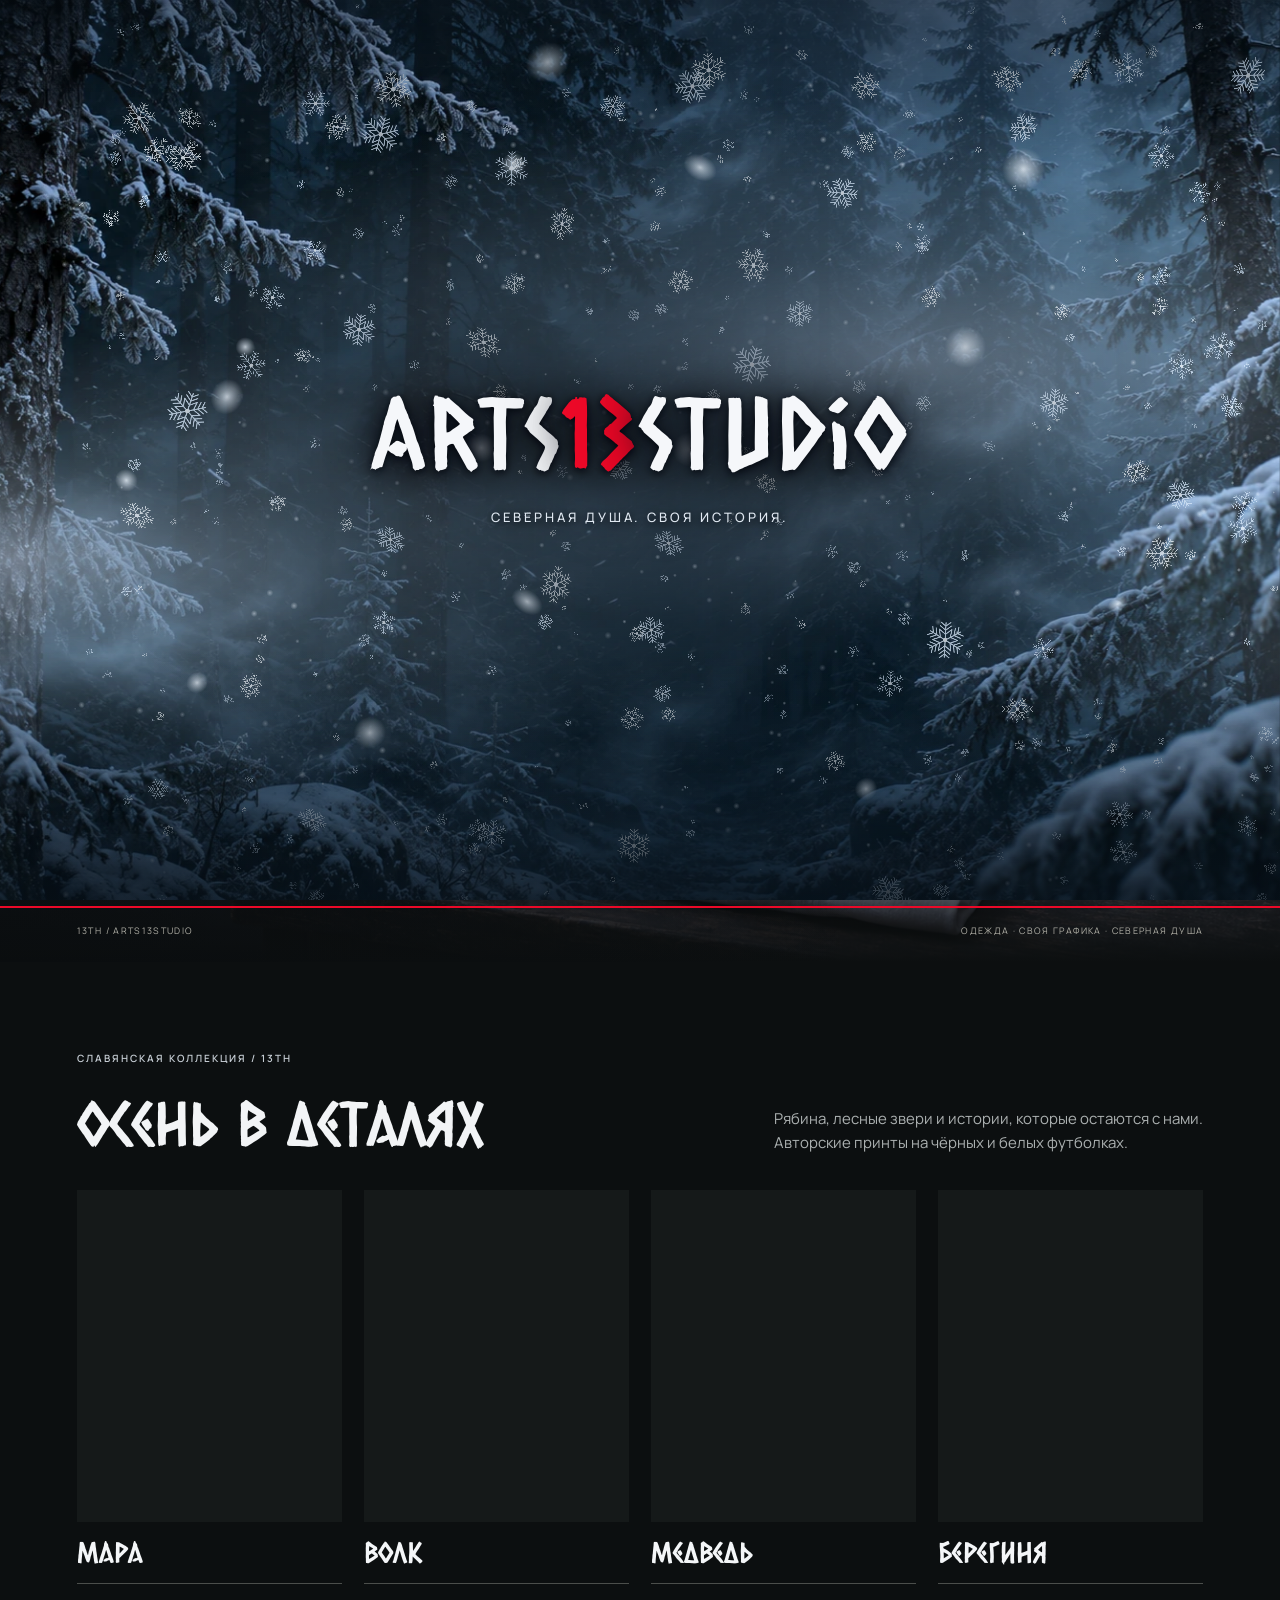
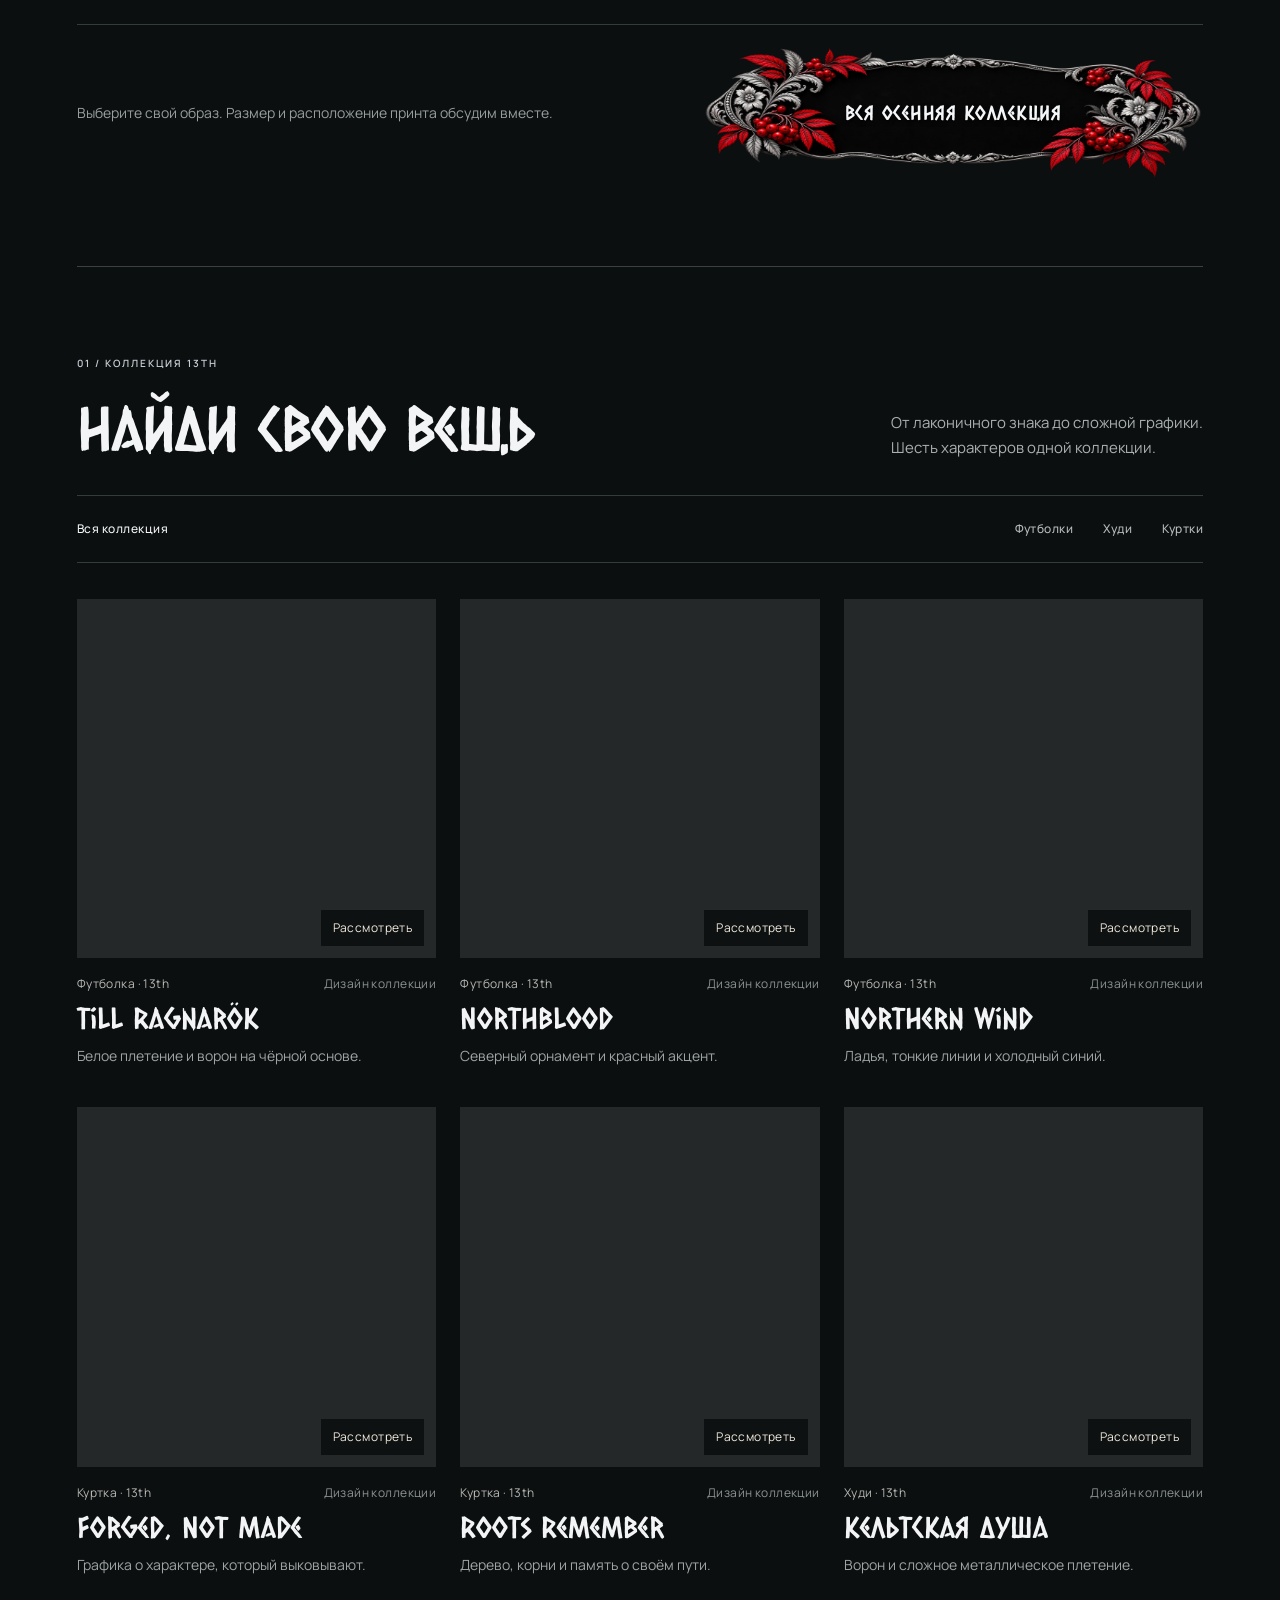
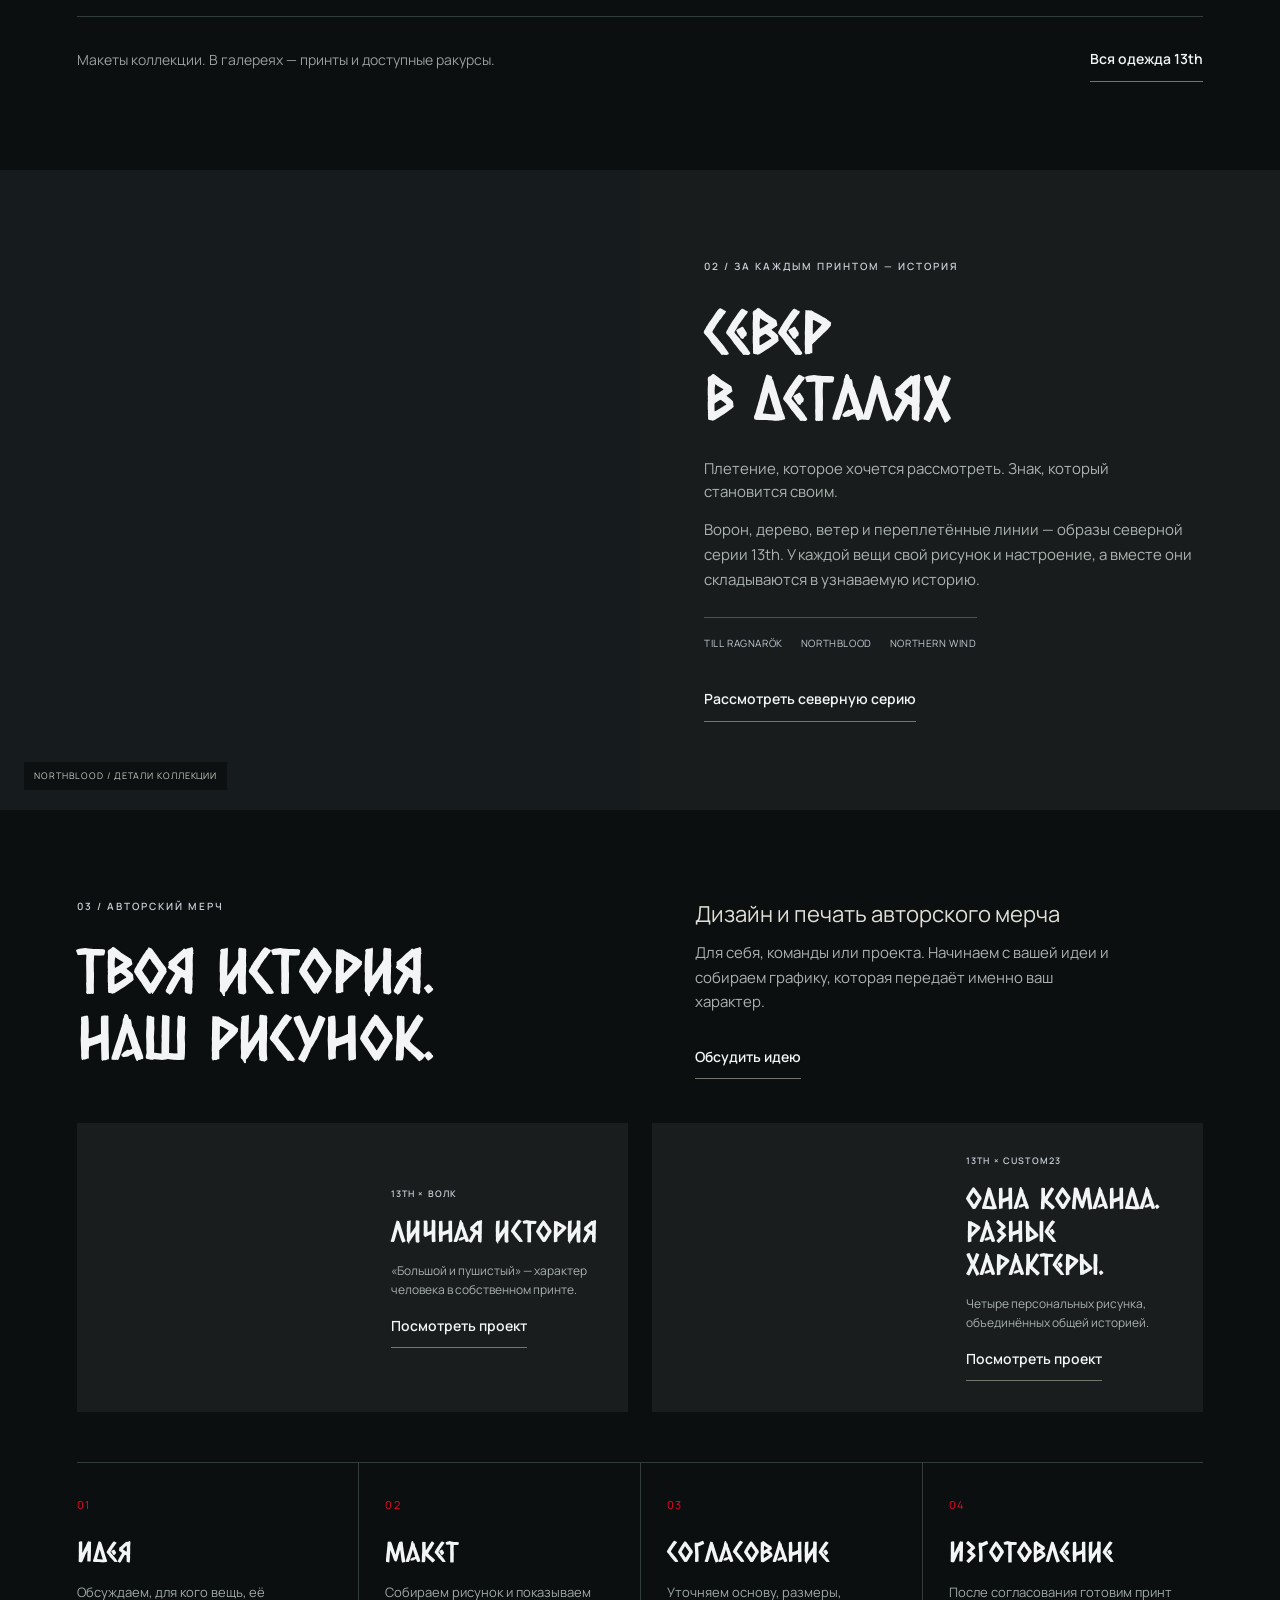
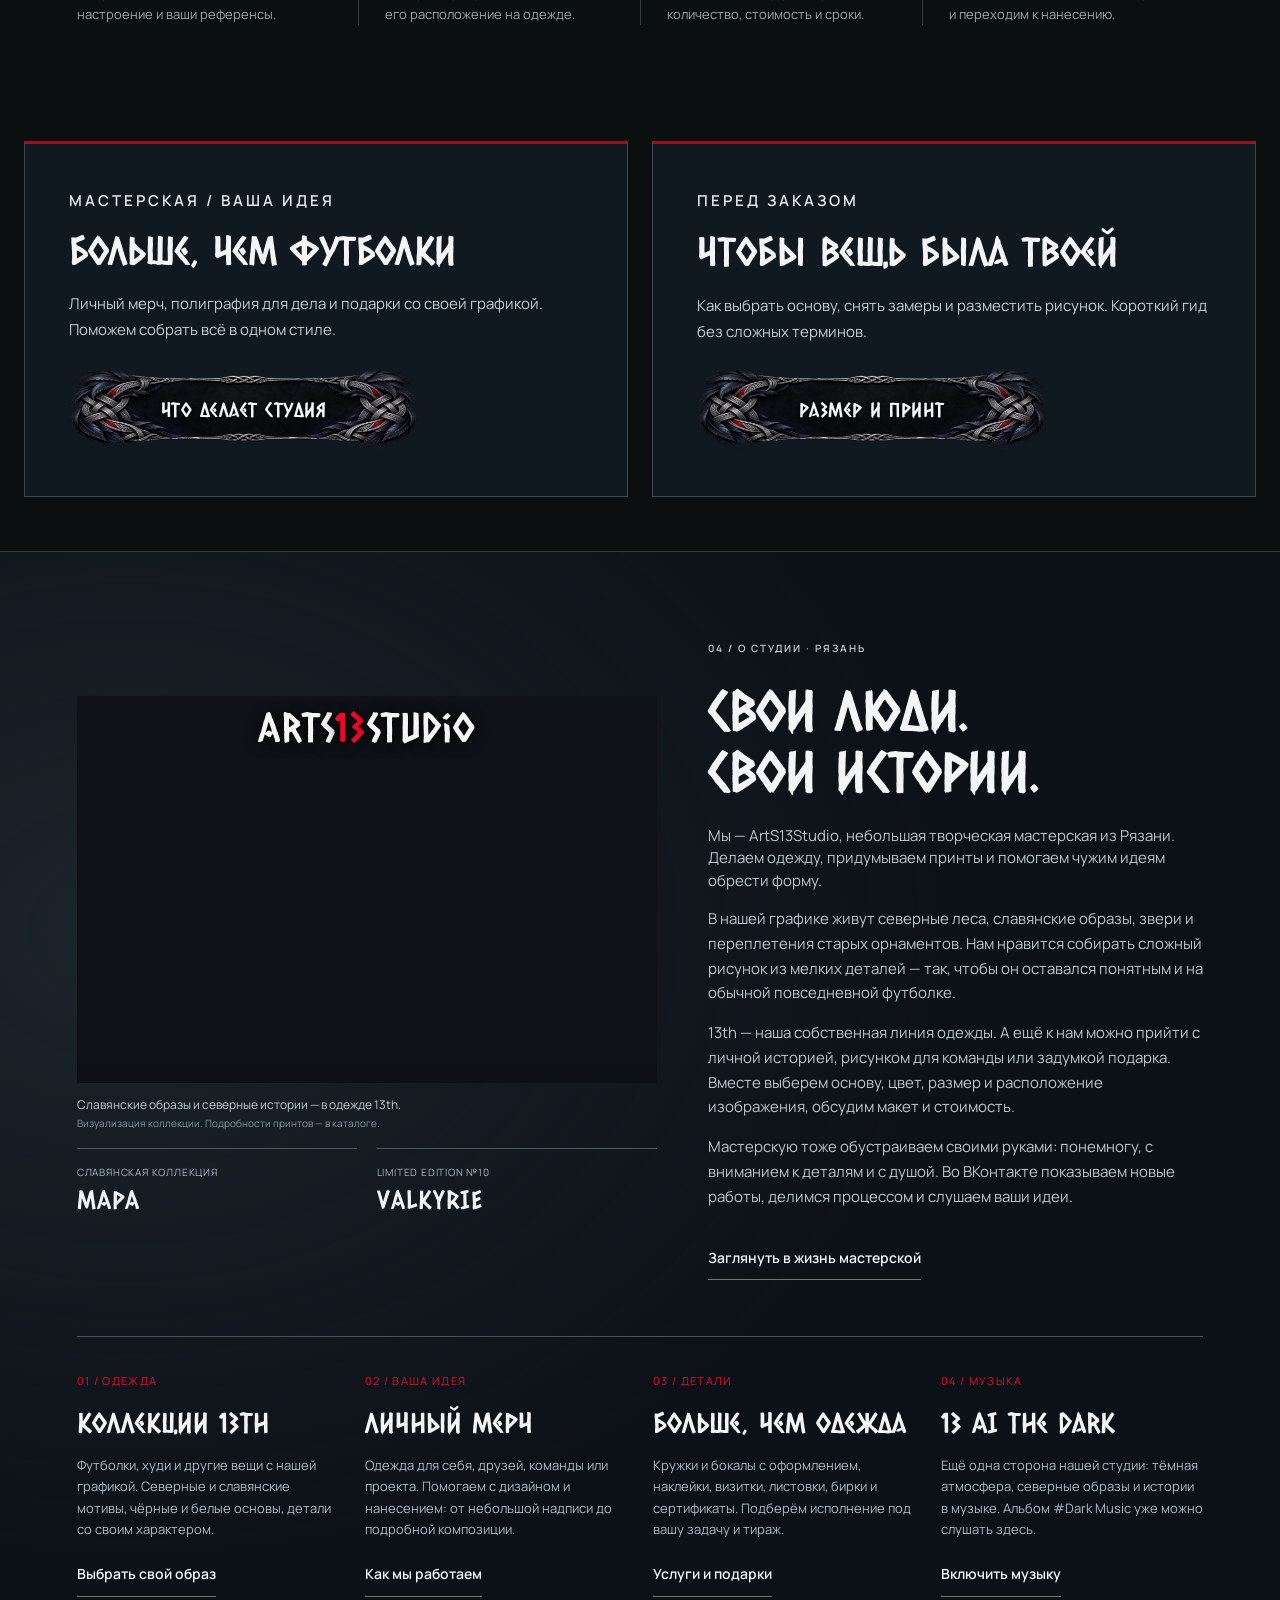
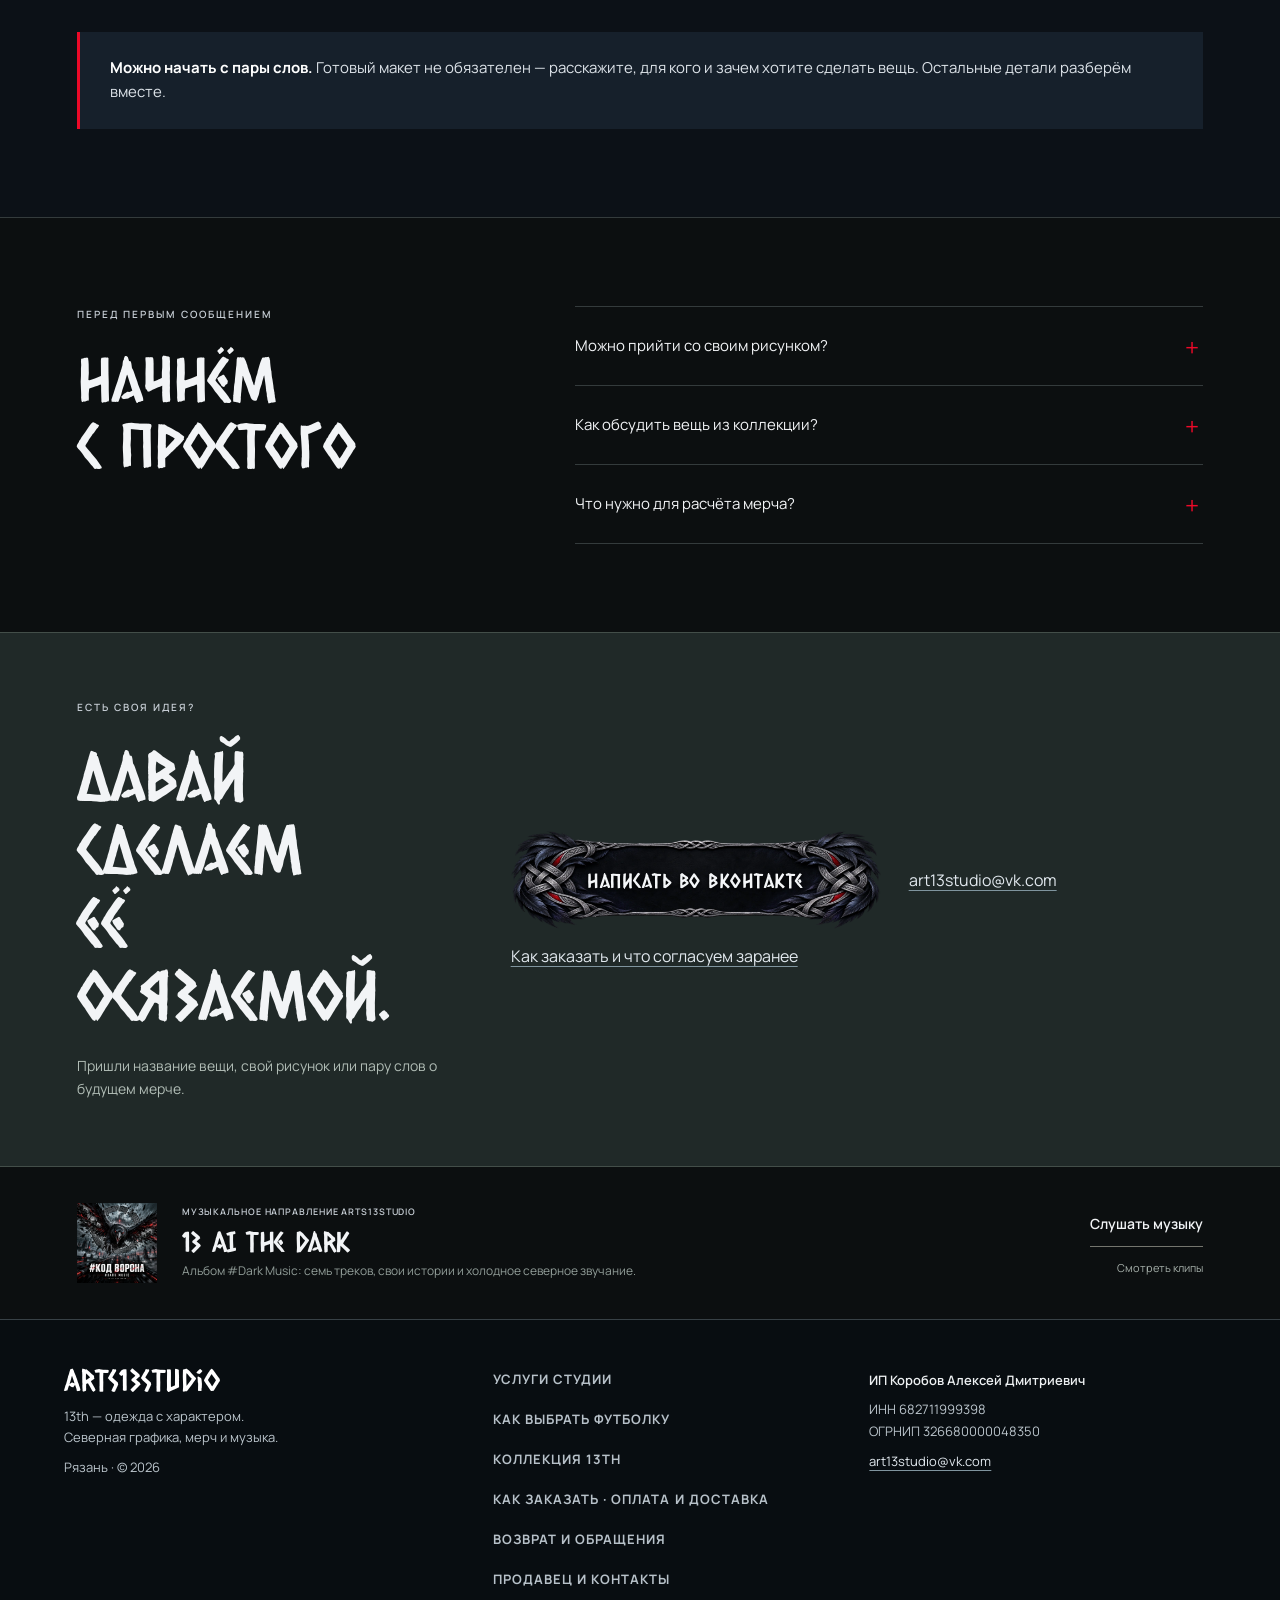
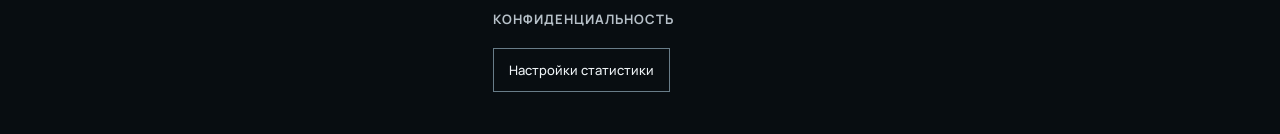
<file: index.html>
<!doctype html>
<html lang="ru">
  <head>
    <meta charset="utf-8" />
    <meta name="viewport" content="width=device-width, initial-scale=1" />
    <title>13th — авторская одежда и мерч | ArtS13Studio</title>
    <meta name="description" content="13th — бренд авторской одежды ArtS13Studio. Футболки, худи, куртки с собственной графикой. Дизайн и печать мерча для людей, команд и проектов. Рязань." />
    <meta name="robots" content="index, follow, max-image-preview:large" />
    <meta name="theme-color" content="#07090b" />
    <link rel="canonical" href="https://arts13studio.github.io/" />
    <link rel="alternate" hreflang="ru" href="https://arts13studio.github.io/" />
    <meta property="og:type" content="website" />
    <meta property="og:locale" content="ru_RU" />
    <meta property="og:site_name" content="ArtS13Studio" />
    <meta property="og:title" content="13th — одежда с характером | ArtS13Studio" />
    <meta property="og:description" content="Авторская одежда 13th, северная графика и совместные истории. Дизайн и печать своего мерча в ArtS13Studio." />
    <meta property="og:url" content="https://arts13studio.github.io/" />
    <meta property="og:image" content="https://arts13studio.github.io/assets/clothing/lookbook/hero-atelier-autumn.webp?v=20261110-info1" />
    <meta property="og:image:alt" content="Одежда и северные детали мастерской ArtS13Studio" />
    <meta name="twitter:card" content="summary_large_image" />
    <meta name="twitter:title" content="13th — авторская одежда и мерч | ArtS13Studio" />
    <meta name="twitter:description" content="Одежда с собственной графикой, дизайн и печать авторского мерча в Рязани." />
    <meta name="twitter:image" content="https://arts13studio.github.io/assets/clothing/lookbook/hero-atelier-autumn.webp?v=20261110-info1" />
    <link rel="icon" href="assets/favicon.svg" />
    <link rel="preload" href="assets/fonts/CaesarDressingCyrillic.woff2" as="font" type="font/woff2" crossorigin />
    <link rel="stylesheet" href="assets/styles.css?v=20261115-2" />
    <link rel="stylesheet" href="assets/studio-navigation.css?v=20261111-nav1" />
    <link rel="stylesheet" href="assets/home-brand.css?v=20261119-polish2" />
    <script src="assets/studio-navigation.js?v=20261115-4" defer></script>
    <script type="application/ld+json">
      {
        "@context": "https://schema.org",
        "@graph": [
          {
            "@type": "Organization",
            "@id": "https://arts13studio.github.io/#organization",
            "name": "ArtS13Studio",
            "legalName": "ИП Коробов Алексей Дмитриевич",
            "taxID": "682711999398",
            "email": "art13studio@vk.com",
            "url": "https://arts13studio.github.io/",
            "logo": "https://arts13studio.github.io/assets/brand/arts13-approved.webp",
            "description": "ArtS13Studio — авторская студия из Рязани. Бренд одежды 13th, дизайн и печать мерча, коллаборации и музыкальный проект 13 AI the Dark.",
            "address": { "@type": "PostalAddress", "addressLocality": "Рязань", "addressCountry": "RU" },
            "sameAs": ["https://vk.ru/arts13studio", "https://www.youtube.com/@13AitheDark"]
          },
          {
            "@type": "WebSite",
            "@id": "https://arts13studio.github.io/#website",
            "url": "https://arts13studio.github.io/",
            "name": "ArtS13Studio",
            "inLanguage": "ru-RU",
            "publisher": { "@id": "https://arts13studio.github.io/#organization" }
          }
        ]
      }
    </script>
    <link rel="stylesheet" href="assets/studio-finish.css?v=20261119-polish2" />
    <link rel="stylesheet" href="./assets/studio-service.css?v=20261111-nav1" />
  <script src="assets/studio-analytics.js?v=20261115-4" defer></script><link rel="stylesheet" href="assets/studio-refinement.css?v=20261119-polish2" /><link rel="stylesheet" href="assets/northern-entry.css?v=20261119-6" />
    <link rel="stylesheet" href="assets/studio-atmosphere.css?v=20261115-2" />
    <script src="assets/snowfall.js?v=20261115-4"></script>
    <script src="assets/northern-entry.js?v=20261119-6"></script>
  <link rel="stylesheet" href="assets/player-dock.css?v=20261119-mobile1" />
    <script src="assets/player-navigation.js?v=20261115-4" defer></script>
    <script src="assets/player.js?v=20261119-mobile1" defer></script>
</head>
  <body class="brand-home">
    <a class="studio-skip-link" href="#main-content">К содержимому</a>
    <header class="studio-header">
        <a class="studio-logo" href="./" aria-label="ArtS13Studio — на главную"><img src="assets/raven-brand-mark.png" width="42" height="42" alt="" /><span><strong>ArtS<span>13</span>Studio</strong><small>Авторская студия · Рязань</small></span></a>
        <nav class="studio-desktop-nav" aria-label="Основная навигация">
          <a href="clothing/">Коллекция 13th</a>
          <a href="services/">Услуги</a>
          <a href="collaborations/">Коллаборации</a>
          <a href="#about">О студии</a>
        </nav>
        <a class="studio-music-link" href="music/">Музыка</a>
        <a class="studio-contact-link" href="#contacts">Обсудить идею</a>
        <details class="studio-mobile-menu">
          <summary>Меню <span aria-hidden="true">＋</span></summary>
          <nav aria-label="Мобильная навигация">
            <a href="clothing/">Коллекция 13th</a>
          <a href="services/">Услуги</a>
          <a href="collaborations/">Коллаборации</a>
          <a href="#about">О студии</a>
            <a href="#contacts">Обсудить идею</a>
            <a href="music/">Музыка 13 AI the Dark</a>
            <a href="video/">Клипы</a>
          <a href="./guide/">Как выбрать футболку</a><a href="./order/">Как заказать</a><a href="./contacts/">Контакты и реквизиты</a></nav>
        </details>
      </header>
    <main id="main-content">
      <section class="brand-hero" id="top" aria-labelledby="brand-title">
        <img class="brand-hero-image" src="assets/clothing/lookbook/hero-atelier-autumn.webp?v=20261110-info1" width="1672" height="941" alt="Чёрные и белые футболки, рисунки и ветви рябины в мастерской" fetchpriority="high" />
        <div class="brand-hero-copy">
          <p class="brand-eyebrow">Авторская одежда ArtS13Studio</p>
          <h1 id="brand-title"><span class="brand-wordmark">13<span>th</span></span><span class="brand-hero-title">Одежда<br />с характером</span></h1>
          <p class="brand-hero-description">Своя графика. Северные образы.<br />Вещи, в которых узнаёшь себя.</p>
          <div class="brand-actions"><a class="brand-button brand-button-light" href="clothing/?type=autumn#collection"><span class="autumn-button-label">Осенняя коллекция</span></a><a class="brand-text-link" href="#merch">Обсудить свой мерч</a></div>
        </div>
        <div class="brand-hero-caption"><span>13th / ArtS13Studio</span><span>Одежда · Своя графика · Северная душа</span></div>
      </section>

      <section class="brand-section autumn-home" id="autumn" aria-labelledby="autumn-title"><div class="brand-section-heading"><div><p class="brand-eyebrow">Славянская коллекция / 13th</p><h2 id="autumn-title">Осень в деталях</h2></div><p>Рябина, лесные звери и истории, которые остаются с нами.<br />Авторские принты на чёрных и белых футболках.</p></div><div class="autumn-picks"><a class="autumn-pick" href="clothing/?type=autumn#autumn-mara"><img src="assets/clothing/autumn/mara-front.webp" width="1200" height="1500" alt="Футболка «Мара» с принтом на груди" loading="lazy" decoding="async" /><h3>Мара</h3></a><a class="autumn-pick" href="clothing/?type=autumn#autumn-volk"><img src="assets/clothing/autumn/volk-front.webp" width="1200" height="1500" alt="Футболка «Волк» с принтом на груди" loading="lazy" decoding="async" /><h3>Волк</h3></a><a class="autumn-pick" href="clothing/?type=autumn#autumn-medved"><img src="assets/clothing/autumn/medved-front.webp" width="1200" height="1500" alt="Футболка «Медведь» с принтом на груди" loading="lazy" decoding="async" /><h3>Медведь</h3></a><a class="autumn-pick" href="clothing/?type=autumn#autumn-bereginya"><img src="assets/clothing/autumn/bereginya-front.webp" width="1200" height="1500" alt="Футболка «Берегиня» с принтом на груди" loading="lazy" decoding="async" /><h3>Берегиня</h3></a></div><div class="brand-section-bottom"><p>Выберите свой образ. Размер и расположение принта обсудим вместе.</p><a class="brand-button" href="clothing/?type=autumn#collection"><span class="autumn-button-label">Вся осенняя коллекция</span></a></div></section>
      <section class="brand-section brand-selection" id="clothing" aria-labelledby="selection-title">
        <div class="brand-section-heading"><div><p class="brand-eyebrow">01 / Коллекция 13th</p><h2 id="selection-title">Найди свою вещь</h2></div><p>От лаконичного знака до сложной графики.<br />Шесть характеров одной коллекции.</p></div>
        <nav class="brand-categories" aria-label="Категории одежды"><a href="clothing/#collection">Вся коллекция</a><a href="clothing/?type=tshirts#collection">Футболки</a><a href="clothing/?type=hoodies#collection">Худи</a><a href="clothing/?type=jackets#collection">Куртки</a></nav>
        <div class="wear-picks"><article class="wear-pick">
            <a href="clothing/#item-06" aria-label="Рассмотреть Till Ragnarök">
              <div class="wear-pick-image"><img src="assets/clothing/lookbook/till-original.webp" width="1000" height="1000" alt="Футболка 13th Till Ragnarök, макет спереди и сзади" loading="lazy" decoding="async" /><span class="wear-pick-open" aria-hidden="true">Рассмотреть</span></div>
              <div class="wear-pick-label"><span>Футболка · 13th</span><span>Дизайн коллекции</span></div>
              <h3>Till Ragnarök</h3><p>Белое плетение и ворон на чёрной основе.</p>
            </a>
          </article>
          <article class="wear-pick">
            <a href="clothing/#item-07" aria-label="Рассмотреть Northblood">
              <div class="wear-pick-image"><img src="assets/clothing/lookbook/northblood-original.webp" width="1000" height="1000" alt="Футболка 13th Northblood, макет спереди и сзади" loading="lazy" decoding="async" /><span class="wear-pick-open" aria-hidden="true">Рассмотреть</span></div>
              <div class="wear-pick-label"><span>Футболка · 13th</span><span>Дизайн коллекции</span></div>
              <h3>Northblood</h3><p>Северный орнамент и красный акцент.</p>
            </a>
          </article>
          <article class="wear-pick">
            <a href="clothing/#item-08" aria-label="Рассмотреть Northern Wind">
              <div class="wear-pick-image"><img src="assets/clothing/lookbook/northern-wind-original.webp" width="1000" height="1000" alt="Футболка 13th Northern Wind, макет спереди и сзади" loading="lazy" decoding="async" /><span class="wear-pick-open" aria-hidden="true">Рассмотреть</span></div>
              <div class="wear-pick-label"><span>Футболка · 13th</span><span>Дизайн коллекции</span></div>
              <h3>Northern Wind</h3><p>Ладья, тонкие линии и холодный синий.</p>
            </a>
          </article>
          <article class="wear-pick">
            <a href="clothing/#item-11" aria-label="Рассмотреть Forged, Not Made">
              <div class="wear-pick-image"><img src="assets/clothing/limited-11.webp" width="1000" height="1000" alt="Куртка 13th Forged, Not Made, макет спереди и сзади" loading="lazy" decoding="async" /><span class="wear-pick-open" aria-hidden="true">Рассмотреть</span></div>
              <div class="wear-pick-label"><span>Куртка · 13th</span><span>Дизайн коллекции</span></div>
              <h3>Forged, Not Made</h3><p>Графика о характере, который выковывают.</p>
            </a>
          </article>
          <article class="wear-pick">
            <a href="clothing/#item-12" aria-label="Рассмотреть Roots Remember">
              <div class="wear-pick-image"><img src="assets/clothing/limited-12.webp" width="1000" height="1000" alt="Куртка 13th Roots Remember, макет спереди и сзади" loading="lazy" decoding="async" /><span class="wear-pick-open" aria-hidden="true">Рассмотреть</span></div>
              <div class="wear-pick-label"><span>Куртка · 13th</span><span>Дизайн коллекции</span></div>
              <h3>Roots Remember</h3><p>Дерево, корни и память о своём пути.</p>
            </a>
          </article>
          <article class="wear-pick">
            <a href="clothing/#item-13" aria-label="Рассмотреть Кельтская душа">
              <div class="wear-pick-image"><img src="assets/clothing/limited-13.webp" width="1000" height="1000" alt="Худи 13th Кельтская душа, макет спереди и сзади" loading="lazy" decoding="async" /><span class="wear-pick-open" aria-hidden="true">Рассмотреть</span></div>
              <div class="wear-pick-label"><span>Худи · 13th</span><span>Дизайн коллекции</span></div>
              <h3>Кельтская душа</h3><p>Ворон и сложное металлическое плетение.</p>
            </a>
          </article></div>
        <div class="brand-section-bottom"><p>Макеты коллекции. В галереях — принты и доступные ракурсы.</p><a class="brand-text-link" href="clothing/">Вся одежда 13th</a></div>
      </section>

      <section class="brand-story" aria-labelledby="north-title">
        <figure class="brand-story-image"><img src="assets/clothing/limited-07.webp" width="1254" height="1254" alt="Northblood: исходный макет футболки спереди и сзади" loading="lazy" decoding="async" /><figcaption>Northblood / детали коллекции</figcaption></figure>
        <div class="brand-story-copy"><p class="brand-eyebrow">02 / За каждым принтом — история</p><h2 id="north-title">Север<br />в деталях</h2><p class="brand-lead">Плетение, которое хочется рассмотреть. Знак, который становится своим.</p><p>Ворон, дерево, ветер и переплетённые линии — образы северной серии 13th. У каждой вещи свой рисунок и настроение, а вместе они складываются в узнаваемую историю.</p><div class="brand-story-names"><span>Till Ragnarök</span><span>Northblood</span><span>Northern Wind</span></div><a class="brand-text-link" href="clothing/#story-north">Рассмотреть северную серию</a></div>
      </section>

      <section class="brand-section brand-merch" id="merch" aria-labelledby="merch-title">
        <div class="brand-section-heading"><div><p class="brand-eyebrow">03 / Авторский мерч</p><h2 id="merch-title">Твоя история.<br />Наш рисунок.</h2></div><div><p class="brand-lead">Дизайн и печать авторского мерча</p><p>Для себя, команды или проекта. Начинаем с вашей идеи и собираем графику, которая передаёт именно ваш характер.</p><a class="brand-text-link" href="#contacts">Обсудить идею</a></div></div>
        <div class="brand-collabs">
          <a class="brand-collab" href="collaborations/#wolf"><img src="assets/collaborations/wolf-big-and-fluffy.webp" width="1800" height="1800" alt="Макет личной футболки Волка «Большой и пушистый», две стороны" loading="lazy" decoding="async" /><div><p class="brand-eyebrow">13th × Волк</p><h3>Личная история</h3><p>«Большой и пушистый» — характер человека в собственном принте.</p><span class="brand-text-link">Посмотреть проект</span></div></a>
          <a class="brand-collab" href="collaborations/#custom23"><img src="assets/collaborations/custom23-shirt-01.webp" width="1800" height="1800" alt="Макет футболки Custom23 с автомобильной графикой, две стороны" loading="lazy" decoding="async" /><div><p class="brand-eyebrow">13th × Custom23</p><h3>Одна команда.<br />Разные характеры.</h3><p>Четыре персональных рисунка, объединённых общей историей.</p><span class="brand-text-link">Посмотреть проект</span></div></a>
        </div>
        <ol class="brand-process" aria-label="Как создаётся мерч"><li><span>01</span><h3>Идея</h3><p>Обсуждаем, для кого вещь, её настроение и ваши референсы.</p></li><li><span>02</span><h3>Макет</h3><p>Собираем рисунок и показываем его расположение на одежде.</p></li><li><span>03</span><h3>Согласование</h3><p>Уточняем основу, размеры, количество, стоимость и сроки.</p></li><li><span>04</span><h3>Изготовление</h3><p>После согласования готовим принт и переходим к нанесению.</p></li></ol>
      </section>

      <section class="studio-gateway brand-section" aria-labelledby="gateway-title">
 <div><p class="brand-eyebrow">Мастерская / Ваша идея</p><h2 id="gateway-title">Больше, чем футболки</h2><p>Личный мерч, полиграфия для дела и подарки со своей графикой. Поможем собрать всё в одном стиле.</p><a class="brand-button" href="services/">Что делает студия</a></div>
 <div class="gateway-guide"><p class="brand-eyebrow">Перед заказом</p><h3>Чтобы вещь была твоей</h3><p>Как выбрать основу, снять замеры и разместить рисунок. Короткий гид без сложных терминов.</p><a class="brand-button" href="guide/">Размер и принт</a></div>
</section>
<section class="brand-studio" id="about" aria-labelledby="studio-title">
        <div class="studio-story-grid">
          <figure class="studio-campaign">
            <div class="studio-campaign-visual">
              <picture><source media="(max-width: 700px)" srcset="assets/atmosphere/studio-mara-valkyrie-small.webp" /><img src="assets/atmosphere/studio-mara-valkyrie.webp" width="1536" height="1024" alt="Два образа 13th в мастерской: футболка «Мара» спереди и Limited Edition №10 с Валькирией на спине" loading="lazy" decoding="async" /></picture>
              <div class="studio-campaign-wordmark" aria-label="ArtS13Studio">ArtS<span>13</span>Studio</div>
            </div>
            <figcaption>Славянские образы и северные истории — в одежде 13th.<small>Визуализация коллекции. Подробности принтов — в каталоге.</small></figcaption>
            <nav class="studio-campaign-links" aria-label="Образы на фото">
              <a href="clothing/#autumn-mara"><small>Славянская коллекция</small><strong>Мара</strong></a>
              <a href="clothing/#item-10"><small>Limited Edition №10</small><strong>Valkyrie</strong></a>
            </nav>
          </figure>
          <div class="brand-studio-copy">
            <p class="brand-eyebrow">04 / О студии · Рязань</p>
            <h2 id="studio-title">Свои люди.<br />Свои истории.</h2>
            <p class="brand-lead">Мы — ArtS13Studio, небольшая творческая мастерская из Рязани. Делаем одежду, придумываем принты и помогаем чужим идеям обрести форму.</p>
            <p>В нашей графике живут северные леса, славянские образы, звери и переплетения старых орнаментов. Нам нравится собирать сложный рисунок из мелких деталей — так, чтобы он оставался понятным и на обычной повседневной футболке.</p>
            <p>13th — наша собственная линия одежды. А ещё к нам можно прийти с личной историей, рисунком для команды или задумкой подарка. Вместе выберем основу, цвет, размер и расположение изображения, обсудим макет и стоимость.</p>
            <p>Мастерскую тоже обустраиваем своими руками: понемногу, с вниманием к деталям и с душой. Во ВКонтакте показываем новые работы, делимся процессом и слушаем ваши идеи.</p>
            <a class="brand-text-link" href="https://vk.ru/arts13studio" target="_blank" rel="noreferrer">Заглянуть в жизнь мастерской</a>
          </div>
        </div>
        <div class="studio-directions">
          <article><span>01 / ОДЕЖДА</span><h3>Коллекции 13th</h3><p>Футболки, худи и другие вещи с нашей графикой. Северные и славянские мотивы, чёрные и белые основы, детали со своим характером.</p><a class="brand-text-link" href="clothing/">Выбрать свой образ</a></article>
          <article><span>02 / ВАША ИДЕЯ</span><h3>Личный мерч</h3><p>Одежда для себя, друзей, команды или проекта. Помогаем с дизайном и нанесением: от небольшой надписи до подробной композиции.</p><a class="brand-text-link" href="#merch">Как мы работаем</a></article>
          <article><span>03 / ДЕТАЛИ</span><h3>Больше, чем одежда</h3><p>Кружки и бокалы с оформлением, наклейки, визитки, листовки, бирки и сертификаты. Подберём исполнение под вашу задачу и тираж.</p><a class="brand-text-link" href="services/">Услуги и подарки</a></article>
          <article><span>04 / МУЗЫКА</span><h3>13 AI the Dark</h3><p>Ещё одна сторона нашей студии: тёмная атмосфера, северные образы и истории в музыке. Альбом #Dark Music уже можно слушать здесь.</p><a class="brand-text-link" href="music/#album-dark-music">Включить музыку</a></article>
        </div>
        <p class="studio-note"><strong>Можно начать с пары слов.</strong> Готовый макет не обязателен — расскажите, для кого и зачем хотите сделать вещь. Остальные детали разберём вместе.</p>
      </section>

      <section class="brand-section brand-questions" aria-labelledby="questions-title"><div><p class="brand-eyebrow">Перед первым сообщением</p><h2 id="questions-title">Начнём<br />с простого</h2></div><div class="brand-faq">
        <details><summary>Можно прийти со своим рисунком?<span aria-hidden="true">＋</span></summary><p>Да. Пришлите рисунок или референсы и расскажите, на какой вещи хотите его видеть. Посмотрим, что потребуется для подготовки макета к печати.</p></details>
        <details><summary>Как обсудить вещь из коллекции?<span aria-hidden="true">＋</span></summary><p>Откройте понравившуюся модель и напишите нам её название. Уточним возможность изготовления, основу, размер и расположение принта. Изображения в каталоге показывают дизайн; наличие и параметры обсуждаем отдельно.</p></details>
        <details><summary>Что нужно для расчёта мерча?<span aria-hidden="true">＋</span></summary><p>Расскажите о типе одежды, количестве вещей, рисунке и желаемом сроке. Если пока есть только идея, начнём с неё. Стоимость и сроки согласуем по конкретному проекту.</p></details>
      </div></section>

      <section class="brand-contact" id="contacts" aria-labelledby="contact-title"><div><p class="brand-eyebrow">Есть своя идея?</p><h2 id="contact-title">Давай сделаем<br />её осязаемой.</h2><p>Пришли название вещи, свой рисунок или пару слов о будущем мерче.</p></div><div class="service-contact-links"><a class="brand-button brand-button-light" href="https://vk.ru/arts13studio" target="_blank" rel="noreferrer">Написать во ВКонтакте</a><a class="service-inline-link" href="mailto:art13studio@vk.com">art13studio@vk.com</a><a class="service-inline-link" href="order/">Как заказать и что согласуем заранее</a></div></section>

      <section class="brand-sound" id="music" aria-labelledby="sound-title"><img src="assets/music/kod-vorona-cover.webp?v=20261110-info1" width="96" height="96" alt="Обложка «Кода ворона», 13 AI the Dark" loading="lazy" /><div><p class="brand-eyebrow">Музыкальное направление ArtS13Studio</p><h2 id="sound-title">13 AI the Dark</h2><p>Альбом #Dark Music: семь треков, свои истории и холодное северное звучание.</p></div><div class="brand-sound-links"><a class="brand-text-link" href="music/">Слушать музыку</a><a href="video/">Смотреть клипы</a></div></section>
    </main>
    <footer class="studio-footer">
      <div><a class="footer-wordmark" href="./">ArtS13Studio</a><p>13th — одежда с характером.<br />Северная графика, мерч и музыка.</p><p>Рязань · © 2026</p></div>
      <nav aria-label="Информация для посетителей"><a href="services/">Услуги студии</a><a href="guide/">Как выбрать футболку</a><a href="./clothing/">Коллекция 13th</a><a href="./order/">Как заказать · оплата и доставка</a><a href="./order/#returns">Возврат и обращения</a><a href="./contacts/">Продавец и контакты</a><a href="./privacy/">Конфиденциальность</a><button type="button" class="analytics-settings" data-analytics-settings hidden>Настройки статистики</button></nav>
      <div class="footer-legal"><p><strong>ИП Коробов Алексей Дмитриевич</strong></p><p>ИНН 682711999398<br />ОГРНИП 326680000048350</p><a class="service-inline-link" href="mailto:art13studio@vk.com">art13studio@vk.com</a></div>
    </footer>
  </body>
</html>
</file>
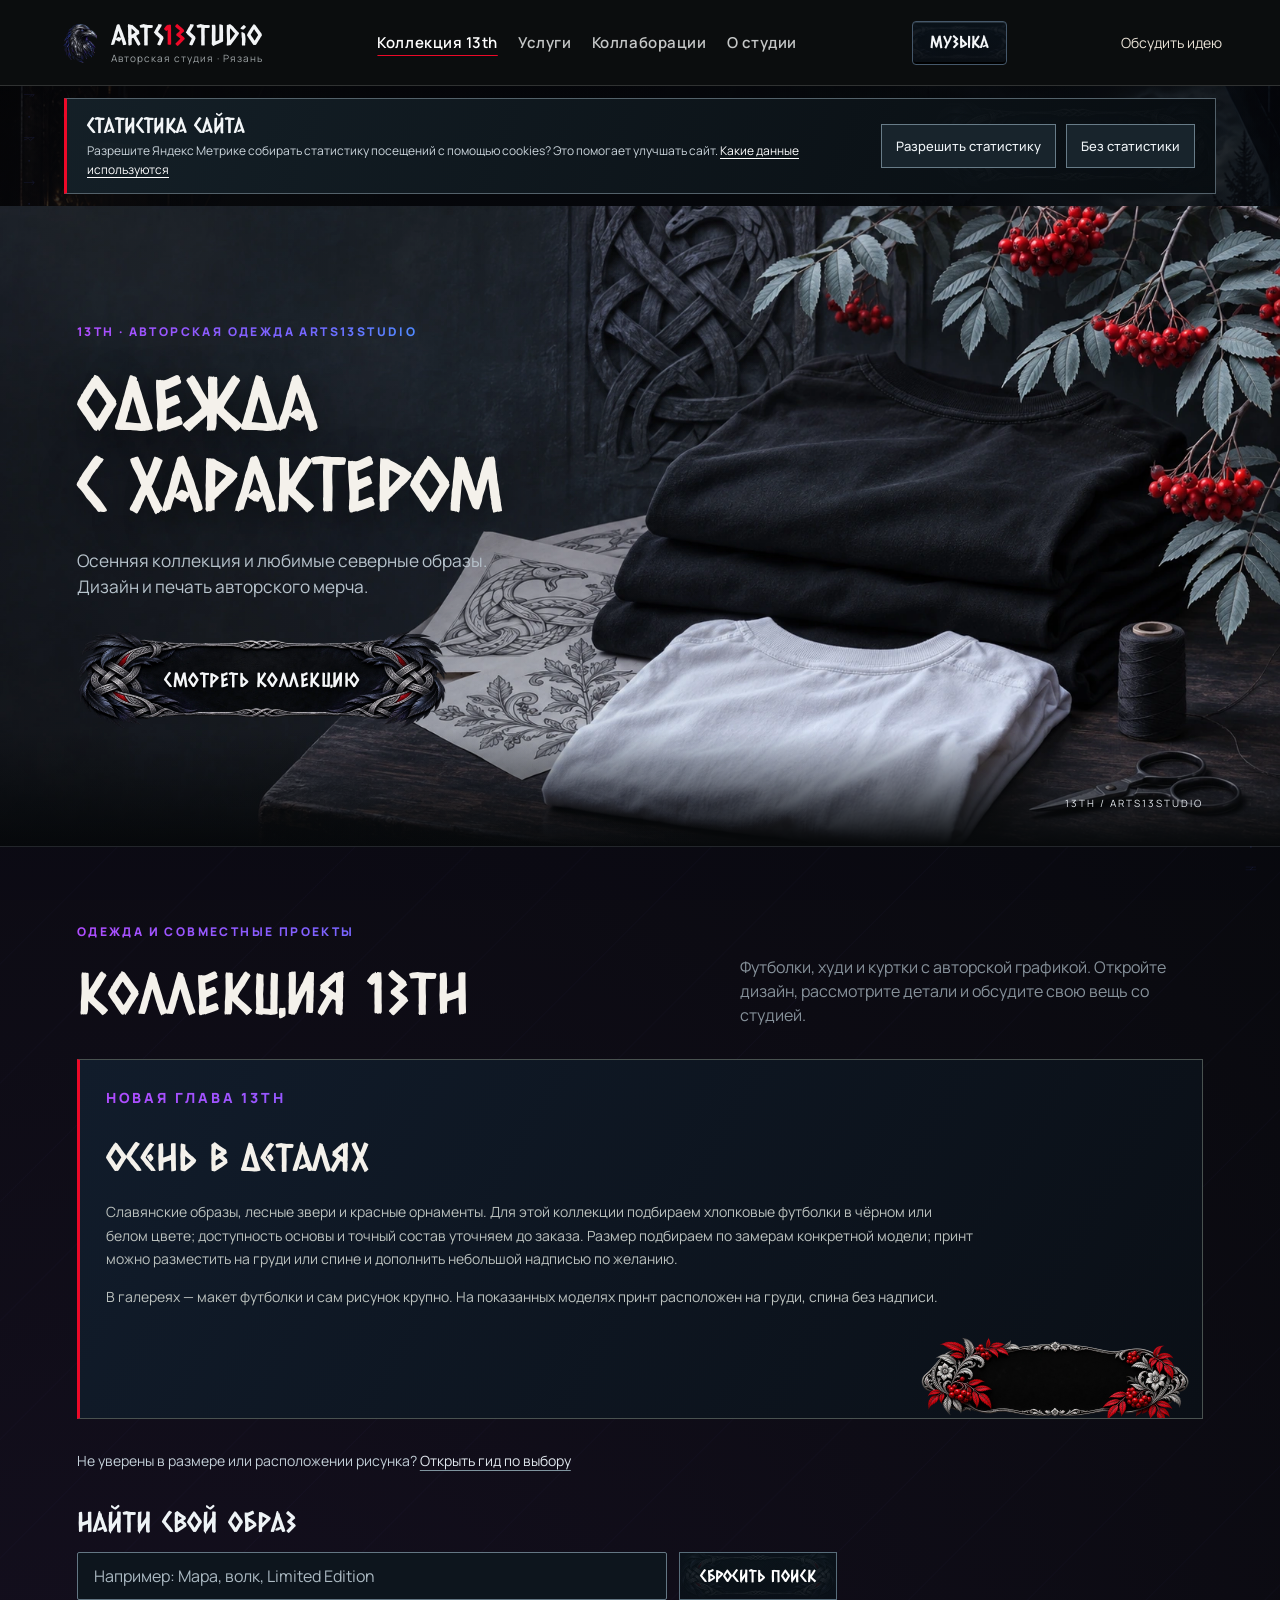
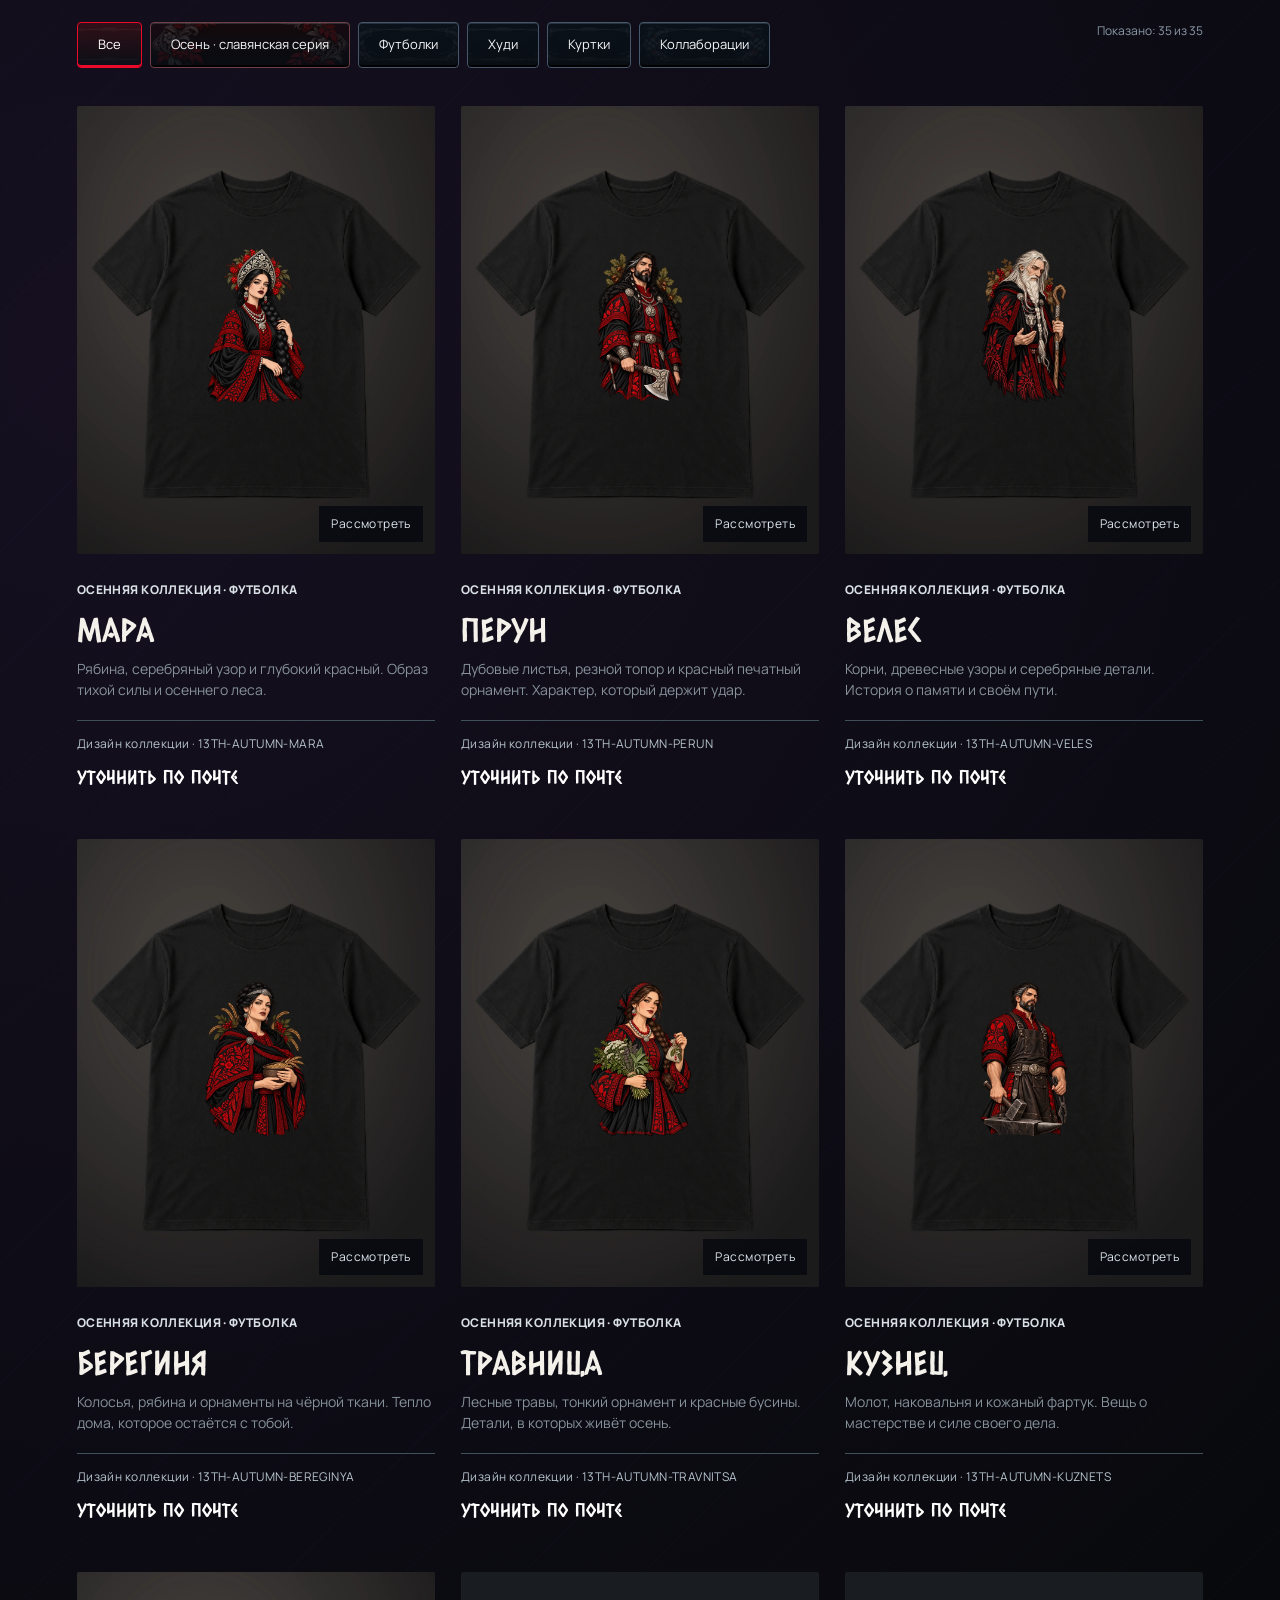
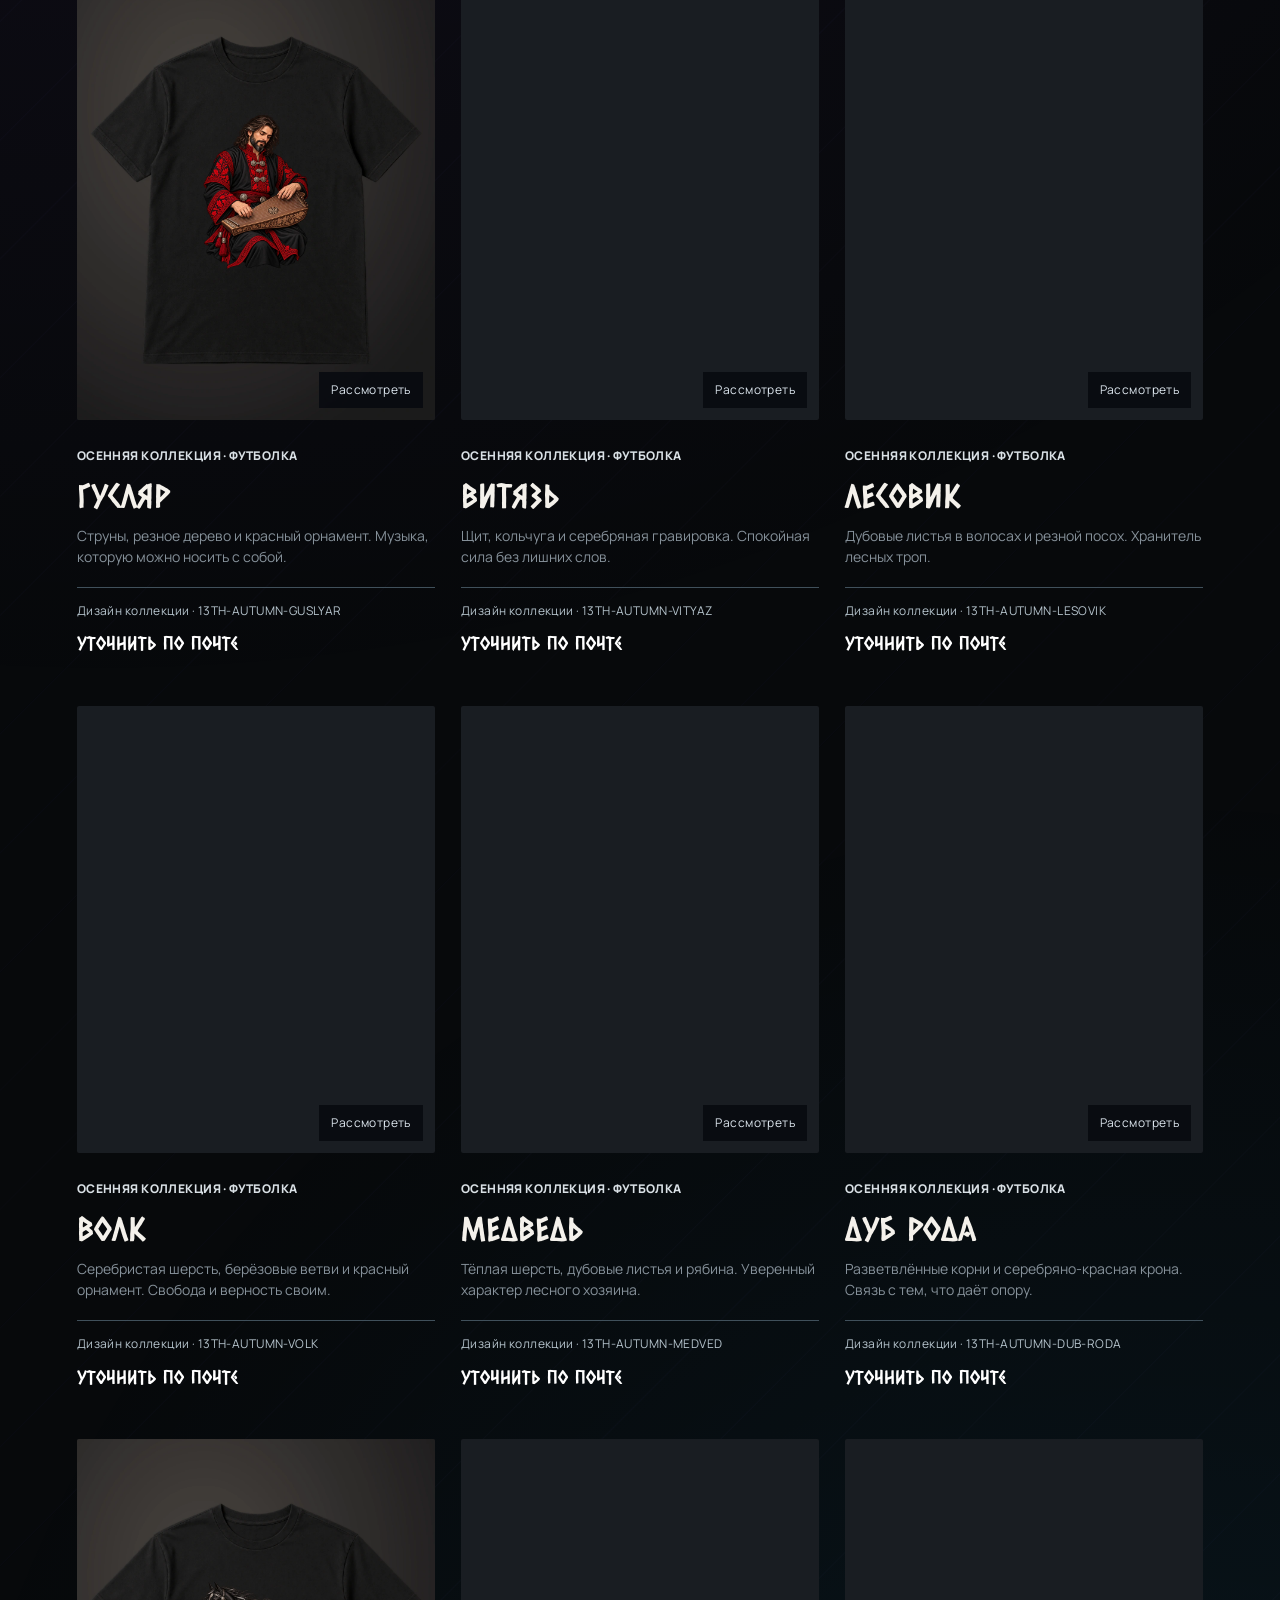
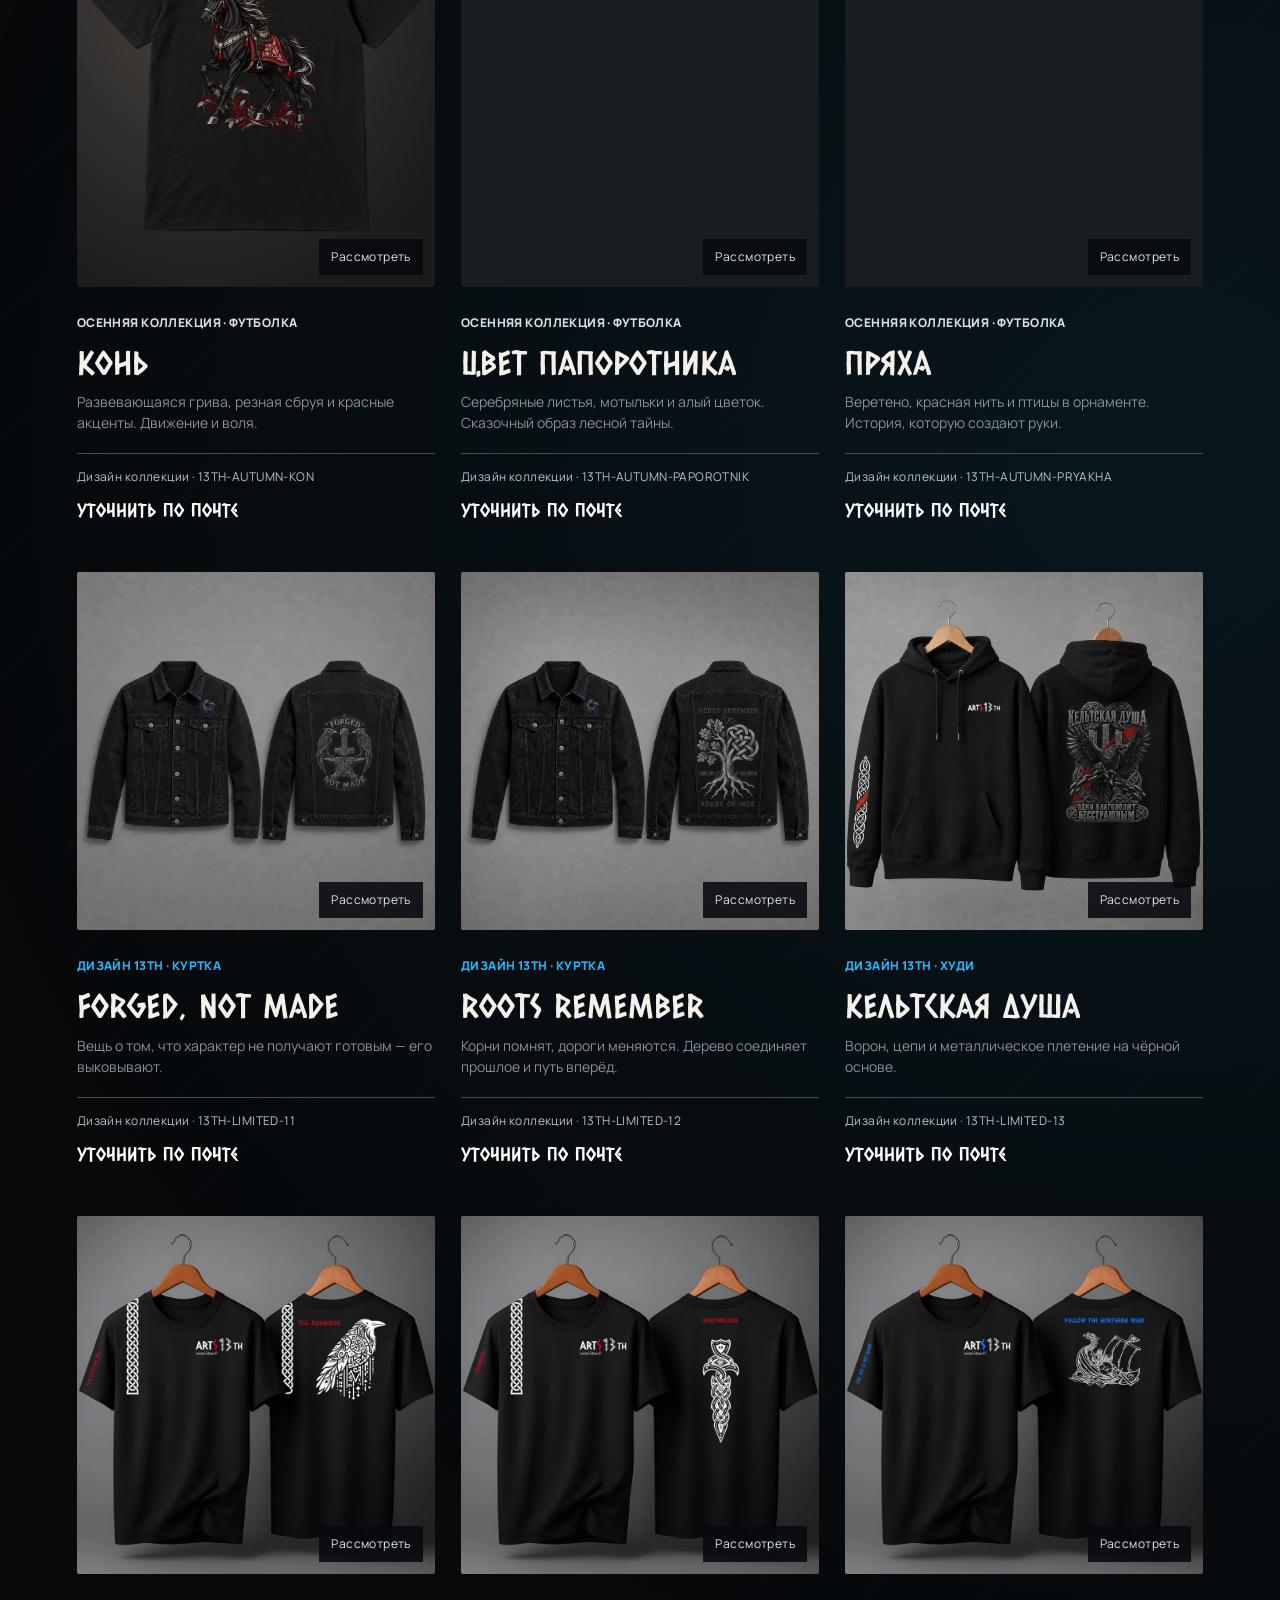
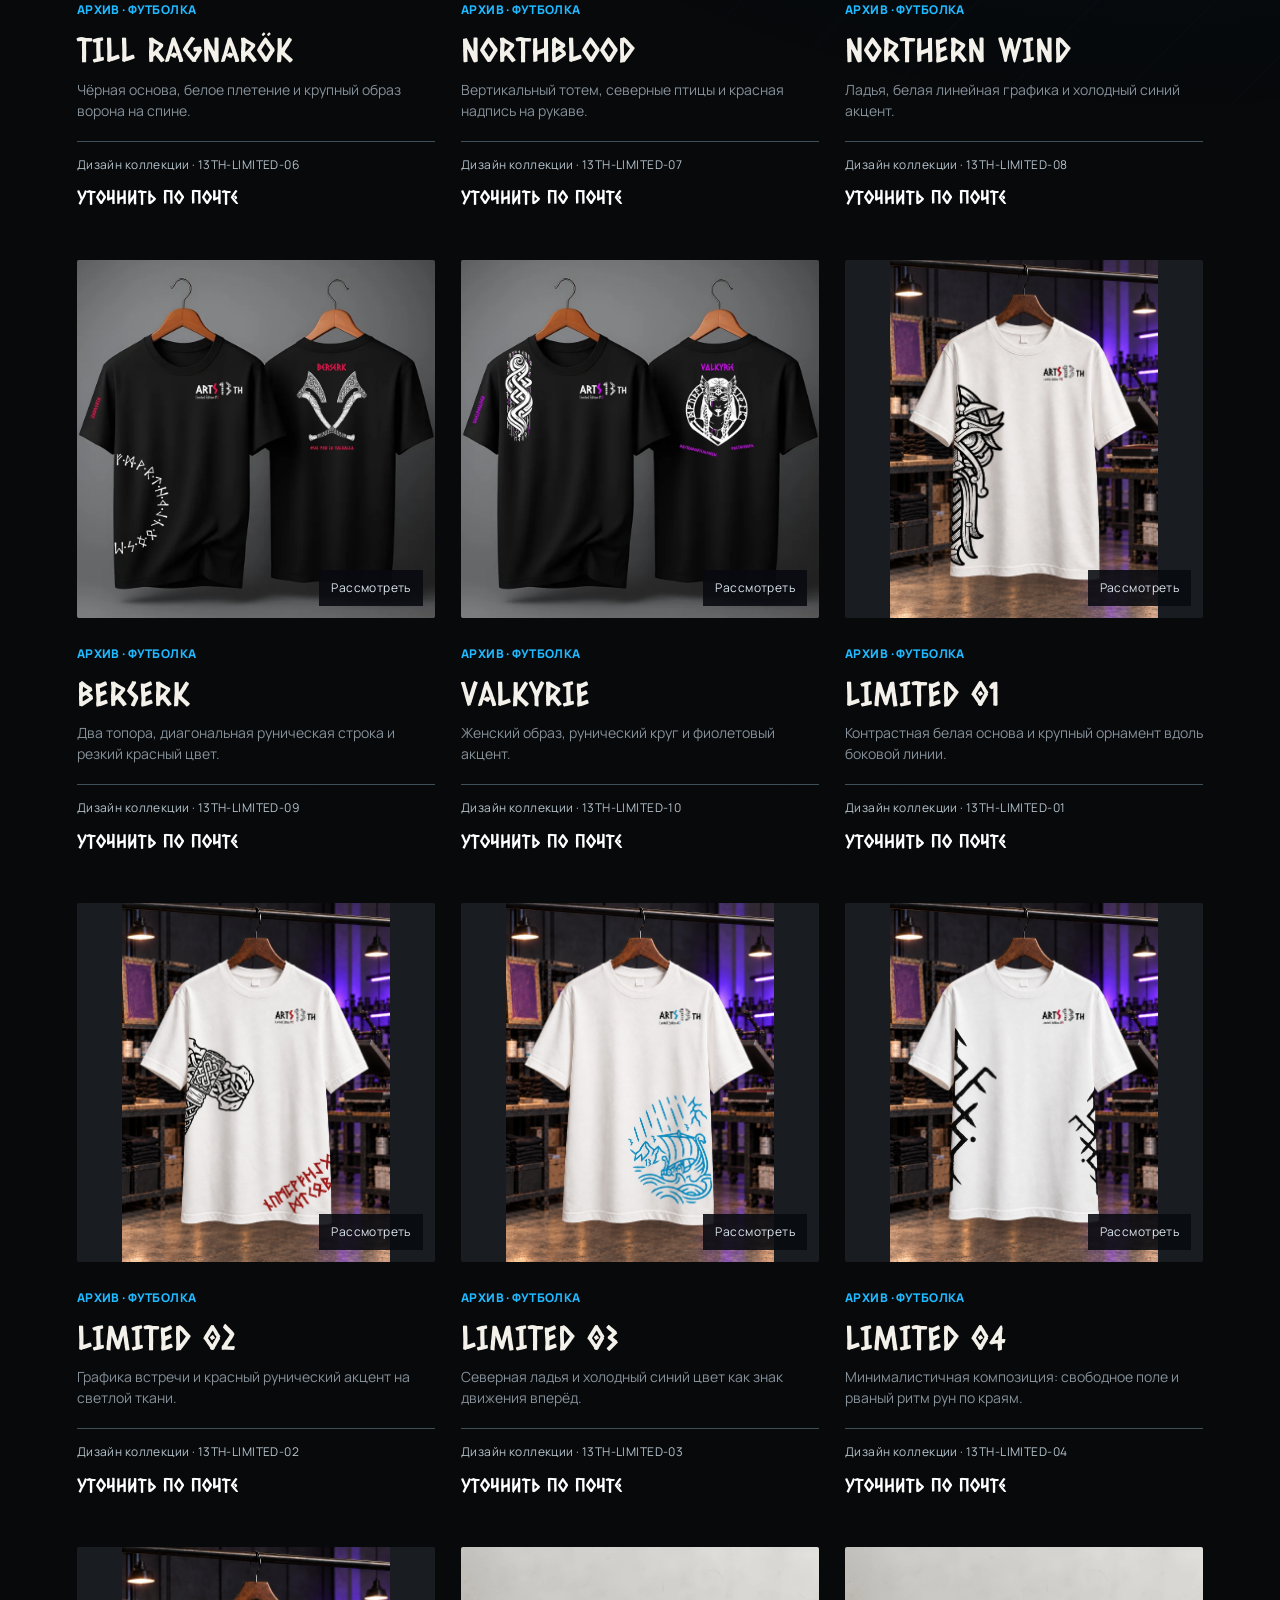
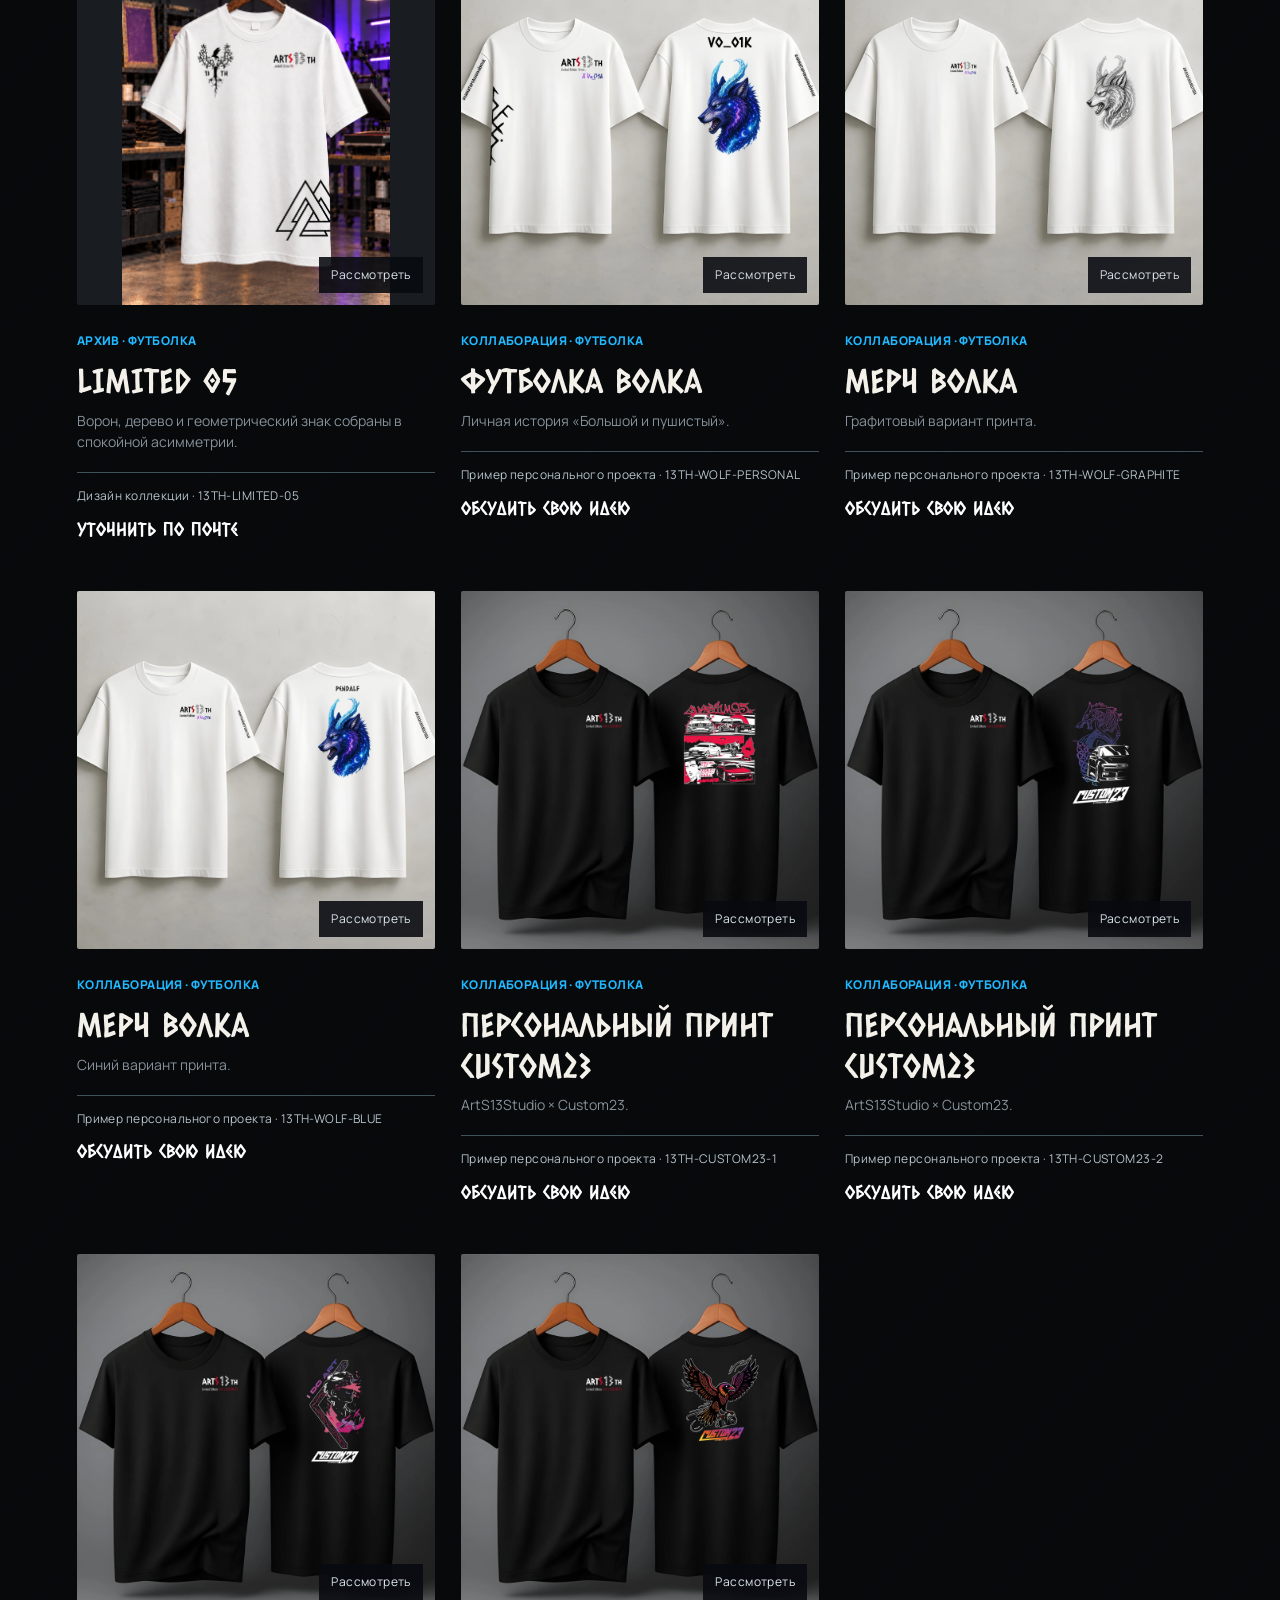
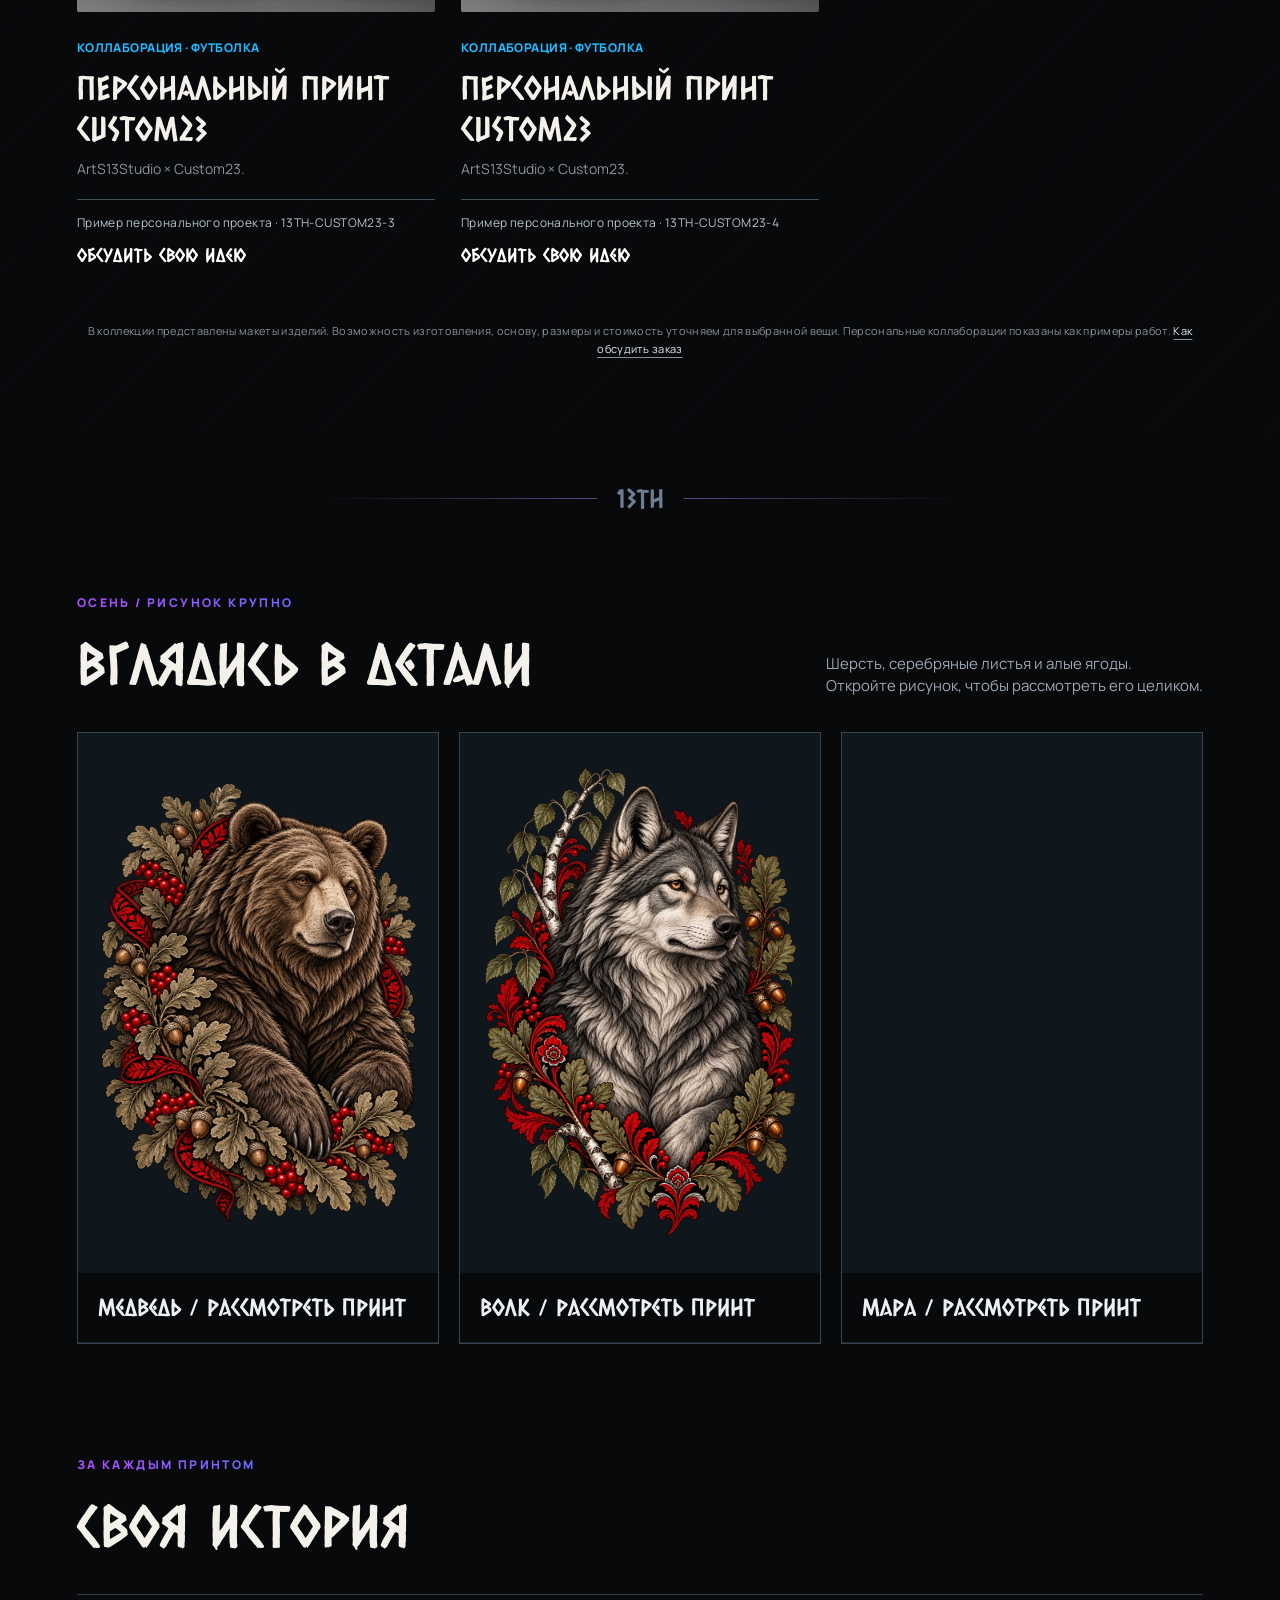
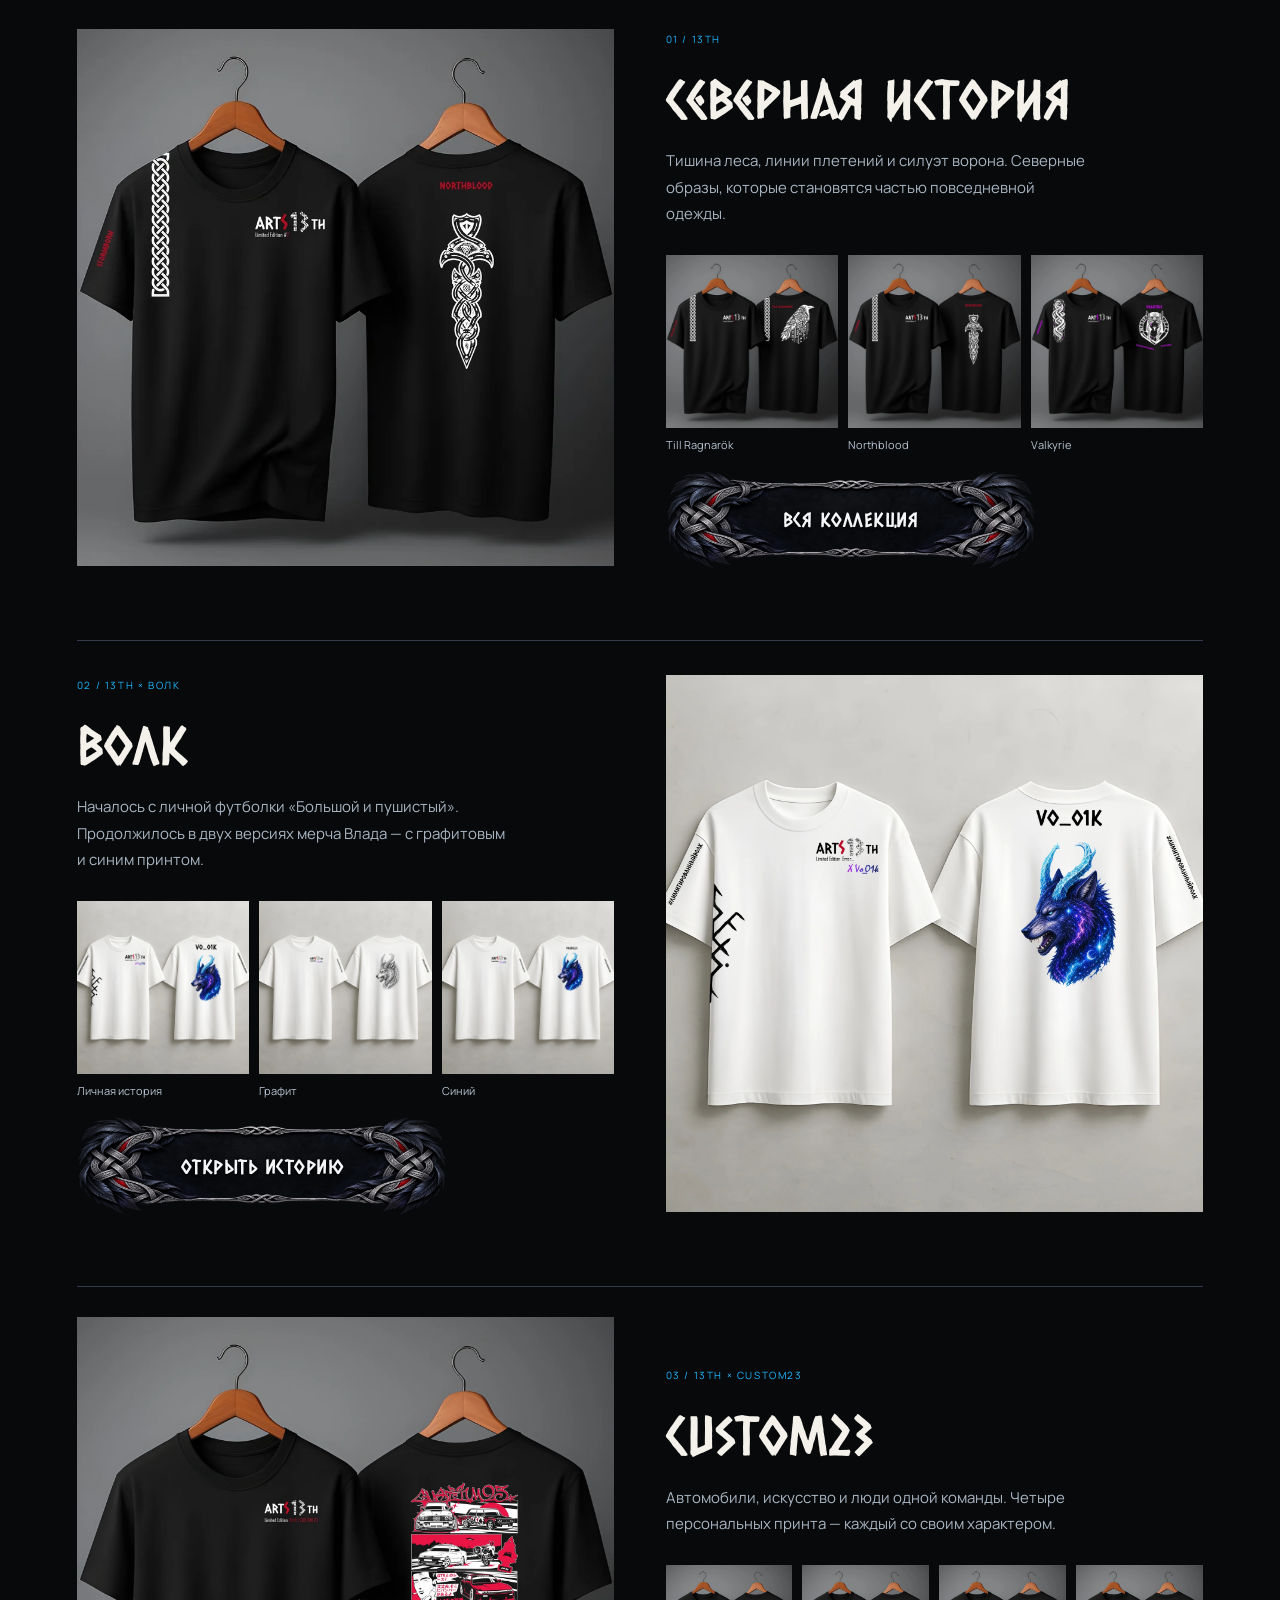
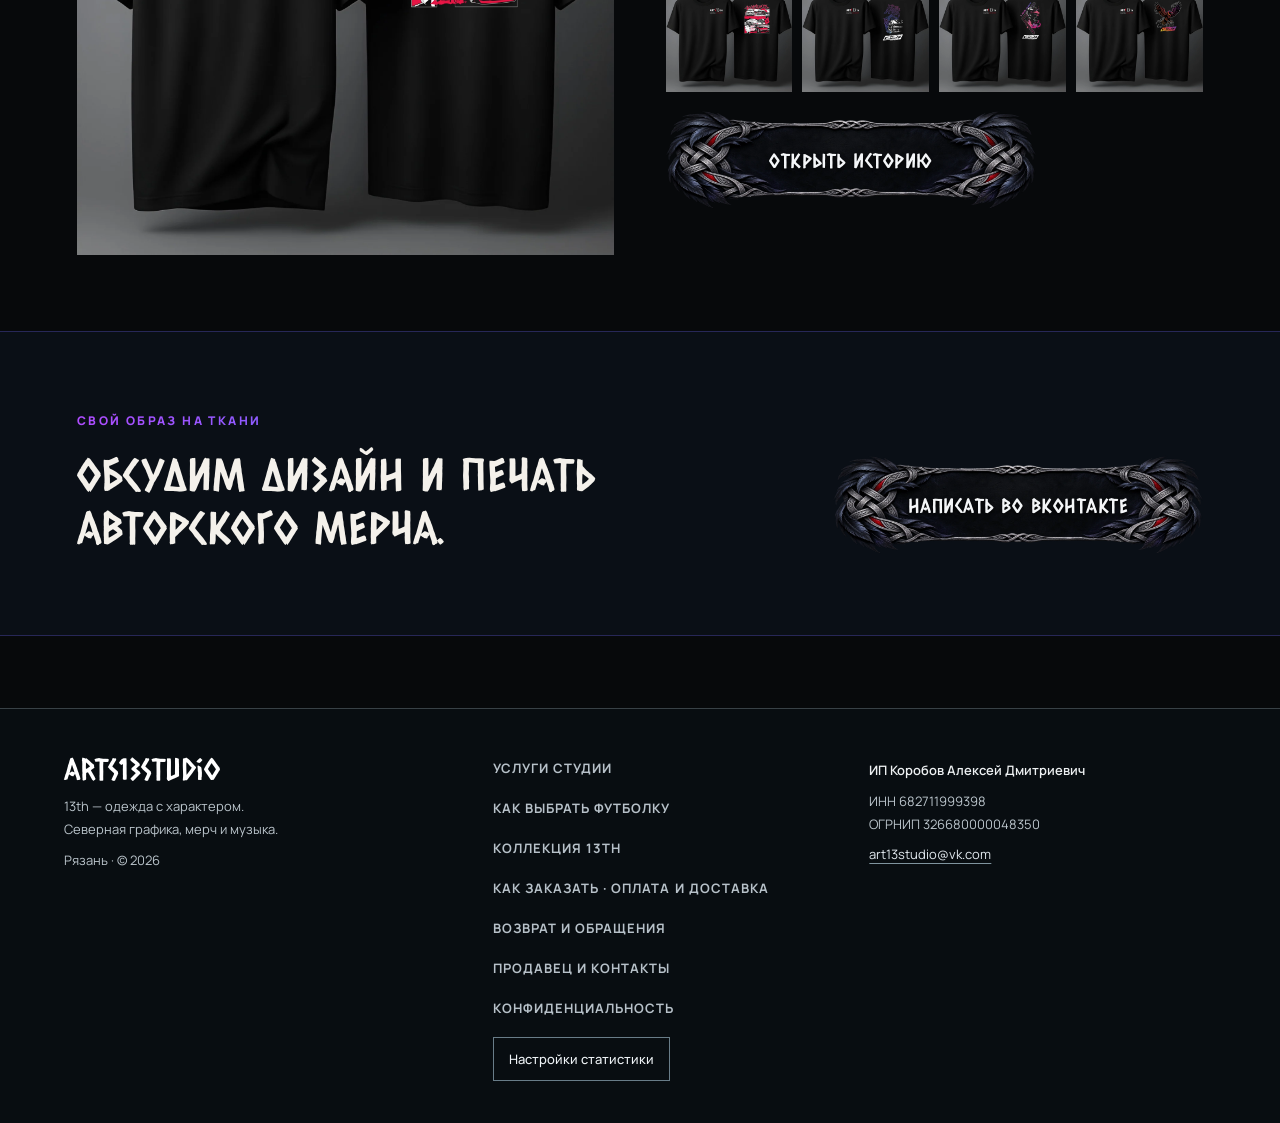
<file: clothing/index.html>
<!doctype html>
<html lang="ru">
  <head>
    <meta charset="utf-8" />
    <meta name="viewport" content="width=device-width, initial-scale=1" />
    <title>13th — бренд одежды студии ArtS13Studio</title>
    <meta name="description" content="Бренд одежды 13th: лимитированные футболки, куртки и худи с собственной графикой, дизайн и печать авторского мерча ArtS13Studio." />
    <meta name="robots" content="index, follow, max-image-preview:large" />
    <meta name="theme-color" content="#07090b" />
    <link rel="canonical" href="https://arts13studio.github.io/clothing/" />
    <link rel="alternate" hreflang="ru" href="https://arts13studio.github.io/clothing/" />
    <meta property="og:type" content="website" />
    <meta property="og:locale" content="ru_RU" />
    <meta property="og:site_name" content="ArtS13Studio" />
    <meta property="og:title" content="13th — бренд одежды студии ArtS13Studio" />
    <meta property="og:description" content="Лимитированная одежда с собственной графикой, коллекции и авторский мерч." />
    <meta property="og:url" content="https://arts13studio.github.io/clothing/" />
    <meta property="og:image" content="https://arts13studio.github.io/assets/clothing/lookbook/hero-atelier-autumn.webp" />
    <meta property="og:image:alt" content="Алексей и Виктория в футболках 13th в тёплой студии ArtS13Studio" />
    <meta name="twitter:card" content="summary_large_image" />
    <meta name="twitter:title" content="13th — бренд одежды ArtS13Studio" />
    <meta name="twitter:description" content="Лукбук, лимитированные вещи и дизайн авторского мерча." />
    <meta name="twitter:image" content="https://arts13studio.github.io/assets/clothing/lookbook/hero-atelier-autumn.webp" />
    <link rel="icon" href="../assets/favicon.svg" />
    <link rel="preload" href="../assets/fonts/CaesarDressingCyrillic.woff2" as="font" type="font/woff2" crossorigin />
    <link rel="stylesheet" href="../assets/styles.css?v=20261115-2" />
    <link rel="stylesheet" href="../assets/clothing-lookbook.css?v=20261110-info1" />
    <script defer src="../assets/clothing-gallery.js?v=20261115-1"></script>
    <link rel="stylesheet" href="../assets/studio-navigation.css?v=20261111-nav1" />
    <script src="../assets/studio-navigation.js?v=20261115-4" defer></script>
    <script type="application/ld+json">{
  "@context": "https://schema.org",
  "@type": "CollectionPage",
  "name": "Лимитированная одежда 13th",
  "description": "Архив лимитированной одежды бренда 13th от ArtS13Studio.",
  "url": "https://arts13studio.github.io/clothing/",
  "isPartOf": {
    "@type": "WebSite",
    "name": "ArtS13Studio",
    "url": "https://arts13studio.github.io/"
  },
  "mainEntity": {
    "@type": "ItemList",
    "numberOfItems": 35,
    "itemListElement": [
      {
        "@type": "ListItem",
        "position": 1,
        "name": "Мара"
      },
      {
        "@type": "ListItem",
        "position": 2,
        "name": "Перун"
      },
      {
        "@type": "ListItem",
        "position": 3,
        "name": "Велес"
      },
      {
        "@type": "ListItem",
        "position": 4,
        "name": "Берегиня"
      },
      {
        "@type": "ListItem",
        "position": 5,
        "name": "Травница"
      },
      {
        "@type": "ListItem",
        "position": 6,
        "name": "Кузнец"
      },
      {
        "@type": "ListItem",
        "position": 7,
        "name": "Гусляр"
      },
      {
        "@type": "ListItem",
        "position": 8,
        "name": "Витязь"
      },
      {
        "@type": "ListItem",
        "position": 9,
        "name": "Лесовик"
      },
      {
        "@type": "ListItem",
        "position": 10,
        "name": "Волк"
      },
      {
        "@type": "ListItem",
        "position": 11,
        "name": "Медведь"
      },
      {
        "@type": "ListItem",
        "position": 12,
        "name": "Дуб рода"
      },
      {
        "@type": "ListItem",
        "position": 13,
        "name": "Конь"
      },
      {
        "@type": "ListItem",
        "position": 14,
        "name": "Цвет папоротника"
      },
      {
        "@type": "ListItem",
        "position": 15,
        "name": "Пряха"
      },
      {
        "@type": "ListItem",
        "position": 16,
        "name": "Forged, Not Made"
      },
      {
        "@type": "ListItem",
        "position": 17,
        "name": "Roots Remember"
      },
      {
        "@type": "ListItem",
        "position": 18,
        "name": "Кельтская душа"
      },
      {
        "@type": "ListItem",
        "position": 19,
        "name": "Till Ragnarök"
      },
      {
        "@type": "ListItem",
        "position": 20,
        "name": "Northblood"
      },
      {
        "@type": "ListItem",
        "position": 21,
        "name": "Northern Wind"
      },
      {
        "@type": "ListItem",
        "position": 22,
        "name": "Berserk"
      },
      {
        "@type": "ListItem",
        "position": 23,
        "name": "Valkyrie"
      },
      {
        "@type": "ListItem",
        "position": 24,
        "name": "Limited 01"
      },
      {
        "@type": "ListItem",
        "position": 25,
        "name": "Limited 02"
      },
      {
        "@type": "ListItem",
        "position": 26,
        "name": "Limited 03"
      },
      {
        "@type": "ListItem",
        "position": 27,
        "name": "Limited 04"
      },
      {
        "@type": "ListItem",
        "position": 28,
        "name": "Limited 05"
      },
      {
        "@type": "ListItem",
        "position": 29,
        "name": "Футболка Волка"
      },
      {
        "@type": "ListItem",
        "position": 30,
        "name": "Мерч Волка"
      },
      {
        "@type": "ListItem",
        "position": 31,
        "name": "Мерч Волка"
      },
      {
        "@type": "ListItem",
        "position": 32,
        "name": "Персональный принт Custom23"
      },
      {
        "@type": "ListItem",
        "position": 33,
        "name": "Персональный принт Custom23"
      },
      {
        "@type": "ListItem",
        "position": 34,
        "name": "Персональный принт Custom23"
      },
      {
        "@type": "ListItem",
        "position": 35,
        "name": "Персональный принт Custom23"
      }
    ]
  }
}</script>
    <link rel="stylesheet" href="../assets/studio-finish.css?v=20261119-polish2" />
    <link rel="stylesheet" href="../assets/studio-service.css?v=20261111-nav1" />
  <script src="../assets/studio-analytics.js?v=20261115-4" defer></script><link rel="stylesheet" href="../assets/studio-refinement.css?v=20261119-polish2" /><link rel="stylesheet" href="../assets/northern-entry.css?v=20261119-6" />
    <link rel="stylesheet" href="../assets/studio-atmosphere.css?v=20261115-2" />
    <script src="../assets/snowfall.js?v=20261115-4"></script>
    <script src="../assets/northern-entry.js?v=20261119-6"></script>
  <link rel="stylesheet" href="../assets/player-dock.css?v=20261119-mobile1" />
    <script src="../assets/player-navigation.js?v=20261115-4" defer></script>
    <script src="../assets/player.js?v=20261119-mobile1" defer></script>
</head>
  <body>
    <a class="studio-skip-link" href="#main-content">К содержимому</a>
    <main id="main-content" class="clothing-page">
      <div class="clothing-rune-rails" aria-hidden="true"><span>ᚨ · ᚱ · ᛏ · ᛊ · ᛏ · ᚺ</span><span>ᚺ · ᛏ · ᛊ · ᛏ · ᚱ · ᚨ</span></div>
      <!-- Шапка раздела одежды. -->
      <header class="studio-header">
        <a class="studio-logo" href="../" aria-label="ArtS13Studio — на главную"><img src="../assets/raven-brand-mark.png" width="42" height="42" alt="" /><span><strong>ArtS<span>13</span>Studio</strong><small>Авторская студия · Рязань</small></span></a>
        <nav class="studio-desktop-nav" aria-label="Основная навигация">
          <a href="../clothing/" aria-current="page">Коллекция 13th</a>
          <a href="../services/">Услуги</a>
          <a href="../collaborations/">Коллаборации</a>
          <a href="../#about">О студии</a>
        </nav>
        <a class="studio-music-link" href="../music/">Музыка</a>
        <a class="studio-contact-link" href="../#contacts">Обсудить идею</a>
        <details class="studio-mobile-menu">
          <summary>Меню <span aria-hidden="true">＋</span></summary>
          <nav aria-label="Мобильная навигация">
            <a href="../clothing/" aria-current="page">Коллекция 13th</a>
          <a href="../services/">Услуги</a>
          <a href="../collaborations/">Коллаборации</a>
          <a href="../#about">О студии</a>
            <a href="../#contacts">Обсудить идею</a>
            <a href="../music/">Музыка 13 AI the Dark</a>
            <a href="../video/">Клипы</a>
          <a href="../guide/">Как выбрать футболку</a><a href="../order/">Как заказать</a><a href="../contacts/">Контакты и реквизиты</a></nav>
        </details>
      </header>

      <!-- Большой лукбук: отдельный picture сохраняет лица и футболки на телефоне. -->
      <section class="clothing-hero clothing-hero--lookbook" aria-labelledby="clothing-title">
        <picture class="clothing-hero-image">
          <img src="../assets/clothing/lookbook/hero-atelier-autumn.webp" width="1672" height="941" alt="Футболки и авторская графика в мастерской ArtS13Studio" fetchpriority="high" />
        </picture>
        <div class="clothing-hero-copy">
          <p class="eyebrow">13th · авторская одежда ArtS13Studio</p>
          <h1 id="clothing-title">Одежда<br /> с характером</h1>
          <p class="clothing-hero-intro">Осенняя коллекция и любимые северные образы.<br />Дизайн и печать авторского мерча.</p>
          <a class="lookbook-link" href="#collection">Смотреть коллекцию </a>
        </div>
        <span class="clothing-hero-caption">13th / ArtS13Studio</span>
      </section>

      <!-- Без JavaScript видны все вещи, ссылки открывают оригинальные изображения. -->
      <section class="limited-collection" id="collection" aria-labelledby="limited-title">
        <div class="limited-collection-heading">
          <div><p class="eyebrow">Одежда и совместные проекты</p><h2 id="limited-title">Коллекция 13th</h2></div>
          <p>Футболки, худи и куртки с авторской графикой. Откройте дизайн, рассмотрите детали и обсудите свою вещь со студией.</p>
        </div>

        <div class="autumn-intro"><p class="eyebrow">Новая глава 13th</p><h3>Осень в деталях</h3><p>Славянские образы, лесные звери и красные орнаменты. Для этой коллекции подбираем хлопковые футболки в чёрном или белом цвете; доступность основы и точный состав уточняем до заказа. Размер подбираем по замерам конкретной модели; принт можно разместить на груди или спине и дополнить небольшой надписью по желанию.</p><p class="autumn-note">В галереях — макет футболки и сам рисунок крупно. На показанных моделях принт расположен на груди, спина без надписи.</p></div>
<p class="catalog-guide">Не уверены в размере или расположении рисунка? <a class="service-inline-link" href="../guide/">Открыть гид по выбору</a></p>
<div class="catalog-search" hidden><label for="catalog-query">Найти свой образ</label><div><input id="catalog-query" type="search" maxlength="100" placeholder="Например: Мара, волк, Limited Edition" autocomplete="off" aria-controls="catalog-items" /><button type="button" class="catalog-clear">Сбросить поиск</button></div></div>
<div class="clothing-filter-bar" hidden>
          <div class="clothing-filters" role="group" aria-label="Тип одежды">
            <button type="button" data-filter="all" aria-pressed="true">Все</button>
            <button type="button" data-filter="autumn" aria-pressed="false">Осень · славянская серия</button>
            <button type="button" data-filter="tshirts" aria-pressed="false">Футболки</button>
            <button type="button" data-filter="hoodies" aria-pressed="false">Худи</button>
            <button type="button" data-filter="jackets" aria-pressed="false">Куртки</button>
            <button type="button" data-filter="collaborations" aria-pressed="false">Коллаборации</button>
          </div>
          <p class="clothing-results" role="status" aria-live="polite"></p>
        </div>
        <div class="catalog-empty" hidden><h3>Такой образ пока не найден</h3><p>Попробуйте другое название или посмотрите всю коллекцию.</p><button type="button" class="catalog-reset">Показать всё</button></div><div class="limited-grid" id="catalog-items">
<article class="limited-card autumn-card" id="autumn-mara" data-category="tshirts autumn" data-gallery="autumn-mara" data-reference="13TH-AUTUMN-MARA" data-personal="false" data-art="../assets/clothing/autumn/mara-art.webp"><a class="limited-card-media" href="../assets/clothing/autumn/mara-front.webp" data-open-gallery="autumn-mara"><img src="../assets/clothing/autumn/mara-front.webp" width="1200" height="1500" alt="Футболка 13th «Мара» — принт на груди" loading="lazy" decoding="async" /><span class="clothing-card-open" aria-hidden="true">Рассмотреть</span></a><div class="limited-card-copy"><span>Осенняя коллекция · футболка</span><h2>Мара</h2><p>Рябина, серебряный узор и глубокий красный. Образ тихой силы и осеннего леса.</p><div class="catalog-card-actions"><span class="catalog-reference">Дизайн коллекции · 13TH-AUTUMN-MARA</span><a class="catalog-discuss" href="mailto:art13studio@vk.com?subject=%D0%94%D0%B8%D0%B7%D0%B0%D0%B9%D0%BD%20%D0%9C%D0%B0%D1%80%D0%B0%20%E2%80%94%2013TH-AUTUMN-MARA&amp;body=%D0%97%D0%B4%D1%80%D0%B0%D0%B2%D1%81%D1%82%D0%B2%D1%83%D0%B9%D1%82%D0%B5%21%20%D0%98%D0%BD%D1%82%D0%B5%D1%80%D0%B5%D1%81%D1%83%D0%B5%D1%82%20%D0%B4%D0%B8%D0%B7%D0%B0%D0%B9%D0%BD%20%C2%AB%D0%9C%D0%B0%D1%80%D0%B0%C2%BB%20%2813TH-AUTUMN-MARA%29.%0A%D0%A1%D1%81%D1%8B%D0%BB%D0%BA%D0%B0%3A%20https%3A%2F%2Farts13studio.github.io%2Fclothing%2F%23autumn-mara%0A%D0%9F%D0%BE%D0%B4%D1%81%D0%BA%D0%B0%D0%B6%D0%B8%D1%82%D0%B5%20%D0%B2%D0%BE%D0%B7%D0%BC%D0%BE%D0%B6%D0%BD%D0%BE%D1%81%D1%82%D1%8C%20%D0%B8%D0%B7%D0%B3%D0%BE%D1%82%D0%BE%D0%B2%D0%BB%D0%B5%D0%BD%D0%B8%D1%8F%2C%20%D0%B4%D0%BE%D1%81%D1%82%D1%83%D0%BF%D0%BD%D1%8B%D0%B5%20%D0%BE%D1%81%D0%BD%D0%BE%D0%B2%D1%8B%2C%20%D1%80%D0%B0%D0%B7%D0%BC%D0%B5%D1%80%D1%8B%2C%20%D1%81%D1%82%D0%BE%D0%B8%D0%BC%D0%BE%D1%81%D1%82%D1%8C%20%D0%B8%20%D1%81%D1%80%D0%BE%D0%BA%D0%B8." aria-label="Уточнить по почте: Мара">Уточнить по почте</a></div></div></article>
<article class="limited-card autumn-card" id="autumn-perun" data-category="tshirts autumn" data-gallery="autumn-perun" data-reference="13TH-AUTUMN-PERUN" data-personal="false" data-art="../assets/clothing/autumn/perun-art.webp"><a class="limited-card-media" href="../assets/clothing/autumn/perun-front.webp" data-open-gallery="autumn-perun"><img src="../assets/clothing/autumn/perun-front.webp" width="1200" height="1500" alt="Футболка 13th «Перун» — принт на груди" loading="lazy" decoding="async" /><span class="clothing-card-open" aria-hidden="true">Рассмотреть</span></a><div class="limited-card-copy"><span>Осенняя коллекция · футболка</span><h2>Перун</h2><p>Дубовые листья, резной топор и красный печатный орнамент. Характер, который держит удар.</p><div class="catalog-card-actions"><span class="catalog-reference">Дизайн коллекции · 13TH-AUTUMN-PERUN</span><a class="catalog-discuss" href="mailto:art13studio@vk.com?subject=%D0%94%D0%B8%D0%B7%D0%B0%D0%B9%D0%BD%20%D0%9F%D0%B5%D1%80%D1%83%D0%BD%20%E2%80%94%2013TH-AUTUMN-PERUN&amp;body=%D0%97%D0%B4%D1%80%D0%B0%D0%B2%D1%81%D1%82%D0%B2%D1%83%D0%B9%D1%82%D0%B5%21%20%D0%98%D0%BD%D1%82%D0%B5%D1%80%D0%B5%D1%81%D1%83%D0%B5%D1%82%20%D0%B4%D0%B8%D0%B7%D0%B0%D0%B9%D0%BD%20%C2%AB%D0%9F%D0%B5%D1%80%D1%83%D0%BD%C2%BB%20%2813TH-AUTUMN-PERUN%29.%0A%D0%A1%D1%81%D1%8B%D0%BB%D0%BA%D0%B0%3A%20https%3A%2F%2Farts13studio.github.io%2Fclothing%2F%23autumn-perun%0A%D0%9F%D0%BE%D0%B4%D1%81%D0%BA%D0%B0%D0%B6%D0%B8%D1%82%D0%B5%20%D0%B2%D0%BE%D0%B7%D0%BC%D0%BE%D0%B6%D0%BD%D0%BE%D1%81%D1%82%D1%8C%20%D0%B8%D0%B7%D0%B3%D0%BE%D1%82%D0%BE%D0%B2%D0%BB%D0%B5%D0%BD%D0%B8%D1%8F%2C%20%D0%B4%D0%BE%D1%81%D1%82%D1%83%D0%BF%D0%BD%D1%8B%D0%B5%20%D0%BE%D1%81%D0%BD%D0%BE%D0%B2%D1%8B%2C%20%D1%80%D0%B0%D0%B7%D0%BC%D0%B5%D1%80%D1%8B%2C%20%D1%81%D1%82%D0%BE%D0%B8%D0%BC%D0%BE%D1%81%D1%82%D1%8C%20%D0%B8%20%D1%81%D1%80%D0%BE%D0%BA%D0%B8." aria-label="Уточнить по почте: Перун">Уточнить по почте</a></div></div></article>
<article class="limited-card autumn-card" id="autumn-veles" data-category="tshirts autumn" data-gallery="autumn-veles" data-reference="13TH-AUTUMN-VELES" data-personal="false" data-art="../assets/clothing/autumn/veles-art.webp"><a class="limited-card-media" href="../assets/clothing/autumn/veles-front.webp" data-open-gallery="autumn-veles"><img src="../assets/clothing/autumn/veles-front.webp" width="1200" height="1500" alt="Футболка 13th «Велес» — принт на груди" loading="lazy" decoding="async" /><span class="clothing-card-open" aria-hidden="true">Рассмотреть</span></a><div class="limited-card-copy"><span>Осенняя коллекция · футболка</span><h2>Велес</h2><p>Корни, древесные узоры и серебряные детали. История о памяти и своём пути.</p><div class="catalog-card-actions"><span class="catalog-reference">Дизайн коллекции · 13TH-AUTUMN-VELES</span><a class="catalog-discuss" href="mailto:art13studio@vk.com?subject=%D0%94%D0%B8%D0%B7%D0%B0%D0%B9%D0%BD%20%D0%92%D0%B5%D0%BB%D0%B5%D1%81%20%E2%80%94%2013TH-AUTUMN-VELES&amp;body=%D0%97%D0%B4%D1%80%D0%B0%D0%B2%D1%81%D1%82%D0%B2%D1%83%D0%B9%D1%82%D0%B5%21%20%D0%98%D0%BD%D1%82%D0%B5%D1%80%D0%B5%D1%81%D1%83%D0%B5%D1%82%20%D0%B4%D0%B8%D0%B7%D0%B0%D0%B9%D0%BD%20%C2%AB%D0%92%D0%B5%D0%BB%D0%B5%D1%81%C2%BB%20%2813TH-AUTUMN-VELES%29.%0A%D0%A1%D1%81%D1%8B%D0%BB%D0%BA%D0%B0%3A%20https%3A%2F%2Farts13studio.github.io%2Fclothing%2F%23autumn-veles%0A%D0%9F%D0%BE%D0%B4%D1%81%D0%BA%D0%B0%D0%B6%D0%B8%D1%82%D0%B5%20%D0%B2%D0%BE%D0%B7%D0%BC%D0%BE%D0%B6%D0%BD%D0%BE%D1%81%D1%82%D1%8C%20%D0%B8%D0%B7%D0%B3%D0%BE%D1%82%D0%BE%D0%B2%D0%BB%D0%B5%D0%BD%D0%B8%D1%8F%2C%20%D0%B4%D0%BE%D1%81%D1%82%D1%83%D0%BF%D0%BD%D1%8B%D0%B5%20%D0%BE%D1%81%D0%BD%D0%BE%D0%B2%D1%8B%2C%20%D1%80%D0%B0%D0%B7%D0%BC%D0%B5%D1%80%D1%8B%2C%20%D1%81%D1%82%D0%BE%D0%B8%D0%BC%D0%BE%D1%81%D1%82%D1%8C%20%D0%B8%20%D1%81%D1%80%D0%BE%D0%BA%D0%B8." aria-label="Уточнить по почте: Велес">Уточнить по почте</a></div></div></article>
<article class="limited-card autumn-card" id="autumn-bereginya" data-category="tshirts autumn" data-gallery="autumn-bereginya" data-reference="13TH-AUTUMN-BEREGINYA" data-personal="false" data-art="../assets/clothing/autumn/bereginya-art.webp"><a class="limited-card-media" href="../assets/clothing/autumn/bereginya-front.webp" data-open-gallery="autumn-bereginya"><img src="../assets/clothing/autumn/bereginya-front.webp" width="1200" height="1500" alt="Футболка 13th «Берегиня» — принт на груди" loading="lazy" decoding="async" /><span class="clothing-card-open" aria-hidden="true">Рассмотреть</span></a><div class="limited-card-copy"><span>Осенняя коллекция · футболка</span><h2>Берегиня</h2><p>Колосья, рябина и орнаменты на чёрной ткани. Тепло дома, которое остаётся с тобой.</p><div class="catalog-card-actions"><span class="catalog-reference">Дизайн коллекции · 13TH-AUTUMN-BEREGINYA</span><a class="catalog-discuss" href="mailto:art13studio@vk.com?subject=%D0%94%D0%B8%D0%B7%D0%B0%D0%B9%D0%BD%20%D0%91%D0%B5%D1%80%D0%B5%D0%B3%D0%B8%D0%BD%D1%8F%20%E2%80%94%2013TH-AUTUMN-BEREGINYA&amp;body=%D0%97%D0%B4%D1%80%D0%B0%D0%B2%D1%81%D1%82%D0%B2%D1%83%D0%B9%D1%82%D0%B5%21%20%D0%98%D0%BD%D1%82%D0%B5%D1%80%D0%B5%D1%81%D1%83%D0%B5%D1%82%20%D0%B4%D0%B8%D0%B7%D0%B0%D0%B9%D0%BD%20%C2%AB%D0%91%D0%B5%D1%80%D0%B5%D0%B3%D0%B8%D0%BD%D1%8F%C2%BB%20%2813TH-AUTUMN-BEREGINYA%29.%0A%D0%A1%D1%81%D1%8B%D0%BB%D0%BA%D0%B0%3A%20https%3A%2F%2Farts13studio.github.io%2Fclothing%2F%23autumn-bereginya%0A%D0%9F%D0%BE%D0%B4%D1%81%D0%BA%D0%B0%D0%B6%D0%B8%D1%82%D0%B5%20%D0%B2%D0%BE%D0%B7%D0%BC%D0%BE%D0%B6%D0%BD%D0%BE%D1%81%D1%82%D1%8C%20%D0%B8%D0%B7%D0%B3%D0%BE%D1%82%D0%BE%D0%B2%D0%BB%D0%B5%D0%BD%D0%B8%D1%8F%2C%20%D0%B4%D0%BE%D1%81%D1%82%D1%83%D0%BF%D0%BD%D1%8B%D0%B5%20%D0%BE%D1%81%D0%BD%D0%BE%D0%B2%D1%8B%2C%20%D1%80%D0%B0%D0%B7%D0%BC%D0%B5%D1%80%D1%8B%2C%20%D1%81%D1%82%D0%BE%D0%B8%D0%BC%D0%BE%D1%81%D1%82%D1%8C%20%D0%B8%20%D1%81%D1%80%D0%BE%D0%BA%D0%B8." aria-label="Уточнить по почте: Берегиня">Уточнить по почте</a></div></div></article>
<article class="limited-card autumn-card" id="autumn-travnitsa" data-category="tshirts autumn" data-gallery="autumn-travnitsa" data-reference="13TH-AUTUMN-TRAVNITSA" data-personal="false" data-art="../assets/clothing/autumn/travnitsa-art.webp"><a class="limited-card-media" href="../assets/clothing/autumn/travnitsa-front.webp" data-open-gallery="autumn-travnitsa"><img src="../assets/clothing/autumn/travnitsa-front.webp" width="1200" height="1500" alt="Футболка 13th «Травница» — принт на груди" loading="lazy" decoding="async" /><span class="clothing-card-open" aria-hidden="true">Рассмотреть</span></a><div class="limited-card-copy"><span>Осенняя коллекция · футболка</span><h2>Травница</h2><p>Лесные травы, тонкий орнамент и красные бусины. Детали, в которых живёт осень.</p><div class="catalog-card-actions"><span class="catalog-reference">Дизайн коллекции · 13TH-AUTUMN-TRAVNITSA</span><a class="catalog-discuss" href="mailto:art13studio@vk.com?subject=%D0%94%D0%B8%D0%B7%D0%B0%D0%B9%D0%BD%20%D0%A2%D1%80%D0%B0%D0%B2%D0%BD%D0%B8%D1%86%D0%B0%20%E2%80%94%2013TH-AUTUMN-TRAVNITSA&amp;body=%D0%97%D0%B4%D1%80%D0%B0%D0%B2%D1%81%D1%82%D0%B2%D1%83%D0%B9%D1%82%D0%B5%21%20%D0%98%D0%BD%D1%82%D0%B5%D1%80%D0%B5%D1%81%D1%83%D0%B5%D1%82%20%D0%B4%D0%B8%D0%B7%D0%B0%D0%B9%D0%BD%20%C2%AB%D0%A2%D1%80%D0%B0%D0%B2%D0%BD%D0%B8%D1%86%D0%B0%C2%BB%20%2813TH-AUTUMN-TRAVNITSA%29.%0A%D0%A1%D1%81%D1%8B%D0%BB%D0%BA%D0%B0%3A%20https%3A%2F%2Farts13studio.github.io%2Fclothing%2F%23autumn-travnitsa%0A%D0%9F%D0%BE%D0%B4%D1%81%D0%BA%D0%B0%D0%B6%D0%B8%D1%82%D0%B5%20%D0%B2%D0%BE%D0%B7%D0%BC%D0%BE%D0%B6%D0%BD%D0%BE%D1%81%D1%82%D1%8C%20%D0%B8%D0%B7%D0%B3%D0%BE%D1%82%D0%BE%D0%B2%D0%BB%D0%B5%D0%BD%D0%B8%D1%8F%2C%20%D0%B4%D0%BE%D1%81%D1%82%D1%83%D0%BF%D0%BD%D1%8B%D0%B5%20%D0%BE%D1%81%D0%BD%D0%BE%D0%B2%D1%8B%2C%20%D1%80%D0%B0%D0%B7%D0%BC%D0%B5%D1%80%D1%8B%2C%20%D1%81%D1%82%D0%BE%D0%B8%D0%BC%D0%BE%D1%81%D1%82%D1%8C%20%D0%B8%20%D1%81%D1%80%D0%BE%D0%BA%D0%B8." aria-label="Уточнить по почте: Травница">Уточнить по почте</a></div></div></article>
<article class="limited-card autumn-card" id="autumn-kuznets" data-category="tshirts autumn" data-gallery="autumn-kuznets" data-reference="13TH-AUTUMN-KUZNETS" data-personal="false" data-art="../assets/clothing/autumn/kuznets-art.webp"><a class="limited-card-media" href="../assets/clothing/autumn/kuznets-front.webp" data-open-gallery="autumn-kuznets"><img src="../assets/clothing/autumn/kuznets-front.webp" width="1200" height="1500" alt="Футболка 13th «Кузнец» — принт на груди" loading="lazy" decoding="async" /><span class="clothing-card-open" aria-hidden="true">Рассмотреть</span></a><div class="limited-card-copy"><span>Осенняя коллекция · футболка</span><h2>Кузнец</h2><p>Молот, наковальня и кожаный фартук. Вещь о мастерстве и силе своего дела.</p><div class="catalog-card-actions"><span class="catalog-reference">Дизайн коллекции · 13TH-AUTUMN-KUZNETS</span><a class="catalog-discuss" href="mailto:art13studio@vk.com?subject=%D0%94%D0%B8%D0%B7%D0%B0%D0%B9%D0%BD%20%D0%9A%D1%83%D0%B7%D0%BD%D0%B5%D1%86%20%E2%80%94%2013TH-AUTUMN-KUZNETS&amp;body=%D0%97%D0%B4%D1%80%D0%B0%D0%B2%D1%81%D1%82%D0%B2%D1%83%D0%B9%D1%82%D0%B5%21%20%D0%98%D0%BD%D1%82%D0%B5%D1%80%D0%B5%D1%81%D1%83%D0%B5%D1%82%20%D0%B4%D0%B8%D0%B7%D0%B0%D0%B9%D0%BD%20%C2%AB%D0%9A%D1%83%D0%B7%D0%BD%D0%B5%D1%86%C2%BB%20%2813TH-AUTUMN-KUZNETS%29.%0A%D0%A1%D1%81%D1%8B%D0%BB%D0%BA%D0%B0%3A%20https%3A%2F%2Farts13studio.github.io%2Fclothing%2F%23autumn-kuznets%0A%D0%9F%D0%BE%D0%B4%D1%81%D0%BA%D0%B0%D0%B6%D0%B8%D1%82%D0%B5%20%D0%B2%D0%BE%D0%B7%D0%BC%D0%BE%D0%B6%D0%BD%D0%BE%D1%81%D1%82%D1%8C%20%D0%B8%D0%B7%D0%B3%D0%BE%D1%82%D0%BE%D0%B2%D0%BB%D0%B5%D0%BD%D0%B8%D1%8F%2C%20%D0%B4%D0%BE%D1%81%D1%82%D1%83%D0%BF%D0%BD%D1%8B%D0%B5%20%D0%BE%D1%81%D0%BD%D0%BE%D0%B2%D1%8B%2C%20%D1%80%D0%B0%D0%B7%D0%BC%D0%B5%D1%80%D1%8B%2C%20%D1%81%D1%82%D0%BE%D0%B8%D0%BC%D0%BE%D1%81%D1%82%D1%8C%20%D0%B8%20%D1%81%D1%80%D0%BE%D0%BA%D0%B8." aria-label="Уточнить по почте: Кузнец">Уточнить по почте</a></div></div></article>
<article class="limited-card autumn-card" id="autumn-guslyar" data-category="tshirts autumn" data-gallery="autumn-guslyar" data-reference="13TH-AUTUMN-GUSLYAR" data-personal="false" data-art="../assets/clothing/autumn/guslyar-art.webp"><a class="limited-card-media" href="../assets/clothing/autumn/guslyar-front.webp" data-open-gallery="autumn-guslyar"><img src="../assets/clothing/autumn/guslyar-front.webp" width="1200" height="1500" alt="Футболка 13th «Гусляр» — принт на груди" loading="lazy" decoding="async" /><span class="clothing-card-open" aria-hidden="true">Рассмотреть</span></a><div class="limited-card-copy"><span>Осенняя коллекция · футболка</span><h2>Гусляр</h2><p>Струны, резное дерево и красный орнамент. Музыка, которую можно носить с собой.</p><div class="catalog-card-actions"><span class="catalog-reference">Дизайн коллекции · 13TH-AUTUMN-GUSLYAR</span><a class="catalog-discuss" href="mailto:art13studio@vk.com?subject=%D0%94%D0%B8%D0%B7%D0%B0%D0%B9%D0%BD%20%D0%93%D1%83%D1%81%D0%BB%D1%8F%D1%80%20%E2%80%94%2013TH-AUTUMN-GUSLYAR&amp;body=%D0%97%D0%B4%D1%80%D0%B0%D0%B2%D1%81%D1%82%D0%B2%D1%83%D0%B9%D1%82%D0%B5%21%20%D0%98%D0%BD%D1%82%D0%B5%D1%80%D0%B5%D1%81%D1%83%D0%B5%D1%82%20%D0%B4%D0%B8%D0%B7%D0%B0%D0%B9%D0%BD%20%C2%AB%D0%93%D1%83%D1%81%D0%BB%D1%8F%D1%80%C2%BB%20%2813TH-AUTUMN-GUSLYAR%29.%0A%D0%A1%D1%81%D1%8B%D0%BB%D0%BA%D0%B0%3A%20https%3A%2F%2Farts13studio.github.io%2Fclothing%2F%23autumn-guslyar%0A%D0%9F%D0%BE%D0%B4%D1%81%D0%BA%D0%B0%D0%B6%D0%B8%D1%82%D0%B5%20%D0%B2%D0%BE%D0%B7%D0%BC%D0%BE%D0%B6%D0%BD%D0%BE%D1%81%D1%82%D1%8C%20%D0%B8%D0%B7%D0%B3%D0%BE%D1%82%D0%BE%D0%B2%D0%BB%D0%B5%D0%BD%D0%B8%D1%8F%2C%20%D0%B4%D0%BE%D1%81%D1%82%D1%83%D0%BF%D0%BD%D1%8B%D0%B5%20%D0%BE%D1%81%D0%BD%D0%BE%D0%B2%D1%8B%2C%20%D1%80%D0%B0%D0%B7%D0%BC%D0%B5%D1%80%D1%8B%2C%20%D1%81%D1%82%D0%BE%D0%B8%D0%BC%D0%BE%D1%81%D1%82%D1%8C%20%D0%B8%20%D1%81%D1%80%D0%BE%D0%BA%D0%B8." aria-label="Уточнить по почте: Гусляр">Уточнить по почте</a></div></div></article>
<article class="limited-card autumn-card" id="autumn-vityaz" data-category="tshirts autumn" data-gallery="autumn-vityaz" data-reference="13TH-AUTUMN-VITYAZ" data-personal="false" data-art="../assets/clothing/autumn/vityaz-art.webp"><a class="limited-card-media" href="../assets/clothing/autumn/vityaz-front.webp" data-open-gallery="autumn-vityaz"><img src="../assets/clothing/autumn/vityaz-front.webp" width="1200" height="1500" alt="Футболка 13th «Витязь» — принт на груди" loading="lazy" decoding="async" /><span class="clothing-card-open" aria-hidden="true">Рассмотреть</span></a><div class="limited-card-copy"><span>Осенняя коллекция · футболка</span><h2>Витязь</h2><p>Щит, кольчуга и серебряная гравировка. Спокойная сила без лишних слов.</p><div class="catalog-card-actions"><span class="catalog-reference">Дизайн коллекции · 13TH-AUTUMN-VITYAZ</span><a class="catalog-discuss" href="mailto:art13studio@vk.com?subject=%D0%94%D0%B8%D0%B7%D0%B0%D0%B9%D0%BD%20%D0%92%D0%B8%D1%82%D1%8F%D0%B7%D1%8C%20%E2%80%94%2013TH-AUTUMN-VITYAZ&amp;body=%D0%97%D0%B4%D1%80%D0%B0%D0%B2%D1%81%D1%82%D0%B2%D1%83%D0%B9%D1%82%D0%B5%21%20%D0%98%D0%BD%D1%82%D0%B5%D1%80%D0%B5%D1%81%D1%83%D0%B5%D1%82%20%D0%B4%D0%B8%D0%B7%D0%B0%D0%B9%D0%BD%20%C2%AB%D0%92%D0%B8%D1%82%D1%8F%D0%B7%D1%8C%C2%BB%20%2813TH-AUTUMN-VITYAZ%29.%0A%D0%A1%D1%81%D1%8B%D0%BB%D0%BA%D0%B0%3A%20https%3A%2F%2Farts13studio.github.io%2Fclothing%2F%23autumn-vityaz%0A%D0%9F%D0%BE%D0%B4%D1%81%D0%BA%D0%B0%D0%B6%D0%B8%D1%82%D0%B5%20%D0%B2%D0%BE%D0%B7%D0%BC%D0%BE%D0%B6%D0%BD%D0%BE%D1%81%D1%82%D1%8C%20%D0%B8%D0%B7%D0%B3%D0%BE%D1%82%D0%BE%D0%B2%D0%BB%D0%B5%D0%BD%D0%B8%D1%8F%2C%20%D0%B4%D0%BE%D1%81%D1%82%D1%83%D0%BF%D0%BD%D1%8B%D0%B5%20%D0%BE%D1%81%D0%BD%D0%BE%D0%B2%D1%8B%2C%20%D1%80%D0%B0%D0%B7%D0%BC%D0%B5%D1%80%D1%8B%2C%20%D1%81%D1%82%D0%BE%D0%B8%D0%BC%D0%BE%D1%81%D1%82%D1%8C%20%D0%B8%20%D1%81%D1%80%D0%BE%D0%BA%D0%B8." aria-label="Уточнить по почте: Витязь">Уточнить по почте</a></div></div></article>
<article class="limited-card autumn-card" id="autumn-lesovik" data-category="tshirts autumn" data-gallery="autumn-lesovik" data-reference="13TH-AUTUMN-LESOVIK" data-personal="false" data-art="../assets/clothing/autumn/lesovik-art.webp"><a class="limited-card-media" href="../assets/clothing/autumn/lesovik-front.webp" data-open-gallery="autumn-lesovik"><img src="../assets/clothing/autumn/lesovik-front.webp" width="1200" height="1500" alt="Футболка 13th «Лесовик» — принт на груди" loading="lazy" decoding="async" /><span class="clothing-card-open" aria-hidden="true">Рассмотреть</span></a><div class="limited-card-copy"><span>Осенняя коллекция · футболка</span><h2>Лесовик</h2><p>Дубовые листья в волосах и резной посох. Хранитель лесных троп.</p><div class="catalog-card-actions"><span class="catalog-reference">Дизайн коллекции · 13TH-AUTUMN-LESOVIK</span><a class="catalog-discuss" href="mailto:art13studio@vk.com?subject=%D0%94%D0%B8%D0%B7%D0%B0%D0%B9%D0%BD%20%D0%9B%D0%B5%D1%81%D0%BE%D0%B2%D0%B8%D0%BA%20%E2%80%94%2013TH-AUTUMN-LESOVIK&amp;body=%D0%97%D0%B4%D1%80%D0%B0%D0%B2%D1%81%D1%82%D0%B2%D1%83%D0%B9%D1%82%D0%B5%21%20%D0%98%D0%BD%D1%82%D0%B5%D1%80%D0%B5%D1%81%D1%83%D0%B5%D1%82%20%D0%B4%D0%B8%D0%B7%D0%B0%D0%B9%D0%BD%20%C2%AB%D0%9B%D0%B5%D1%81%D0%BE%D0%B2%D0%B8%D0%BA%C2%BB%20%2813TH-AUTUMN-LESOVIK%29.%0A%D0%A1%D1%81%D1%8B%D0%BB%D0%BA%D0%B0%3A%20https%3A%2F%2Farts13studio.github.io%2Fclothing%2F%23autumn-lesovik%0A%D0%9F%D0%BE%D0%B4%D1%81%D0%BA%D0%B0%D0%B6%D0%B8%D1%82%D0%B5%20%D0%B2%D0%BE%D0%B7%D0%BC%D0%BE%D0%B6%D0%BD%D0%BE%D1%81%D1%82%D1%8C%20%D0%B8%D0%B7%D0%B3%D0%BE%D1%82%D0%BE%D0%B2%D0%BB%D0%B5%D0%BD%D0%B8%D1%8F%2C%20%D0%B4%D0%BE%D1%81%D1%82%D1%83%D0%BF%D0%BD%D1%8B%D0%B5%20%D0%BE%D1%81%D0%BD%D0%BE%D0%B2%D1%8B%2C%20%D1%80%D0%B0%D0%B7%D0%BC%D0%B5%D1%80%D1%8B%2C%20%D1%81%D1%82%D0%BE%D0%B8%D0%BC%D0%BE%D1%81%D1%82%D1%8C%20%D0%B8%20%D1%81%D1%80%D0%BE%D0%BA%D0%B8." aria-label="Уточнить по почте: Лесовик">Уточнить по почте</a></div></div></article>
<article class="limited-card autumn-card" id="autumn-volk" data-category="tshirts autumn" data-gallery="autumn-volk" data-reference="13TH-AUTUMN-VOLK" data-personal="false" data-art="../assets/clothing/autumn/volk-art.webp"><a class="limited-card-media" href="../assets/clothing/autumn/volk-front.webp" data-open-gallery="autumn-volk"><img src="../assets/clothing/autumn/volk-front.webp" width="1200" height="1500" alt="Футболка 13th «Волк» — принт на груди" loading="lazy" decoding="async" /><span class="clothing-card-open" aria-hidden="true">Рассмотреть</span></a><div class="limited-card-copy"><span>Осенняя коллекция · футболка</span><h2>Волк</h2><p>Серебристая шерсть, берёзовые ветви и красный орнамент. Свобода и верность своим.</p><div class="catalog-card-actions"><span class="catalog-reference">Дизайн коллекции · 13TH-AUTUMN-VOLK</span><a class="catalog-discuss" href="mailto:art13studio@vk.com?subject=%D0%94%D0%B8%D0%B7%D0%B0%D0%B9%D0%BD%20%D0%92%D0%BE%D0%BB%D0%BA%20%E2%80%94%2013TH-AUTUMN-VOLK&amp;body=%D0%97%D0%B4%D1%80%D0%B0%D0%B2%D1%81%D1%82%D0%B2%D1%83%D0%B9%D1%82%D0%B5%21%20%D0%98%D0%BD%D1%82%D0%B5%D1%80%D0%B5%D1%81%D1%83%D0%B5%D1%82%20%D0%B4%D0%B8%D0%B7%D0%B0%D0%B9%D0%BD%20%C2%AB%D0%92%D0%BE%D0%BB%D0%BA%C2%BB%20%2813TH-AUTUMN-VOLK%29.%0A%D0%A1%D1%81%D1%8B%D0%BB%D0%BA%D0%B0%3A%20https%3A%2F%2Farts13studio.github.io%2Fclothing%2F%23autumn-volk%0A%D0%9F%D0%BE%D0%B4%D1%81%D0%BA%D0%B0%D0%B6%D0%B8%D1%82%D0%B5%20%D0%B2%D0%BE%D0%B7%D0%BC%D0%BE%D0%B6%D0%BD%D0%BE%D1%81%D1%82%D1%8C%20%D0%B8%D0%B7%D0%B3%D0%BE%D1%82%D0%BE%D0%B2%D0%BB%D0%B5%D0%BD%D0%B8%D1%8F%2C%20%D0%B4%D0%BE%D1%81%D1%82%D1%83%D0%BF%D0%BD%D1%8B%D0%B5%20%D0%BE%D1%81%D0%BD%D0%BE%D0%B2%D1%8B%2C%20%D1%80%D0%B0%D0%B7%D0%BC%D0%B5%D1%80%D1%8B%2C%20%D1%81%D1%82%D0%BE%D0%B8%D0%BC%D0%BE%D1%81%D1%82%D1%8C%20%D0%B8%20%D1%81%D1%80%D0%BE%D0%BA%D0%B8." aria-label="Уточнить по почте: Волк">Уточнить по почте</a></div></div></article>
<article class="limited-card autumn-card" id="autumn-medved" data-category="tshirts autumn" data-gallery="autumn-medved" data-reference="13TH-AUTUMN-MEDVED" data-personal="false" data-art="../assets/clothing/autumn/medved-art.webp"><a class="limited-card-media" href="../assets/clothing/autumn/medved-front.webp" data-open-gallery="autumn-medved"><img src="../assets/clothing/autumn/medved-front.webp" width="1200" height="1500" alt="Футболка 13th «Медведь» — принт на груди" loading="lazy" decoding="async" /><span class="clothing-card-open" aria-hidden="true">Рассмотреть</span></a><div class="limited-card-copy"><span>Осенняя коллекция · футболка</span><h2>Медведь</h2><p>Тёплая шерсть, дубовые листья и рябина. Уверенный характер лесного хозяина.</p><div class="catalog-card-actions"><span class="catalog-reference">Дизайн коллекции · 13TH-AUTUMN-MEDVED</span><a class="catalog-discuss" href="mailto:art13studio@vk.com?subject=%D0%94%D0%B8%D0%B7%D0%B0%D0%B9%D0%BD%20%D0%9C%D0%B5%D0%B4%D0%B2%D0%B5%D0%B4%D1%8C%20%E2%80%94%2013TH-AUTUMN-MEDVED&amp;body=%D0%97%D0%B4%D1%80%D0%B0%D0%B2%D1%81%D1%82%D0%B2%D1%83%D0%B9%D1%82%D0%B5%21%20%D0%98%D0%BD%D1%82%D0%B5%D1%80%D0%B5%D1%81%D1%83%D0%B5%D1%82%20%D0%B4%D0%B8%D0%B7%D0%B0%D0%B9%D0%BD%20%C2%AB%D0%9C%D0%B5%D0%B4%D0%B2%D0%B5%D0%B4%D1%8C%C2%BB%20%2813TH-AUTUMN-MEDVED%29.%0A%D0%A1%D1%81%D1%8B%D0%BB%D0%BA%D0%B0%3A%20https%3A%2F%2Farts13studio.github.io%2Fclothing%2F%23autumn-medved%0A%D0%9F%D0%BE%D0%B4%D1%81%D0%BA%D0%B0%D0%B6%D0%B8%D1%82%D0%B5%20%D0%B2%D0%BE%D0%B7%D0%BC%D0%BE%D0%B6%D0%BD%D0%BE%D1%81%D1%82%D1%8C%20%D0%B8%D0%B7%D0%B3%D0%BE%D1%82%D0%BE%D0%B2%D0%BB%D0%B5%D0%BD%D0%B8%D1%8F%2C%20%D0%B4%D0%BE%D1%81%D1%82%D1%83%D0%BF%D0%BD%D1%8B%D0%B5%20%D0%BE%D1%81%D0%BD%D0%BE%D0%B2%D1%8B%2C%20%D1%80%D0%B0%D0%B7%D0%BC%D0%B5%D1%80%D1%8B%2C%20%D1%81%D1%82%D0%BE%D0%B8%D0%BC%D0%BE%D1%81%D1%82%D1%8C%20%D0%B8%20%D1%81%D1%80%D0%BE%D0%BA%D0%B8." aria-label="Уточнить по почте: Медведь">Уточнить по почте</a></div></div></article>
<article class="limited-card autumn-card" id="autumn-dub-roda" data-category="tshirts autumn" data-gallery="autumn-dub-roda" data-reference="13TH-AUTUMN-DUB-RODA" data-personal="false" data-art="../assets/clothing/autumn/dub-roda-art.webp"><a class="limited-card-media" href="../assets/clothing/autumn/dub-roda-front.webp" data-open-gallery="autumn-dub-roda"><img src="../assets/clothing/autumn/dub-roda-front.webp" width="1200" height="1500" alt="Футболка 13th «Дуб рода» — принт на груди" loading="lazy" decoding="async" /><span class="clothing-card-open" aria-hidden="true">Рассмотреть</span></a><div class="limited-card-copy"><span>Осенняя коллекция · футболка</span><h2>Дуб рода</h2><p>Разветвлённые корни и серебряно-красная крона. Связь с тем, что даёт опору.</p><div class="catalog-card-actions"><span class="catalog-reference">Дизайн коллекции · 13TH-AUTUMN-DUB-RODA</span><a class="catalog-discuss" href="mailto:art13studio@vk.com?subject=%D0%94%D0%B8%D0%B7%D0%B0%D0%B9%D0%BD%20%D0%94%D1%83%D0%B1%20%D1%80%D0%BE%D0%B4%D0%B0%20%E2%80%94%2013TH-AUTUMN-DUB-RODA&amp;body=%D0%97%D0%B4%D1%80%D0%B0%D0%B2%D1%81%D1%82%D0%B2%D1%83%D0%B9%D1%82%D0%B5%21%20%D0%98%D0%BD%D1%82%D0%B5%D1%80%D0%B5%D1%81%D1%83%D0%B5%D1%82%20%D0%B4%D0%B8%D0%B7%D0%B0%D0%B9%D0%BD%20%C2%AB%D0%94%D1%83%D0%B1%20%D1%80%D0%BE%D0%B4%D0%B0%C2%BB%20%2813TH-AUTUMN-DUB-RODA%29.%0A%D0%A1%D1%81%D1%8B%D0%BB%D0%BA%D0%B0%3A%20https%3A%2F%2Farts13studio.github.io%2Fclothing%2F%23autumn-dub-roda%0A%D0%9F%D0%BE%D0%B4%D1%81%D0%BA%D0%B0%D0%B6%D0%B8%D1%82%D0%B5%20%D0%B2%D0%BE%D0%B7%D0%BC%D0%BE%D0%B6%D0%BD%D0%BE%D1%81%D1%82%D1%8C%20%D0%B8%D0%B7%D0%B3%D0%BE%D1%82%D0%BE%D0%B2%D0%BB%D0%B5%D0%BD%D0%B8%D1%8F%2C%20%D0%B4%D0%BE%D1%81%D1%82%D1%83%D0%BF%D0%BD%D1%8B%D0%B5%20%D0%BE%D1%81%D0%BD%D0%BE%D0%B2%D1%8B%2C%20%D1%80%D0%B0%D0%B7%D0%BC%D0%B5%D1%80%D1%8B%2C%20%D1%81%D1%82%D0%BE%D0%B8%D0%BC%D0%BE%D1%81%D1%82%D1%8C%20%D0%B8%20%D1%81%D1%80%D0%BE%D0%BA%D0%B8." aria-label="Уточнить по почте: Дуб рода">Уточнить по почте</a></div></div></article>
<article class="limited-card autumn-card" id="autumn-kon" data-category="tshirts autumn" data-gallery="autumn-kon" data-reference="13TH-AUTUMN-KON" data-personal="false" data-art="../assets/clothing/autumn/kon-art.webp"><a class="limited-card-media" href="../assets/clothing/autumn/kon-front.webp" data-open-gallery="autumn-kon"><img src="../assets/clothing/autumn/kon-front.webp" width="1200" height="1500" alt="Футболка 13th «Конь» — принт на груди" loading="lazy" decoding="async" /><span class="clothing-card-open" aria-hidden="true">Рассмотреть</span></a><div class="limited-card-copy"><span>Осенняя коллекция · футболка</span><h2>Конь</h2><p>Развевающаяся грива, резная сбруя и красные акценты. Движение и воля.</p><div class="catalog-card-actions"><span class="catalog-reference">Дизайн коллекции · 13TH-AUTUMN-KON</span><a class="catalog-discuss" href="mailto:art13studio@vk.com?subject=%D0%94%D0%B8%D0%B7%D0%B0%D0%B9%D0%BD%20%D0%9A%D0%BE%D0%BD%D1%8C%20%E2%80%94%2013TH-AUTUMN-KON&amp;body=%D0%97%D0%B4%D1%80%D0%B0%D0%B2%D1%81%D1%82%D0%B2%D1%83%D0%B9%D1%82%D0%B5%21%20%D0%98%D0%BD%D1%82%D0%B5%D1%80%D0%B5%D1%81%D1%83%D0%B5%D1%82%20%D0%B4%D0%B8%D0%B7%D0%B0%D0%B9%D0%BD%20%C2%AB%D0%9A%D0%BE%D0%BD%D1%8C%C2%BB%20%2813TH-AUTUMN-KON%29.%0A%D0%A1%D1%81%D1%8B%D0%BB%D0%BA%D0%B0%3A%20https%3A%2F%2Farts13studio.github.io%2Fclothing%2F%23autumn-kon%0A%D0%9F%D0%BE%D0%B4%D1%81%D0%BA%D0%B0%D0%B6%D0%B8%D1%82%D0%B5%20%D0%B2%D0%BE%D0%B7%D0%BC%D0%BE%D0%B6%D0%BD%D0%BE%D1%81%D1%82%D1%8C%20%D0%B8%D0%B7%D0%B3%D0%BE%D1%82%D0%BE%D0%B2%D0%BB%D0%B5%D0%BD%D0%B8%D1%8F%2C%20%D0%B4%D0%BE%D1%81%D1%82%D1%83%D0%BF%D0%BD%D1%8B%D0%B5%20%D0%BE%D1%81%D0%BD%D0%BE%D0%B2%D1%8B%2C%20%D1%80%D0%B0%D0%B7%D0%BC%D0%B5%D1%80%D1%8B%2C%20%D1%81%D1%82%D0%BE%D0%B8%D0%BC%D0%BE%D1%81%D1%82%D1%8C%20%D0%B8%20%D1%81%D1%80%D0%BE%D0%BA%D0%B8." aria-label="Уточнить по почте: Конь">Уточнить по почте</a></div></div></article>
<article class="limited-card autumn-card" id="autumn-paporotnik" data-category="tshirts autumn" data-gallery="autumn-paporotnik" data-reference="13TH-AUTUMN-PAPOROTNIK" data-personal="false" data-art="../assets/clothing/autumn/paporotnik-art.webp"><a class="limited-card-media" href="../assets/clothing/autumn/paporotnik-front.webp" data-open-gallery="autumn-paporotnik"><img src="../assets/clothing/autumn/paporotnik-front.webp" width="1200" height="1500" alt="Футболка 13th «Цвет папоротника» — принт на груди" loading="lazy" decoding="async" /><span class="clothing-card-open" aria-hidden="true">Рассмотреть</span></a><div class="limited-card-copy"><span>Осенняя коллекция · футболка</span><h2>Цвет папоротника</h2><p>Серебряные листья, мотыльки и алый цветок. Сказочный образ лесной тайны.</p><div class="catalog-card-actions"><span class="catalog-reference">Дизайн коллекции · 13TH-AUTUMN-PAPOROTNIK</span><a class="catalog-discuss" href="mailto:art13studio@vk.com?subject=%D0%94%D0%B8%D0%B7%D0%B0%D0%B9%D0%BD%20%D0%A6%D0%B2%D0%B5%D1%82%20%D0%BF%D0%B0%D0%BF%D0%BE%D1%80%D0%BE%D1%82%D0%BD%D0%B8%D0%BA%D0%B0%20%E2%80%94%2013TH-AUTUMN-PAPOROTNIK&amp;body=%D0%97%D0%B4%D1%80%D0%B0%D0%B2%D1%81%D1%82%D0%B2%D1%83%D0%B9%D1%82%D0%B5%21%20%D0%98%D0%BD%D1%82%D0%B5%D1%80%D0%B5%D1%81%D1%83%D0%B5%D1%82%20%D0%B4%D0%B8%D0%B7%D0%B0%D0%B9%D0%BD%20%C2%AB%D0%A6%D0%B2%D0%B5%D1%82%20%D0%BF%D0%B0%D0%BF%D0%BE%D1%80%D0%BE%D1%82%D0%BD%D0%B8%D0%BA%D0%B0%C2%BB%20%2813TH-AUTUMN-PAPOROTNIK%29.%0A%D0%A1%D1%81%D1%8B%D0%BB%D0%BA%D0%B0%3A%20https%3A%2F%2Farts13studio.github.io%2Fclothing%2F%23autumn-paporotnik%0A%D0%9F%D0%BE%D0%B4%D1%81%D0%BA%D0%B0%D0%B6%D0%B8%D1%82%D0%B5%20%D0%B2%D0%BE%D0%B7%D0%BC%D0%BE%D0%B6%D0%BD%D0%BE%D1%81%D1%82%D1%8C%20%D0%B8%D0%B7%D0%B3%D0%BE%D1%82%D0%BE%D0%B2%D0%BB%D0%B5%D0%BD%D0%B8%D1%8F%2C%20%D0%B4%D0%BE%D1%81%D1%82%D1%83%D0%BF%D0%BD%D1%8B%D0%B5%20%D0%BE%D1%81%D0%BD%D0%BE%D0%B2%D1%8B%2C%20%D1%80%D0%B0%D0%B7%D0%BC%D0%B5%D1%80%D1%8B%2C%20%D1%81%D1%82%D0%BE%D0%B8%D0%BC%D0%BE%D1%81%D1%82%D1%8C%20%D0%B8%20%D1%81%D1%80%D0%BE%D0%BA%D0%B8." aria-label="Уточнить по почте: Цвет папоротника">Уточнить по почте</a></div></div></article>
<article class="limited-card autumn-card" id="autumn-pryakha" data-category="tshirts autumn" data-gallery="autumn-pryakha" data-reference="13TH-AUTUMN-PRYAKHA" data-personal="false" data-art="../assets/clothing/autumn/pryakha-art.webp"><a class="limited-card-media" href="../assets/clothing/autumn/pryakha-front.webp" data-open-gallery="autumn-pryakha"><img src="../assets/clothing/autumn/pryakha-front.webp" width="1200" height="1500" alt="Футболка 13th «Пряха» — принт на груди" loading="lazy" decoding="async" /><span class="clothing-card-open" aria-hidden="true">Рассмотреть</span></a><div class="limited-card-copy"><span>Осенняя коллекция · футболка</span><h2>Пряха</h2><p>Веретено, красная нить и птицы в орнаменте. История, которую создают руки.</p><div class="catalog-card-actions"><span class="catalog-reference">Дизайн коллекции · 13TH-AUTUMN-PRYAKHA</span><a class="catalog-discuss" href="mailto:art13studio@vk.com?subject=%D0%94%D0%B8%D0%B7%D0%B0%D0%B9%D0%BD%20%D0%9F%D1%80%D1%8F%D1%85%D0%B0%20%E2%80%94%2013TH-AUTUMN-PRYAKHA&amp;body=%D0%97%D0%B4%D1%80%D0%B0%D0%B2%D1%81%D1%82%D0%B2%D1%83%D0%B9%D1%82%D0%B5%21%20%D0%98%D0%BD%D1%82%D0%B5%D1%80%D0%B5%D1%81%D1%83%D0%B5%D1%82%20%D0%B4%D0%B8%D0%B7%D0%B0%D0%B9%D0%BD%20%C2%AB%D0%9F%D1%80%D1%8F%D1%85%D0%B0%C2%BB%20%2813TH-AUTUMN-PRYAKHA%29.%0A%D0%A1%D1%81%D1%8B%D0%BB%D0%BA%D0%B0%3A%20https%3A%2F%2Farts13studio.github.io%2Fclothing%2F%23autumn-pryakha%0A%D0%9F%D0%BE%D0%B4%D1%81%D0%BA%D0%B0%D0%B6%D0%B8%D1%82%D0%B5%20%D0%B2%D0%BE%D0%B7%D0%BC%D0%BE%D0%B6%D0%BD%D0%BE%D1%81%D1%82%D1%8C%20%D0%B8%D0%B7%D0%B3%D0%BE%D1%82%D0%BE%D0%B2%D0%BB%D0%B5%D0%BD%D0%B8%D1%8F%2C%20%D0%B4%D0%BE%D1%81%D1%82%D1%83%D0%BF%D0%BD%D1%8B%D0%B5%20%D0%BE%D1%81%D0%BD%D0%BE%D0%B2%D1%8B%2C%20%D1%80%D0%B0%D0%B7%D0%BC%D0%B5%D1%80%D1%8B%2C%20%D1%81%D1%82%D0%BE%D0%B8%D0%BC%D0%BE%D1%81%D1%82%D1%8C%20%D0%B8%20%D1%81%D1%80%D0%BE%D0%BA%D0%B8." aria-label="Уточнить по почте: Пряха">Уточнить по почте</a></div></div></article>
          <article class="limited-card limited-card--new" id="item-11" data-category="jackets" data-gallery="limited-11" data-reference="13TH-LIMITED-11" data-personal="false"><a class="limited-card-media" href="../assets/clothing/limited-11.webp" data-open-gallery="limited-11" aria-label="Рассмотреть вещь 11"><img src="../assets/clothing/limited-11.webp" width="1000" height="1000" alt="Чёрная куртка 13th Limited Edition 11 Forged, Not Made" loading="lazy" /><span class="clothing-card-open" aria-hidden="true">Рассмотреть</span></a><div class="limited-card-copy"><span>Дизайн 13th · куртка</span><h2>Forged, Not Made</h2><p>Вещь о том, что характер не получают готовым — его выковывают.</p><div class="catalog-card-actions"><span class="catalog-reference">Дизайн коллекции · 13TH-LIMITED-11</span><a class="catalog-discuss" href="mailto:art13studio@vk.com?subject=%D0%94%D0%B8%D0%B7%D0%B0%D0%B9%D0%BD%20Forged%2C%20Not%20Made%20%E2%80%94%2013TH-LIMITED-11&amp;body=%D0%97%D0%B4%D1%80%D0%B0%D0%B2%D1%81%D1%82%D0%B2%D1%83%D0%B9%D1%82%D0%B5%21%20%D0%98%D0%BD%D1%82%D0%B5%D1%80%D0%B5%D1%81%D1%83%D0%B5%D1%82%20%D0%B4%D0%B8%D0%B7%D0%B0%D0%B9%D0%BD%20%C2%ABForged%2C%20Not%20Made%C2%BB%20%2813TH-LIMITED-11%29.%0A%D0%A1%D1%81%D1%8B%D0%BB%D0%BA%D0%B0%3A%20https%3A%2F%2Farts13studio.github.io%2Fclothing%2F%23item-11%0A%D0%9F%D0%BE%D0%B4%D1%81%D0%BA%D0%B0%D0%B6%D0%B8%D1%82%D0%B5%20%D0%B2%D0%BE%D0%B7%D0%BC%D0%BE%D0%B6%D0%BD%D0%BE%D1%81%D1%82%D1%8C%20%D0%B8%D0%B7%D0%B3%D0%BE%D1%82%D0%BE%D0%B2%D0%BB%D0%B5%D0%BD%D0%B8%D1%8F%2C%20%D0%B4%D0%BE%D1%81%D1%82%D1%83%D0%BF%D0%BD%D1%8B%D0%B5%20%D0%BE%D1%81%D0%BD%D0%BE%D0%B2%D1%8B%2C%20%D1%80%D0%B0%D0%B7%D0%BC%D0%B5%D1%80%D1%8B%2C%20%D1%81%D1%82%D0%BE%D0%B8%D0%BC%D0%BE%D1%81%D1%82%D1%8C%20%D0%B8%20%D1%81%D1%80%D0%BE%D0%BA%D0%B8." aria-label="Уточнить по почте: Forged, Not Made">Уточнить по почте</a></div></div></article>
          <article class="limited-card limited-card--new" id="item-12" data-category="jackets" data-gallery="limited-12" data-reference="13TH-LIMITED-12" data-personal="false"><a class="limited-card-media" href="../assets/clothing/limited-12.webp" data-open-gallery="limited-12" aria-label="Рассмотреть вещь 12"><img src="../assets/clothing/limited-12.webp" width="1000" height="1000" alt="Чёрная куртка 13th Limited Edition 12 Roots Remember" loading="lazy" /><span class="clothing-card-open" aria-hidden="true">Рассмотреть</span></a><div class="limited-card-copy"><span>Дизайн 13th · куртка</span><h2>Roots Remember</h2><p>Корни помнят, дороги меняются. Дерево соединяет прошлое и путь вперёд.</p><div class="catalog-card-actions"><span class="catalog-reference">Дизайн коллекции · 13TH-LIMITED-12</span><a class="catalog-discuss" href="mailto:art13studio@vk.com?subject=%D0%94%D0%B8%D0%B7%D0%B0%D0%B9%D0%BD%20Roots%20Remember%20%E2%80%94%2013TH-LIMITED-12&amp;body=%D0%97%D0%B4%D1%80%D0%B0%D0%B2%D1%81%D1%82%D0%B2%D1%83%D0%B9%D1%82%D0%B5%21%20%D0%98%D0%BD%D1%82%D0%B5%D1%80%D0%B5%D1%81%D1%83%D0%B5%D1%82%20%D0%B4%D0%B8%D0%B7%D0%B0%D0%B9%D0%BD%20%C2%ABRoots%20Remember%C2%BB%20%2813TH-LIMITED-12%29.%0A%D0%A1%D1%81%D1%8B%D0%BB%D0%BA%D0%B0%3A%20https%3A%2F%2Farts13studio.github.io%2Fclothing%2F%23item-12%0A%D0%9F%D0%BE%D0%B4%D1%81%D0%BA%D0%B0%D0%B6%D0%B8%D1%82%D0%B5%20%D0%B2%D0%BE%D0%B7%D0%BC%D0%BE%D0%B6%D0%BD%D0%BE%D1%81%D1%82%D1%8C%20%D0%B8%D0%B7%D0%B3%D0%BE%D1%82%D0%BE%D0%B2%D0%BB%D0%B5%D0%BD%D0%B8%D1%8F%2C%20%D0%B4%D0%BE%D1%81%D1%82%D1%83%D0%BF%D0%BD%D1%8B%D0%B5%20%D0%BE%D1%81%D0%BD%D0%BE%D0%B2%D1%8B%2C%20%D1%80%D0%B0%D0%B7%D0%BC%D0%B5%D1%80%D1%8B%2C%20%D1%81%D1%82%D0%BE%D0%B8%D0%BC%D0%BE%D1%81%D1%82%D1%8C%20%D0%B8%20%D1%81%D1%80%D0%BE%D0%BA%D0%B8." aria-label="Уточнить по почте: Roots Remember">Уточнить по почте</a></div></div></article>
          <article class="limited-card limited-card--new" id="item-13" data-category="hoodies" data-gallery="limited-13" data-reference="13TH-LIMITED-13" data-personal="false"><a class="limited-card-media" href="../assets/clothing/limited-13.webp" data-open-gallery="limited-13" aria-label="Рассмотреть вещь 13"><img src="../assets/clothing/limited-13.webp" width="1000" height="1000" alt="Чёрное худи 13th Limited Edition 13 Кельтская душа" loading="lazy" /><span class="clothing-card-open" aria-hidden="true">Рассмотреть</span></a><div class="limited-card-copy"><span>Дизайн 13th · худи</span><h2>Кельтская душа</h2><p>Ворон, цепи и металлическое плетение на чёрной основе.</p><div class="catalog-card-actions"><span class="catalog-reference">Дизайн коллекции · 13TH-LIMITED-13</span><a class="catalog-discuss" href="mailto:art13studio@vk.com?subject=%D0%94%D0%B8%D0%B7%D0%B0%D0%B9%D0%BD%20%D0%9A%D0%B5%D0%BB%D1%8C%D1%82%D1%81%D0%BA%D0%B0%D1%8F%20%D0%B4%D1%83%D1%88%D0%B0%20%E2%80%94%2013TH-LIMITED-13&amp;body=%D0%97%D0%B4%D1%80%D0%B0%D0%B2%D1%81%D1%82%D0%B2%D1%83%D0%B9%D1%82%D0%B5%21%20%D0%98%D0%BD%D1%82%D0%B5%D1%80%D0%B5%D1%81%D1%83%D0%B5%D1%82%20%D0%B4%D0%B8%D0%B7%D0%B0%D0%B9%D0%BD%20%C2%AB%D0%9A%D0%B5%D0%BB%D1%8C%D1%82%D1%81%D0%BA%D0%B0%D1%8F%20%D0%B4%D1%83%D1%88%D0%B0%C2%BB%20%2813TH-LIMITED-13%29.%0A%D0%A1%D1%81%D1%8B%D0%BB%D0%BA%D0%B0%3A%20https%3A%2F%2Farts13studio.github.io%2Fclothing%2F%23item-13%0A%D0%9F%D0%BE%D0%B4%D1%81%D0%BA%D0%B0%D0%B6%D0%B8%D1%82%D0%B5%20%D0%B2%D0%BE%D0%B7%D0%BC%D0%BE%D0%B6%D0%BD%D0%BE%D1%81%D1%82%D1%8C%20%D0%B8%D0%B7%D0%B3%D0%BE%D1%82%D0%BE%D0%B2%D0%BB%D0%B5%D0%BD%D0%B8%D1%8F%2C%20%D0%B4%D0%BE%D1%81%D1%82%D1%83%D0%BF%D0%BD%D1%8B%D0%B5%20%D0%BE%D1%81%D0%BD%D0%BE%D0%B2%D1%8B%2C%20%D1%80%D0%B0%D0%B7%D0%BC%D0%B5%D1%80%D1%8B%2C%20%D1%81%D1%82%D0%BE%D0%B8%D0%BC%D0%BE%D1%81%D1%82%D1%8C%20%D0%B8%20%D1%81%D1%80%D0%BE%D0%BA%D0%B8." aria-label="Уточнить по почте: Кельтская душа">Уточнить по почте</a></div></div></article>
          <article class="limited-card" id="item-06" data-category="tshirts" data-gallery="limited-06" data-reference="13TH-LIMITED-06" data-personal="false"><a class="limited-card-media" href="../assets/clothing/limited-06.webp" data-open-gallery="limited-06" aria-label="Рассмотреть вещь 06"><img src="../assets/clothing/limited-06.webp" width="900" height="900" alt="Чёрная футболка 13th Limited Edition 06 Till Ragnarök" loading="lazy" /><span class="clothing-card-open" aria-hidden="true">Рассмотреть</span></a><div class="limited-card-copy"><span>Архив · футболка</span><h2>Till Ragnarök</h2><p>Чёрная основа, белое плетение и крупный образ ворона на спине.</p><div class="catalog-card-actions"><span class="catalog-reference">Дизайн коллекции · 13TH-LIMITED-06</span><a class="catalog-discuss" href="mailto:art13studio@vk.com?subject=%D0%94%D0%B8%D0%B7%D0%B0%D0%B9%D0%BD%20Till%20Ragnar%C3%B6k%20%E2%80%94%2013TH-LIMITED-06&amp;body=%D0%97%D0%B4%D1%80%D0%B0%D0%B2%D1%81%D1%82%D0%B2%D1%83%D0%B9%D1%82%D0%B5%21%20%D0%98%D0%BD%D1%82%D0%B5%D1%80%D0%B5%D1%81%D1%83%D0%B5%D1%82%20%D0%B4%D0%B8%D0%B7%D0%B0%D0%B9%D0%BD%20%C2%ABTill%20Ragnar%C3%B6k%C2%BB%20%2813TH-LIMITED-06%29.%0A%D0%A1%D1%81%D1%8B%D0%BB%D0%BA%D0%B0%3A%20https%3A%2F%2Farts13studio.github.io%2Fclothing%2F%23item-06%0A%D0%9F%D0%BE%D0%B4%D1%81%D0%BA%D0%B0%D0%B6%D0%B8%D1%82%D0%B5%20%D0%B2%D0%BE%D0%B7%D0%BC%D0%BE%D0%B6%D0%BD%D0%BE%D1%81%D1%82%D1%8C%20%D0%B8%D0%B7%D0%B3%D0%BE%D1%82%D0%BE%D0%B2%D0%BB%D0%B5%D0%BD%D0%B8%D1%8F%2C%20%D0%B4%D0%BE%D1%81%D1%82%D1%83%D0%BF%D0%BD%D1%8B%D0%B5%20%D0%BE%D1%81%D0%BD%D0%BE%D0%B2%D1%8B%2C%20%D1%80%D0%B0%D0%B7%D0%BC%D0%B5%D1%80%D1%8B%2C%20%D1%81%D1%82%D0%BE%D0%B8%D0%BC%D0%BE%D1%81%D1%82%D1%8C%20%D0%B8%20%D1%81%D1%80%D0%BE%D0%BA%D0%B8." aria-label="Уточнить по почте: Till Ragnarök">Уточнить по почте</a></div></div></article>
          <article class="limited-card" id="item-07" data-category="tshirts" data-gallery="limited-07" data-reference="13TH-LIMITED-07" data-personal="false"><a class="limited-card-media" href="../assets/clothing/limited-07.webp" data-open-gallery="limited-07" aria-label="Рассмотреть вещь 07"><img src="../assets/clothing/limited-07.webp" width="900" height="900" alt="Чёрная футболка 13th Limited Edition 07 Northblood" loading="lazy" /><span class="clothing-card-open" aria-hidden="true">Рассмотреть</span></a><div class="limited-card-copy"><span>Архив · футболка</span><h2>Northblood</h2><p>Вертикальный тотем, северные птицы и красная надпись на рукаве.</p><div class="catalog-card-actions"><span class="catalog-reference">Дизайн коллекции · 13TH-LIMITED-07</span><a class="catalog-discuss" href="mailto:art13studio@vk.com?subject=%D0%94%D0%B8%D0%B7%D0%B0%D0%B9%D0%BD%20Northblood%20%E2%80%94%2013TH-LIMITED-07&amp;body=%D0%97%D0%B4%D1%80%D0%B0%D0%B2%D1%81%D1%82%D0%B2%D1%83%D0%B9%D1%82%D0%B5%21%20%D0%98%D0%BD%D1%82%D0%B5%D1%80%D0%B5%D1%81%D1%83%D0%B5%D1%82%20%D0%B4%D0%B8%D0%B7%D0%B0%D0%B9%D0%BD%20%C2%ABNorthblood%C2%BB%20%2813TH-LIMITED-07%29.%0A%D0%A1%D1%81%D1%8B%D0%BB%D0%BA%D0%B0%3A%20https%3A%2F%2Farts13studio.github.io%2Fclothing%2F%23item-07%0A%D0%9F%D0%BE%D0%B4%D1%81%D0%BA%D0%B0%D0%B6%D0%B8%D1%82%D0%B5%20%D0%B2%D0%BE%D0%B7%D0%BC%D0%BE%D0%B6%D0%BD%D0%BE%D1%81%D1%82%D1%8C%20%D0%B8%D0%B7%D0%B3%D0%BE%D1%82%D0%BE%D0%B2%D0%BB%D0%B5%D0%BD%D0%B8%D1%8F%2C%20%D0%B4%D0%BE%D1%81%D1%82%D1%83%D0%BF%D0%BD%D1%8B%D0%B5%20%D0%BE%D1%81%D0%BD%D0%BE%D0%B2%D1%8B%2C%20%D1%80%D0%B0%D0%B7%D0%BC%D0%B5%D1%80%D1%8B%2C%20%D1%81%D1%82%D0%BE%D0%B8%D0%BC%D0%BE%D1%81%D1%82%D1%8C%20%D0%B8%20%D1%81%D1%80%D0%BE%D0%BA%D0%B8." aria-label="Уточнить по почте: Northblood">Уточнить по почте</a></div></div></article>
          <article class="limited-card" id="item-08" data-category="tshirts" data-gallery="limited-08" data-reference="13TH-LIMITED-08" data-personal="false"><a class="limited-card-media" href="../assets/clothing/limited-08.webp" data-open-gallery="limited-08" aria-label="Рассмотреть вещь 08"><img src="../assets/clothing/limited-08.webp" width="900" height="900" alt="Чёрная футболка 13th Limited Edition 08 Northern Wind" loading="lazy" /><span class="clothing-card-open" aria-hidden="true">Рассмотреть</span></a><div class="limited-card-copy"><span>Архив · футболка</span><h2>Northern Wind</h2><p>Ладья, белая линейная графика и холодный синий акцент.</p><div class="catalog-card-actions"><span class="catalog-reference">Дизайн коллекции · 13TH-LIMITED-08</span><a class="catalog-discuss" href="mailto:art13studio@vk.com?subject=%D0%94%D0%B8%D0%B7%D0%B0%D0%B9%D0%BD%20Northern%20Wind%20%E2%80%94%2013TH-LIMITED-08&amp;body=%D0%97%D0%B4%D1%80%D0%B0%D0%B2%D1%81%D1%82%D0%B2%D1%83%D0%B9%D1%82%D0%B5%21%20%D0%98%D0%BD%D1%82%D0%B5%D1%80%D0%B5%D1%81%D1%83%D0%B5%D1%82%20%D0%B4%D0%B8%D0%B7%D0%B0%D0%B9%D0%BD%20%C2%ABNorthern%20Wind%C2%BB%20%2813TH-LIMITED-08%29.%0A%D0%A1%D1%81%D1%8B%D0%BB%D0%BA%D0%B0%3A%20https%3A%2F%2Farts13studio.github.io%2Fclothing%2F%23item-08%0A%D0%9F%D0%BE%D0%B4%D1%81%D0%BA%D0%B0%D0%B6%D0%B8%D1%82%D0%B5%20%D0%B2%D0%BE%D0%B7%D0%BC%D0%BE%D0%B6%D0%BD%D0%BE%D1%81%D1%82%D1%8C%20%D0%B8%D0%B7%D0%B3%D0%BE%D1%82%D0%BE%D0%B2%D0%BB%D0%B5%D0%BD%D0%B8%D1%8F%2C%20%D0%B4%D0%BE%D1%81%D1%82%D1%83%D0%BF%D0%BD%D1%8B%D0%B5%20%D0%BE%D1%81%D0%BD%D0%BE%D0%B2%D1%8B%2C%20%D1%80%D0%B0%D0%B7%D0%BC%D0%B5%D1%80%D1%8B%2C%20%D1%81%D1%82%D0%BE%D0%B8%D0%BC%D0%BE%D1%81%D1%82%D1%8C%20%D0%B8%20%D1%81%D1%80%D0%BE%D0%BA%D0%B8." aria-label="Уточнить по почте: Northern Wind">Уточнить по почте</a></div></div></article>
          <article class="limited-card" id="item-09" data-category="tshirts" data-gallery="limited-09" data-reference="13TH-LIMITED-09" data-personal="false"><a class="limited-card-media" href="../assets/clothing/limited-09.webp" data-open-gallery="limited-09" aria-label="Рассмотреть вещь 09"><img src="../assets/clothing/limited-09.webp" width="900" height="900" alt="Чёрная футболка 13th Limited Edition 09 Berserk" loading="lazy" /><span class="clothing-card-open" aria-hidden="true">Рассмотреть</span></a><div class="limited-card-copy"><span>Архив · футболка</span><h2>Berserk</h2><p>Два топора, диагональная руническая строка и резкий красный цвет.</p><div class="catalog-card-actions"><span class="catalog-reference">Дизайн коллекции · 13TH-LIMITED-09</span><a class="catalog-discuss" href="mailto:art13studio@vk.com?subject=%D0%94%D0%B8%D0%B7%D0%B0%D0%B9%D0%BD%20Berserk%20%E2%80%94%2013TH-LIMITED-09&amp;body=%D0%97%D0%B4%D1%80%D0%B0%D0%B2%D1%81%D1%82%D0%B2%D1%83%D0%B9%D1%82%D0%B5%21%20%D0%98%D0%BD%D1%82%D0%B5%D1%80%D0%B5%D1%81%D1%83%D0%B5%D1%82%20%D0%B4%D0%B8%D0%B7%D0%B0%D0%B9%D0%BD%20%C2%ABBerserk%C2%BB%20%2813TH-LIMITED-09%29.%0A%D0%A1%D1%81%D1%8B%D0%BB%D0%BA%D0%B0%3A%20https%3A%2F%2Farts13studio.github.io%2Fclothing%2F%23item-09%0A%D0%9F%D0%BE%D0%B4%D1%81%D0%BA%D0%B0%D0%B6%D0%B8%D1%82%D0%B5%20%D0%B2%D0%BE%D0%B7%D0%BC%D0%BE%D0%B6%D0%BD%D0%BE%D1%81%D1%82%D1%8C%20%D0%B8%D0%B7%D0%B3%D0%BE%D1%82%D0%BE%D0%B2%D0%BB%D0%B5%D0%BD%D0%B8%D1%8F%2C%20%D0%B4%D0%BE%D1%81%D1%82%D1%83%D0%BF%D0%BD%D1%8B%D0%B5%20%D0%BE%D1%81%D0%BD%D0%BE%D0%B2%D1%8B%2C%20%D1%80%D0%B0%D0%B7%D0%BC%D0%B5%D1%80%D1%8B%2C%20%D1%81%D1%82%D0%BE%D0%B8%D0%BC%D0%BE%D1%81%D1%82%D1%8C%20%D0%B8%20%D1%81%D1%80%D0%BE%D0%BA%D0%B8." aria-label="Уточнить по почте: Berserk">Уточнить по почте</a></div></div></article>
          <article class="limited-card" id="item-10" data-category="tshirts" data-gallery="limited-10" data-reference="13TH-LIMITED-10" data-personal="false"><a class="limited-card-media" href="../assets/clothing/limited-10.webp" data-open-gallery="limited-10" aria-label="Рассмотреть вещь 10"><img src="../assets/clothing/limited-10.webp" width="900" height="900" alt="Чёрная футболка 13th Limited Edition 10 Valkyrie" loading="lazy" /><span class="clothing-card-open" aria-hidden="true">Рассмотреть</span></a><div class="limited-card-copy"><span>Архив · футболка</span><h2>Valkyrie</h2><p>Женский образ, рунический круг и фиолетовый акцент.</p><div class="catalog-card-actions"><span class="catalog-reference">Дизайн коллекции · 13TH-LIMITED-10</span><a class="catalog-discuss" href="mailto:art13studio@vk.com?subject=%D0%94%D0%B8%D0%B7%D0%B0%D0%B9%D0%BD%20Valkyrie%20%E2%80%94%2013TH-LIMITED-10&amp;body=%D0%97%D0%B4%D1%80%D0%B0%D0%B2%D1%81%D1%82%D0%B2%D1%83%D0%B9%D1%82%D0%B5%21%20%D0%98%D0%BD%D1%82%D0%B5%D1%80%D0%B5%D1%81%D1%83%D0%B5%D1%82%20%D0%B4%D0%B8%D0%B7%D0%B0%D0%B9%D0%BD%20%C2%ABValkyrie%C2%BB%20%2813TH-LIMITED-10%29.%0A%D0%A1%D1%81%D1%8B%D0%BB%D0%BA%D0%B0%3A%20https%3A%2F%2Farts13studio.github.io%2Fclothing%2F%23item-10%0A%D0%9F%D0%BE%D0%B4%D1%81%D0%BA%D0%B0%D0%B6%D0%B8%D1%82%D0%B5%20%D0%B2%D0%BE%D0%B7%D0%BC%D0%BE%D0%B6%D0%BD%D0%BE%D1%81%D1%82%D1%8C%20%D0%B8%D0%B7%D0%B3%D0%BE%D1%82%D0%BE%D0%B2%D0%BB%D0%B5%D0%BD%D0%B8%D1%8F%2C%20%D0%B4%D0%BE%D1%81%D1%82%D1%83%D0%BF%D0%BD%D1%8B%D0%B5%20%D0%BE%D1%81%D0%BD%D0%BE%D0%B2%D1%8B%2C%20%D1%80%D0%B0%D0%B7%D0%BC%D0%B5%D1%80%D1%8B%2C%20%D1%81%D1%82%D0%BE%D0%B8%D0%BC%D0%BE%D1%81%D1%82%D1%8C%20%D0%B8%20%D1%81%D1%80%D0%BE%D0%BA%D0%B8." aria-label="Уточнить по почте: Valkyrie">Уточнить по почте</a></div></div></article>
          <article class="limited-card" id="item-01" data-category="tshirts" data-gallery="limited-01" data-reference="13TH-LIMITED-01" data-personal="false"><a class="limited-card-media" href="../assets/clothing/limited-01-reviewed.webp" data-open-gallery="limited-01" aria-label="Рассмотреть вещь 01"><img src="../assets/clothing/limited-01-reviewed.webp" width="1500" height="2000" alt="Белая футболка 13th Limited Edition 01 с северным орнаментом" loading="lazy" /><span class="clothing-card-open" aria-hidden="true">Рассмотреть</span></a><div class="limited-card-copy"><span>Архив · футболка</span><h2>Limited 01</h2><p>Контрастная белая основа и крупный орнамент вдоль боковой линии.</p><div class="catalog-card-actions"><span class="catalog-reference">Дизайн коллекции · 13TH-LIMITED-01</span><a class="catalog-discuss" href="mailto:art13studio@vk.com?subject=%D0%94%D0%B8%D0%B7%D0%B0%D0%B9%D0%BD%20Limited%2001%20%E2%80%94%2013TH-LIMITED-01&amp;body=%D0%97%D0%B4%D1%80%D0%B0%D0%B2%D1%81%D1%82%D0%B2%D1%83%D0%B9%D1%82%D0%B5%21%20%D0%98%D0%BD%D1%82%D0%B5%D1%80%D0%B5%D1%81%D1%83%D0%B5%D1%82%20%D0%B4%D0%B8%D0%B7%D0%B0%D0%B9%D0%BD%20%C2%ABLimited%2001%C2%BB%20%2813TH-LIMITED-01%29.%0A%D0%A1%D1%81%D1%8B%D0%BB%D0%BA%D0%B0%3A%20https%3A%2F%2Farts13studio.github.io%2Fclothing%2F%23item-01%0A%D0%9F%D0%BE%D0%B4%D1%81%D0%BA%D0%B0%D0%B6%D0%B8%D1%82%D0%B5%20%D0%B2%D0%BE%D0%B7%D0%BC%D0%BE%D0%B6%D0%BD%D0%BE%D1%81%D1%82%D1%8C%20%D0%B8%D0%B7%D0%B3%D0%BE%D1%82%D0%BE%D0%B2%D0%BB%D0%B5%D0%BD%D0%B8%D1%8F%2C%20%D0%B4%D0%BE%D1%81%D1%82%D1%83%D0%BF%D0%BD%D1%8B%D0%B5%20%D0%BE%D1%81%D0%BD%D0%BE%D0%B2%D1%8B%2C%20%D1%80%D0%B0%D0%B7%D0%BC%D0%B5%D1%80%D1%8B%2C%20%D1%81%D1%82%D0%BE%D0%B8%D0%BC%D0%BE%D1%81%D1%82%D1%8C%20%D0%B8%20%D1%81%D1%80%D0%BE%D0%BA%D0%B8." aria-label="Уточнить по почте: Limited 01">Уточнить по почте</a></div></div></article>
          <article class="limited-card" id="item-02" data-category="tshirts" data-gallery="limited-02" data-reference="13TH-LIMITED-02" data-personal="false"><a class="limited-card-media" href="../assets/clothing/limited-02-reviewed.webp" data-open-gallery="limited-02" aria-label="Рассмотреть вещь 02"><img src="../assets/clothing/limited-02-reviewed.webp" width="1500" height="2000" alt="Белая футболка 13th Limited Edition 02 с графикой рукопожатия" loading="lazy" /><span class="clothing-card-open" aria-hidden="true">Рассмотреть</span></a><div class="limited-card-copy"><span>Архив · футболка</span><h2>Limited 02</h2><p>Графика встречи и красный рунический акцент на светлой ткани.</p><div class="catalog-card-actions"><span class="catalog-reference">Дизайн коллекции · 13TH-LIMITED-02</span><a class="catalog-discuss" href="mailto:art13studio@vk.com?subject=%D0%94%D0%B8%D0%B7%D0%B0%D0%B9%D0%BD%20Limited%2002%20%E2%80%94%2013TH-LIMITED-02&amp;body=%D0%97%D0%B4%D1%80%D0%B0%D0%B2%D1%81%D1%82%D0%B2%D1%83%D0%B9%D1%82%D0%B5%21%20%D0%98%D0%BD%D1%82%D0%B5%D1%80%D0%B5%D1%81%D1%83%D0%B5%D1%82%20%D0%B4%D0%B8%D0%B7%D0%B0%D0%B9%D0%BD%20%C2%ABLimited%2002%C2%BB%20%2813TH-LIMITED-02%29.%0A%D0%A1%D1%81%D1%8B%D0%BB%D0%BA%D0%B0%3A%20https%3A%2F%2Farts13studio.github.io%2Fclothing%2F%23item-02%0A%D0%9F%D0%BE%D0%B4%D1%81%D0%BA%D0%B0%D0%B6%D0%B8%D1%82%D0%B5%20%D0%B2%D0%BE%D0%B7%D0%BC%D0%BE%D0%B6%D0%BD%D0%BE%D1%81%D1%82%D1%8C%20%D0%B8%D0%B7%D0%B3%D0%BE%D1%82%D0%BE%D0%B2%D0%BB%D0%B5%D0%BD%D0%B8%D1%8F%2C%20%D0%B4%D0%BE%D1%81%D1%82%D1%83%D0%BF%D0%BD%D1%8B%D0%B5%20%D0%BE%D1%81%D0%BD%D0%BE%D0%B2%D1%8B%2C%20%D1%80%D0%B0%D0%B7%D0%BC%D0%B5%D1%80%D1%8B%2C%20%D1%81%D1%82%D0%BE%D0%B8%D0%BC%D0%BE%D1%81%D1%82%D1%8C%20%D0%B8%20%D1%81%D1%80%D0%BE%D0%BA%D0%B8." aria-label="Уточнить по почте: Limited 02">Уточнить по почте</a></div></div></article>
          <article class="limited-card" id="item-03" data-category="tshirts" data-gallery="limited-03" data-reference="13TH-LIMITED-03" data-personal="false"><a class="limited-card-media" href="../assets/clothing/limited-03-reviewed.webp" data-open-gallery="limited-03" aria-label="Рассмотреть вещь 03"><img src="../assets/clothing/limited-03-reviewed.webp" width="1500" height="2000" alt="Белая футболка 13th Limited Edition 03 с северной ладьёй" loading="lazy" /><span class="clothing-card-open" aria-hidden="true">Рассмотреть</span></a><div class="limited-card-copy"><span>Архив · футболка</span><h2>Limited 03</h2><p>Северная ладья и холодный синий цвет как знак движения вперёд.</p><div class="catalog-card-actions"><span class="catalog-reference">Дизайн коллекции · 13TH-LIMITED-03</span><a class="catalog-discuss" href="mailto:art13studio@vk.com?subject=%D0%94%D0%B8%D0%B7%D0%B0%D0%B9%D0%BD%20Limited%2003%20%E2%80%94%2013TH-LIMITED-03&amp;body=%D0%97%D0%B4%D1%80%D0%B0%D0%B2%D1%81%D1%82%D0%B2%D1%83%D0%B9%D1%82%D0%B5%21%20%D0%98%D0%BD%D1%82%D0%B5%D1%80%D0%B5%D1%81%D1%83%D0%B5%D1%82%20%D0%B4%D0%B8%D0%B7%D0%B0%D0%B9%D0%BD%20%C2%ABLimited%2003%C2%BB%20%2813TH-LIMITED-03%29.%0A%D0%A1%D1%81%D1%8B%D0%BB%D0%BA%D0%B0%3A%20https%3A%2F%2Farts13studio.github.io%2Fclothing%2F%23item-03%0A%D0%9F%D0%BE%D0%B4%D1%81%D0%BA%D0%B0%D0%B6%D0%B8%D1%82%D0%B5%20%D0%B2%D0%BE%D0%B7%D0%BC%D0%BE%D0%B6%D0%BD%D0%BE%D1%81%D1%82%D1%8C%20%D0%B8%D0%B7%D0%B3%D0%BE%D1%82%D0%BE%D0%B2%D0%BB%D0%B5%D0%BD%D0%B8%D1%8F%2C%20%D0%B4%D0%BE%D1%81%D1%82%D1%83%D0%BF%D0%BD%D1%8B%D0%B5%20%D0%BE%D1%81%D0%BD%D0%BE%D0%B2%D1%8B%2C%20%D1%80%D0%B0%D0%B7%D0%BC%D0%B5%D1%80%D1%8B%2C%20%D1%81%D1%82%D0%BE%D0%B8%D0%BC%D0%BE%D1%81%D1%82%D1%8C%20%D0%B8%20%D1%81%D1%80%D0%BE%D0%BA%D0%B8." aria-label="Уточнить по почте: Limited 03">Уточнить по почте</a></div></div></article>
          <article class="limited-card" id="item-04" data-category="tshirts" data-gallery="limited-04" data-reference="13TH-LIMITED-04" data-personal="false"><a class="limited-card-media" href="../assets/clothing/limited-04-reviewed.webp" data-open-gallery="limited-04" aria-label="Рассмотреть вещь 04"><img src="../assets/clothing/limited-04-reviewed.webp" width="1500" height="2000" alt="Белая футболка 13th Limited Edition 04 с рунами" loading="lazy" /><span class="clothing-card-open" aria-hidden="true">Рассмотреть</span></a><div class="limited-card-copy"><span>Архив · футболка</span><h2>Limited 04</h2><p>Минималистичная композиция: свободное поле и рваный ритм рун по краям.</p><div class="catalog-card-actions"><span class="catalog-reference">Дизайн коллекции · 13TH-LIMITED-04</span><a class="catalog-discuss" href="mailto:art13studio@vk.com?subject=%D0%94%D0%B8%D0%B7%D0%B0%D0%B9%D0%BD%20Limited%2004%20%E2%80%94%2013TH-LIMITED-04&amp;body=%D0%97%D0%B4%D1%80%D0%B0%D0%B2%D1%81%D1%82%D0%B2%D1%83%D0%B9%D1%82%D0%B5%21%20%D0%98%D0%BD%D1%82%D0%B5%D1%80%D0%B5%D1%81%D1%83%D0%B5%D1%82%20%D0%B4%D0%B8%D0%B7%D0%B0%D0%B9%D0%BD%20%C2%ABLimited%2004%C2%BB%20%2813TH-LIMITED-04%29.%0A%D0%A1%D1%81%D1%8B%D0%BB%D0%BA%D0%B0%3A%20https%3A%2F%2Farts13studio.github.io%2Fclothing%2F%23item-04%0A%D0%9F%D0%BE%D0%B4%D1%81%D0%BA%D0%B0%D0%B6%D0%B8%D1%82%D0%B5%20%D0%B2%D0%BE%D0%B7%D0%BC%D0%BE%D0%B6%D0%BD%D0%BE%D1%81%D1%82%D1%8C%20%D0%B8%D0%B7%D0%B3%D0%BE%D1%82%D0%BE%D0%B2%D0%BB%D0%B5%D0%BD%D0%B8%D1%8F%2C%20%D0%B4%D0%BE%D1%81%D1%82%D1%83%D0%BF%D0%BD%D1%8B%D0%B5%20%D0%BE%D1%81%D0%BD%D0%BE%D0%B2%D1%8B%2C%20%D1%80%D0%B0%D0%B7%D0%BC%D0%B5%D1%80%D1%8B%2C%20%D1%81%D1%82%D0%BE%D0%B8%D0%BC%D0%BE%D1%81%D1%82%D1%8C%20%D0%B8%20%D1%81%D1%80%D0%BE%D0%BA%D0%B8." aria-label="Уточнить по почте: Limited 04">Уточнить по почте</a></div></div></article>
          <article class="limited-card" id="item-05" data-category="tshirts" data-gallery="limited-05" data-reference="13TH-LIMITED-05" data-personal="false"><a class="limited-card-media" href="../assets/clothing/limited-05-reviewed.webp" data-open-gallery="limited-05" aria-label="Рассмотреть вещь 05"><img src="../assets/clothing/limited-05-reviewed.webp" width="1500" height="2000" alt="Белая футболка 13th Limited Edition 05 с вороном, деревом и валькнутом" loading="lazy" /><span class="clothing-card-open" aria-hidden="true">Рассмотреть</span></a><div class="limited-card-copy"><span>Архив · футболка</span><h2>Limited 05</h2><p>Ворон, дерево и геометрический знак собраны в спокойной асимметрии.</p><div class="catalog-card-actions"><span class="catalog-reference">Дизайн коллекции · 13TH-LIMITED-05</span><a class="catalog-discuss" href="mailto:art13studio@vk.com?subject=%D0%94%D0%B8%D0%B7%D0%B0%D0%B9%D0%BD%20Limited%2005%20%E2%80%94%2013TH-LIMITED-05&amp;body=%D0%97%D0%B4%D1%80%D0%B0%D0%B2%D1%81%D1%82%D0%B2%D1%83%D0%B9%D1%82%D0%B5%21%20%D0%98%D0%BD%D1%82%D0%B5%D1%80%D0%B5%D1%81%D1%83%D0%B5%D1%82%20%D0%B4%D0%B8%D0%B7%D0%B0%D0%B9%D0%BD%20%C2%ABLimited%2005%C2%BB%20%2813TH-LIMITED-05%29.%0A%D0%A1%D1%81%D1%8B%D0%BB%D0%BA%D0%B0%3A%20https%3A%2F%2Farts13studio.github.io%2Fclothing%2F%23item-05%0A%D0%9F%D0%BE%D0%B4%D1%81%D0%BA%D0%B0%D0%B6%D0%B8%D1%82%D0%B5%20%D0%B2%D0%BE%D0%B7%D0%BC%D0%BE%D0%B6%D0%BD%D0%BE%D1%81%D1%82%D1%8C%20%D0%B8%D0%B7%D0%B3%D0%BE%D1%82%D0%BE%D0%B2%D0%BB%D0%B5%D0%BD%D0%B8%D1%8F%2C%20%D0%B4%D0%BE%D1%81%D1%82%D1%83%D0%BF%D0%BD%D1%8B%D0%B5%20%D0%BE%D1%81%D0%BD%D0%BE%D0%B2%D1%8B%2C%20%D1%80%D0%B0%D0%B7%D0%BC%D0%B5%D1%80%D1%8B%2C%20%D1%81%D1%82%D0%BE%D0%B8%D0%BC%D0%BE%D1%81%D1%82%D1%8C%20%D0%B8%20%D1%81%D1%80%D0%BE%D0%BA%D0%B8." aria-label="Уточнить по почте: Limited 05">Уточнить по почте</a></div></div></article>
          <article id="wolf-personal" class="limited-card" data-category="tshirts collaborations" data-gallery="wolf-personal" data-reference="13TH-WOLF-PERSONAL" data-personal="true"><a class="limited-card-media" href="../assets/collaborations/wolf-big-and-fluffy.webp" data-open-gallery="wolf-personal" aria-label="Рассмотреть: Футболка Волка"><img src="../assets/collaborations/wolf-big-and-fluffy.webp" width="1800" height="1800" alt="Белая футболка Волка, передняя и задняя стороны" loading="lazy" /><span class="clothing-card-open" aria-hidden="true">Рассмотреть</span></a><div class="limited-card-copy"><span>Коллаборация · футболка</span><h2>Футболка Волка</h2><p>Личная история «Большой и пушистый».</p><div class="catalog-card-actions"><span class="catalog-reference">Пример персонального проекта · 13TH-WOLF-PERSONAL</span><a class="catalog-discuss" href="mailto:art13studio@vk.com?subject=%D0%A1%D0%B2%D0%BE%D1%8F%20%D0%B8%D0%B4%D0%B5%D1%8F%20%D0%B4%D0%BB%D1%8F%20%D0%BC%D0%B5%D1%80%D1%87%D0%B0%20%E2%80%94%20ArtS13Studio&amp;body=%D0%97%D0%B4%D1%80%D0%B0%D0%B2%D1%81%D1%82%D0%B2%D1%83%D0%B9%D1%82%D0%B5%21%20%D0%A5%D0%BE%D1%87%D1%83%20%D0%BE%D0%B1%D1%81%D1%83%D0%B4%D0%B8%D1%82%D1%8C%20%D1%81%D0%B2%D0%BE%D0%B9%20%D0%BC%D0%B5%D1%80%D1%87.%20%D0%97%D0%B0%D0%B8%D0%BD%D1%82%D0%B5%D1%80%D0%B5%D1%81%D0%BE%D0%B2%D0%B0%D0%BB%20%D0%BF%D0%BE%D0%B4%D1%85%D0%BE%D0%B4%20%D0%B2%20%D0%BF%D1%80%D0%BE%D0%B5%D0%BA%D1%82%D0%B5%20%C2%AB%D0%A4%D1%83%D1%82%D0%B1%D0%BE%D0%BB%D0%BA%D0%B0%20%D0%92%D0%BE%D0%BB%D0%BA%D0%B0%C2%BB%20%2813TH-WOLF-PERSONAL%29.%0A%D0%9F%D1%80%D0%B8%D0%BC%D0%B5%D1%80%3A%20https%3A%2F%2Farts13studio.github.io%2Fclothing%2F%23wolf-personal%0A%D0%9F%D0%BE%D0%B4%D1%81%D0%BA%D0%B0%D0%B6%D0%B8%D1%82%D0%B5%2C%20%D1%81%20%D1%87%D0%B5%D0%B3%D0%BE%20%D0%BD%D0%B0%D1%87%D0%B0%D1%82%D1%8C%20%D0%BE%D0%B1%D1%81%D1%83%D0%B6%D0%B4%D0%B5%D0%BD%D0%B8%D0%B5%20%D1%81%D0%B2%D0%BE%D0%B5%D0%B3%D0%BE%20%D1%80%D0%B8%D1%81%D1%83%D0%BD%D0%BA%D0%B0%2C%20%D0%BE%D1%81%D0%BD%D0%BE%D0%B2%D1%8B%2C%20%D1%81%D1%82%D0%BE%D0%B8%D0%BC%D0%BE%D1%81%D1%82%D0%B8%20%D0%B8%20%D1%81%D1%80%D0%BE%D0%BA%D0%BE%D0%B2." aria-label="Обсудить свою идею: Футболка Волка">Обсудить свою идею</a></div></div></article>
          <article id="wolf-graphite" class="limited-card" data-category="tshirts collaborations" data-gallery="wolf-graphite" data-reference="13TH-WOLF-GRAPHITE" data-personal="true"><a class="limited-card-media" href="../assets/collaborations/wolf-merch-graphite.webp" data-open-gallery="wolf-graphite" aria-label="Рассмотреть: Мерч Волка"><img src="../assets/collaborations/wolf-merch-graphite.webp" width="1800" height="1800" alt="Белая футболка мерча Волка с графитовым принтом" loading="lazy" /><span class="clothing-card-open" aria-hidden="true">Рассмотреть</span></a><div class="limited-card-copy"><span>Коллаборация · футболка</span><h2>Мерч Волка</h2><p>Графитовый вариант принта.</p><div class="catalog-card-actions"><span class="catalog-reference">Пример персонального проекта · 13TH-WOLF-GRAPHITE</span><a class="catalog-discuss" href="mailto:art13studio@vk.com?subject=%D0%A1%D0%B2%D0%BE%D1%8F%20%D0%B8%D0%B4%D0%B5%D1%8F%20%D0%B4%D0%BB%D1%8F%20%D0%BC%D0%B5%D1%80%D1%87%D0%B0%20%E2%80%94%20ArtS13Studio&amp;body=%D0%97%D0%B4%D1%80%D0%B0%D0%B2%D1%81%D1%82%D0%B2%D1%83%D0%B9%D1%82%D0%B5%21%20%D0%A5%D0%BE%D1%87%D1%83%20%D0%BE%D0%B1%D1%81%D1%83%D0%B4%D0%B8%D1%82%D1%8C%20%D1%81%D0%B2%D0%BE%D0%B9%20%D0%BC%D0%B5%D1%80%D1%87.%20%D0%97%D0%B0%D0%B8%D0%BD%D1%82%D0%B5%D1%80%D0%B5%D1%81%D0%BE%D0%B2%D0%B0%D0%BB%20%D0%BF%D0%BE%D0%B4%D1%85%D0%BE%D0%B4%20%D0%B2%20%D0%BF%D1%80%D0%BE%D0%B5%D0%BA%D1%82%D0%B5%20%C2%AB%D0%9C%D0%B5%D1%80%D1%87%20%D0%92%D0%BE%D0%BB%D0%BA%D0%B0%C2%BB%20%2813TH-WOLF-GRAPHITE%29.%0A%D0%9F%D1%80%D0%B8%D0%BC%D0%B5%D1%80%3A%20https%3A%2F%2Farts13studio.github.io%2Fclothing%2F%23wolf-graphite%0A%D0%9F%D0%BE%D0%B4%D1%81%D0%BA%D0%B0%D0%B6%D0%B8%D1%82%D0%B5%2C%20%D1%81%20%D1%87%D0%B5%D0%B3%D0%BE%20%D0%BD%D0%B0%D1%87%D0%B0%D1%82%D1%8C%20%D0%BE%D0%B1%D1%81%D1%83%D0%B6%D0%B4%D0%B5%D0%BD%D0%B8%D0%B5%20%D1%81%D0%B2%D0%BE%D0%B5%D0%B3%D0%BE%20%D1%80%D0%B8%D1%81%D1%83%D0%BD%D0%BA%D0%B0%2C%20%D0%BE%D1%81%D0%BD%D0%BE%D0%B2%D1%8B%2C%20%D1%81%D1%82%D0%BE%D0%B8%D0%BC%D0%BE%D1%81%D1%82%D0%B8%20%D0%B8%20%D1%81%D1%80%D0%BE%D0%BA%D0%BE%D0%B2." aria-label="Обсудить свою идею: Мерч Волка">Обсудить свою идею</a></div></div></article>
          <article id="wolf-blue" class="limited-card" data-category="tshirts collaborations" data-gallery="wolf-blue" data-reference="13TH-WOLF-BLUE" data-personal="true"><a class="limited-card-media" href="../assets/collaborations/wolf-merch-pendalf.webp" data-open-gallery="wolf-blue" aria-label="Рассмотреть: Мерч Волка"><img src="../assets/collaborations/wolf-merch-pendalf.webp" width="1800" height="1800" alt="Белая футболка мерча Волка с синим принтом" loading="lazy" /><span class="clothing-card-open" aria-hidden="true">Рассмотреть</span></a><div class="limited-card-copy"><span>Коллаборация · футболка</span><h2>Мерч Волка</h2><p>Синий вариант принта.</p><div class="catalog-card-actions"><span class="catalog-reference">Пример персонального проекта · 13TH-WOLF-BLUE</span><a class="catalog-discuss" href="mailto:art13studio@vk.com?subject=%D0%A1%D0%B2%D0%BE%D1%8F%20%D0%B8%D0%B4%D0%B5%D1%8F%20%D0%B4%D0%BB%D1%8F%20%D0%BC%D0%B5%D1%80%D1%87%D0%B0%20%E2%80%94%20ArtS13Studio&amp;body=%D0%97%D0%B4%D1%80%D0%B0%D0%B2%D1%81%D1%82%D0%B2%D1%83%D0%B9%D1%82%D0%B5%21%20%D0%A5%D0%BE%D1%87%D1%83%20%D0%BE%D0%B1%D1%81%D1%83%D0%B4%D0%B8%D1%82%D1%8C%20%D1%81%D0%B2%D0%BE%D0%B9%20%D0%BC%D0%B5%D1%80%D1%87.%20%D0%97%D0%B0%D0%B8%D0%BD%D1%82%D0%B5%D1%80%D0%B5%D1%81%D0%BE%D0%B2%D0%B0%D0%BB%20%D0%BF%D0%BE%D0%B4%D1%85%D0%BE%D0%B4%20%D0%B2%20%D0%BF%D1%80%D0%BE%D0%B5%D0%BA%D1%82%D0%B5%20%C2%AB%D0%9C%D0%B5%D1%80%D1%87%20%D0%92%D0%BE%D0%BB%D0%BA%D0%B0%C2%BB%20%2813TH-WOLF-BLUE%29.%0A%D0%9F%D1%80%D0%B8%D0%BC%D0%B5%D1%80%3A%20https%3A%2F%2Farts13studio.github.io%2Fclothing%2F%23wolf-blue%0A%D0%9F%D0%BE%D0%B4%D1%81%D0%BA%D0%B0%D0%B6%D0%B8%D1%82%D0%B5%2C%20%D1%81%20%D1%87%D0%B5%D0%B3%D0%BE%20%D0%BD%D0%B0%D1%87%D0%B0%D1%82%D1%8C%20%D0%BE%D0%B1%D1%81%D1%83%D0%B6%D0%B4%D0%B5%D0%BD%D0%B8%D0%B5%20%D1%81%D0%B2%D0%BE%D0%B5%D0%B3%D0%BE%20%D1%80%D0%B8%D1%81%D1%83%D0%BD%D0%BA%D0%B0%2C%20%D0%BE%D1%81%D0%BD%D0%BE%D0%B2%D1%8B%2C%20%D1%81%D1%82%D0%BE%D0%B8%D0%BC%D0%BE%D1%81%D1%82%D0%B8%20%D0%B8%20%D1%81%D1%80%D0%BE%D0%BA%D0%BE%D0%B2." aria-label="Обсудить свою идею: Мерч Волка">Обсудить свою идею</a></div></div></article>
          <article id="custom23-1" class="limited-card" data-category="tshirts collaborations" data-gallery="custom23-1" data-reference="13TH-CUSTOM23-1" data-personal="true"><a class="limited-card-media" href="../assets/collaborations/custom23-shirt-01.webp" data-open-gallery="custom23-1" aria-label="Рассмотреть: Персональный принт Custom23"><img src="../assets/collaborations/custom23-shirt-01.webp" width="1800" height="1800" alt="Футболка Custom23, персональный принт: вариант 1, спереди и сзади" loading="lazy" /><span class="clothing-card-open" aria-hidden="true">Рассмотреть</span></a><div class="limited-card-copy"><span>Коллаборация · футболка</span><h2>Персональный принт Custom23</h2><p>ArtS13Studio × Custom23.</p><div class="catalog-card-actions"><span class="catalog-reference">Пример персонального проекта · 13TH-CUSTOM23-1</span><a class="catalog-discuss" href="mailto:art13studio@vk.com?subject=%D0%A1%D0%B2%D0%BE%D1%8F%20%D0%B8%D0%B4%D0%B5%D1%8F%20%D0%B4%D0%BB%D1%8F%20%D0%BC%D0%B5%D1%80%D1%87%D0%B0%20%E2%80%94%20ArtS13Studio&amp;body=%D0%97%D0%B4%D1%80%D0%B0%D0%B2%D1%81%D1%82%D0%B2%D1%83%D0%B9%D1%82%D0%B5%21%20%D0%A5%D0%BE%D1%87%D1%83%20%D0%BE%D0%B1%D1%81%D1%83%D0%B4%D0%B8%D1%82%D1%8C%20%D1%81%D0%B2%D0%BE%D0%B9%20%D0%BC%D0%B5%D1%80%D1%87.%20%D0%97%D0%B0%D0%B8%D0%BD%D1%82%D0%B5%D1%80%D0%B5%D1%81%D0%BE%D0%B2%D0%B0%D0%BB%20%D0%BF%D0%BE%D0%B4%D1%85%D0%BE%D0%B4%20%D0%B2%20%D0%BF%D1%80%D0%BE%D0%B5%D0%BA%D1%82%D0%B5%20%C2%AB%D0%9F%D0%B5%D1%80%D1%81%D0%BE%D0%BD%D0%B0%D0%BB%D1%8C%D0%BD%D1%8B%D0%B9%20%D0%BF%D1%80%D0%B8%D0%BD%D1%82%20Custom23%C2%BB%20%2813TH-CUSTOM23-1%29.%0A%D0%9F%D1%80%D0%B8%D0%BC%D0%B5%D1%80%3A%20https%3A%2F%2Farts13studio.github.io%2Fclothing%2F%23custom23-1%0A%D0%9F%D0%BE%D0%B4%D1%81%D0%BA%D0%B0%D0%B6%D0%B8%D1%82%D0%B5%2C%20%D1%81%20%D1%87%D0%B5%D0%B3%D0%BE%20%D0%BD%D0%B0%D1%87%D0%B0%D1%82%D1%8C%20%D0%BE%D0%B1%D1%81%D1%83%D0%B6%D0%B4%D0%B5%D0%BD%D0%B8%D0%B5%20%D1%81%D0%B2%D0%BE%D0%B5%D0%B3%D0%BE%20%D1%80%D0%B8%D1%81%D1%83%D0%BD%D0%BA%D0%B0%2C%20%D0%BE%D1%81%D0%BD%D0%BE%D0%B2%D1%8B%2C%20%D1%81%D1%82%D0%BE%D0%B8%D0%BC%D0%BE%D1%81%D1%82%D0%B8%20%D0%B8%20%D1%81%D1%80%D0%BE%D0%BA%D0%BE%D0%B2." aria-label="Обсудить свою идею: Персональный принт Custom23">Обсудить свою идею</a></div></div></article>
          <article id="custom23-2" class="limited-card" data-category="tshirts collaborations" data-gallery="custom23-2" data-reference="13TH-CUSTOM23-2" data-personal="true"><a class="limited-card-media" href="../assets/collaborations/custom23-shirt-02.webp" data-open-gallery="custom23-2" aria-label="Рассмотреть: Персональный принт Custom23"><img src="../assets/collaborations/custom23-shirt-02.webp" width="1800" height="1800" alt="Футболка Custom23, персональный принт: вариант 2, спереди и сзади" loading="lazy" /><span class="clothing-card-open" aria-hidden="true">Рассмотреть</span></a><div class="limited-card-copy"><span>Коллаборация · футболка</span><h2>Персональный принт Custom23</h2><p>ArtS13Studio × Custom23.</p><div class="catalog-card-actions"><span class="catalog-reference">Пример персонального проекта · 13TH-CUSTOM23-2</span><a class="catalog-discuss" href="mailto:art13studio@vk.com?subject=%D0%A1%D0%B2%D0%BE%D1%8F%20%D0%B8%D0%B4%D0%B5%D1%8F%20%D0%B4%D0%BB%D1%8F%20%D0%BC%D0%B5%D1%80%D1%87%D0%B0%20%E2%80%94%20ArtS13Studio&amp;body=%D0%97%D0%B4%D1%80%D0%B0%D0%B2%D1%81%D1%82%D0%B2%D1%83%D0%B9%D1%82%D0%B5%21%20%D0%A5%D0%BE%D1%87%D1%83%20%D0%BE%D0%B1%D1%81%D1%83%D0%B4%D0%B8%D1%82%D1%8C%20%D1%81%D0%B2%D0%BE%D0%B9%20%D0%BC%D0%B5%D1%80%D1%87.%20%D0%97%D0%B0%D0%B8%D0%BD%D1%82%D0%B5%D1%80%D0%B5%D1%81%D0%BE%D0%B2%D0%B0%D0%BB%20%D0%BF%D0%BE%D0%B4%D1%85%D0%BE%D0%B4%20%D0%B2%20%D0%BF%D1%80%D0%BE%D0%B5%D0%BA%D1%82%D0%B5%20%C2%AB%D0%9F%D0%B5%D1%80%D1%81%D0%BE%D0%BD%D0%B0%D0%BB%D1%8C%D0%BD%D1%8B%D0%B9%20%D0%BF%D1%80%D0%B8%D0%BD%D1%82%20Custom23%C2%BB%20%2813TH-CUSTOM23-2%29.%0A%D0%9F%D1%80%D0%B8%D0%BC%D0%B5%D1%80%3A%20https%3A%2F%2Farts13studio.github.io%2Fclothing%2F%23custom23-2%0A%D0%9F%D0%BE%D0%B4%D1%81%D0%BA%D0%B0%D0%B6%D0%B8%D1%82%D0%B5%2C%20%D1%81%20%D1%87%D0%B5%D0%B3%D0%BE%20%D0%BD%D0%B0%D1%87%D0%B0%D1%82%D1%8C%20%D0%BE%D0%B1%D1%81%D1%83%D0%B6%D0%B4%D0%B5%D0%BD%D0%B8%D0%B5%20%D1%81%D0%B2%D0%BE%D0%B5%D0%B3%D0%BE%20%D1%80%D0%B8%D1%81%D1%83%D0%BD%D0%BA%D0%B0%2C%20%D0%BE%D1%81%D0%BD%D0%BE%D0%B2%D1%8B%2C%20%D1%81%D1%82%D0%BE%D0%B8%D0%BC%D0%BE%D1%81%D1%82%D0%B8%20%D0%B8%20%D1%81%D1%80%D0%BE%D0%BA%D0%BE%D0%B2." aria-label="Обсудить свою идею: Персональный принт Custom23">Обсудить свою идею</a></div></div></article>
          <article id="custom23-3" class="limited-card" data-category="tshirts collaborations" data-gallery="custom23-3" data-reference="13TH-CUSTOM23-3" data-personal="true"><a class="limited-card-media" href="../assets/collaborations/custom23-shirt-03.webp" data-open-gallery="custom23-3" aria-label="Рассмотреть: Персональный принт Custom23"><img src="../assets/collaborations/custom23-shirt-03.webp" width="1800" height="1800" alt="Футболка Custom23, персональный принт: вариант 3, спереди и сзади" loading="lazy" /><span class="clothing-card-open" aria-hidden="true">Рассмотреть</span></a><div class="limited-card-copy"><span>Коллаборация · футболка</span><h2>Персональный принт Custom23</h2><p>ArtS13Studio × Custom23.</p><div class="catalog-card-actions"><span class="catalog-reference">Пример персонального проекта · 13TH-CUSTOM23-3</span><a class="catalog-discuss" href="mailto:art13studio@vk.com?subject=%D0%A1%D0%B2%D0%BE%D1%8F%20%D0%B8%D0%B4%D0%B5%D1%8F%20%D0%B4%D0%BB%D1%8F%20%D0%BC%D0%B5%D1%80%D1%87%D0%B0%20%E2%80%94%20ArtS13Studio&amp;body=%D0%97%D0%B4%D1%80%D0%B0%D0%B2%D1%81%D1%82%D0%B2%D1%83%D0%B9%D1%82%D0%B5%21%20%D0%A5%D0%BE%D1%87%D1%83%20%D0%BE%D0%B1%D1%81%D1%83%D0%B4%D0%B8%D1%82%D1%8C%20%D1%81%D0%B2%D0%BE%D0%B9%20%D0%BC%D0%B5%D1%80%D1%87.%20%D0%97%D0%B0%D0%B8%D0%BD%D1%82%D0%B5%D1%80%D0%B5%D1%81%D0%BE%D0%B2%D0%B0%D0%BB%20%D0%BF%D0%BE%D0%B4%D1%85%D0%BE%D0%B4%20%D0%B2%20%D0%BF%D1%80%D0%BE%D0%B5%D0%BA%D1%82%D0%B5%20%C2%AB%D0%9F%D0%B5%D1%80%D1%81%D0%BE%D0%BD%D0%B0%D0%BB%D1%8C%D0%BD%D1%8B%D0%B9%20%D0%BF%D1%80%D0%B8%D0%BD%D1%82%20Custom23%C2%BB%20%2813TH-CUSTOM23-3%29.%0A%D0%9F%D1%80%D0%B8%D0%BC%D0%B5%D1%80%3A%20https%3A%2F%2Farts13studio.github.io%2Fclothing%2F%23custom23-3%0A%D0%9F%D0%BE%D0%B4%D1%81%D0%BA%D0%B0%D0%B6%D0%B8%D1%82%D0%B5%2C%20%D1%81%20%D1%87%D0%B5%D0%B3%D0%BE%20%D0%BD%D0%B0%D1%87%D0%B0%D1%82%D1%8C%20%D0%BE%D0%B1%D1%81%D1%83%D0%B6%D0%B4%D0%B5%D0%BD%D0%B8%D0%B5%20%D1%81%D0%B2%D0%BE%D0%B5%D0%B3%D0%BE%20%D1%80%D0%B8%D1%81%D1%83%D0%BD%D0%BA%D0%B0%2C%20%D0%BE%D1%81%D0%BD%D0%BE%D0%B2%D1%8B%2C%20%D1%81%D1%82%D0%BE%D0%B8%D0%BC%D0%BE%D1%81%D1%82%D0%B8%20%D0%B8%20%D1%81%D1%80%D0%BE%D0%BA%D0%BE%D0%B2." aria-label="Обсудить свою идею: Персональный принт Custom23">Обсудить свою идею</a></div></div></article>
          <article id="custom23-4" class="limited-card" data-category="tshirts collaborations" data-gallery="custom23-4" data-reference="13TH-CUSTOM23-4" data-personal="true"><a class="limited-card-media" href="../assets/collaborations/custom23-shirt-04.webp" data-open-gallery="custom23-4" aria-label="Рассмотреть: Персональный принт Custom23"><img src="../assets/collaborations/custom23-shirt-04.webp" width="1800" height="1800" alt="Футболка Custom23, персональный принт: вариант 4, спереди и сзади" loading="lazy" /><span class="clothing-card-open" aria-hidden="true">Рассмотреть</span></a><div class="limited-card-copy"><span>Коллаборация · футболка</span><h2>Персональный принт Custom23</h2><p>ArtS13Studio × Custom23.</p><div class="catalog-card-actions"><span class="catalog-reference">Пример персонального проекта · 13TH-CUSTOM23-4</span><a class="catalog-discuss" href="mailto:art13studio@vk.com?subject=%D0%A1%D0%B2%D0%BE%D1%8F%20%D0%B8%D0%B4%D0%B5%D1%8F%20%D0%B4%D0%BB%D1%8F%20%D0%BC%D0%B5%D1%80%D1%87%D0%B0%20%E2%80%94%20ArtS13Studio&amp;body=%D0%97%D0%B4%D1%80%D0%B0%D0%B2%D1%81%D1%82%D0%B2%D1%83%D0%B9%D1%82%D0%B5%21%20%D0%A5%D0%BE%D1%87%D1%83%20%D0%BE%D0%B1%D1%81%D1%83%D0%B4%D0%B8%D1%82%D1%8C%20%D1%81%D0%B2%D0%BE%D0%B9%20%D0%BC%D0%B5%D1%80%D1%87.%20%D0%97%D0%B0%D0%B8%D0%BD%D1%82%D0%B5%D1%80%D0%B5%D1%81%D0%BE%D0%B2%D0%B0%D0%BB%20%D0%BF%D0%BE%D0%B4%D1%85%D0%BE%D0%B4%20%D0%B2%20%D0%BF%D1%80%D0%BE%D0%B5%D0%BA%D1%82%D0%B5%20%C2%AB%D0%9F%D0%B5%D1%80%D1%81%D0%BE%D0%BD%D0%B0%D0%BB%D1%8C%D0%BD%D1%8B%D0%B9%20%D0%BF%D1%80%D0%B8%D0%BD%D1%82%20Custom23%C2%BB%20%2813TH-CUSTOM23-4%29.%0A%D0%9F%D1%80%D0%B8%D0%BC%D0%B5%D1%80%3A%20https%3A%2F%2Farts13studio.github.io%2Fclothing%2F%23custom23-4%0A%D0%9F%D0%BE%D0%B4%D1%81%D0%BA%D0%B0%D0%B6%D0%B8%D1%82%D0%B5%2C%20%D1%81%20%D1%87%D0%B5%D0%B3%D0%BE%20%D0%BD%D0%B0%D1%87%D0%B0%D1%82%D1%8C%20%D0%BE%D0%B1%D1%81%D1%83%D0%B6%D0%B4%D0%B5%D0%BD%D0%B8%D0%B5%20%D1%81%D0%B2%D0%BE%D0%B5%D0%B3%D0%BE%20%D1%80%D0%B8%D1%81%D1%83%D0%BD%D0%BA%D0%B0%2C%20%D0%BE%D1%81%D0%BD%D0%BE%D0%B2%D1%8B%2C%20%D1%81%D1%82%D0%BE%D0%B8%D0%BC%D0%BE%D1%81%D1%82%D0%B8%20%D0%B8%20%D1%81%D1%80%D0%BE%D0%BA%D0%BE%D0%B2." aria-label="Обсудить свою идею: Персональный принт Custom23">Обсудить свою идею</a></div></div></article>
        </div>
        <p class="limited-note">В коллекции представлены макеты изделий. Возможность изготовления, основу, размеры и стоимость уточняем для выбранной вещи. Персональные коллаборации показаны как примеры работ. <a class="service-inline-link" href="../order/">Как обсудить заказ</a></p>
      </section>

      <div class="lookbook-divider" aria-hidden="true"><i></i><b>13th</b><i></i></div>

      <!-- Чередуем персонажей проекта. Квадратные кадры не обрезаем. -->
      <section class="clothing-lookbook print-studies" aria-labelledby="lookbook-title">
 <header class="lookbook-heading"><div><p class="eyebrow">Осень / Рисунок крупно</p><h2 id="lookbook-title">Вглядись в детали</h2></div><p>Шерсть, серебряные листья и алые ягоды.<br />Откройте рисунок, чтобы рассмотреть его целиком.</p></header>
 <div class="lookbook-frames"><a href="../assets/clothing/autumn/medved-art.webp" data-open-gallery="autumn-medved" data-start="1"><img src="../assets/clothing/autumn/medved-preview.webp" width="800" height="1109" alt="Медведь — исходный рисунок славянской коллекции" loading="lazy" decoding="async" /><span>Медведь / рассмотреть принт</span></a><a href="../assets/clothing/autumn/volk-art.webp" data-open-gallery="autumn-volk" data-start="1"><img src="../assets/clothing/autumn/volk-preview.webp" width="800" height="1200" alt="Волк — исходный рисунок славянской коллекции" loading="lazy" decoding="async" /><span>Волк / рассмотреть принт</span></a><a href="../assets/clothing/autumn/mara-art.webp" data-open-gallery="autumn-mara" data-start="1"><img src="../assets/clothing/autumn/mara-preview.webp" width="800" height="1200" alt="Мара — исходный рисунок славянской коллекции" loading="lazy" decoding="async" /><span>Мара / рассмотреть принт</span></a></div></section>

      <!-- Истории ведут к существующим разделам, а не к заказу или оплате. -->
      <section class="clothing-stories" aria-labelledby="stories-title">
        <header class="lookbook-heading"><div><p class="eyebrow">За каждым принтом</p><h2 id="stories-title">Своя история</h2></div></header>
        <div class="clothing-story-grid">
          <article class="clothing-story" id="story-north" aria-labelledby="north-title">
            <a class="story-scene" href="../assets/clothing/limited-07.webp" data-open-gallery="limited-07"><img src="../assets/clothing/limited-07.webp" alt="Northblood: принт и северное плетение на исходном макете" width="1254" height="1254" loading="lazy" /></a>
            <div class="story-copy"><span>01 / 13th</span><h3 id="north-title">Северная история</h3><p>Тишина леса, линии плетений и силуэт ворона. Северные образы, которые становятся частью повседневной одежды.</p>
              <div class="story-selection" aria-label="Вещи Северной истории">
                <a href="../assets/clothing/limited-06.webp" data-open-gallery="limited-06"><img src="../assets/clothing/limited-06.webp" alt="Футболка Till Ragnarök" width="900" height="900" loading="lazy" /><span>Till Ragnarök</span></a>
                <a href="../assets/clothing/limited-07.webp" data-open-gallery="limited-07"><img src="../assets/clothing/limited-07.webp" alt="Футболка Northblood" width="900" height="900" loading="lazy" /><span>Northblood</span></a>
                <a href="../assets/clothing/limited-10.webp" data-open-gallery="limited-10"><img src="../assets/clothing/limited-10.webp" alt="Футболка Valkyrie" width="900" height="900" loading="lazy" /><span>Valkyrie</span></a>
              </div>
              <a class="lookbook-link" href="#collection">Вся коллекция </a>
            </div>
          </article>
          <article class="clothing-story clothing-story--reverse" id="story-wolf" aria-labelledby="wolf-title">
            <a class="story-scene" href="../assets/collaborations/wolf-big-and-fluffy.webp" data-open-gallery="wolf-personal"><img src="../assets/collaborations/wolf-big-and-fluffy.webp" alt="Футболка Волка: оригинальный макет спереди и сзади" width="1800" height="1800" loading="lazy" /></a>
            <div class="story-copy"><span>02 / 13th × Волк</span><h3 id="wolf-title">Волк</h3><p>Началось с личной футболки «Большой и пушистый». Продолжилось в двух версиях мерча Влада — с графитовым и синим принтом.</p>
              <div class="story-selection" aria-label="Вещи Волка">
                <a href="../assets/collaborations/wolf-big-and-fluffy.webp" data-open-gallery="wolf-personal"><img src="../assets/collaborations/wolf-big-and-fluffy.webp" alt="Личная футболка Волка" width="1800" height="1800" loading="lazy" /><span>Личная история</span></a>
                <a href="../assets/collaborations/wolf-merch-graphite.webp" data-open-gallery="wolf-graphite"><img src="../assets/collaborations/wolf-merch-graphite.webp" alt="Мерч Волка с графитовым принтом" width="1800" height="1800" loading="lazy" /><span>Графит</span></a>
                <a href="../assets/collaborations/wolf-merch-pendalf.webp" data-open-gallery="wolf-blue"><img src="../assets/collaborations/wolf-merch-pendalf.webp" alt="Мерч Волка с синим принтом" width="1800" height="1800" loading="lazy" /><span>Синий</span></a>
              </div>
              <a class="lookbook-link" href="../collaborations/#wolf">Открыть историю</a>
            </div>
          </article>
          <article class="clothing-story" id="story-custom23" aria-labelledby="custom-title">
            <a class="story-scene" href="../assets/collaborations/custom23-shirt-01.webp" data-open-gallery="custom23-1"><img src="../assets/collaborations/custom23-shirt-01.webp" alt="Персональный принт Custom23 на чёрной футболке, обе стороны" width="1800" height="1800" loading="lazy" /></a>
            <div class="story-copy"><span>03 / 13th × Custom23</span><h3 id="custom-title">Custom23</h3><p>Автомобили, искусство и люди одной команды. Четыре персональных принта — каждый со своим характером.</p>
              <div class="story-selection story-selection--four" aria-label="Персональные принты Custom23">
                <a href="../assets/collaborations/custom23-shirt-01.webp" data-open-gallery="custom23-1" aria-label="Рассмотреть персональный принт Custom23, первый вариант"><img src="../assets/collaborations/custom23-shirt-01.webp" alt="Персональный принт Custom23: автомобили" width="1800" height="1800" loading="lazy" /></a>
                <a href="../assets/collaborations/custom23-shirt-02.webp" data-open-gallery="custom23-2" aria-label="Рассмотреть персональный принт Custom23, второй вариант"><img src="../assets/collaborations/custom23-shirt-02.webp" alt="Персональный принт Custom23: автомобиль и дракон" width="1800" height="1800" loading="lazy" /></a>
                <a href="../assets/collaborations/custom23-shirt-03.webp" data-open-gallery="custom23-3" aria-label="Рассмотреть персональный принт Custom23, третий вариант"><img src="../assets/collaborations/custom23-shirt-03.webp" alt="Персональный принт Custom23: искусство" width="1800" height="1800" loading="lazy" /></a>
                <a href="../assets/collaborations/custom23-shirt-04.webp" data-open-gallery="custom23-4" aria-label="Рассмотреть персональный принт Custom23, четвёртый вариант"><img src="../assets/collaborations/custom23-shirt-04.webp" alt="Персональный принт Custom23: птица с камерой" width="1800" height="1800" loading="lazy" /></a>
              </div>
              <a class="lookbook-link" href="../collaborations/#custom23">Открыть историю</a>
            </div>
          </article>
        </div>
      </section>

      <!-- Обсуждение выбранной вещи или собственного мерча со студией. -->
      <section class="clothing-contact">
        <div><p class="eyebrow">Свой образ на ткани</p><h2>Обсудим дизайн и печать авторского мерча.</h2></div>
        <a class="button button-ghost" href="https://vk.ru/arts13studio" target="_blank" rel="noreferrer">Написать во ВКонтакте</a>
      </section>

      <footer class="studio-footer">
      <div><a class="footer-wordmark" href="../">ArtS13Studio</a><p>13th — одежда с характером.<br />Северная графика, мерч и музыка.</p><p>Рязань · © 2026</p></div>
      <nav aria-label="Информация для посетителей"><a href="../services/">Услуги студии</a><a href="../guide/">Как выбрать футболку</a><a href="../clothing/">Коллекция 13th</a><a href="../order/">Как заказать · оплата и доставка</a><a href="../order/#returns">Возврат и обращения</a><a href="../contacts/">Продавец и контакты</a><a href="../privacy/">Конфиденциальность</a><button type="button" class="analytics-settings" data-analytics-settings hidden>Настройки статистики</button></nav>
      <div class="footer-legal"><p><strong>ИП Коробов Алексей Дмитриевич</strong></p><p>ИНН 682711999398<br />ОГРНИП 326680000048350</p><a class="service-inline-link" href="mailto:art13studio@vk.com">art13studio@vk.com</a></div>
    </footer>
    </main>
    <!-- Одна доступная галерея на все карточки: закрытие, клавиатура и увеличение. -->
    <dialog class="clothing-gallery" aria-labelledby="gallery-title" aria-describedby="gallery-description">
      <div class="clothing-gallery-top"><div><p class="eyebrow">13th · детали вещи</p><h2 id="gallery-title"></h2></div><button class="gallery-close" type="button" aria-label="Закрыть галерею" autofocus>×</button></div>
      <div class="clothing-gallery-layout">
        <div class="gallery-viewer">
          <div class="gallery-stage" tabindex="0" aria-label="Изображение вещи. Стрелки влево и вправо переключают ракурсы. Enter меняет увеличение."><div class="gallery-canvas"><img class="gallery-image" alt="" /></div></div>
          <p class="gallery-image-error" role="status" hidden>Изображение не загрузилось. Можно открыть оригинал по ссылке ниже.</p>
          <div class="gallery-controls">
            <button type="button" class="gallery-prev" aria-label="Предыдущий ракурс"><span aria-hidden="true">‹</span></button>
            <span class="gallery-counter" role="status" aria-live="polite"></span>
            <button type="button" class="gallery-next" aria-label="Следующий ракурс"><span aria-hidden="true">›</span></button>
            <button type="button" class="gallery-zoom" aria-pressed="false">Увеличить</button>
          </div>
        </div>
        <aside class="gallery-details">
          <p id="gallery-description"></p>
          <dl class="gallery-garment-info"><div><dt>Вещь</dt><dd id="gallery-garment-type"></dd></div><div><dt>Проект</dt><dd id="gallery-project-type"></dd></div><div><dt>Код дизайна</dt><dd id="gallery-reference"></dd></div></dl>
          <a class="gallery-discuss" href="https://vk.ru/arts13studio" target="_blank" rel="noreferrer">Обсудить эту вещь</a>
          <p class="gallery-order-note" id="gallery-order-note"></p>
          <div class="gallery-service-actions"><a class="service-inline-link gallery-email" href="mailto:art13studio@vk.com">Уточнить по почте</a><button class="gallery-copy-link" type="button">Скопировать название и ссылку</button></div>
          <p class="gallery-copy-status" role="status" aria-live="polite"></p>
          <a class="service-inline-link" href="../order/">Размер, оплата, доставка и возврат</a>
          <p class="gallery-caption"></p>
          <div class="gallery-thumbnails" role="group" aria-label="Доступные ракурсы"></div>
          <a class="gallery-original" target="_blank" rel="noopener" href="../assets/clothing/limited-06.webp">Открыть изображение</a>
          <p class="gallery-disclaimer"></p>
        </aside>
      </div>
    </dialog>
  </body>
</html>
</file>
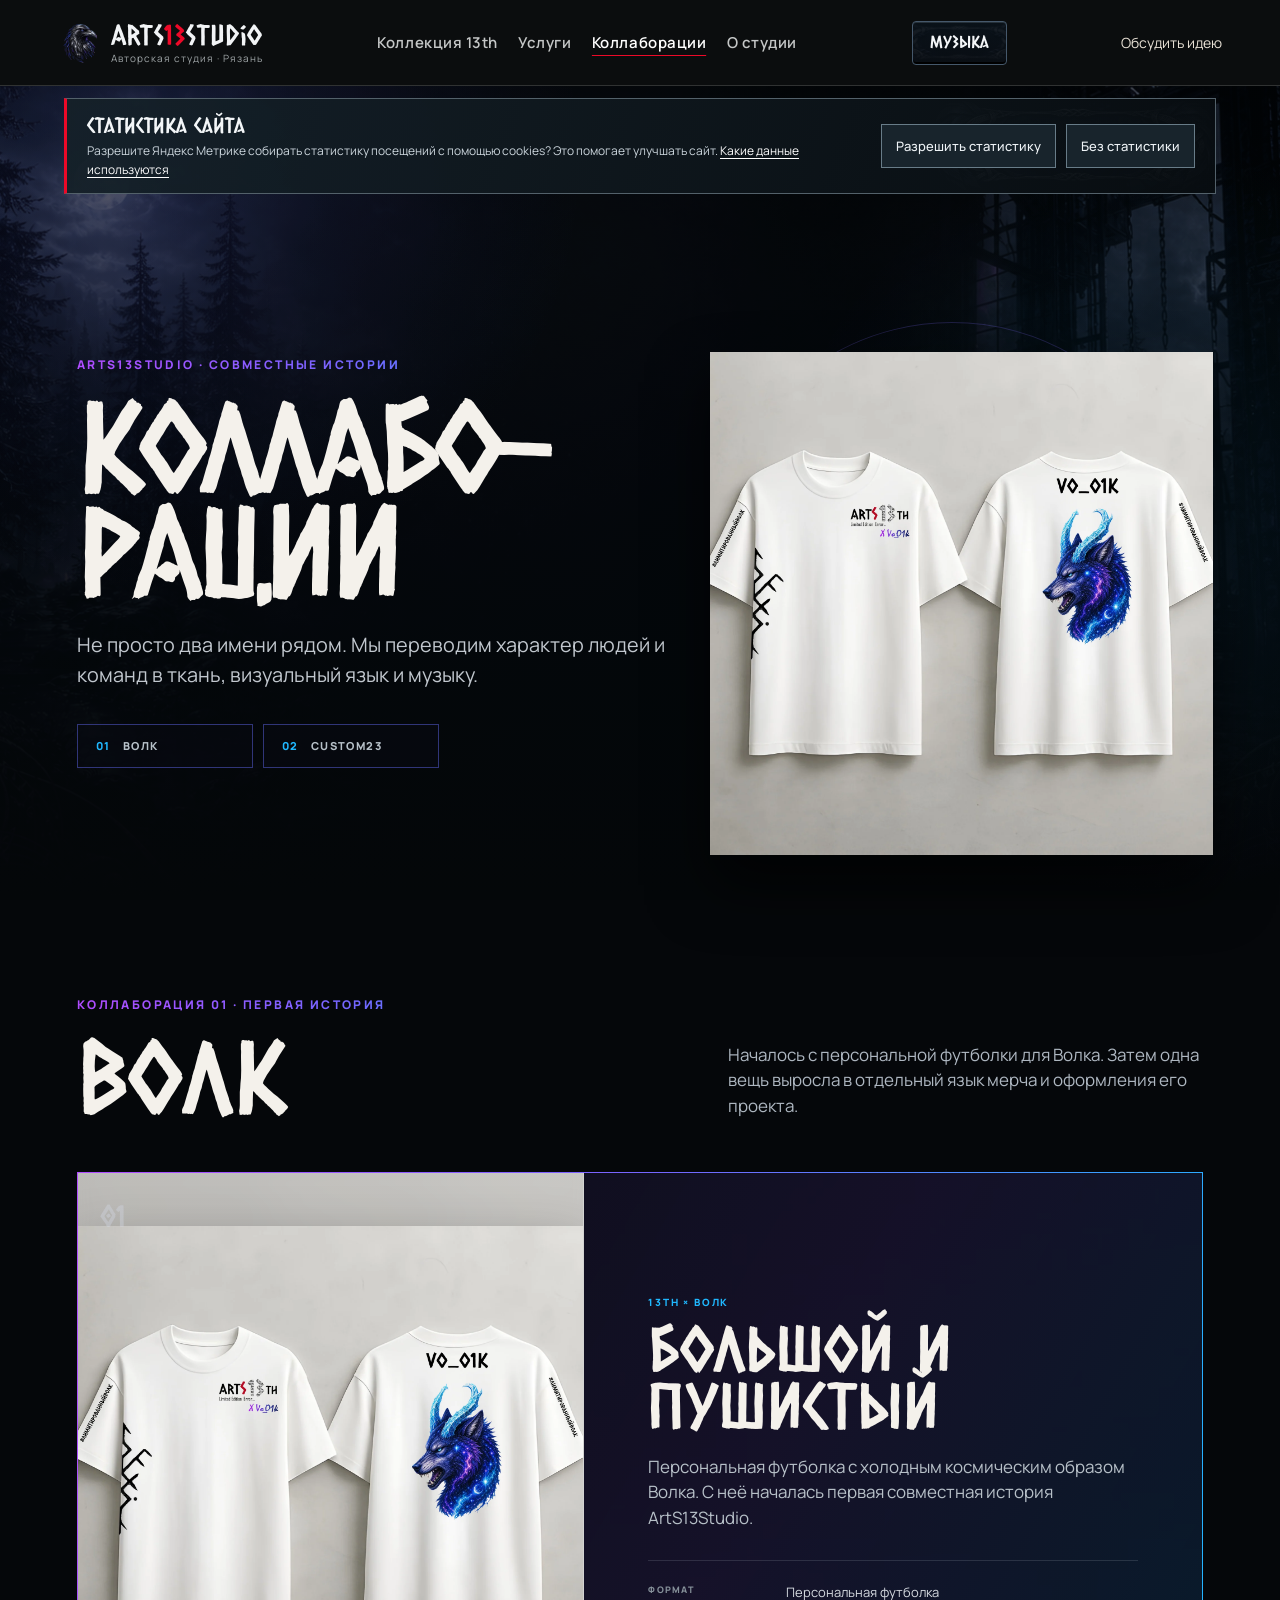
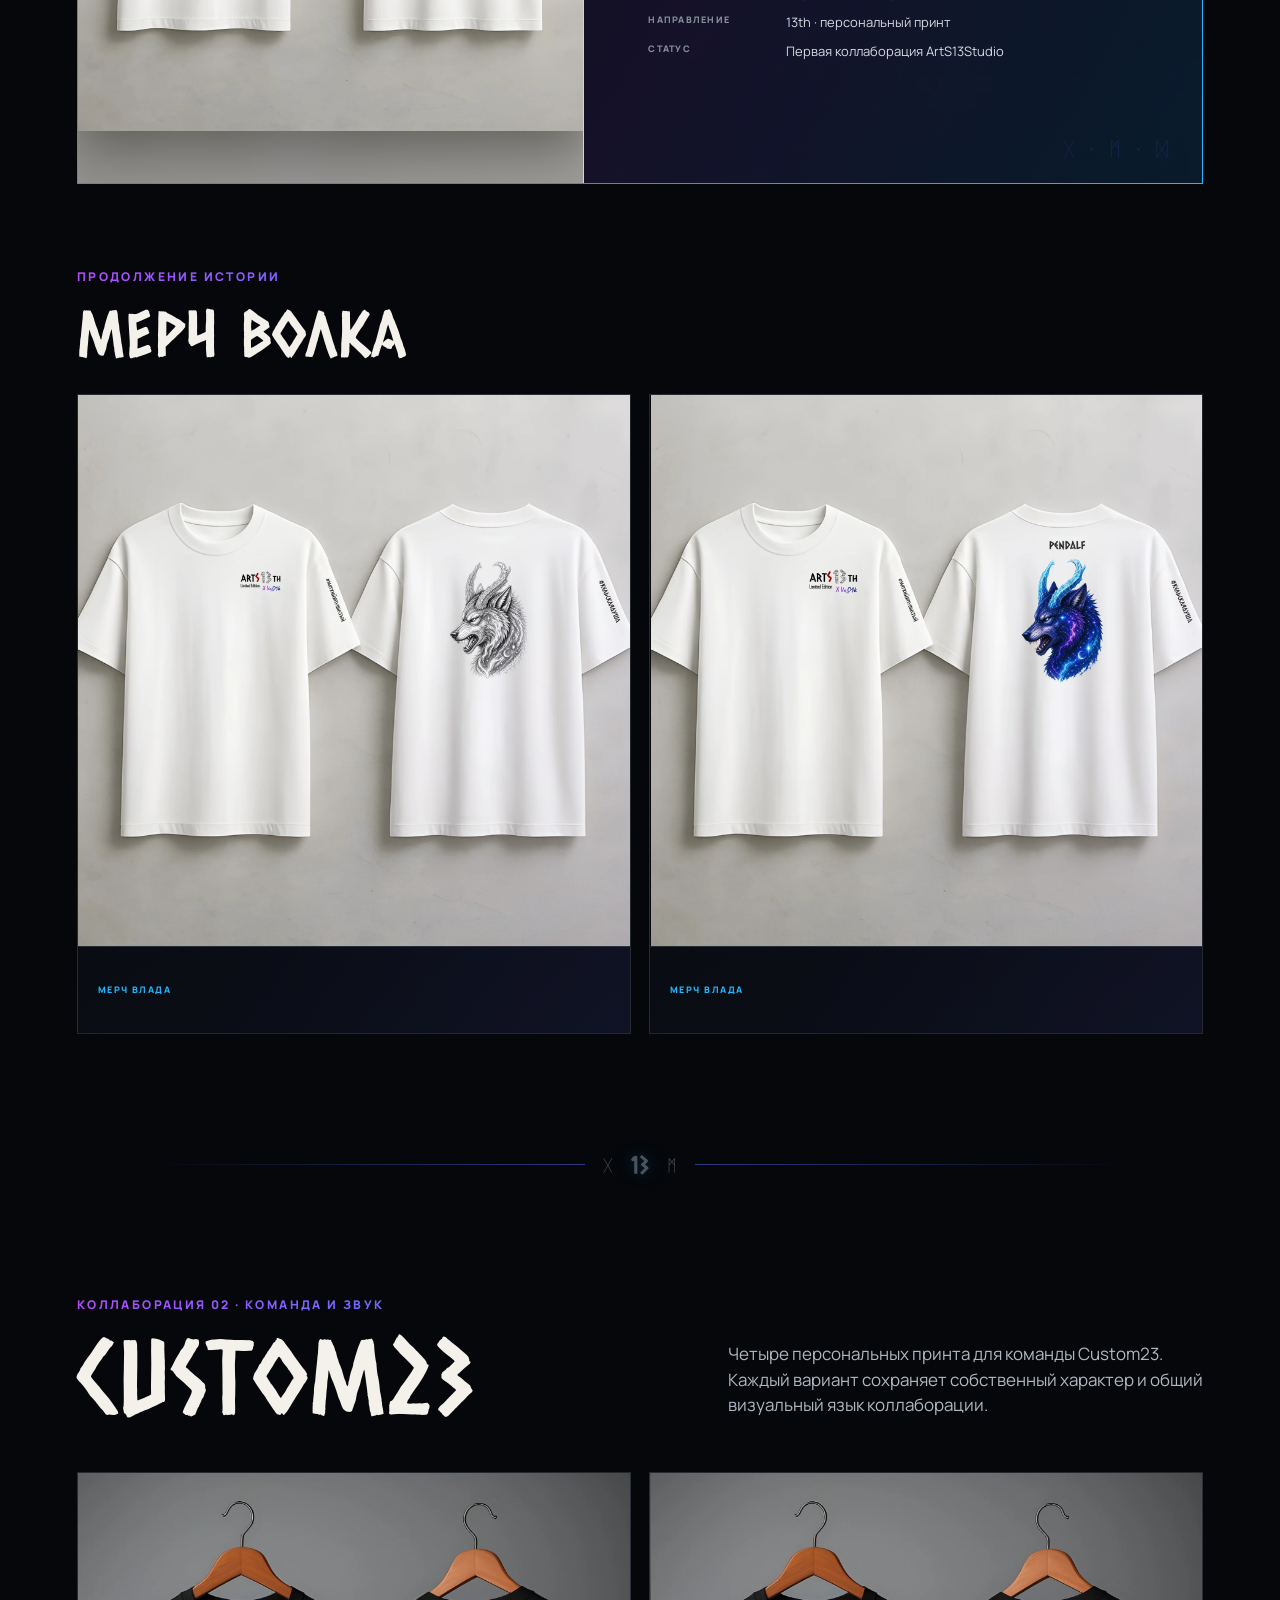
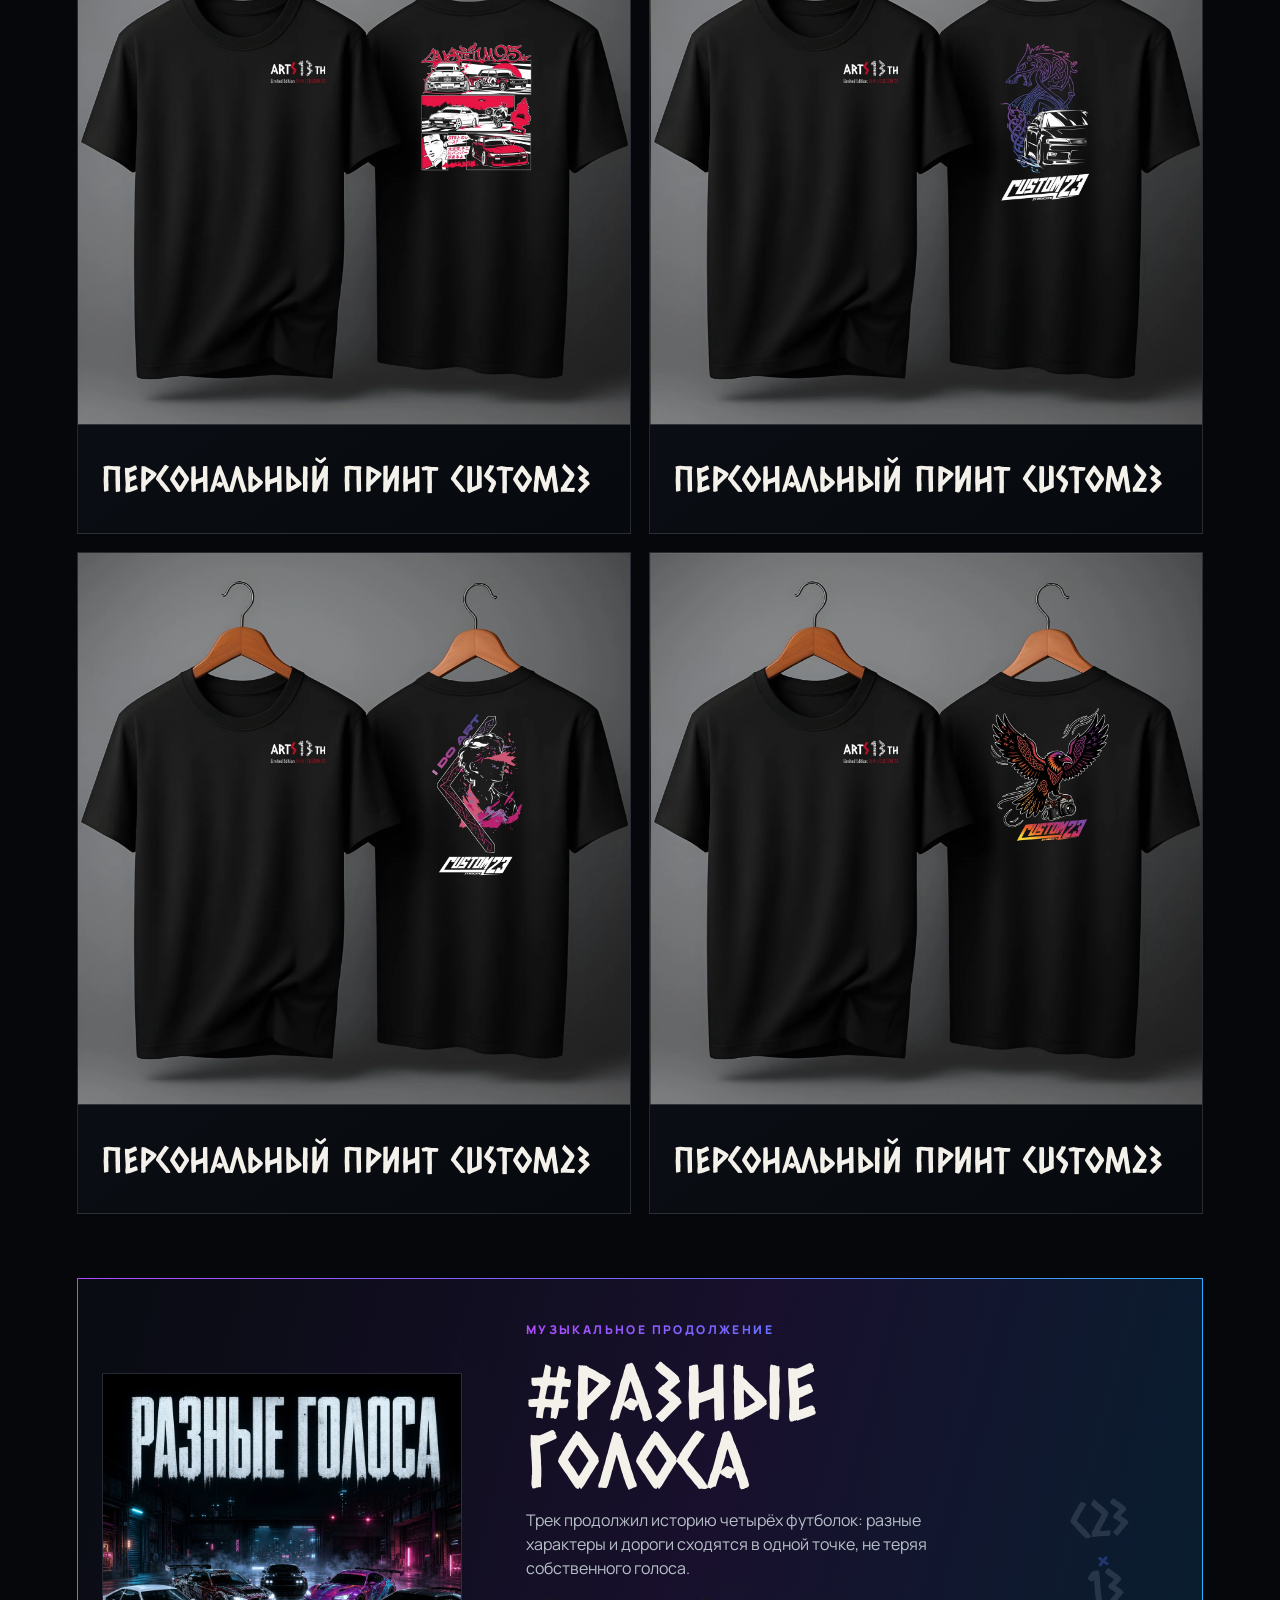
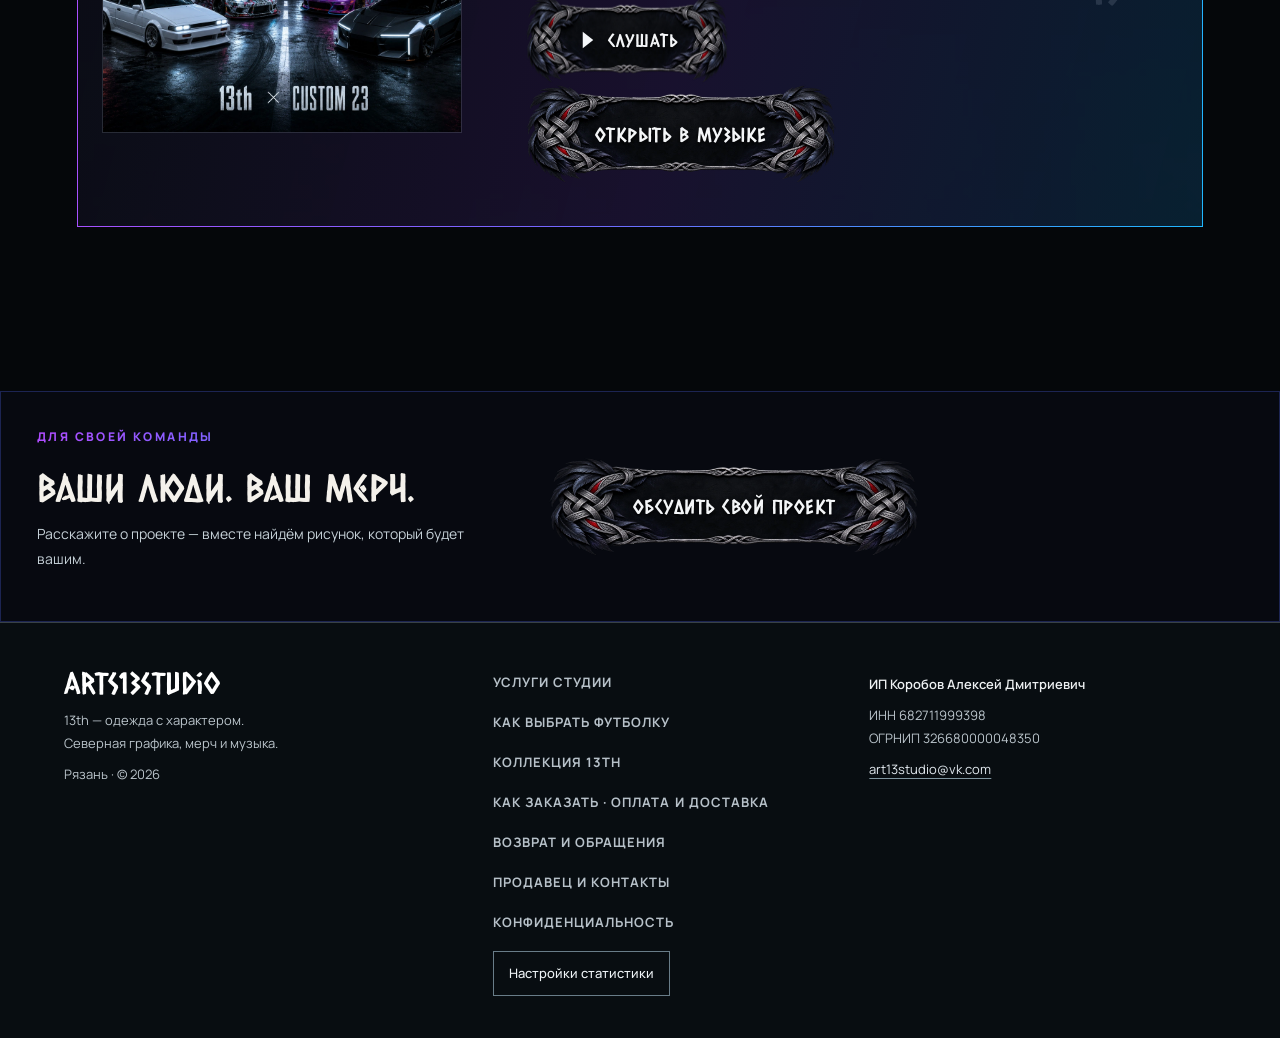
<file: collaborations/index.html>
<!doctype html>
<html lang="ru">
  <head>
    <meta charset="utf-8" />
    <meta name="viewport" content="width=device-width, initial-scale=1" />
    <title>Коллаборации ArtS13Studio — Волк и Custom23</title>
    <meta name="description" content="Совместные проекты ArtS13Studio: персональная футболка и мерч Волка, четыре эксклюзивные футболки Custom23 и трек «Разные голоса»." />
    <meta name="robots" content="index, follow, max-image-preview:large" />
    <meta name="theme-color" content="#07090b" />
    <link rel="canonical" href="https://arts13studio.github.io/collaborations/" />
    <link rel="alternate" hreflang="ru" href="https://arts13studio.github.io/collaborations/" />
    <meta property="og:type" content="website" />
    <meta property="og:locale" content="ru_RU" />
    <meta property="og:site_name" content="ArtS13Studio" />
    <meta property="og:title" content="Коллаборации ArtS13Studio" />
    <meta property="og:description" content="Волк, Custom23, одежда, визуальное оформление и музыка — совместные истории ArtS13Studio." />
    <meta property="og:url" content="https://arts13studio.github.io/collaborations/" />
    <meta property="og:image" content="https://arts13studio.github.io/assets/collaborations/custom23-shirt-01.webp" />
    <meta name="twitter:card" content="summary_large_image" />
    <meta name="twitter:title" content="Коллаборации ArtS13Studio" />
    <meta name="twitter:description" content="Совместные истории ArtS13Studio: Волк и Custom23." />
    <meta name="twitter:image" content="https://arts13studio.github.io/assets/collaborations/custom23-shirt-01.webp" />
    <link rel="icon" href="../assets/favicon.svg" />
    <link rel="preload" href="../assets/fonts/CaesarDressingCyrillic.woff2" as="font" type="font/woff2" crossorigin />
    <link rel="stylesheet" href="../assets/styles.css?v=20261115-2" />
    <link rel="stylesheet" href="../assets/studio-navigation.css?v=20261111-nav1" />
    <script src="../assets/studio-navigation.js?v=20261115-4" defer></script>
    <link rel="stylesheet" href="../assets/studio-finish.css?v=20261119-polish2" />
    <link rel="stylesheet" href="../assets/studio-service.css?v=20261111-nav1" />
  <script src="../assets/studio-analytics.js?v=20261115-4" defer></script><link rel="stylesheet" href="../assets/studio-refinement.css?v=20261119-polish2" /><link rel="stylesheet" href="../assets/northern-entry.css?v=20261119-6" />
    <link rel="stylesheet" href="../assets/studio-atmosphere.css?v=20261115-2" />
    <script src="../assets/snowfall.js?v=20261115-4"></script>
    <script src="../assets/northern-entry.js?v=20261119-6"></script>
  <link rel="stylesheet" href="../assets/player-dock.css?v=20261119-mobile1" />
    <script src="../assets/player-navigation.js?v=20261115-4" defer></script>
    <script src="../assets/player.js?v=20261119-mobile1" defer></script>
</head>
  <body>
    <a class="studio-skip-link" href="#main-content">К содержимому</a>
    <main id="main-content" class="collaborations-page">
      <!-- Шапка раздела коллабораций. -->
      <header class="studio-header">
        <a class="studio-logo" href="../" aria-label="ArtS13Studio — на главную"><img src="../assets/raven-brand-mark.png" width="42" height="42" alt="" /><span><strong>ArtS<span>13</span>Studio</strong><small>Авторская студия · Рязань</small></span></a>
        <nav class="studio-desktop-nav" aria-label="Основная навигация">
          <a href="../clothing/">Коллекция 13th</a>
          <a href="../services/">Услуги</a>
          <a href="../collaborations/" aria-current="page">Коллаборации</a>
          <a href="../#about">О студии</a>
        </nav>
        <a class="studio-music-link" href="../music/">Музыка</a>
        <a class="studio-contact-link" href="../#contacts">Обсудить идею</a>
        <details class="studio-mobile-menu">
          <summary>Меню <span aria-hidden="true">＋</span></summary>
          <nav aria-label="Мобильная навигация">
            <a href="../clothing/">Коллекция 13th</a>
          <a href="../services/">Услуги</a>
          <a href="../collaborations/" aria-current="page">Коллаборации</a>
          <a href="../#about">О студии</a>
            <a href="../#contacts">Обсудить идею</a>
            <a href="../music/">Музыка 13 AI the Dark</a>
            <a href="../video/">Клипы</a>
          <a href="../guide/">Как выбрать футболку</a><a href="../order/">Как заказать</a><a href="../contacts/">Контакты и реквизиты</a></nav>
        </details>
      </header>

      <!-- Первый экран: смысл совместных проектов и быстрый переход к историям. -->
      <section class="collaborations-hero">
        <div class="collaborations-hero-copy">
          <p class="eyebrow">ArtS13Studio · совместные истории</p>
          <h1>Коллабо&shy;рации</h1>
          <p>Не просто два имени рядом. Мы переводим характер людей и команд в ткань, визуальный язык и музыку.</p>
          <div class="collaborations-hero-links">
            <a href="#wolf"><span>01</span> Волк</a>
            <a href="#custom23"><span>02</span> Custom23</a>
          </div>
        </div>
        <div class="collaborations-hero-art" aria-hidden="true">
          <div class="collaborations-orbit"><span>ᚷ</span><span>ᛗ</span><span>ᛞ</span></div>
          <img src="../assets/collaborations/wolf-big-and-fluffy.webp" alt="" />
        </div>
      </section>

      <!-- Коллаборация 01: Волк. -->
      <section class="collab-case collab-case--wolf" id="wolf" aria-labelledby="wolf-title">
        <header class="collab-case-heading">
          <div><p class="eyebrow">Коллаборация 01 · первая история</p><h2 id="wolf-title">Волк</h2></div>
          <p>Началось с персональной футболки для Волка. Затем одна вещь выросла в отдельный язык мерча и оформления его проекта.</p>
        </header>

        <div class="wolf-shirt-feature">
          <figure class="wolf-shirt-visual" style="--shirt-image: url('../assets/collaborations/wolf-big-and-fluffy.webp')">
            <span class="collab-frame-number">01</span>
            <img src="../assets/collaborations/wolf-big-and-fluffy.webp" width="1800" height="1800" alt="Футболка Волка «Большой и пушистый», вид спереди и сзади" loading="eager" />
          </figure>
          <div class="wolf-shirt-copy">
            <p class="collab-label">13th × Волк</p>
            <h3>Большой и пушистый</h3>
            <p>Персональная футболка с холодным космическим образом Волка. С неё началась первая совместная история ArtS13Studio.</p>
            <dl class="collab-facts">
              <div><dt>Формат</dt><dd>Персональная футболка</dd></div>
              <div><dt>Направление</dt><dd>13th · персональный принт</dd></div>
              <div><dt>Статус</dt><dd>Первая коллаборация ArtS13Studio</dd></div>
            </dl>
          </div>
        </div>

        <div class="collab-subheading">
          <div><p class="eyebrow">Продолжение истории</p><h3>Мерч Волка</h3></div>
        </div>
        <div class="wolf-merch-grid">
          <figure><img src="../assets/collaborations/wolf-merch-graphite.webp" width="1800" height="1800" alt="Белая футболка мерча Влада с графитовым изображением Волка, вид спереди и сзади" loading="lazy" /><figcaption><span>Мерч Влада</span></figcaption></figure>
          <figure><img src="../assets/collaborations/wolf-merch-pendalf.webp" width="1800" height="1800" alt="Белая футболка мерча Влада с синим космическим изображением Волка, вид спереди и сзади" loading="lazy" /><figcaption><span>Мерч Влада</span></figcaption></figure>
        </div>


      </section>

      <div class="collab-divider" aria-hidden="true"><i></i><span>ᚷ</span><b>13</b><span>ᛗ</span><i></i></div>

      <!-- Коллаборация 02: четыре персональные футболки Custom23 и общий трек. -->
      <section class="collab-case collab-case--custom23" id="custom23" aria-labelledby="custom23-title">
        <header class="collab-case-heading">
          <div><p class="eyebrow">Коллаборация 02 · команда и звук</p><h2 id="custom23-title">Custom23</h2></div>
          <p>Четыре персональных принта для команды Custom23. Каждый вариант сохраняет собственный характер и общий визуальный язык коллаборации.</p>
        </header>

        <div class="custom23-shirt-grid">
          <figure><div class="custom23-shirt-visual" style="--shirt-image: url('../assets/collaborations/custom23-shirt-01.webp')"><img src="../assets/collaborations/custom23-shirt-01.webp" width="1800" height="1800" alt="Футболка Custom23 с красным автомобильным принтом, вид спереди и сзади" loading="lazy" /></div><figcaption><strong>Персональный принт Custom23</strong></figcaption></figure>
          <figure><div class="custom23-shirt-visual" style="--shirt-image: url('../assets/collaborations/custom23-shirt-02.webp')"><img src="../assets/collaborations/custom23-shirt-02.webp" width="1800" height="1800" alt="Футболка Custom23 с автомобилем и фиолетовым кельтским рисунком, вид спереди и сзади" loading="lazy" /></div><figcaption><strong>Персональный принт Custom23</strong></figcaption></figure>
          <figure><div class="custom23-shirt-visual" style="--shirt-image: url('../assets/collaborations/custom23-shirt-03.webp')"><img src="../assets/collaborations/custom23-shirt-03.webp" width="1800" height="1800" alt="Футболка Custom23 с розово-фиолетовым художественным принтом, вид спереди и сзади" loading="lazy" /></div><figcaption><strong>Персональный принт Custom23</strong></figcaption></figure>
          <figure><div class="custom23-shirt-visual" style="--shirt-image: url('../assets/collaborations/custom23-shirt-04.webp')"><img src="../assets/collaborations/custom23-shirt-04.webp" width="1800" height="1800" alt="Футболка Custom23 с неоновым вороном и камерой, вид спереди и сзади" loading="lazy" /></div><figcaption><strong>Персональный принт Custom23</strong></figcaption></figure>
        </div>

        <article class="collab-track" aria-labelledby="collab-track-title">
          <img src="../assets/music/raznye-golosa-cover.webp" alt="Обложка трека «Разные голоса»" loading="lazy" />
          <div class="collab-track-copy">
            <p class="eyebrow">Музыкальное продолжение</p>
            <h3 id="collab-track-title">#Разные голоса</h3>
            <p>Трек продолжил историю четырёх футболок: разные характеры и дороги сходятся в одной точке, не теряя собственного голоса.</p>
            <div data-track-index="10"><button class="track-play-button" type="button" data-track-play aria-label="Слушать: Разные голоса"><span>Слушать</span></button></div>
            <a class="button section-open-button" href="../music/#track-raznye-golosa"><span>Открыть в музыке</span></a>
          </div>
          <div class="collab-track-mark" aria-hidden="true">C23<br /><span>×</span><br />13</div>
        </article>


      </section>

      <section class="collab-links collab-invite" aria-labelledby="collab-invite-title">
        <div><p class="eyebrow">Для своей команды</p><h2 id="collab-invite-title">Ваши люди. Ваш мерч.</h2><p>Расскажите о проекте — вместе найдём рисунок, который будет вашим.</p></div>
        <a class="button" href="../services/#brief">Обсудить свой проект</a>
      </section>
      <footer class="studio-footer">
      <div><a class="footer-wordmark" href="../">ArtS13Studio</a><p>13th — одежда с характером.<br />Северная графика, мерч и музыка.</p><p>Рязань · © 2026</p></div>
      <nav aria-label="Информация для посетителей"><a href="../services/">Услуги студии</a><a href="../guide/">Как выбрать футболку</a><a href="../clothing/">Коллекция 13th</a><a href="../order/">Как заказать · оплата и доставка</a><a href="../order/#returns">Возврат и обращения</a><a href="../contacts/">Продавец и контакты</a><a href="../privacy/">Конфиденциальность</a><button type="button" class="analytics-settings" data-analytics-settings hidden>Настройки статистики</button></nav>
      <div class="footer-legal"><p><strong>ИП Коробов Алексей Дмитриевич</strong></p><p>ИНН 682711999398<br />ОГРНИП 326680000048350</p><a class="service-inline-link" href="mailto:art13studio@vk.com">art13studio@vk.com</a></div>
    </footer>
    </main>
  </body>
</html>
</file>
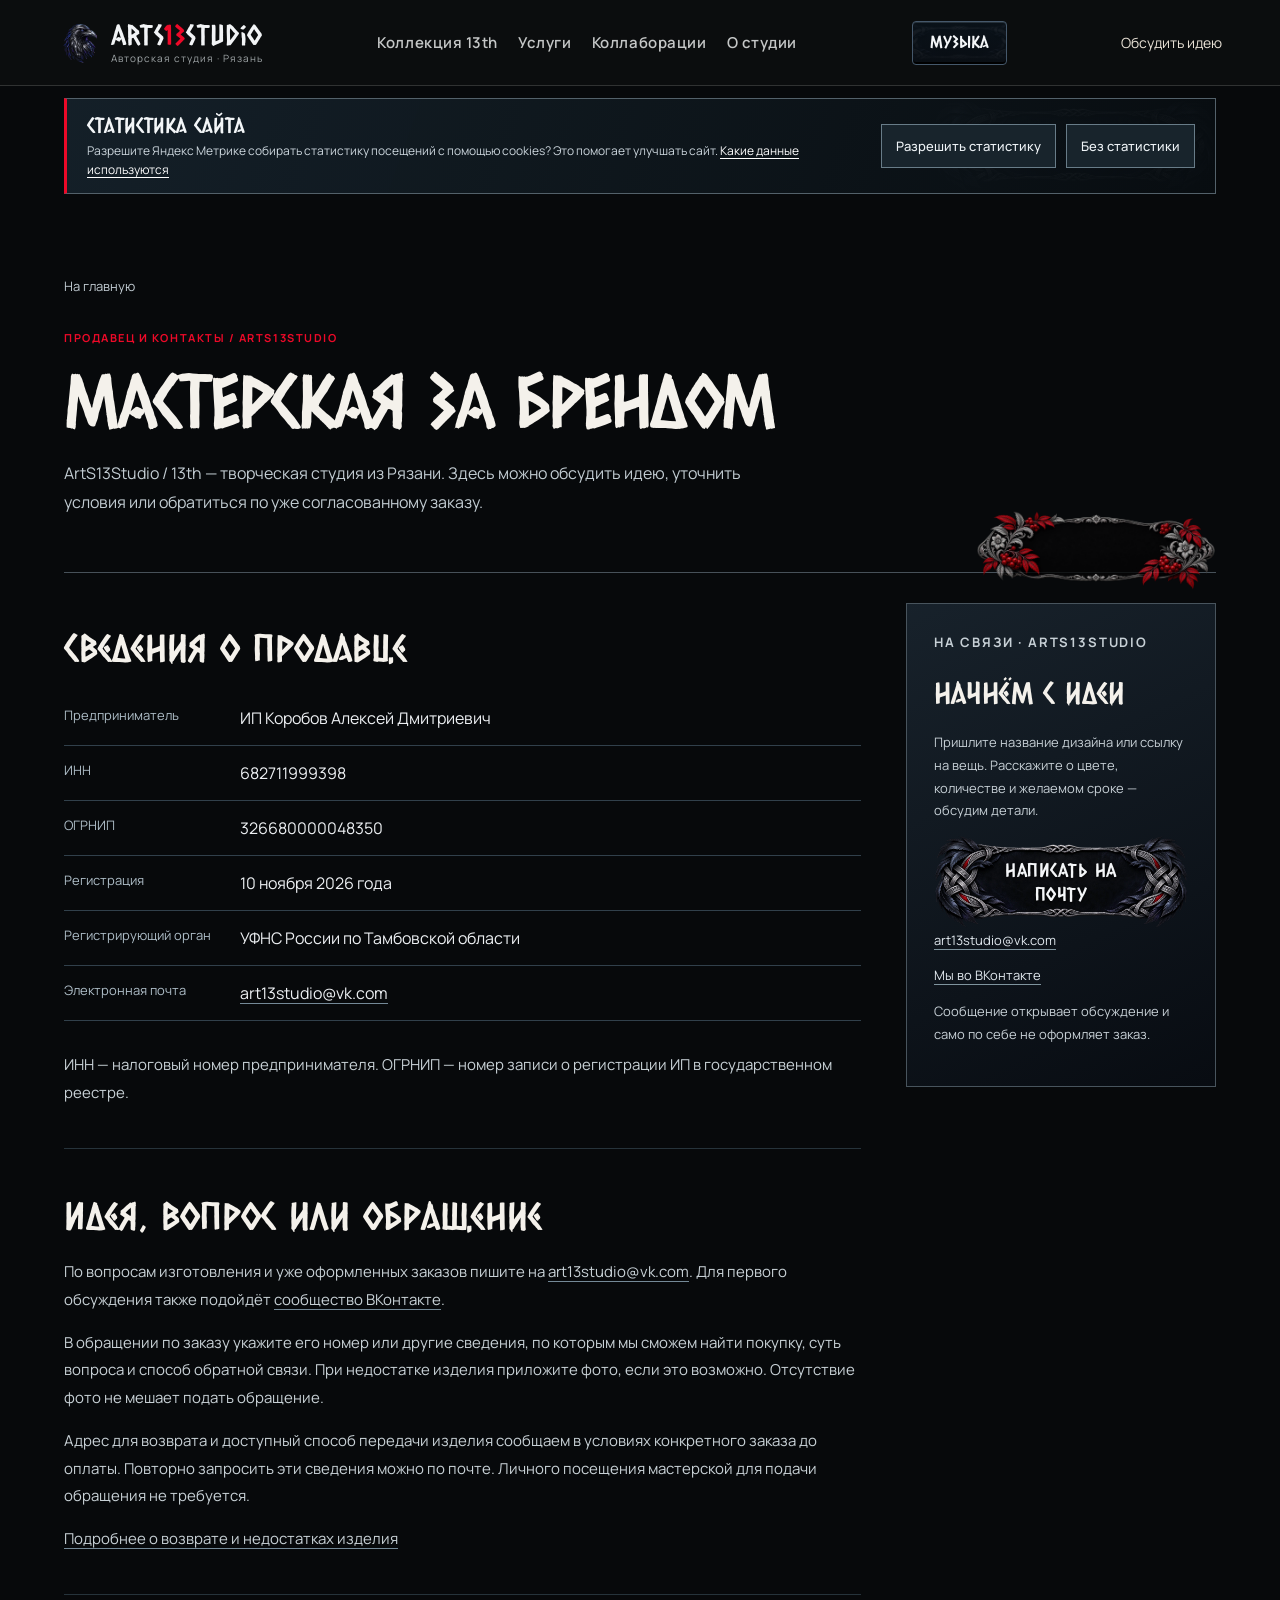
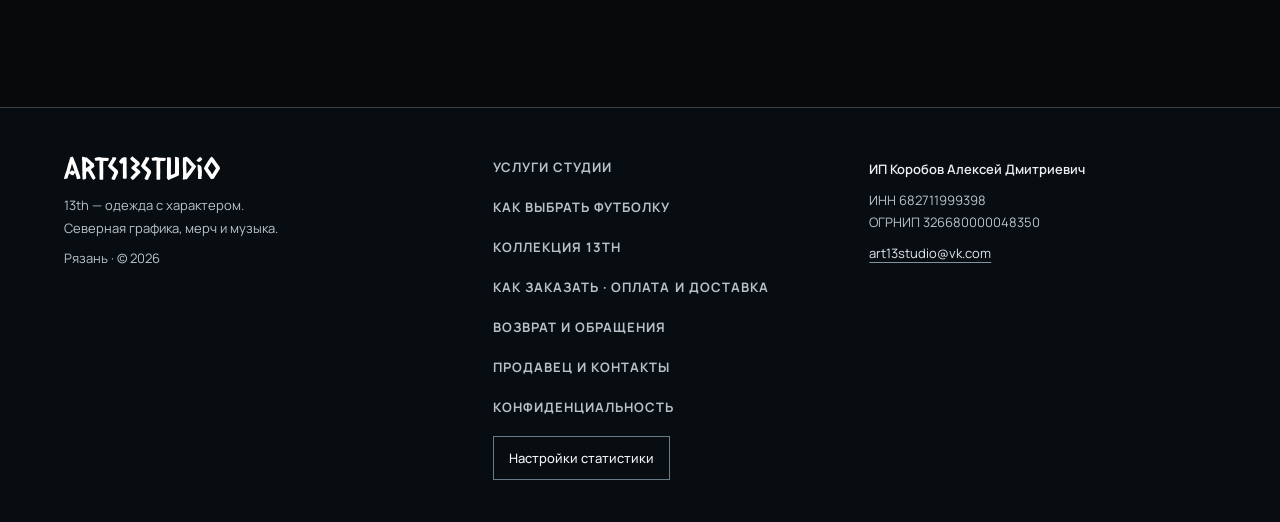
<file: contacts/index.html>
<!doctype html>
<html lang="ru"><head><meta charset="utf-8" /><meta name="viewport" content="width=device-width, initial-scale=1" />
<title>Продавец и контакты | ArtS13Studio</title><meta name="description" content="ArtS13Studio / 13th — творческая студия из Рязани. Здесь можно обсудить идею, уточнить условия или обратиться по уже согласованному заказу." /><meta name="theme-color" content="#07090b" />
<link rel="canonical" href="https://arts13studio.github.io/contacts/" />
<meta property="og:type" content="website" /><meta property="og:locale" content="ru_RU" /><meta property="og:title" content="Продавец и контакты | ArtS13Studio" /><meta property="og:description" content="ArtS13Studio / 13th — творческая студия из Рязани. Здесь можно обсудить идею, уточнить условия или обратиться по уже согласованному заказу." /><meta property="og:url" content="https://arts13studio.github.io/contacts/" />
<link rel="icon" href="../assets/favicon.svg" /><link rel="preload" href="../assets/fonts/CaesarDressingCyrillic.woff2" as="font" type="font/woff2" crossorigin />
<link rel="stylesheet" href="../assets/styles.css?v=20261115-2" /><link rel="stylesheet" href="../assets/studio-navigation.css?v=20261111-nav1" /><link rel="stylesheet" href="../assets/studio-finish.css?v=20261119-polish2" /><link rel="stylesheet" href="../assets/studio-service.css?v=20261111-nav1" />
<script src="../assets/studio-navigation.js?v=20261115-4" defer></script><script src="../assets/studio-analytics.js?v=20261115-4" defer></script><link rel="stylesheet" href="../assets/studio-refinement.css?v=20261119-polish2" /><link rel="stylesheet" href="../assets/northern-entry.css?v=20261119-6" />
    <link rel="stylesheet" href="../assets/studio-atmosphere.css?v=20261115-2" />
    <script src="../assets/snowfall.js?v=20261115-4"></script>
    <script src="../assets/northern-entry.js?v=20261119-6"></script>
  <link rel="stylesheet" href="../assets/player-dock.css?v=20261119-mobile1" />
    <script src="../assets/player-navigation.js?v=20261115-4" defer></script>
    <script src="../assets/player.js?v=20261119-mobile1" defer></script>
</head>
<body><a class="studio-skip-link" href="#main-content">К содержимому</a><header class="studio-header">
        <a class="studio-logo" href="../" aria-label="ArtS13Studio — на главную"><img src="../assets/raven-brand-mark.png" width="42" height="42" alt="" /><span><strong>ArtS<span>13</span>Studio</strong><small>Авторская студия · Рязань</small></span></a>
        <nav class="studio-desktop-nav" aria-label="Основная навигация">
          <a href="../clothing/">Коллекция 13th</a>
          <a href="../services/">Услуги</a>
          <a href="../collaborations/">Коллаборации</a>
          <a href="../#about">О студии</a>
        </nav>
        <a class="studio-music-link" href="../music/">Музыка</a>
        <a class="studio-contact-link" href="../#contacts">Обсудить идею</a>
        <details class="studio-mobile-menu">
          <summary>Меню <span aria-hidden="true">＋</span></summary>
          <nav aria-label="Мобильная навигация">
            <a href="../clothing/">Коллекция 13th</a>
          <a href="../services/">Услуги</a>
          <a href="../collaborations/">Коллаборации</a>
          <a href="../#about">О студии</a>
            <a href="../#contacts">Обсудить идею</a>
            <a href="../music/">Музыка 13 AI the Dark</a>
            <a href="../video/">Клипы</a>
          <a href="../guide/">Как выбрать футболку</a><a href="../order/">Как заказать</a><a href="../contacts/">Контакты и реквизиты</a></nav>
        </details>
      </header>
<main id="main-content" class="service-main"><a class="service-breadcrumb" href="../">На главную</a><header class="service-hero"><p class="service-kicker">Продавец и контакты / ArtS13Studio</p><h1>Мастерская за брендом</h1><p>ArtS13Studio / 13th — творческая студия из Рязани. Здесь можно обсудить идею, уточнить условия или обратиться по уже согласованному заказу.</p></header>
<div class="service-layout"><div class="service-copy">
<section id="seller"><h2>Сведения о продавце</h2><dl class="service-details">
<div><dt>Предприниматель</dt><dd>ИП Коробов Алексей Дмитриевич</dd></div>
<div><dt>ИНН</dt><dd>682711999398</dd></div>
<div><dt>ОГРНИП</dt><dd>326680000048350</dd></div>
<div><dt>Регистрация</dt><dd>10 ноября 2026 года</dd></div>
<div><dt>Регистрирующий орган</dt><dd>УФНС России по Тамбовской области</dd></div>
<div><dt>Электронная почта</dt><dd><a href="mailto:art13studio@vk.com">art13studio@vk.com</a></dd></div>
</dl><p>ИНН — налоговый номер предпринимателя. ОГРНИП — номер записи о регистрации ИП в государственном реестре.</p></section>
<section id="message"><h2>Идея, вопрос или обращение</h2><p>По вопросам изготовления и уже оформленных заказов пишите на <a href="mailto:art13studio@vk.com">art13studio@vk.com</a>. Для первого обсуждения также подойдёт <a href="https://vk.ru/arts13studio" target="_blank" rel="noreferrer">сообщество ВКонтакте</a>.</p><p>В обращении по заказу укажите его номер или другие сведения, по которым мы сможем найти покупку, суть вопроса и способ обратной связи. При недостатке изделия приложите фото, если это возможно. Отсутствие фото не мешает подать обращение.</p><p>Адрес для возврата и доступный способ передачи изделия сообщаем в условиях конкретного заказа до оплаты. Повторно запросить эти сведения можно по почте. Личного посещения мастерской для подачи обращения не требуется.</p><p><a href="../order/#returns">Подробнее о возврате и недостатках изделия</a></p></section>
</div><aside class="service-aside"><p class="service-kicker">На связи · ArtS13Studio</p><h2>Начнём с идеи</h2><p>Пришлите название дизайна или ссылку на вещь. Расскажите о цвете, количестве и желаемом сроке — обсудим детали.</p><a class="button" href="mailto:art13studio@vk.com">Написать на почту</a><p><a class="service-inline-link" href="mailto:art13studio@vk.com">art13studio@vk.com</a></p><p><a class="service-inline-link" href="https://vk.ru/arts13studio" target="_blank" rel="noreferrer">Мы во ВКонтакте</a></p><p>Сообщение открывает обсуждение и само по себе не оформляет заказ.</p></aside></div></main><footer class="studio-footer">
      <div><a class="footer-wordmark" href="../">ArtS13Studio</a><p>13th — одежда с характером.<br />Северная графика, мерч и музыка.</p><p>Рязань · © 2026</p></div>
      <nav aria-label="Информация для посетителей"><a href="../services/">Услуги студии</a><a href="../guide/">Как выбрать футболку</a><a href="../clothing/">Коллекция 13th</a><a href="../order/">Как заказать · оплата и доставка</a><a href="../order/#returns">Возврат и обращения</a><a href="../contacts/">Продавец и контакты</a><a href="../privacy/">Конфиденциальность</a><button type="button" class="analytics-settings" data-analytics-settings hidden>Настройки статистики</button></nav>
      <div class="footer-legal"><p><strong>ИП Коробов Алексей Дмитриевич</strong></p><p>ИНН 682711999398<br />ОГРНИП 326680000048350</p><a class="service-inline-link" href="mailto:art13studio@vk.com">art13studio@vk.com</a></div>
    </footer></body></html>
</file>
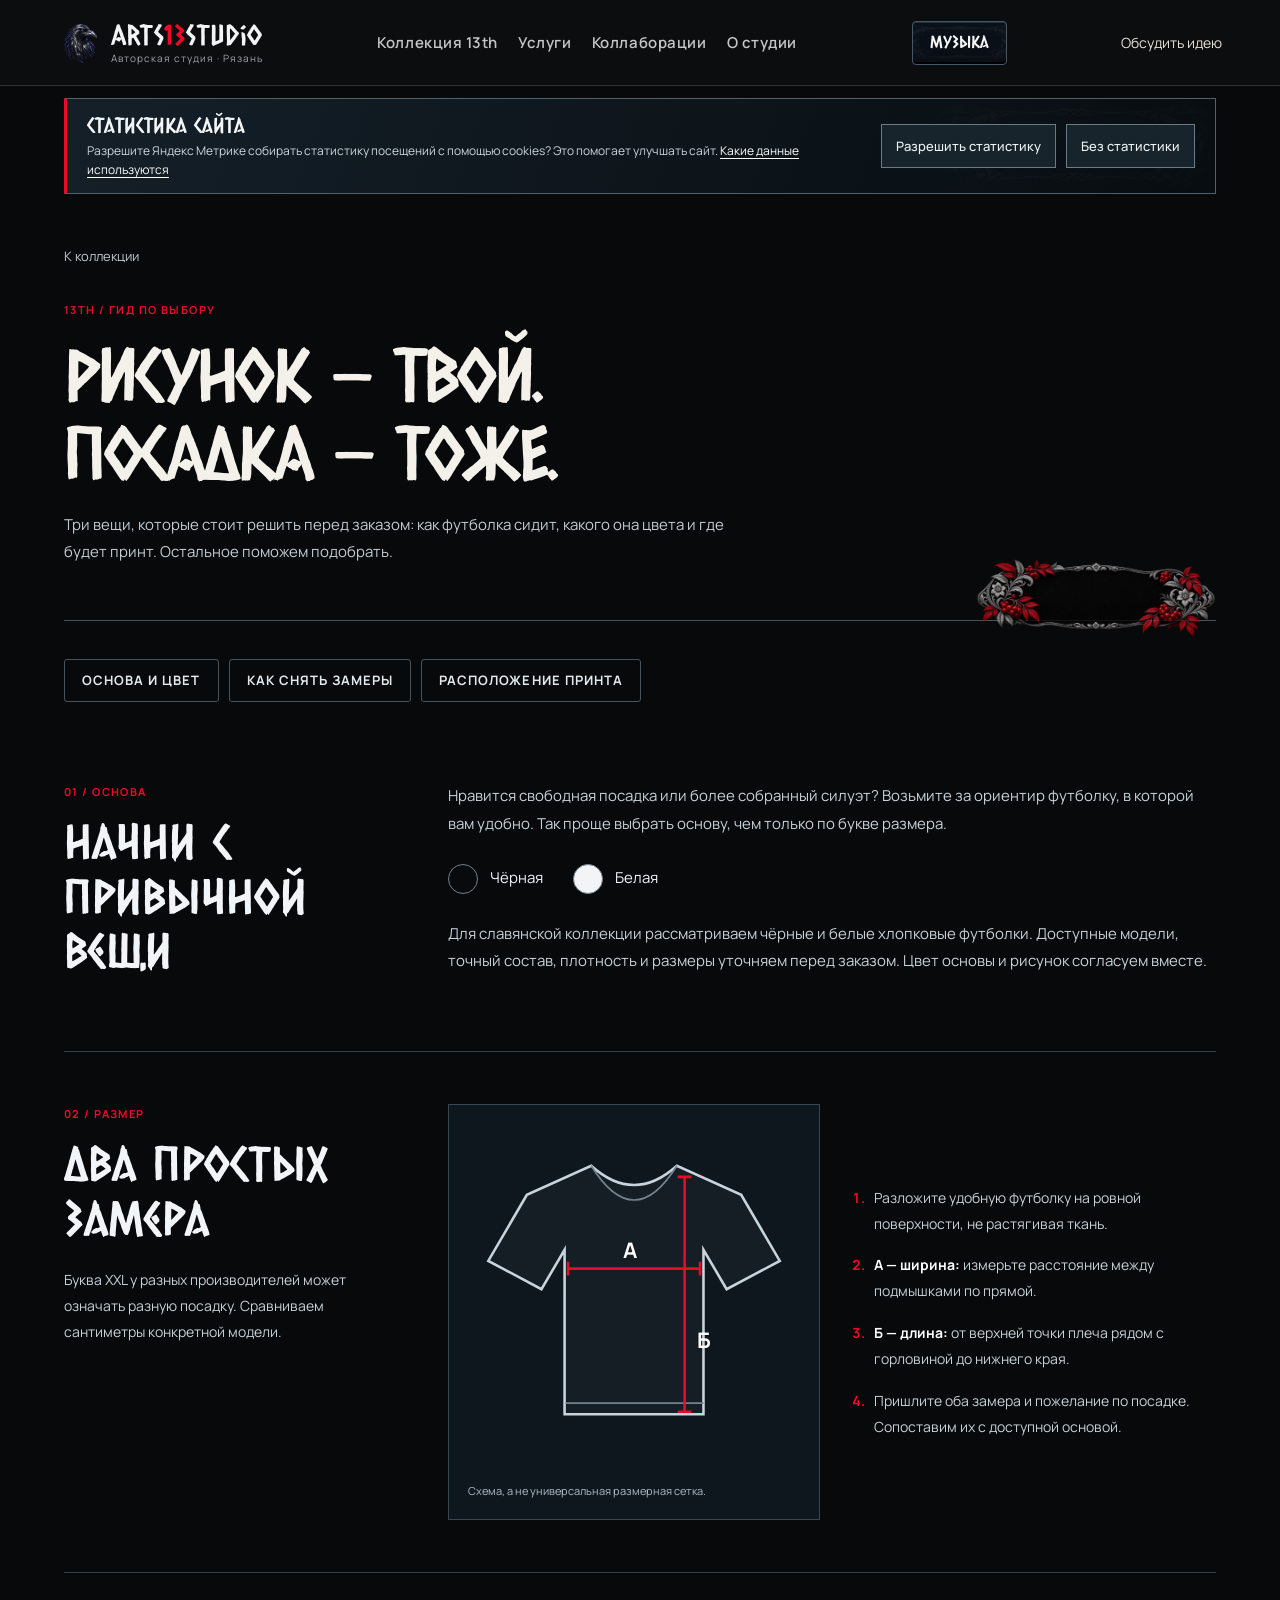
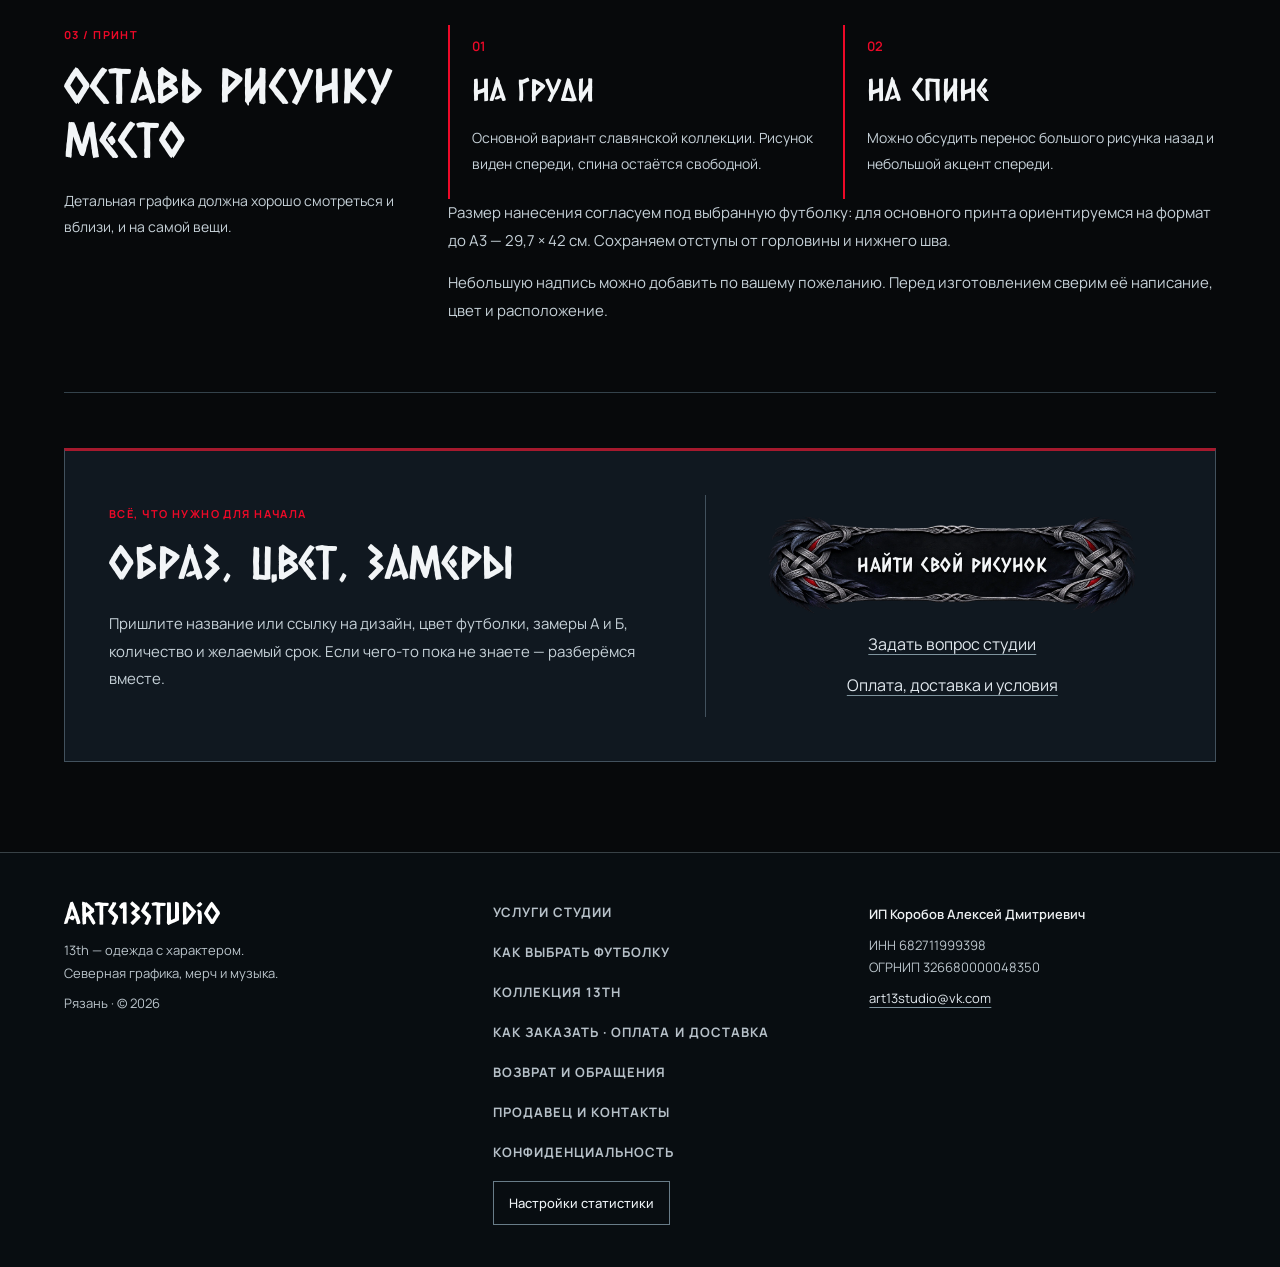
<file: guide/index.html>
<!doctype html>
<html lang="ru"><head><meta charset="utf-8" /><meta name="viewport" content="width=device-width, initial-scale=1" />
<title>Как выбрать футболку | ArtS13Studio</title><meta name="description" content="Короткий гид ArtS13Studio: основа, цвет, замеры футболки и расположение принта. Размер подбираем по конкретной модели." /><meta name="theme-color" content="#07090b" />
<link rel="canonical" href="https://arts13studio.github.io/guide/" />
<meta property="og:image" content="https://arts13studio.github.io/assets/clothing/lookbook/hero-atelier-autumn.webp" /><meta property="og:site_name" content="ArtS13Studio" /><meta name="twitter:card" content="summary_large_image" /><meta property="og:type" content="website" /><meta property="og:locale" content="ru_RU" /><meta property="og:title" content="Как выбрать футболку | ArtS13Studio" /><meta property="og:description" content="Короткий гид ArtS13Studio: основа, цвет, замеры футболки и расположение принта. Размер подбираем по конкретной модели." /><meta property="og:url" content="https://arts13studio.github.io/guide/" />
<link rel="icon" href="../assets/favicon.svg" /><link rel="preload" href="../assets/fonts/CaesarDressingCyrillic.woff2" as="font" type="font/woff2" crossorigin />
<link rel="stylesheet" href="../assets/styles.css?v=20261115-2" /><link rel="stylesheet" href="../assets/studio-navigation.css?v=20261111-nav1" /><link rel="stylesheet" href="../assets/studio-finish.css?v=20261119-polish2" /><link rel="stylesheet" href="../assets/studio-service.css?v=20261111-nav1" />
<script src="../assets/studio-navigation.js?v=20261115-4" defer></script><script src="../assets/studio-analytics.js?v=20261115-4" defer></script><link rel="stylesheet" href="../assets/studio-refinement.css?v=20261119-polish2" /><link rel="stylesheet" href="../assets/northern-entry.css?v=20261119-6" />
    <link rel="stylesheet" href="../assets/studio-atmosphere.css?v=20261115-2" />
    <script src="../assets/snowfall.js?v=20261115-4"></script>
    <script src="../assets/northern-entry.js?v=20261119-6"></script>
  <link rel="stylesheet" href="../assets/player-dock.css?v=20261119-mobile1" />
    <script src="../assets/player-navigation.js?v=20261115-4" defer></script>
    <script src="../assets/player.js?v=20261119-mobile1" defer></script>
</head>
<body><a class="studio-skip-link" href="#main-content">К содержимому</a><header class="studio-header">
        <a class="studio-logo" href="../" aria-label="ArtS13Studio — на главную"><img src="../assets/raven-brand-mark.png" width="42" height="42" alt="" /><span><strong>ArtS<span>13</span>Studio</strong><small>Авторская студия · Рязань</small></span></a>
        <nav class="studio-desktop-nav" aria-label="Основная навигация">
          <a href="../clothing/">Коллекция 13th</a>
          <a href="../services/">Услуги</a>
          <a href="../collaborations/">Коллаборации</a>
          <a href="../#about">О студии</a>
        </nav>
        <a class="studio-music-link" href="../music/">Музыка</a>
        <a class="studio-contact-link" href="../#contacts">Обсудить идею</a>
        <details class="studio-mobile-menu">
          <summary>Меню <span aria-hidden="true">＋</span></summary>
          <nav aria-label="Мобильная навигация">
            <a href="../clothing/">Коллекция 13th</a>
          <a href="../services/">Услуги</a>
          <a href="../collaborations/">Коллаборации</a>
          <a href="../#about">О студии</a>
            <a href="../#contacts">Обсудить идею</a>
            <a href="../music/">Музыка 13 AI the Dark</a>
            <a href="../video/">Клипы</a>
          <a href="../guide/" aria-current="page">Как выбрать футболку</a><a href="../order/">Как заказать</a><a href="../contacts/">Контакты и реквизиты</a></nav>
        </details>
      </header><main id="main-content" class="service-main atelier-main">
<a class="service-breadcrumb" href="../clothing/">К коллекции</a>
<header class="service-hero"><p class="service-kicker">13th / Гид по выбору</p><h1>Рисунок — твой.<br />Посадка — тоже.</h1><p>Три вещи, которые стоит решить перед заказом: как футболка сидит, какого она цвета и где будет принт. Остальное поможем подобрать.</p></header>
<nav class="service-tabs" aria-label="Разделы гида"><a href="#base">Основа и цвет</a><a href="#size">Как снять замеры</a><a href="#placement">Расположение принта</a></nav>
<section class="atelier-chapter" id="base"><div class="chapter-title"><p class="service-kicker">01 / Основа</p><h2>Начни с привычной вещи</h2></div><div class="chapter-content"><p>Нравится свободная посадка или более собранный силуэт? Возьмите за ориентир футболку, в которой вам удобно. Так проще выбрать основу, чем только по букве размера.</p><div class="base-colours"><span><i class="swatch-black" aria-hidden="true"></i>Чёрная</span><span><i class="swatch-white" aria-hidden="true"></i>Белая</span></div><p>Для славянской коллекции рассматриваем чёрные и белые хлопковые футболки. Доступные модели, точный состав, плотность и размеры уточняем перед заказом. Цвет основы и рисунок согласуем вместе.</p></div></section>
<section class="atelier-chapter" id="size"><div class="chapter-title"><p class="service-kicker">02 / Размер</p><h2>Два простых замера</h2><p>Буква XXL у разных производителей может означать разную посадку. Сравниваем сантиметры конкретной модели.</p></div><div class="chapter-content"><div class="measure-layout"><figure class="measure-diagram"><svg viewBox="0 0 420 420" role="img" aria-labelledby="measure-title measure-desc"><title id="measure-title">Схема замеров футболки</title><desc id="measure-desc">А — ширина между подмышками. Б — длина от верхней точки плеча у горловины до нижнего края.</desc><path d="M160 65 Q210 110 260 65 L335 99 L380 176 L318 209 L291 163 L291 355 L129 355 L129 163 L102 209 L40 176 L85 99Z" fill="#151e24" stroke="#c7d4dd" stroke-width="3"/><path d="M160 65 Q210 145 260 65 M130 342H291" fill="none" stroke="#73838e" stroke-width="2"/><path d="M133 185H287 M133 177V193 M287 177V193 M269 78V352 M261 78H277 M261 352H277" fill="none" stroke="#ed0928" stroke-width="3"/><g fill="#fff" font-family="Manrope,sans-serif" font-size="25" font-weight="700"><text x="197" y="173">А</text><text x="283" y="278">Б</text></g></svg><figcaption>Схема, а не универсальная размерная сетка.</figcaption></figure><ol class="measure-steps"><li>Разложите удобную футболку на ровной поверхности, не растягивая ткань.</li><li><strong>А — ширина:</strong> измерьте расстояние между подмышками по прямой.</li><li><strong>Б — длина:</strong> от верхней точки плеча рядом с горловиной до нижнего края.</li><li>Пришлите оба замера и пожелание по посадке. Сопоставим их с доступной основой.</li></ol></div></div></section>
<section class="atelier-chapter" id="placement"><div class="chapter-title"><p class="service-kicker">03 / Принт</p><h2>Оставь рисунку место</h2><p>Детальная графика должна хорошо смотреться и вблизи, и на самой вещи.</p></div><div class="chapter-content"><div class="placement-options"><article><span>01</span><h3>На груди</h3><p>Основной вариант славянской коллекции. Рисунок виден спереди, спина остаётся свободной.</p></article><article><span>02</span><h3>На спине</h3><p>Можно обсудить перенос большого рисунка назад и небольшой акцент спереди.</p></article></div><p>Размер нанесения согласуем под выбранную футболку: для основного принта ориентируемся на формат до А3 — 29,7 × 42 см. Сохраняем отступы от горловины и нижнего шва.</p><p>Небольшую надпись можно добавить по вашему пожеланию. Перед изготовлением сверим её написание, цвет и расположение.</p></div></section>
<section class="atelier-brief"><div><p class="service-kicker">Всё, что нужно для начала</p><h2>Образ, цвет, замеры</h2><p>Пришлите название или ссылку на дизайн, цвет футболки, замеры А и Б, количество и желаемый срок. Если чего-то пока не знаете — разберёмся вместе.</p></div><div class="brief-actions"><a class="button" href="../clothing/">Найти свой рисунок</a><a class="service-inline-link" href="https://vk.ru/arts13studio" target="_blank" rel="noreferrer">Задать вопрос студии</a><a class="service-inline-link" href="../order/">Оплата, доставка и условия</a></div></section></main><footer class="studio-footer">
      <div><a class="footer-wordmark" href="../">ArtS13Studio</a><p>13th — одежда с характером.<br />Северная графика, мерч и музыка.</p><p>Рязань · © 2026</p></div>
      <nav aria-label="Информация для посетителей"><a href="../services/">Услуги студии</a><a href="../guide/">Как выбрать футболку</a><a href="../clothing/">Коллекция 13th</a><a href="../order/">Как заказать · оплата и доставка</a><a href="../order/#returns">Возврат и обращения</a><a href="../contacts/">Продавец и контакты</a><a href="../privacy/">Конфиденциальность</a><button type="button" class="analytics-settings" data-analytics-settings hidden>Настройки статистики</button></nav>
      <div class="footer-legal"><p><strong>ИП Коробов Алексей Дмитриевич</strong></p><p>ИНН 682711999398<br />ОГРНИП 326680000048350</p><a class="service-inline-link" href="mailto:art13studio@vk.com">art13studio@vk.com</a></div>
    </footer></body></html>
</file>
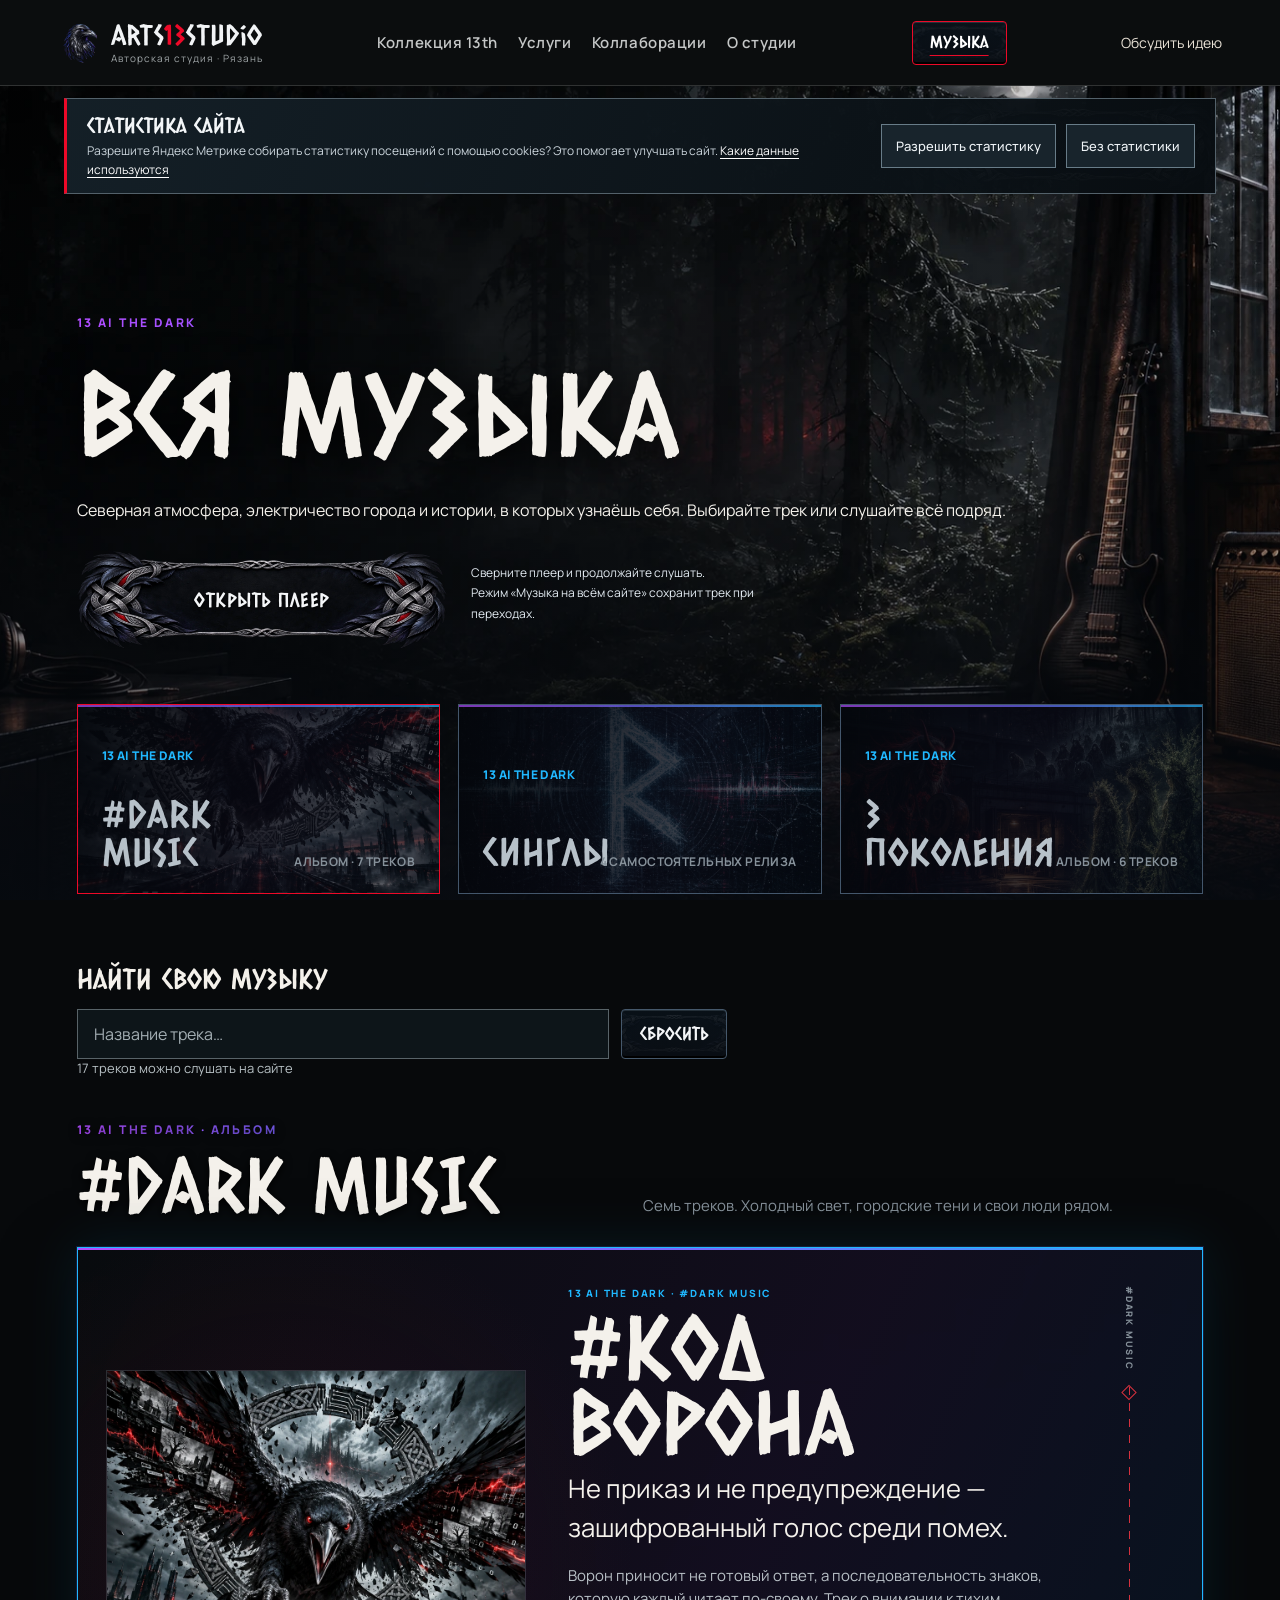
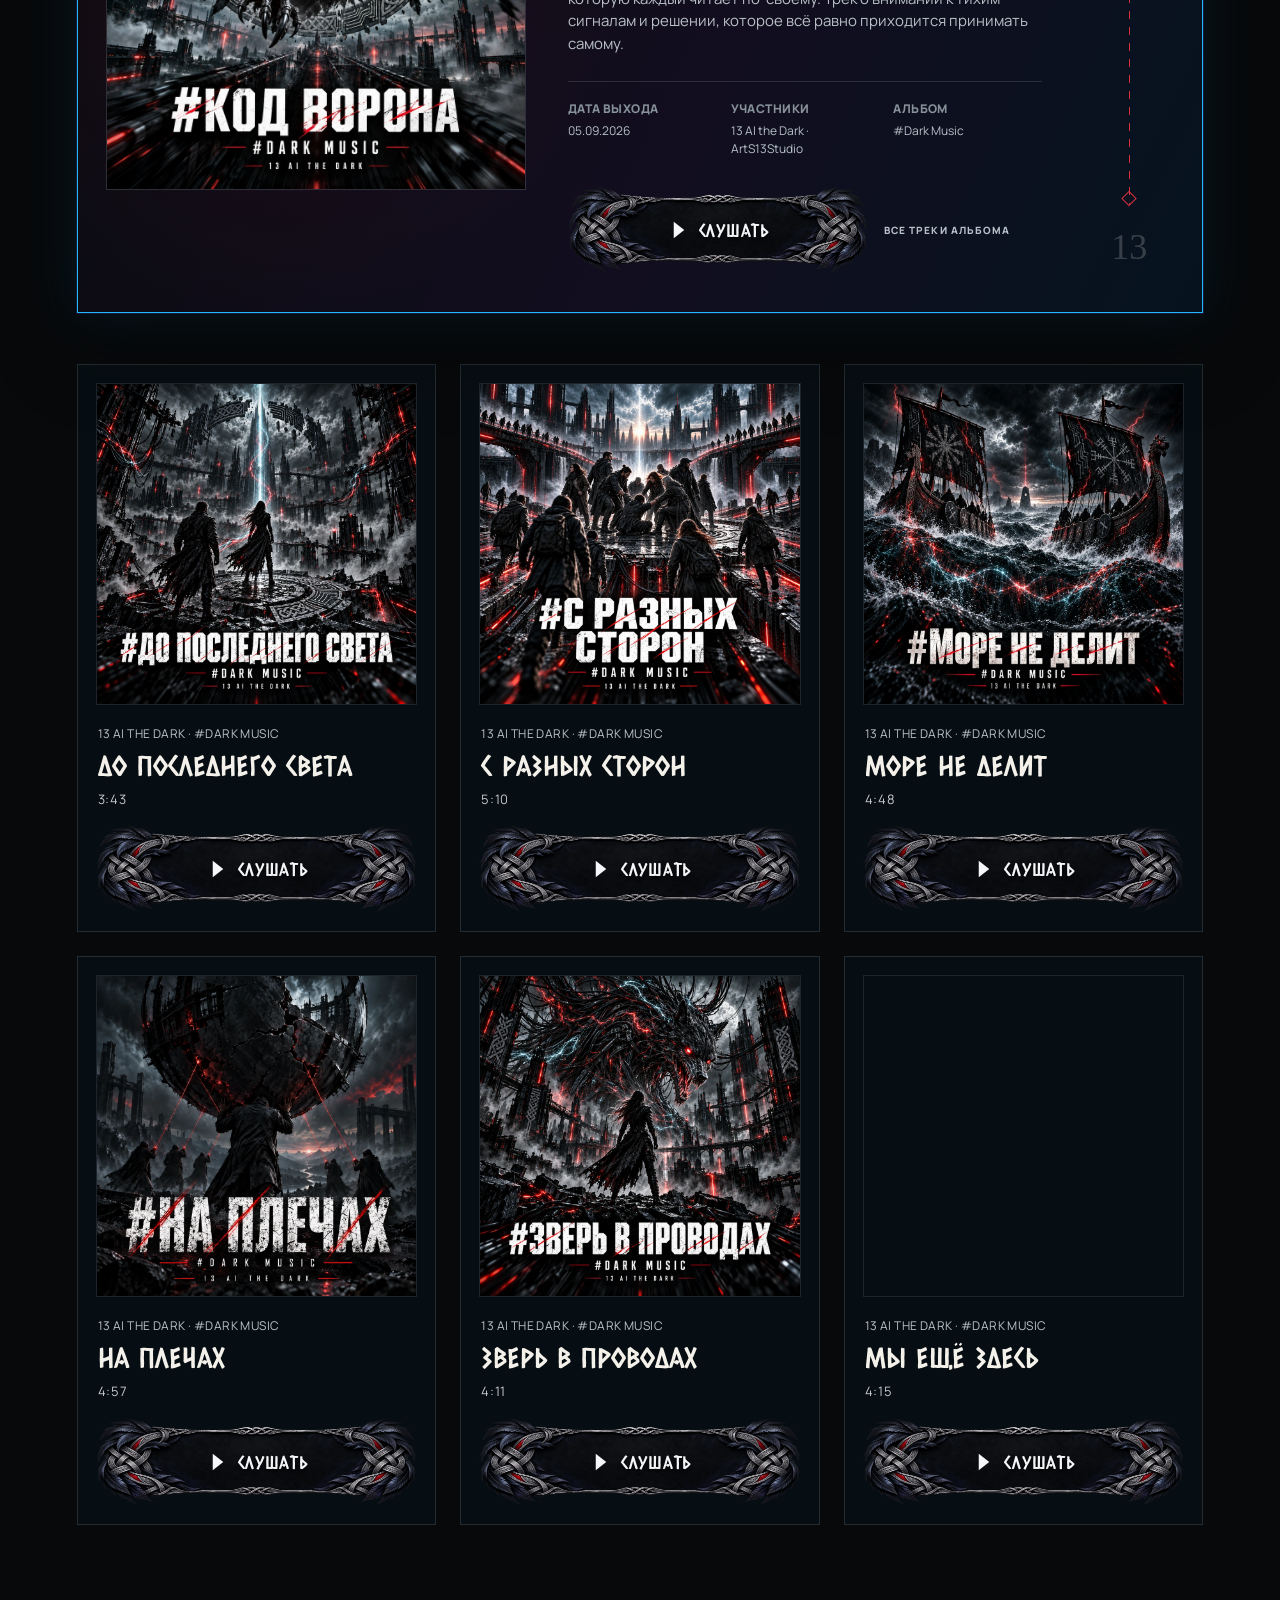
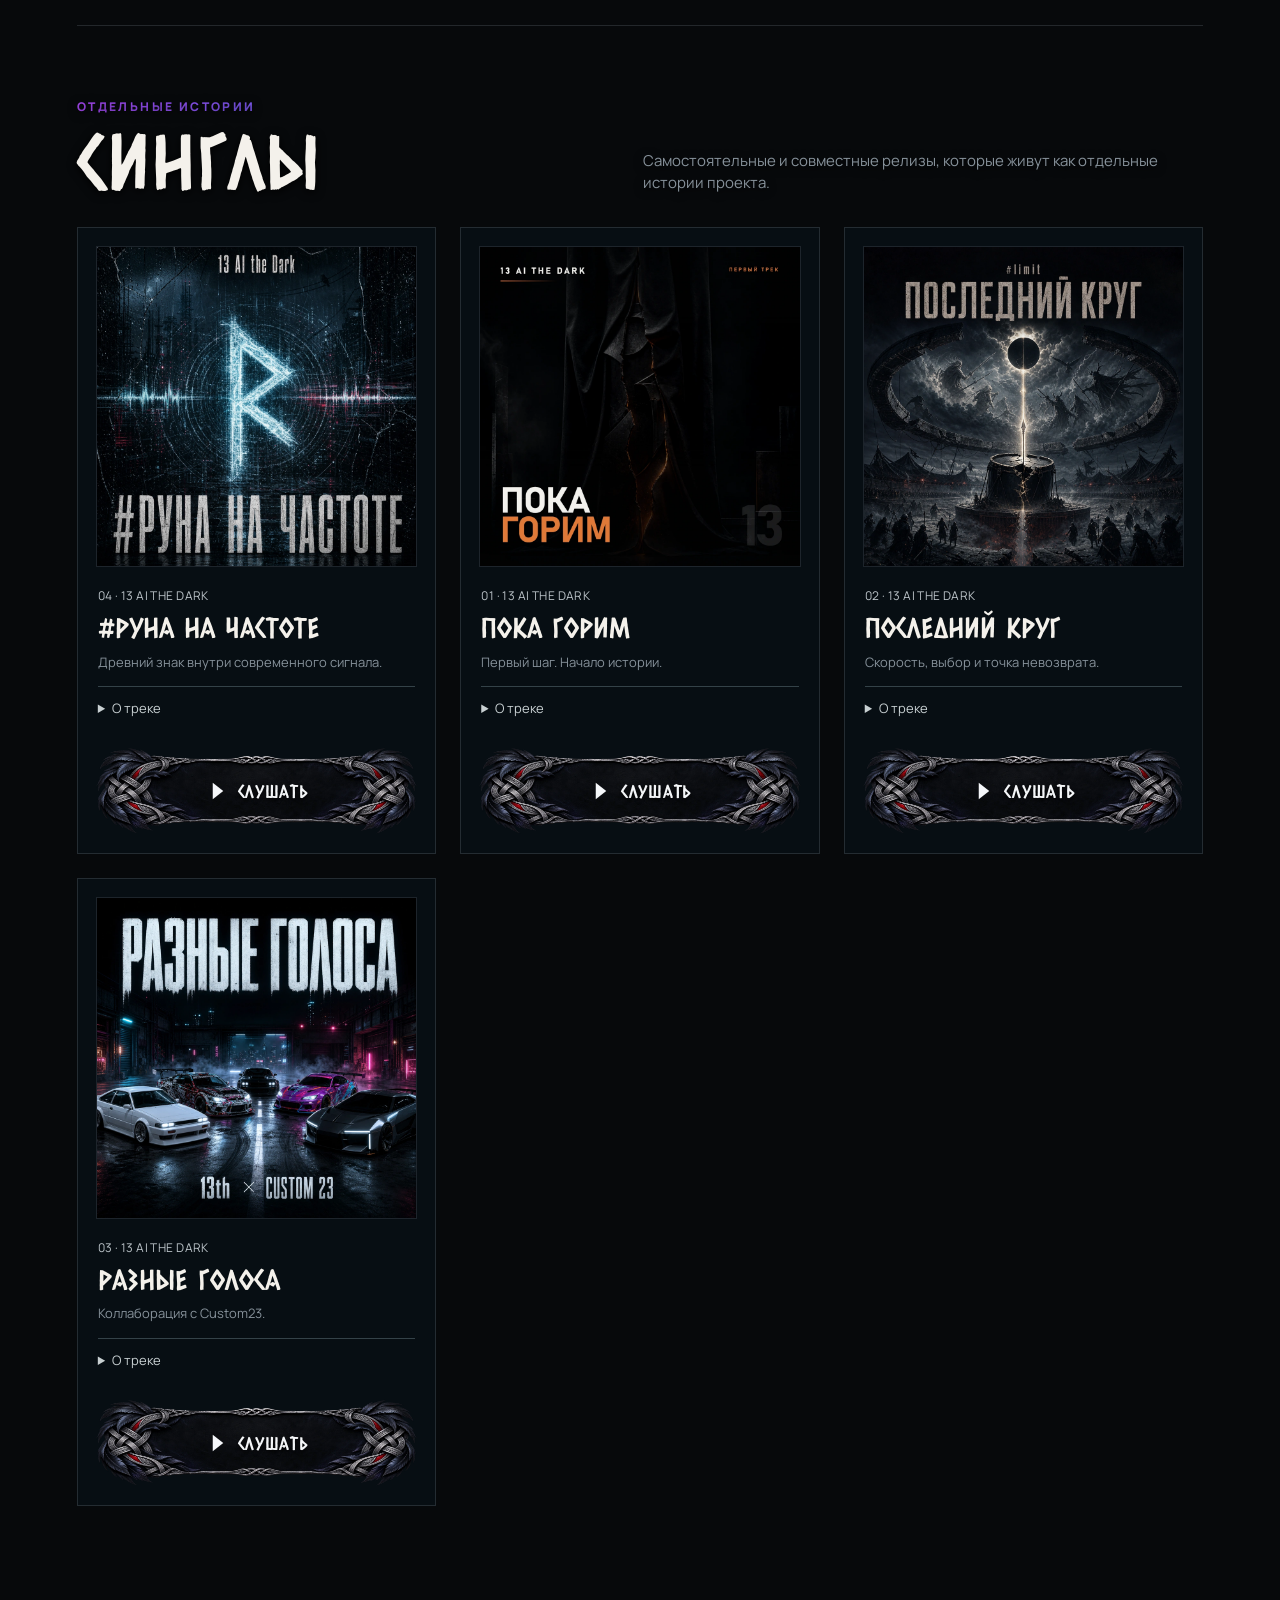
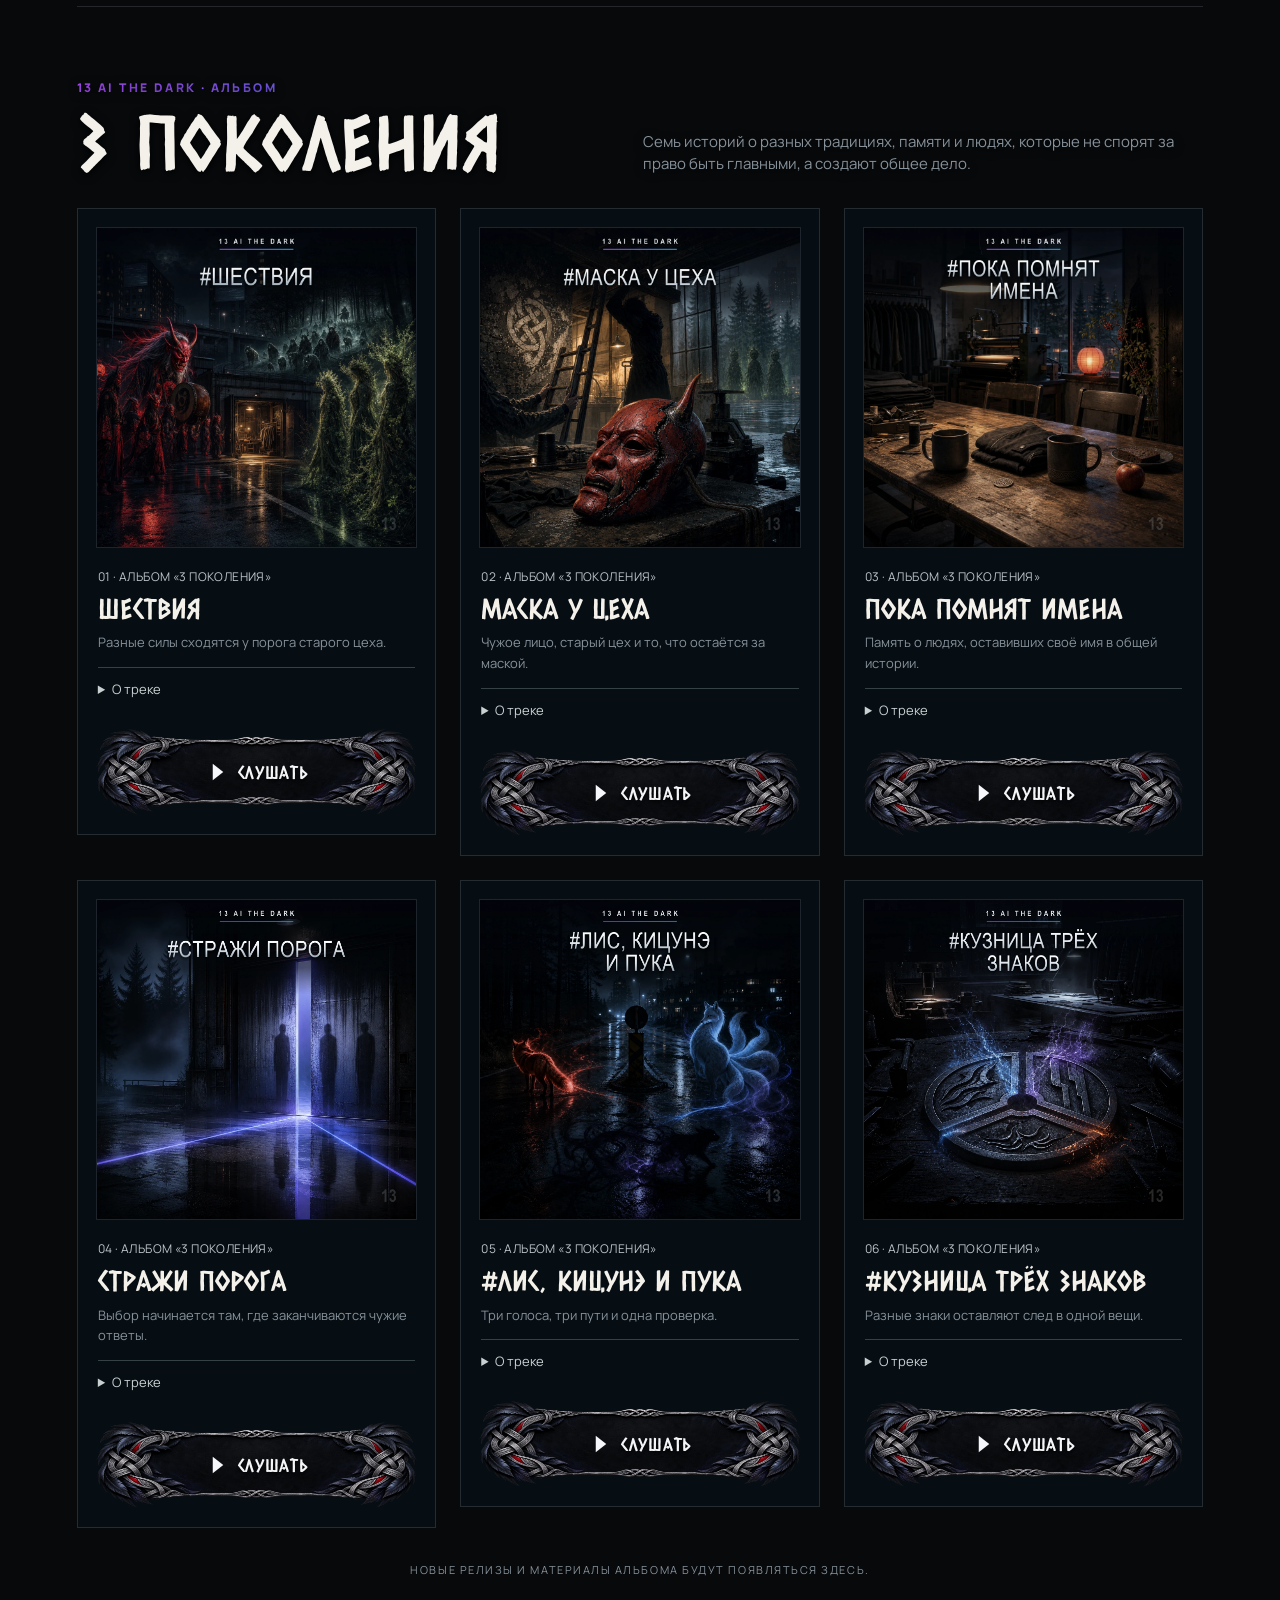
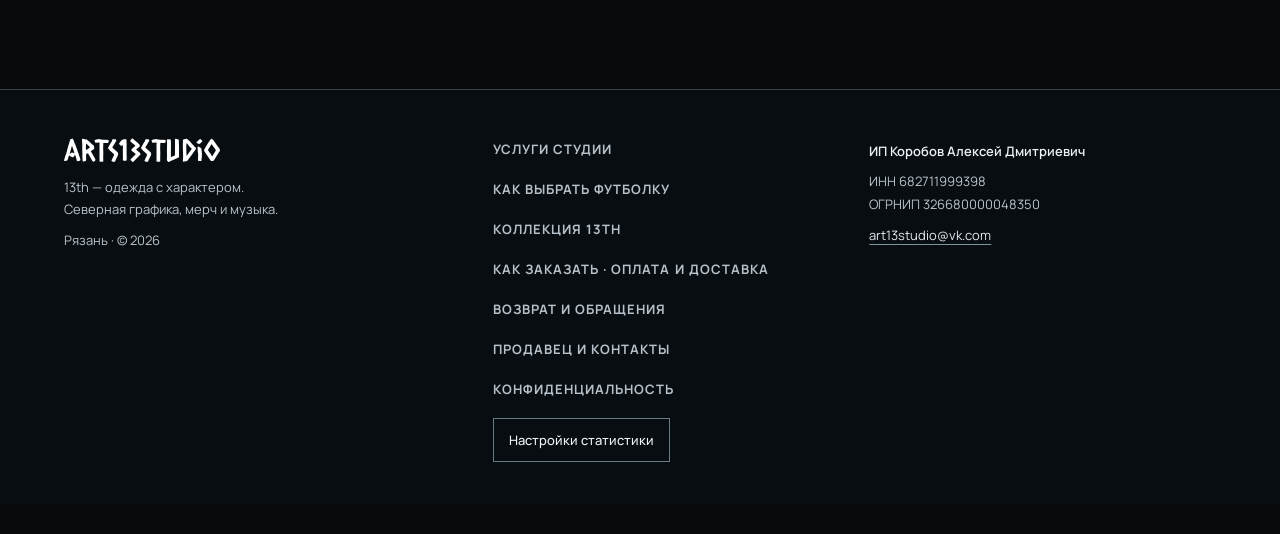
<file: music/index.html>
<!DOCTYPE html>

<html lang="ru">
<head>
<meta charset="utf-8"/>
<meta content="width=device-width, initial-scale=1" name="viewport"/>
<title>Музыка — 13 AI the Dark | ArtS13Studio</title>
<meta content="Альбомы #Dark Music и «3 поколения», синглы музыкального проекта 13 AI the Dark. Слушайте на сайте ArtS13Studio." name="description"/>
<meta content="index, follow, max-image-preview:large" name="robots"/>
<meta content="#07090b" name="theme-color"/>
<link href="https://arts13studio.github.io/music/" rel="canonical"/>
<link href="https://arts13studio.github.io/music/" hreflang="ru" rel="alternate"/>
<meta content="website" property="og:type"/>
<meta content="ru_RU" property="og:locale"/>
<meta content="ArtS13Studio" property="og:site_name"/>
<meta content="Музыка 13 AI the Dark — ArtS13Studio" property="og:title"/>
<meta content="Альбомы #Dark Music и «3 поколения», синглы музыкального проекта 13 AI the Dark. Слушайте на сайте ArtS13Studio." property="og:description"/>
<meta content="https://arts13studio.github.io/music/" property="og:url"/>
<meta content="https://arts13studio.github.io/assets/music/kod-vorona-cover.webp?v=20261110-info1" property="og:image"/>
<meta content="Обложка релиза «Код ворона» — 13 AI the Dark" property="og:image:alt"/>
<meta content="summary_large_image" name="twitter:card"/>
<meta content="Музыка 13 AI the Dark — ArtS13Studio" name="twitter:title"/>
<meta content="Альбомы #Dark Music и «3 поколения», синглы музыкального проекта 13 AI the Dark. Слушайте на сайте ArtS13Studio." name="twitter:description"/>
<meta content="https://arts13studio.github.io/assets/music/kod-vorona-cover.webp?v=20261110-info1" name="twitter:image"/>
<link href="../assets/favicon.svg" rel="icon"/>
<link as="font" crossorigin="" href="../assets/fonts/CaesarDressingCyrillic.woff2" rel="preload" type="font/woff2"/>
<link href="../assets/styles.css?v=20261115-2" rel="stylesheet"/>
<link href="../assets/studio-navigation.css?v=20261111-nav1" rel="stylesheet"/>
<script defer="" src="../assets/studio-navigation.js?v=20261115-4"></script>
<script type="application/ld+json">
      {
        "@context": "https://schema.org",
        "@type": "MusicGroup",
        "name": "13 AI the Dark",
        "url": "https://arts13studio.github.io/music/",
        "genre": ["Dark Alternative Rock", "Modern Nordic Rock"],
        "description": "Музыкальный проект ArtS13Studio с холодной северной атмосферой и современным рок-звучанием.",
        "parentOrganization": {
          "@type": "Organization",
          "name": "ArtS13Studio",
          "url": "https://arts13studio.github.io/"
        }
      }
    </script>
<link href="../assets/studio-finish.css?v=20261119-polish2" rel="stylesheet"/>
  <link rel="stylesheet" href="../assets/studio-service.css?v=20261111-nav1" />
  <script src="../assets/studio-analytics.js?v=20261115-4" defer></script><link rel="stylesheet" href="../assets/studio-refinement.css?v=20261119-polish2" /><link rel="stylesheet" href="../assets/northern-entry.css?v=20261119-6" />
    <link rel="stylesheet" href="../assets/studio-atmosphere.css?v=20261115-2" />
    <script src="../assets/snowfall.js?v=20261115-4"></script>
    <script src="../assets/northern-entry.js?v=20261119-6"></script>
  <link rel="stylesheet" href="../assets/player-dock.css?v=20261119-mobile1" />
    <script src="../assets/player-navigation.js?v=20261115-4" defer></script>
    <script src="../assets/player.js?v=20261119-mobile1" defer></script>
</head>
<body>
<a class="studio-skip-link" href="#main-content">К содержимому</a>
<main class="music-page" id="main-content">

<!-- Единая навигация сайта. -->
<header class="studio-header">
<a aria-label="ArtS13Studio — на главную" class="studio-logo" href="../"><img alt="" height="42" src="../assets/raven-brand-mark.png" width="42"/><span><strong>ArtS<span>13</span>Studio</strong><small>Авторская студия · Рязань</small></span></a>
<nav aria-label="Основная навигация" class="studio-desktop-nav">
<a href="../clothing/">Коллекция 13th</a>
<a href="../services/">Услуги</a>
<a href="../collaborations/">Коллаборации</a>
<a href="../#about">О студии</a>
</nav>
<a aria-current="page" class="studio-music-link" href="../music/">Музыка</a>
<a class="studio-contact-link" href="../#contacts">Обсудить идею</a>
<details class="studio-mobile-menu">
<summary>Меню <span aria-hidden="true">＋</span></summary>
<nav aria-label="Мобильная навигация">
<a href="../clothing/">Коллекция 13th</a>
<a href="../services/">Услуги</a>
<a href="../collaborations/">Коллаборации</a>
<a href="../#about">О студии</a>
<a href="../#contacts">Обсудить идею</a>
<a aria-current="page" href="../music/">Музыка 13 AI the Dark</a>
<a href="../video/">Клипы</a>
<a href="../guide/">Как выбрать футболку</a><a href="../order/">Как заказать</a><a href="../contacts/">Контакты и реквизиты</a></nav>
</details>
</header>
<!-- Заголовок и краткое описание музыкальной библиотеки. -->
<section class="music-library-hero">
<p class="eyebrow">13 AI the Dark</p>
<h1>Вся музыка</h1>
<p>Северная атмосфера, электричество города и истории, в которых узнаёшь себя. Выбирайте трек или слушайте всё подряд.</p>
<div class="music-player-invite"><button type="button" class="button" data-player-show>Открыть плеер</button><p>Сверните плеер и продолжайте слушать.<br>Режим «Музыка на всём сайте» сохранит трек при переходах.</p></div></section>
<!-- Быстрый переход к синглам и основному альбому. -->
<nav aria-label="Разделы музыки" class="album-index"><a class="album-index-card" href="#album-dark-music"><span>13 AI the Dark</span><strong>#Dark Music</strong><small>Альбом · 7 треков</small></a><a class="album-index-card" href="#album-singles"><span>13 AI the Dark</span><strong>Синглы</strong><small>4 самостоятельных релиза</small></a><a class="album-index-card" href="#album-three-generations"><span>13 AI the Dark</span><strong>3 поколения</strong><small>Альбом · 6 треков</small></a></nav>
<div class="music-search"><label for="track-search">Найти свою музыку</label><div><input autocomplete="off" id="track-search" placeholder="Название трека…" type="search"/><button data-search-clear="" type="button">Сбросить</button></div><p aria-live="polite" data-search-status="" role="status">17 треков можно слушать на сайте</p></div>
<!-- ВАЖНО: data-track-index у доступного трека совпадает с индексом в tracks из player.js. -->
<section aria-label="Все треки 13 AI the Dark" class="music-library">
<!-- Раздел 01: отдельные синглы. -->
<section aria-labelledby="album-dark-music-title" class="album-section" id="album-dark-music"><header class="album-section-header"><div><p class="eyebrow">13 AI the Dark · альбом</p><h2 id="album-dark-music-title">#Dark Music</h2></div><p>Семь треков. Холодный свет, городские тени и свои люди рядом.</p></header><article class="featured-release" data-track-index="0" id="release-kod-vorona">
<div class="featured-release-cover-wrap">
<img alt="Обложка трека «Код ворона»" class="featured-release-cover" decoding="async" height="1000" src="../assets/music/kod-vorona-cover.webp?v=20261110-info1" width="1000"/>

</div>
<div class="featured-release-copy">
<p class="release-kicker">13 AI the Dark · #Dark Music</p>
<h2>#Код ворона</h2>
<p class="featured-release-lead">Не приказ и не предупреждение — зашифрованный голос среди помех.</p>
<p class="featured-release-story">Ворон приносит не готовый ответ, а последовательность знаков, которую каждый читает по-своему. Трек о внимании к тихим сигналам и решении, которое всё равно приходится принимать самому.</p>
<dl class="featured-release-meta">
<div><dt>Дата выхода</dt><dd><time datetime="2026-09-05">05.09.2026</time></dd></div>
<div><dt>Участники</dt><dd>13 AI the Dark · ArtS13Studio</dd></div>
<div><dt>Альбом</dt><dd>#Dark Music</dd></div>
</dl>
<div class="featured-release-actions">
<button class="track-play-button featured-release-play" data-track-play="" type="button"><img alt="" aria-hidden="true" class="track-play-button-icon" src="../assets/controls/play.svg"/><span class="track-play-button-label">Слушать</span></button>
<a class="release-link" href="#dark-music-grid">Все треки альбома</a>
</div>
</div>
<div aria-hidden="true" class="featured-release-stitch"><span>#Dark Music</span><i></i><b>13</b></div>
</article><div class="music-library-grid" id="dark-music-grid"><article class="library-track library-track--fresh" data-track-index="1" id="release-do-poslednego-sveta"><img alt="Обложка трека «До последнего света»" class="library-cover" decoding="async" height="1000" loading="lazy" src="../assets/music/do-poslednego-sveta-cover.webp?v=20261110-info1" width="1000"/><div class="library-track-copy"><span>13 AI the Dark · #Dark Music</span><h2>До последнего света</h2><p class="track-duration">3:43</p></div><button class="track-play-button library-play-button" data-track-play="" type="button"><img alt="" aria-hidden="true" class="track-play-button-icon" src="../assets/controls/play.svg"/><span class="track-play-button-label">Слушать</span></button></article><article class="library-track library-track--fresh" data-track-index="2" id="release-s-raznykh-storon"><img alt="Обложка трека «С разных сторон»" class="library-cover" decoding="async" height="1000" loading="lazy" src="../assets/music/s-raznykh-storon-cover.webp?v=20261110-info1" width="1000"/><div class="library-track-copy"><span>13 AI the Dark · #Dark Music</span><h2>С разных сторон</h2><p class="track-duration">5:10</p></div><button class="track-play-button library-play-button" data-track-play="" type="button"><img alt="" aria-hidden="true" class="track-play-button-icon" src="../assets/controls/play.svg"/><span class="track-play-button-label">Слушать</span></button></article><article class="library-track library-track--fresh" data-track-index="3" id="release-more-ne-delit"><img alt="Обложка трека «Море не делит»" class="library-cover" decoding="async" height="1000" loading="lazy" src="../assets/music/more-ne-delit-cover.webp?v=20261110-info1" width="1000"/><div class="library-track-copy"><span>13 AI the Dark · #Dark Music</span><h2>Море не делит</h2><p class="track-duration">4:48</p></div><button class="track-play-button library-play-button" data-track-play="" type="button"><img alt="" aria-hidden="true" class="track-play-button-icon" src="../assets/controls/play.svg"/><span class="track-play-button-label">Слушать</span></button></article><article class="library-track library-track--fresh" data-track-index="4" id="release-na-plechakh"><img alt="Обложка трека «На плечах»" class="library-cover" decoding="async" height="1000" loading="lazy" src="../assets/music/na-plechakh-cover.webp?v=20261110-info1" width="1000"/><div class="library-track-copy"><span>13 AI the Dark · #Dark Music</span><h2>На плечах</h2><p class="track-duration">4:57</p></div><button class="track-play-button library-play-button" data-track-play="" type="button"><img alt="" aria-hidden="true" class="track-play-button-icon" src="../assets/controls/play.svg"/><span class="track-play-button-label">Слушать</span></button></article><article class="library-track library-track--fresh" data-track-index="5" id="release-zver-v-provodakh"><img alt="Обложка трека «Зверь в проводах»" class="library-cover" decoding="async" height="1000" loading="lazy" src="../assets/music/zver-v-provodakh-cover.webp?v=20261110-info1" width="1000"/><div class="library-track-copy"><span>13 AI the Dark · #Dark Music</span><h2>Зверь в проводах</h2><p class="track-duration">4:11</p></div><button class="track-play-button library-play-button" data-track-play="" type="button"><img alt="" aria-hidden="true" class="track-play-button-icon" src="../assets/controls/play.svg"/><span class="track-play-button-label">Слушать</span></button></article><article class="library-track library-track--fresh" data-track-index="6" id="release-my-eshche-zdes"><img alt="Обложка трека «Мы ещё здесь»" class="library-cover" decoding="async" height="1000" loading="lazy" src="../assets/music/my-eshche-zdes-cover.webp?v=20261110-info1" width="1000"/><div class="library-track-copy"><span>13 AI the Dark · #Dark Music</span><h2>Мы ещё здесь</h2><p class="track-duration">4:15</p></div><button class="track-play-button library-play-button" data-track-play="" type="button"><img alt="" aria-hidden="true" class="track-play-button-icon" src="../assets/controls/play.svg"/><span class="track-play-button-label">Слушать</span></button></article></div></section><section aria-labelledby="album-singles-title" class="album-section" id="album-singles">
<header class="album-section-header">
<div>
<p class="eyebrow">Отдельные истории</p>
<h2 id="album-singles-title">Синглы</h2>
</div>
<p>Самостоятельные и совместные релизы, которые живут как отдельные истории проекта.</p>
</header>

<div class="music-library-grid" id="singles-grid">






<article class="library-track" data-track-index="7">
<img alt="Обложка трека «Руна на частоте»" class="library-cover" decoding="async" height="1000" loading="lazy" src="../assets/music/runa-na-chastote-cover.webp" width="1000"/>
<div class="library-track-copy">
<span>04 · 13 AI the Dark</span><h2>#Руна на частоте</h2><p class="library-track-mood">Древний знак внутри современного сигнала.</p>
<details class="track-story-details"><summary>О треке</summary><p class="library-track-story">Привычный шум вдруг складывается в ясный знак. Не голос из прошлого, а частота, на которой человек наконец слышит самого себя.</p><dl class="library-track-meta"><div><dt>Дата выхода</dt><dd><time datetime="2026-08-31">31.08.2026</time></dd></div><div><dt>Участники</dt><dd>13 AI the Dark · ArtS13Studio</dd></div><div><dt>Коллаборация</dt><dd>Самостоятельный релиз</dd></div></dl></details></div>
<button class="track-play-button library-play-button" data-track-play="" type="button"><img alt="" aria-hidden="true" class="track-play-button-icon" src="../assets/controls/play.svg"/><span class="track-play-button-label">Слушать</span></button>
</article>
<article class="library-track" data-track-index="8">
<img alt="Обложка трека «Пока горим»" class="library-cover" decoding="async" height="1000" loading="lazy" src="../assets/music/poka-gorim-cover.webp" width="1000"/>
<div class="library-track-copy">
<span>01 · 13 AI the Dark</span><h2>Пока горим</h2><p class="library-track-mood">Первый шаг. Начало истории.</p>
<details class="track-story-details"><summary>О треке</summary><p class="library-track-story">Трек о людях, которые продолжают собирать своё дело после ошибок и неудач. Пока в цехе горит свет и рядом остаются свои, история продолжается.</p><dl class="library-track-meta"><div><dt>Дата выхода</dt><dd><time datetime="2026-08-02">02.08.2026</time></dd></div><div><dt>Участники</dt><dd>13 AI the Dark · ArtS13Studio</dd></div><div><dt>Коллаборация</dt><dd>Самостоятельный релиз</dd></div></dl></details></div>
<button class="track-play-button library-play-button" data-track-play="" type="button"><img alt="" aria-hidden="true" class="track-play-button-icon" src="../assets/controls/play.svg"/><span class="track-play-button-label">Слушать</span></button>
</article>
<article class="library-track" data-track-index="9">
<img alt="Обложка трека «Последний круг»" class="library-cover" decoding="async" height="1000" loading="lazy" src="../assets/music/posledniy-krug-cover.webp" width="1000"/>
<div class="library-track-copy">
<span>02 · 13 AI the Dark</span><h2>Последний круг</h2><p class="library-track-mood">Скорость, выбор и точка невозврата.</p>
<details class="track-story-details"><summary>О треке</summary><p class="library-track-story">Последний круг — момент, когда отступать уже поздно и остаётся закончить начатое. Скорость здесь становится проверкой выбора и характера.</p><dl class="library-track-meta"><div><dt>Дата выхода</dt><dd><time datetime="2026-08-03">03.08.2026</time></dd></div><div><dt>Участники</dt><dd>13 AI the Dark · ArtS13Studio</dd></div><div><dt>Коллаборация</dt><dd>Проект #limit</dd></div></dl></details></div>
<button class="track-play-button library-play-button" data-track-play="" type="button"><img alt="" aria-hidden="true" class="track-play-button-icon" src="../assets/controls/play.svg"/><span class="track-play-button-label">Слушать</span></button>
</article>
<article class="library-track" data-track-index="10" id="track-raznye-golosa">
<img alt="Обложка трека «Разные голоса»" class="library-cover" decoding="async" height="1000" loading="lazy" src="../assets/music/raznye-golosa-cover.webp" width="1000"/>
<div class="library-track-copy">
<span>03 · 13 AI the Dark</span><h2>Разные голоса</h2><p class="library-track-mood">Коллаборация с Custom23.</p>
<details class="track-story-details"><summary>О треке</summary><p class="library-track-story">Трек о людях с разными характерами и дорогами, которые сходятся в одной точке. Он продолжил коллаборацию, начатую четырьмя эксклюзивными футболками для пилотов команды.</p><dl class="library-track-meta"><div><dt>Дата выхода</dt><dd><time datetime="2026-08-09">09.08.2026</time></dd></div><div><dt>Участники</dt><dd>13 AI the Dark · ArtS13Studio · Custom23</dd></div><div><dt>Коллаборация</dt><dd>Совместный проект с Custom23</dd></div></dl></details></div>
<button class="track-play-button library-play-button" data-track-play="" type="button"><img alt="" aria-hidden="true" class="track-play-button-icon" src="../assets/controls/play.svg"/><span class="track-play-button-label">Слушать</span></button>
</article>
</div>
</section>
<!-- Раздел 02: основной альбом «3 поколения». -->
<section aria-labelledby="album-three-generations-title" class="album-section" id="album-three-generations">
<header class="album-section-header">
<div>
<p class="eyebrow">13 AI the Dark · альбом</p>
<h2 id="album-three-generations-title">3 поколения</h2>
</div>
<p>Семь историй о разных традициях, памяти и людях, которые не спорят за право быть главными, а создают общее дело.</p>
</header>
<div class="music-library-grid album-track-grid">
<article class="library-track" data-track-index="11">
<img alt="Обложка трека «Шествия»" class="library-cover" decoding="async" height="1000" loading="lazy" src="../assets/music/shestviya-cover.webp?v=20260901-album-covers1" width="1000"/>
<div class="library-track-copy">
<span>01 · альбом «3 поколения»</span><h2>Шествия</h2><p class="library-track-mood">Разные силы сходятся у порога старого цеха.</p>
<details class="track-story-details"><summary>О треке</summary><p class="library-track-story">Через современный город проходят три мифологических шествия, и каждое проверяет людей по-своему. Они пришли не ради войны, а чтобы увидеть, осталось ли в человеке что-то настоящее.</p><dl class="library-track-meta"><div><dt>Дата выхода</dt><dd><time datetime="2026-08-18">18.08.2026</time></dd></div><div><dt>Участники</dt><dd>13 AI the Dark · ArtS13Studio</dd></div><div><dt>Статус</dt><dd>Опубликован</dd></div></dl></details></div>
<button class="track-play-button library-play-button" data-track-play="" type="button"><img alt="" aria-hidden="true" class="track-play-button-icon" src="../assets/controls/play.svg"/><span class="track-play-button-label">Слушать</span></button>
</article>
<article class="library-track" data-track-index="12">
<img alt="Обложка трека «Маска у цеха»" class="library-cover" decoding="async" height="1000" loading="lazy" src="../assets/music/maska-u-tsekha-cover.webp?v=20260901-album-covers1" width="1000"/>
<div class="library-track-copy">
<span>02 · альбом «3 поколения»</span><h2>Маска у цеха</h2><p class="library-track-mood">Чужое лицо, старый цех и то, что остаётся за маской.</p>
<details class="track-story-details"><summary>О треке</summary><p class="library-track-story">У мастерской появляется незнакомец с расколотой маской. Его не расспрашивают о прошлом — принимают по тому, что он делает рядом с другими.</p><dl class="library-track-meta"><div><dt>Дата выхода</dt><dd><time datetime="2026-08-18">18.08.2026</time></dd></div><div><dt>Участники</dt><dd>13 AI the Dark · ArtS13Studio</dd></div><div><dt>Статус</dt><dd>Опубликован</dd></div></dl></details></div>
<button class="track-play-button library-play-button" data-track-play="" type="button"><img alt="" aria-hidden="true" class="track-play-button-icon" src="../assets/controls/play.svg"/><span class="track-play-button-label">Слушать</span></button>
</article>
<article class="library-track" data-track-index="13">
<img alt="Обложка трека «Пока помнят имена»" class="library-cover" decoding="async" height="1000" loading="lazy" src="../assets/music/poka-pomnyat-imena-cover.webp?v=20260901-album-covers1" width="1000"/>
<div class="library-track-copy">
<span>03 · альбом «3 поколения»</span><h2>Пока помнят имена</h2><p class="library-track-mood">Память о людях, оставивших своё имя в общей истории.</p>
<details class="track-story-details"><summary>О треке</summary><p class="library-track-story">В мастерской оставляют свободные места для тех, кто когда-то был рядом. Разные традиции говорят о памяти по-своему, но чувство остаётся одним.</p><dl class="library-track-meta"><div><dt>Дата выхода</dt><dd><time datetime="2026-08-18">18.08.2026</time></dd></div><div><dt>Участники</dt><dd>13 AI the Dark · ArtS13Studio</dd></div><div><dt>Статус</dt><dd>Опубликован</dd></div></dl></details></div>
<button class="track-play-button library-play-button" data-track-play="" type="button"><img alt="" aria-hidden="true" class="track-play-button-icon" src="../assets/controls/play.svg"/><span class="track-play-button-label">Слушать</span></button>
</article>
<article class="library-track" data-track-index="14">
<img alt="Обложка трека «Стражи порога»" class="library-cover" decoding="async" height="1000" loading="lazy" src="../assets/music/strazhi-poroga-cover.webp?v=20260901-album-covers1" width="1000"/>
<div class="library-track-copy">
<span>04 · альбом «3 поколения»</span><h2>Стражи порога</h2><p class="library-track-mood">Выбор начинается там, где заканчиваются чужие ответы.</p>
<details class="track-story-details"><summary>О треке</summary><p class="library-track-story">История о тех, кто не решает за человека, куда ему идти, но остаётся рядом в момент выбора. Порог здесь — не стена, а точка, после которой ответственность уже нельзя переложить.</p><dl class="library-track-meta"><div><dt>Дата выхода</dt><dd><time datetime="2026-09-03">03.09.2026</time></dd></div><div><dt>Участники</dt><dd>13 AI the Dark · ArtS13Studio</dd></div><div><dt>Статус</dt><dd>Опубликован</dd></div></dl></details></div>
<button class="track-play-button library-play-button" data-track-play="" type="button"><img alt="" aria-hidden="true" class="track-play-button-icon" src="../assets/controls/play.svg"/><span class="track-play-button-label">Слушать</span></button>
</article>
<article class="library-track" data-track-index="15">
<img alt="Обложка трека «Лис, кицунэ и пука»" class="library-cover" decoding="async" height="1000" loading="lazy" src="../assets/music/lis-kitsune-i-puka-cover.webp?v=20260901-album-covers1" width="1000"/>
<div class="library-track-copy">
<span>05 · альбом «3 поколения»</span><h2>#Лис, кицунэ и пука</h2><p class="library-track-mood">Три голоса, три пути и одна проверка.</p>
<details class="track-story-details"><summary>О треке</summary><p class="library-track-story">Три хитрых голоса по-разному испытывают человека: один ведёт, второй путает следы, третий смеётся над уверенностью. Это история о том, как не потерять себя среди чужих подсказок.</p><dl class="library-track-meta"><div><dt>Дата выхода</dt><dd><time datetime="2026-09-01">01.09.2026</time></dd></div><div><dt>Участники</dt><dd>13 AI the Dark · ArtS13Studio</dd></div><div><dt>Статус</dt><dd>Опубликован</dd></div></dl></details></div>
<button class="track-play-button library-play-button" data-track-play="" type="button"><img alt="" aria-hidden="true" class="track-play-button-icon" src="../assets/controls/play.svg"/><span class="track-play-button-label">Слушать</span></button>
</article>
<article class="library-track" data-track-index="16">
<img alt="Обложка трека «Кузница трёх знаков»" class="library-cover" decoding="async" height="1000" loading="lazy" src="../assets/music/kuznitsa-trekh-znakov-cover.webp?v=20260901-album-covers1" width="1000"/>
<div class="library-track-copy">
<span>06 · альбом «3 поколения»</span><h2>#Кузница трёх знаков</h2><p class="library-track-mood">Разные знаки оставляют след в одной вещи.</p>
<details class="track-story-details"><summary>О треке</summary><p class="library-track-story">Три традиции встречаются не ради спора, а ради общей работы. Каждый знак оставляет свой след в вещи, которую невозможно было бы создать в одиночку.</p><dl class="library-track-meta"><div><dt>Дата выхода</dt><dd><time datetime="2026-09-01">01.09.2026</time></dd></div><div><dt>Участники</dt><dd>13 AI the Dark · ArtS13Studio</dd></div><div><dt>Статус</dt><dd>Опубликован</dd></div></dl></details></div>
<button class="track-play-button library-play-button" data-track-play="" type="button"><img alt="" aria-hidden="true" class="track-play-button-icon" src="../assets/controls/play.svg"/><span class="track-play-button-label">Слушать</span></button>
</article>

</div>
</section>
<p class="music-library-note">Новые релизы и материалы альбома будут появляться здесь.</p>
</section>
<footer class="studio-footer">
      <div><a class="footer-wordmark" href="../">ArtS13Studio</a><p>13th — одежда с характером.<br />Северная графика, мерч и музыка.</p><p>Рязань · © 2026</p></div>
      <nav aria-label="Информация для посетителей"><a href="../services/">Услуги студии</a><a href="../guide/">Как выбрать футболку</a><a href="../clothing/">Коллекция 13th</a><a href="../order/">Как заказать · оплата и доставка</a><a href="../order/#returns">Возврат и обращения</a><a href="../contacts/">Продавец и контакты</a><a href="../privacy/">Конфиденциальность</a><button type="button" class="analytics-settings" data-analytics-settings hidden>Настройки статистики</button></nav>
      <div class="footer-legal"><p><strong>ИП Коробов Алексей Дмитриевич</strong></p><p>ИНН 682711999398<br />ОГРНИП 326680000048350</p><a class="service-inline-link" href="mailto:art13studio@vk.com">art13studio@vk.com</a></div>
    </footer>
</main>
<script defer="" src="../assets/music-library.js?v=20261110-info1"></script>
</body>
</html>
</file>
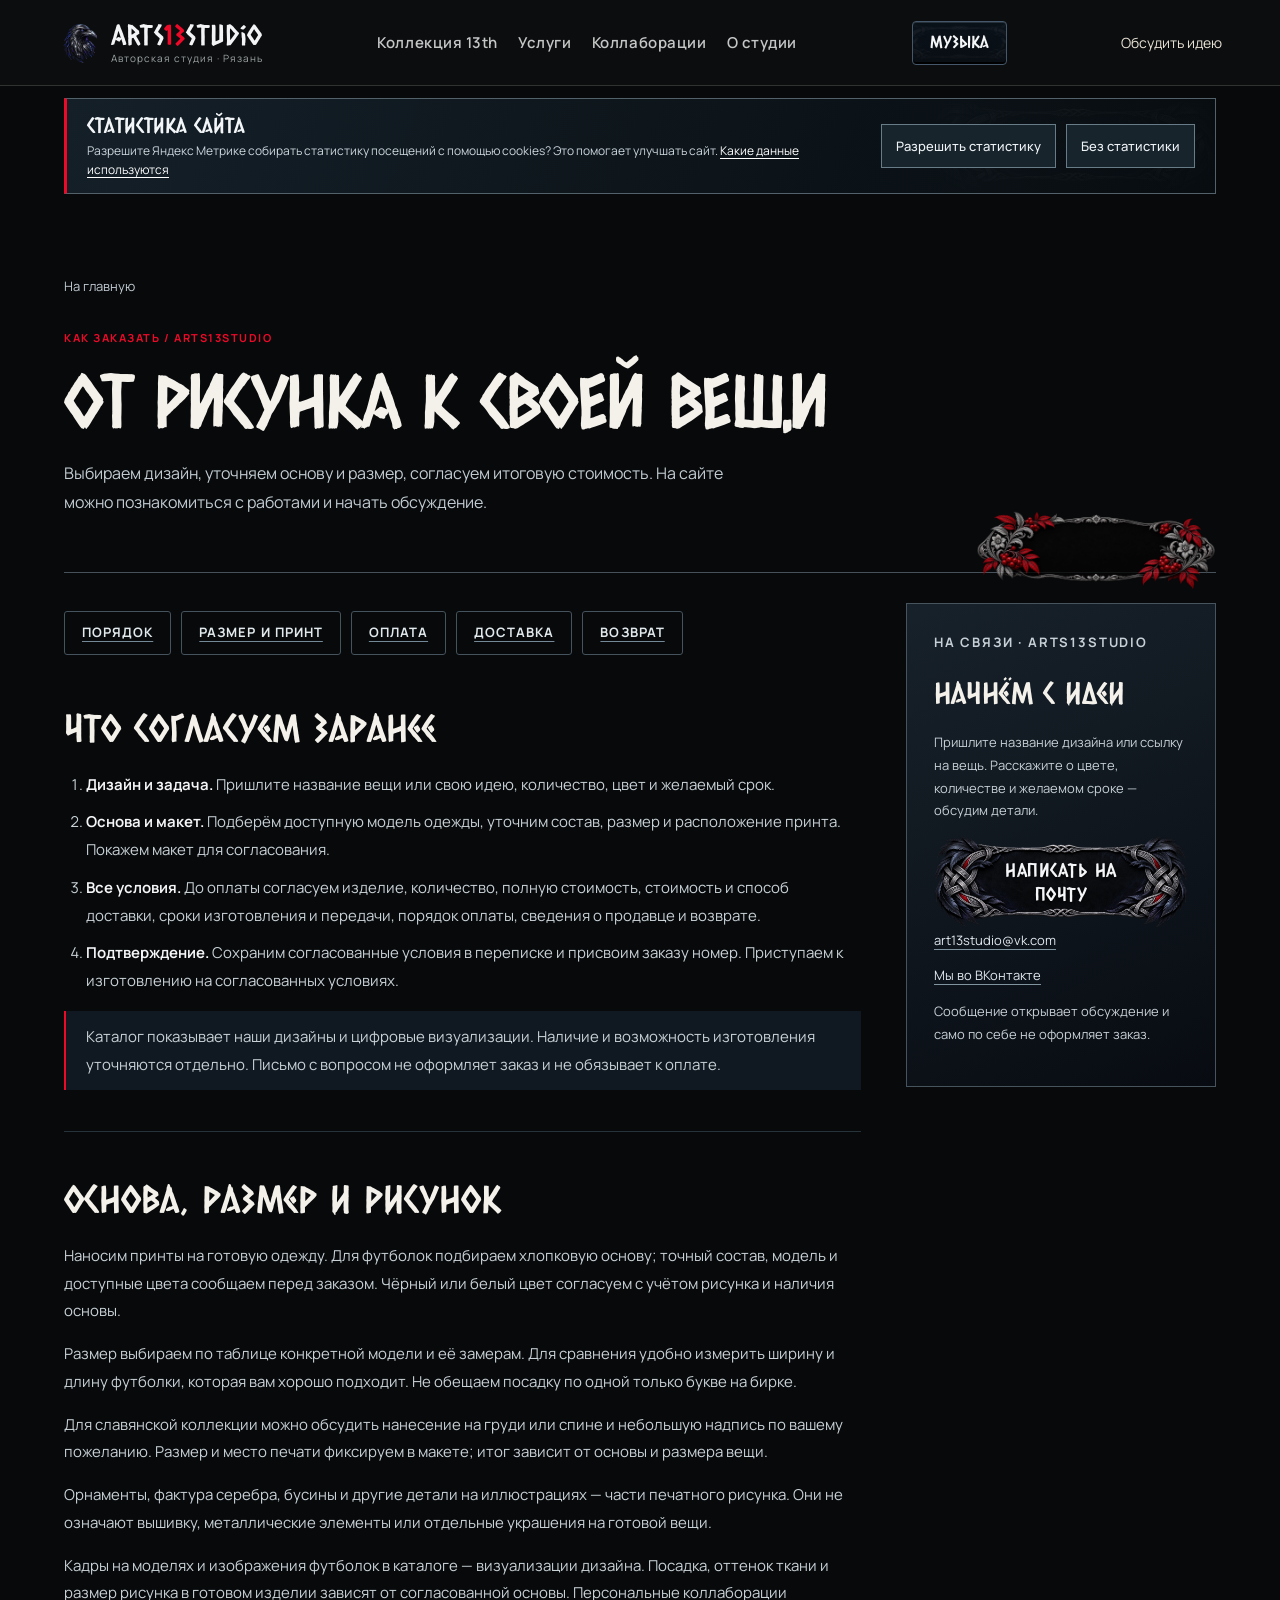
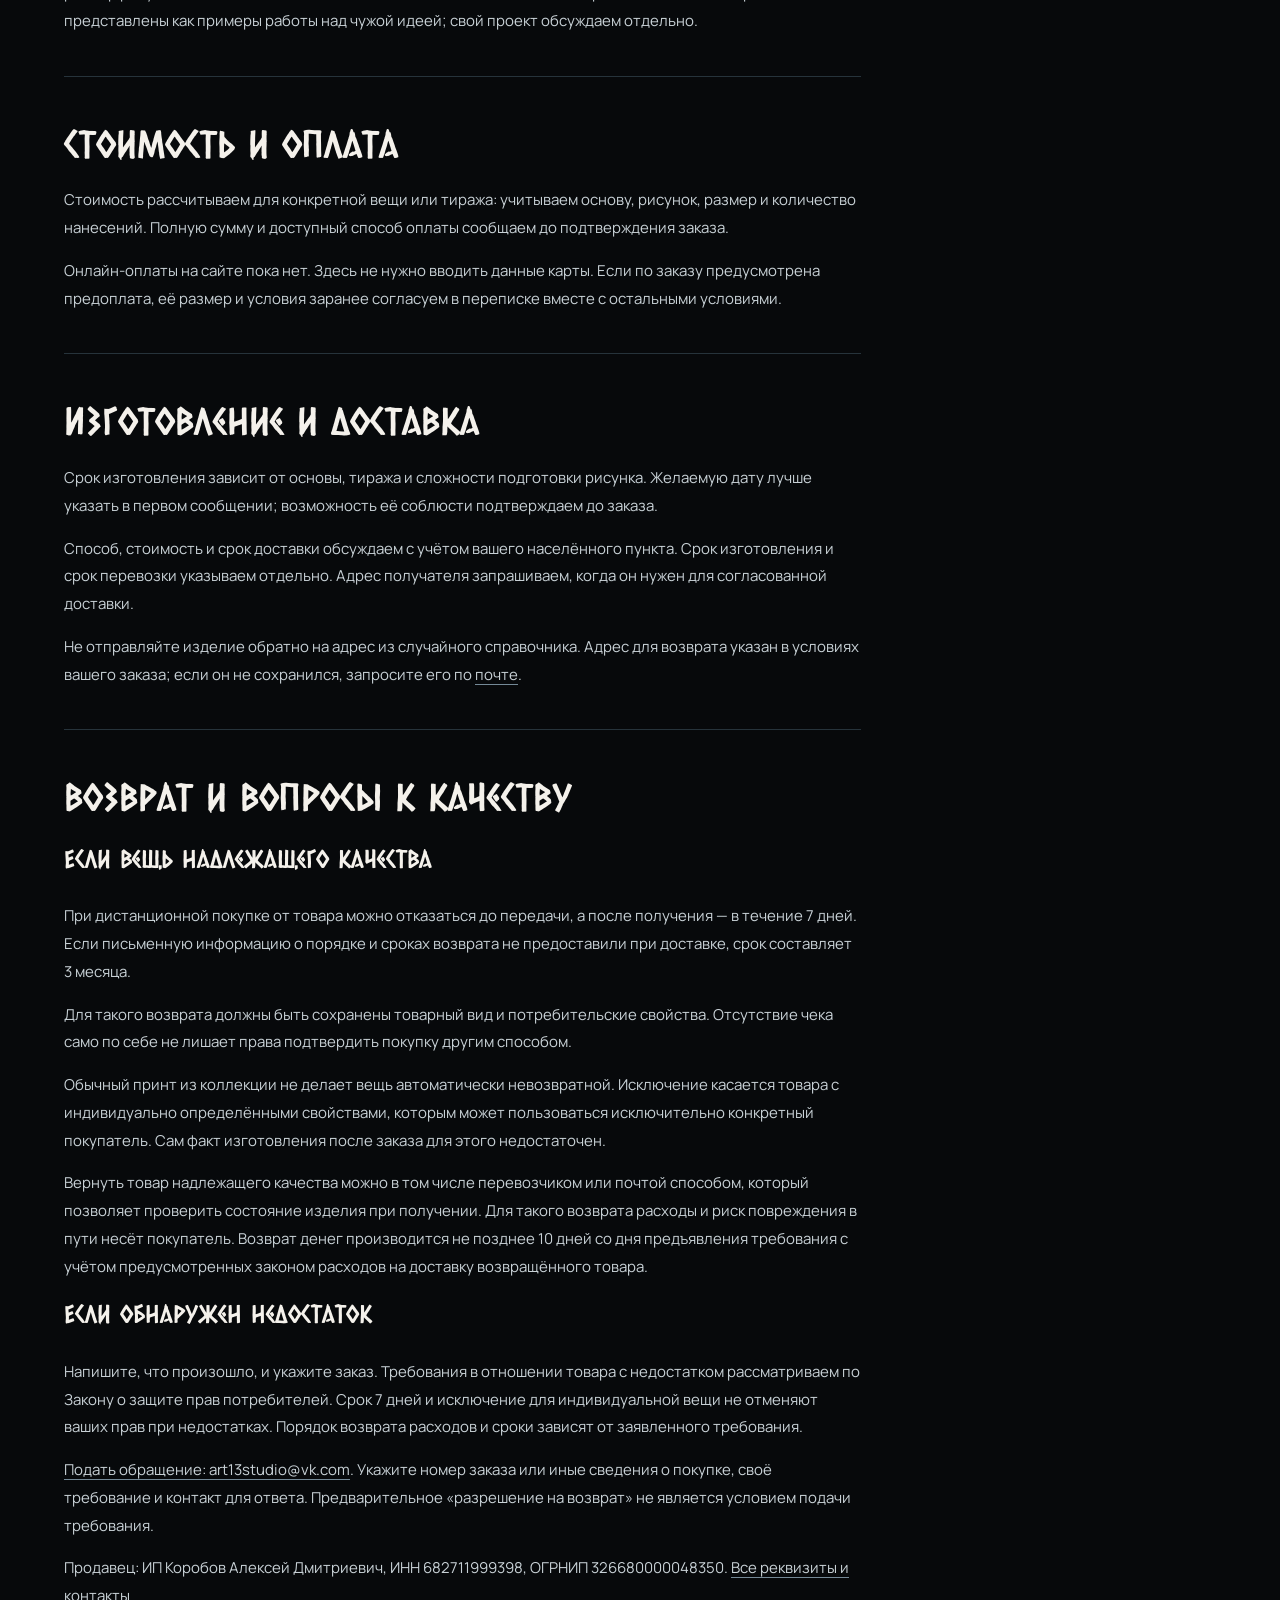
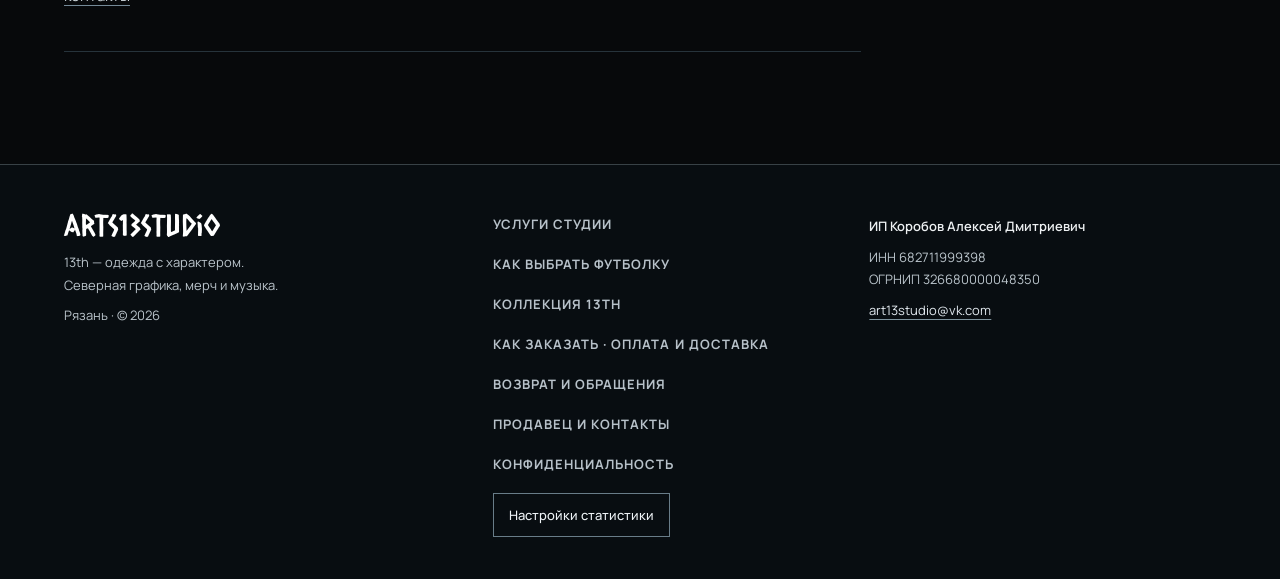
<file: order/index.html>
<!doctype html>
<html lang="ru"><head><meta charset="utf-8" /><meta name="viewport" content="width=device-width, initial-scale=1" />
<title>Как заказать | ArtS13Studio</title><meta name="description" content="Выбираем дизайн, уточняем основу и размер, согласуем итоговую стоимость. На сайте можно познакомиться с работами и начать обсуждение." /><meta name="theme-color" content="#07090b" />
<link rel="canonical" href="https://arts13studio.github.io/order/" />
<meta property="og:type" content="website" /><meta property="og:locale" content="ru_RU" /><meta property="og:title" content="Как заказать | ArtS13Studio" /><meta property="og:description" content="Выбираем дизайн, уточняем основу и размер, согласуем итоговую стоимость. На сайте можно познакомиться с работами и начать обсуждение." /><meta property="og:url" content="https://arts13studio.github.io/order/" />
<link rel="icon" href="../assets/favicon.svg" /><link rel="preload" href="../assets/fonts/CaesarDressingCyrillic.woff2" as="font" type="font/woff2" crossorigin />
<link rel="stylesheet" href="../assets/styles.css?v=20261115-2" /><link rel="stylesheet" href="../assets/studio-navigation.css?v=20261111-nav1" /><link rel="stylesheet" href="../assets/studio-finish.css?v=20261119-polish2" /><link rel="stylesheet" href="../assets/studio-service.css?v=20261111-nav1" />
<script src="../assets/studio-navigation.js?v=20261115-4" defer></script><script src="../assets/studio-analytics.js?v=20261115-4" defer></script><link rel="stylesheet" href="../assets/studio-refinement.css?v=20261119-polish2" /><link rel="stylesheet" href="../assets/northern-entry.css?v=20261119-6" />
    <link rel="stylesheet" href="../assets/studio-atmosphere.css?v=20261115-2" />
    <script src="../assets/snowfall.js?v=20261115-4"></script>
    <script src="../assets/northern-entry.js?v=20261119-6"></script>
  <link rel="stylesheet" href="../assets/player-dock.css?v=20261119-mobile1" />
    <script src="../assets/player-navigation.js?v=20261115-4" defer></script>
    <script src="../assets/player.js?v=20261119-mobile1" defer></script>
</head>
<body><a class="studio-skip-link" href="#main-content">К содержимому</a><header class="studio-header">
        <a class="studio-logo" href="../" aria-label="ArtS13Studio — на главную"><img src="../assets/raven-brand-mark.png" width="42" height="42" alt="" /><span><strong>ArtS<span>13</span>Studio</strong><small>Авторская студия · Рязань</small></span></a>
        <nav class="studio-desktop-nav" aria-label="Основная навигация">
          <a href="../clothing/">Коллекция 13th</a>
          <a href="../services/">Услуги</a>
          <a href="../collaborations/">Коллаборации</a>
          <a href="../#about">О студии</a>
        </nav>
        <a class="studio-music-link" href="../music/">Музыка</a>
        <a class="studio-contact-link" href="../#contacts">Обсудить идею</a>
        <details class="studio-mobile-menu">
          <summary>Меню <span aria-hidden="true">＋</span></summary>
          <nav aria-label="Мобильная навигация">
            <a href="../clothing/">Коллекция 13th</a>
          <a href="../services/">Услуги</a>
          <a href="../collaborations/">Коллаборации</a>
          <a href="../#about">О студии</a>
            <a href="../#contacts">Обсудить идею</a>
            <a href="../music/">Музыка 13 AI the Dark</a>
            <a href="../video/">Клипы</a>
          <a href="../guide/">Как выбрать футболку</a><a href="../order/">Как заказать</a><a href="../contacts/">Контакты и реквизиты</a></nav>
        </details>
      </header>
<main id="main-content" class="service-main"><a class="service-breadcrumb" href="../">На главную</a><header class="service-hero"><p class="service-kicker">Как заказать / ArtS13Studio</p><h1>От рисунка к своей вещи</h1><p>Выбираем дизайн, уточняем основу и размер, согласуем итоговую стоимость. На сайте можно познакомиться с работами и начать обсуждение.</p></header>
<div class="service-layout"><div class="service-copy">
<nav class="service-tabs" aria-label="Условия заказа"><a href="#steps">Порядок</a><a href="#garment">Размер и принт</a><a href="#payment">Оплата</a><a href="#delivery">Доставка</a><a href="#returns">Возврат</a></nav>
<section id="steps"><h2>Что согласуем заранее</h2><ol>
<li><strong>Дизайн и задача.</strong> Пришлите название вещи или свою идею, количество, цвет и желаемый срок.</li>
<li><strong>Основа и макет.</strong> Подберём доступную модель одежды, уточним состав, размер и расположение принта. Покажем макет для согласования.</li>
<li><strong>Все условия.</strong> До оплаты согласуем изделие, количество, полную стоимость, стоимость и способ доставки, сроки изготовления и передачи, порядок оплаты, сведения о продавце и возврате.</li>
<li><strong>Подтверждение.</strong> Сохраним согласованные условия в переписке и присвоим заказу номер. Приступаем к изготовлению на согласованных условиях.</li></ol>
<p class="service-note">Каталог показывает наши дизайны и цифровые визуализации. Наличие и возможность изготовления уточняются отдельно. Письмо с вопросом не оформляет заказ и не обязывает к оплате.</p></section>
<section id="garment"><h2>Основа, размер и рисунок</h2><p>Наносим принты на готовую одежду. Для футболок подбираем хлопковую основу; точный состав, модель и доступные цвета сообщаем перед заказом. Чёрный или белый цвет согласуем с учётом рисунка и наличия основы.</p><p>Размер выбираем по таблице конкретной модели и её замерам. Для сравнения удобно измерить ширину и длину футболки, которая вам хорошо подходит. Не обещаем посадку по одной только букве на бирке.</p><p>Для славянской коллекции можно обсудить нанесение на груди или спине и небольшую надпись по вашему пожеланию. Размер и место печати фиксируем в макете; итог зависит от основы и размера вещи.</p><p>Орнаменты, фактура серебра, бусины и другие детали на иллюстрациях — части печатного рисунка. Они не означают вышивку, металлические элементы или отдельные украшения на готовой вещи.</p><p>Кадры на моделях и изображения футболок в каталоге — визуализации дизайна. Посадка, оттенок ткани и размер рисунка в готовом изделии зависят от согласованной основы. Персональные коллаборации представлены как примеры работы над чужой идеей; свой проект обсуждаем отдельно.</p></section>
<section id="payment"><h2>Стоимость и оплата</h2><p>Стоимость рассчитываем для конкретной вещи или тиража: учитываем основу, рисунок, размер и количество нанесений. Полную сумму и доступный способ оплаты сообщаем до подтверждения заказа.</p><p>Онлайн-оплаты на сайте пока нет. Здесь не нужно вводить данные карты. Если по заказу предусмотрена предоплата, её размер и условия заранее согласуем в переписке вместе с остальными условиями.</p></section>
<section id="delivery"><h2>Изготовление и доставка</h2><p>Срок изготовления зависит от основы, тиража и сложности подготовки рисунка. Желаемую дату лучше указать в первом сообщении; возможность её соблюсти подтверждаем до заказа.</p><p>Способ, стоимость и срок доставки обсуждаем с учётом вашего населённого пункта. Срок изготовления и срок перевозки указываем отдельно. Адрес получателя запрашиваем, когда он нужен для согласованной доставки.</p><p>Не отправляйте изделие обратно на адрес из случайного справочника. Адрес для возврата указан в условиях вашего заказа; если он не сохранился, запросите его по <a href="mailto:art13studio@vk.com">почте</a>.</p></section>
<section id="returns"><h2>Возврат и вопросы к качеству</h2><h3>Если вещь надлежащего качества</h3><p>При дистанционной покупке от товара можно отказаться до передачи, а после получения — в течение 7 дней. Если письменную информацию о порядке и сроках возврата не предоставили при доставке, срок составляет 3 месяца.</p><p>Для такого возврата должны быть сохранены товарный вид и потребительские свойства. Отсутствие чека само по себе не лишает права подтвердить покупку другим способом.</p><p>Обычный принт из коллекции не делает вещь автоматически невозвратной. Исключение касается товара с индивидуально определёнными свойствами, которым может пользоваться исключительно конкретный покупатель. Сам факт изготовления после заказа для этого недостаточен.</p><p>Вернуть товар надлежащего качества можно в том числе перевозчиком или почтой способом, который позволяет проверить состояние изделия при получении. Для такого возврата расходы и риск повреждения в пути несёт покупатель. Возврат денег производится не позднее 10 дней со дня предъявления требования с учётом предусмотренных законом расходов на доставку возвращённого товара.</p><h3>Если обнаружен недостаток</h3><p>Напишите, что произошло, и укажите заказ. Требования в отношении товара с недостатком рассматриваем по Закону о защите прав потребителей. Срок 7 дней и исключение для индивидуальной вещи не отменяют ваших прав при недостатках. Порядок возврата расходов и сроки зависят от заявленного требования.</p><p><a href="mailto:art13studio@vk.com?subject=Обращение%20по%20заказу">Подать обращение: art13studio@vk.com</a>. Укажите номер заказа или иные сведения о покупке, своё требование и контакт для ответа. Предварительное «разрешение на возврат» не является условием подачи требования.</p><p>Продавец: ИП Коробов Алексей Дмитриевич, ИНН 682711999398, ОГРНИП 326680000048350. <a href="../contacts/">Все реквизиты и контакты</a></p></section>
</div><aside class="service-aside"><p class="service-kicker">На связи · ArtS13Studio</p><h2>Начнём с идеи</h2><p>Пришлите название дизайна или ссылку на вещь. Расскажите о цвете, количестве и желаемом сроке — обсудим детали.</p><a class="button" href="mailto:art13studio@vk.com">Написать на почту</a><p><a class="service-inline-link" href="mailto:art13studio@vk.com">art13studio@vk.com</a></p><p><a class="service-inline-link" href="https://vk.ru/arts13studio" target="_blank" rel="noreferrer">Мы во ВКонтакте</a></p><p>Сообщение открывает обсуждение и само по себе не оформляет заказ.</p></aside></div></main><footer class="studio-footer">
      <div><a class="footer-wordmark" href="../">ArtS13Studio</a><p>13th — одежда с характером.<br />Северная графика, мерч и музыка.</p><p>Рязань · © 2026</p></div>
      <nav aria-label="Информация для посетителей"><a href="../services/">Услуги студии</a><a href="../guide/">Как выбрать футболку</a><a href="../clothing/">Коллекция 13th</a><a href="../order/">Как заказать · оплата и доставка</a><a href="../order/#returns">Возврат и обращения</a><a href="../contacts/">Продавец и контакты</a><a href="../privacy/">Конфиденциальность</a><button type="button" class="analytics-settings" data-analytics-settings hidden>Настройки статистики</button></nav>
      <div class="footer-legal"><p><strong>ИП Коробов Алексей Дмитриевич</strong></p><p>ИНН 682711999398<br />ОГРНИП 326680000048350</p><a class="service-inline-link" href="mailto:art13studio@vk.com">art13studio@vk.com</a></div>
    </footer></body></html>
</file>
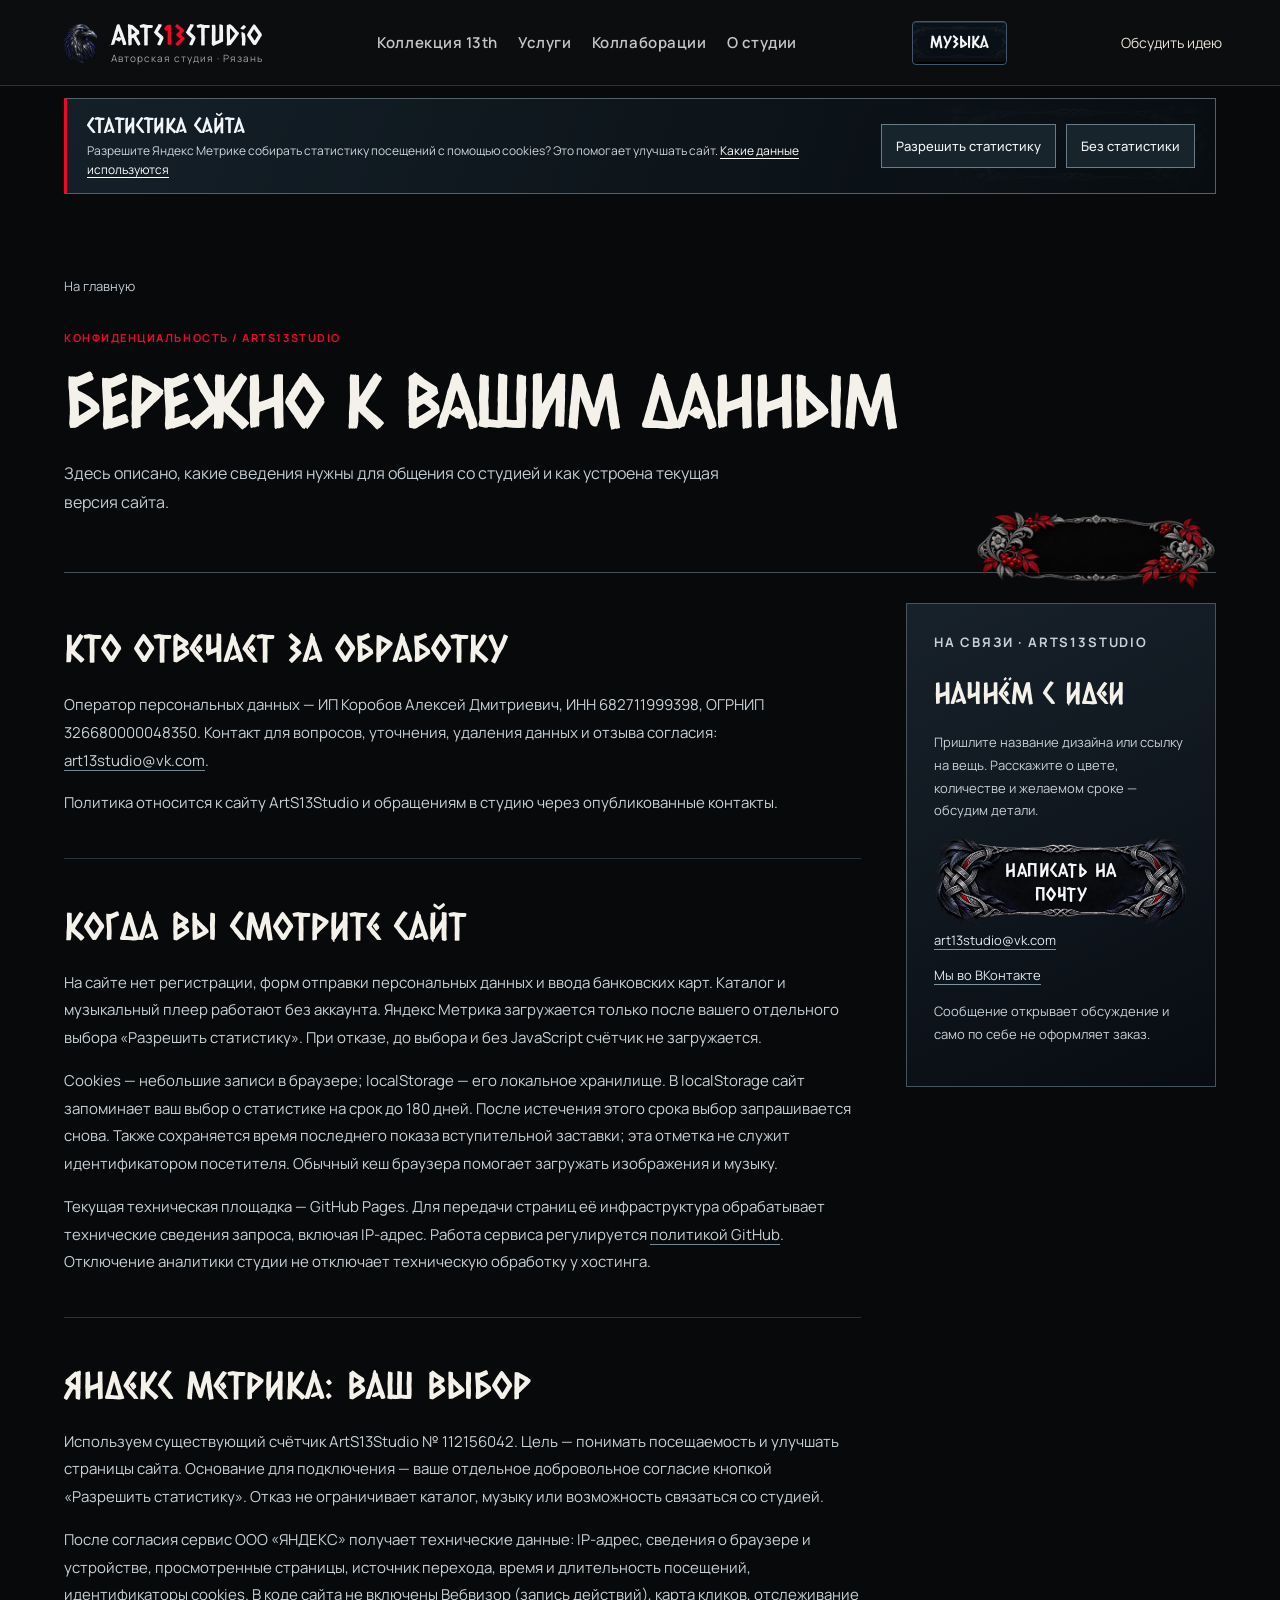
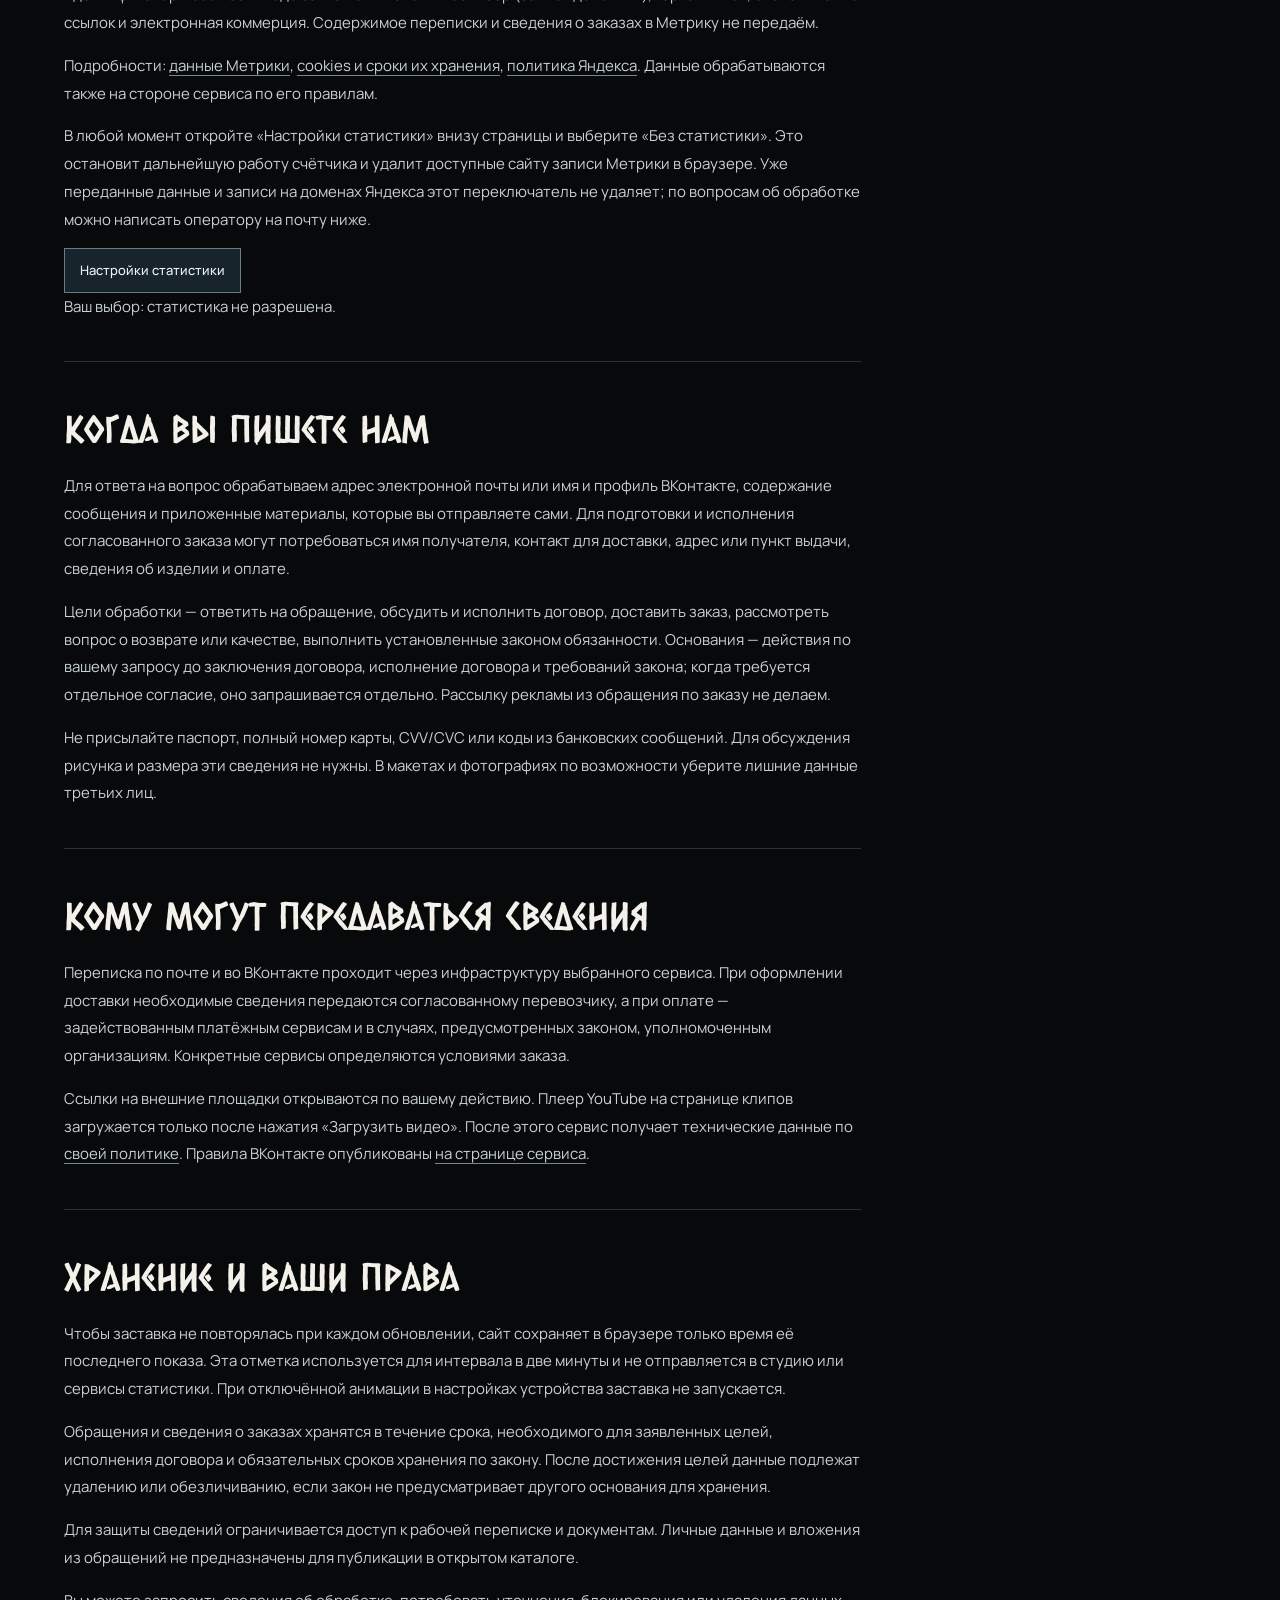
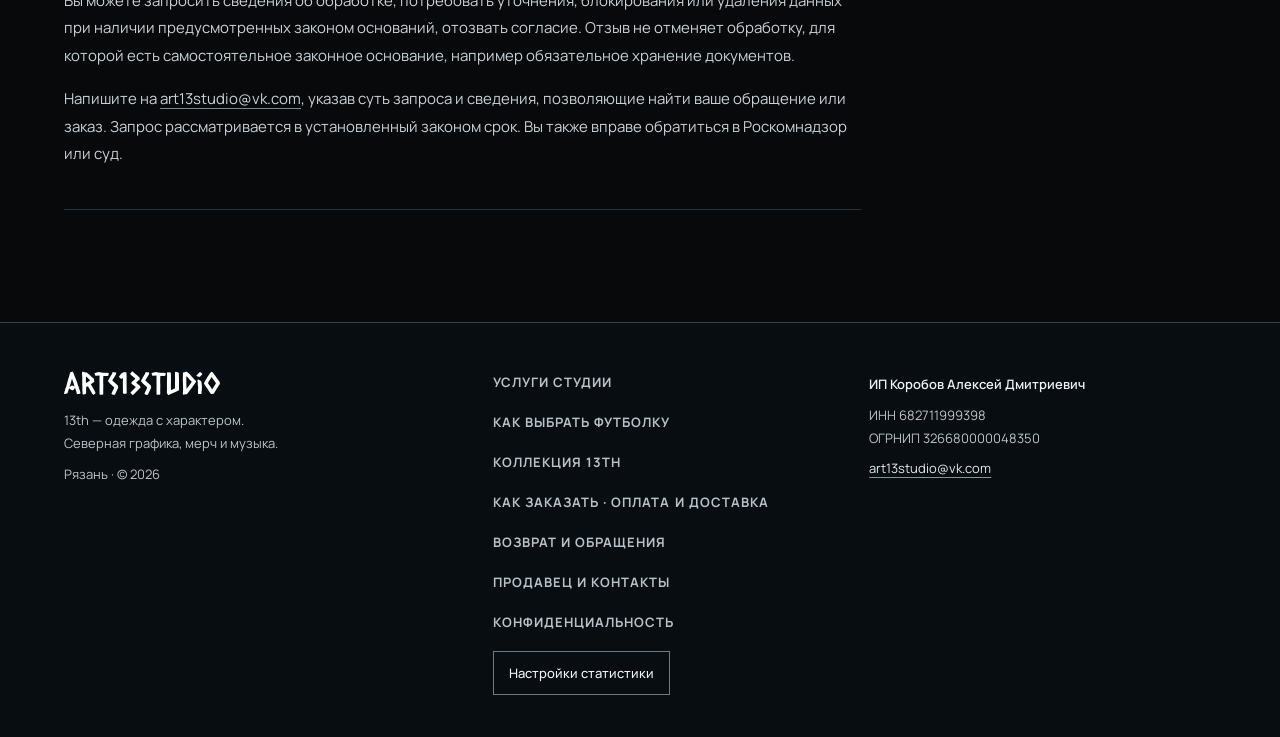
<file: privacy/index.html>
<!doctype html>
<html lang="ru"><head><meta charset="utf-8" /><meta name="viewport" content="width=device-width, initial-scale=1" />
<title>Конфиденциальность | ArtS13Studio</title><meta name="description" content="Здесь описано, какие сведения нужны для общения со студией и как устроена текущая версия сайта." /><meta name="theme-color" content="#07090b" />
<link rel="canonical" href="https://arts13studio.github.io/privacy/" />
<meta property="og:type" content="website" /><meta property="og:locale" content="ru_RU" /><meta property="og:title" content="Конфиденциальность | ArtS13Studio" /><meta property="og:description" content="Здесь описано, какие сведения нужны для общения со студией и как устроена текущая версия сайта." /><meta property="og:url" content="https://arts13studio.github.io/privacy/" />
<link rel="icon" href="../assets/favicon.svg" /><link rel="preload" href="../assets/fonts/CaesarDressingCyrillic.woff2" as="font" type="font/woff2" crossorigin />
<link rel="stylesheet" href="../assets/styles.css?v=20261115-2" /><link rel="stylesheet" href="../assets/studio-navigation.css?v=20261111-nav1" /><link rel="stylesheet" href="../assets/studio-finish.css?v=20261119-polish2" /><link rel="stylesheet" href="../assets/studio-service.css?v=20261111-nav1" />
<script src="../assets/studio-navigation.js?v=20261115-4" defer></script><script src="../assets/studio-analytics.js?v=20261115-4" defer></script><link rel="stylesheet" href="../assets/studio-refinement.css?v=20261119-polish2" /><link rel="stylesheet" href="../assets/northern-entry.css?v=20261119-6" />
    <link rel="stylesheet" href="../assets/studio-atmosphere.css?v=20261115-2" />
    <script src="../assets/snowfall.js?v=20261115-4"></script>
    <script src="../assets/northern-entry.js?v=20261119-6"></script>
  <link rel="stylesheet" href="../assets/player-dock.css?v=20261119-mobile1" />
    <script src="../assets/player-navigation.js?v=20261115-4" defer></script>
    <script src="../assets/player.js?v=20261119-mobile1" defer></script>
</head>
<body><a class="studio-skip-link" href="#main-content">К содержимому</a><header class="studio-header">
        <a class="studio-logo" href="../" aria-label="ArtS13Studio — на главную"><img src="../assets/raven-brand-mark.png" width="42" height="42" alt="" /><span><strong>ArtS<span>13</span>Studio</strong><small>Авторская студия · Рязань</small></span></a>
        <nav class="studio-desktop-nav" aria-label="Основная навигация">
          <a href="../clothing/">Коллекция 13th</a>
          <a href="../services/">Услуги</a>
          <a href="../collaborations/">Коллаборации</a>
          <a href="../#about">О студии</a>
        </nav>
        <a class="studio-music-link" href="../music/">Музыка</a>
        <a class="studio-contact-link" href="../#contacts">Обсудить идею</a>
        <details class="studio-mobile-menu">
          <summary>Меню <span aria-hidden="true">＋</span></summary>
          <nav aria-label="Мобильная навигация">
            <a href="../clothing/">Коллекция 13th</a>
          <a href="../services/">Услуги</a>
          <a href="../collaborations/">Коллаборации</a>
          <a href="../#about">О студии</a>
            <a href="../#contacts">Обсудить идею</a>
            <a href="../music/">Музыка 13 AI the Dark</a>
            <a href="../video/">Клипы</a>
          <a href="../guide/">Как выбрать футболку</a><a href="../order/">Как заказать</a><a href="../contacts/">Контакты и реквизиты</a></nav>
        </details>
      </header>
<main id="main-content" class="service-main"><a class="service-breadcrumb" href="../">На главную</a><header class="service-hero"><p class="service-kicker">Конфиденциальность / ArtS13Studio</p><h1>Бережно к вашим данным</h1><p>Здесь описано, какие сведения нужны для общения со студией и как устроена текущая версия сайта.</p></header>
<div class="service-layout"><div class="service-copy">
<section><h2>Кто отвечает за обработку</h2><p>Оператор персональных данных — ИП Коробов Алексей Дмитриевич, ИНН 682711999398, ОГРНИП 326680000048350. Контакт для вопросов, уточнения, удаления данных и отзыва согласия: <a href="mailto:art13studio@vk.com">art13studio@vk.com</a>.</p><p>Политика относится к сайту ArtS13Studio и обращениям в студию через опубликованные контакты.</p></section>
<section><h2>Когда вы смотрите сайт</h2><p>На сайте нет регистрации, форм отправки персональных данных и ввода банковских карт. Каталог и музыкальный плеер работают без аккаунта. Яндекс Метрика загружается только после вашего отдельного выбора «Разрешить статистику». При отказе, до выбора и без JavaScript счётчик не загружается.</p><p>Cookies — небольшие записи в браузере; localStorage — его локальное хранилище. В localStorage сайт запоминает ваш выбор о статистике на срок до 180 дней. После истечения этого срока выбор запрашивается снова. Также сохраняется время последнего показа вступительной заставки; эта отметка не служит идентификатором посетителя. Обычный кеш браузера помогает загружать изображения и музыку.</p><p>Текущая техническая площадка — GitHub Pages. Для передачи страниц её инфраструктура обрабатывает технические сведения запроса, включая IP-адрес. Работа сервиса регулируется <a href="https://docs.github.com/en/site-policy/privacy-policies/github-general-privacy-statement" target="_blank" rel="noreferrer">политикой GitHub</a>. Отключение аналитики студии не отключает техническую обработку у хостинга.</p></section>
<section id="analytics"><h2>Яндекс Метрика: ваш выбор</h2><p>Используем существующий счётчик ArtS13Studio № 112156042. Цель — понимать посещаемость и улучшать страницы сайта. Основание для подключения — ваше отдельное добровольное согласие кнопкой «Разрешить статистику». Отказ не ограничивает каталог, музыку или возможность связаться со студией.</p><p>После согласия сервис ООО «ЯНДЕКС» получает технические данные: IP-адрес, сведения о браузере и устройстве, просмотренные страницы, источник перехода, время и длительность посещений, идентификаторы cookies. В коде сайта не включены Вебвизор (запись действий), карта кликов, отслеживание ссылок и электронная коммерция. Содержимое переписки и сведения о заказах в Метрику не передаём.</p><p>Подробности: <a href="https://yandex.ru/support/metrica/ru/code/data-collected" target="_blank" rel="noreferrer">данные Метрики</a>, <a href="https://yandex.ru/support/metrica/ru/general/cookie-usage" target="_blank" rel="noreferrer">cookies и сроки их хранения</a>, <a href="https://yandex.ru/legal/confidential/" target="_blank" rel="noreferrer">политика Яндекса</a>. Данные обрабатываются также на стороне сервиса по его правилам.</p><p>В любой момент откройте «Настройки статистики» внизу страницы и выберите «Без статистики». Это остановит дальнейшую работу счётчика и удалит доступные сайту записи Метрики в браузере. Уже переданные данные и записи на доменах Яндекса этот переключатель не удаляет; по вопросам об обработке можно написать оператору на почту ниже.</p><button type="button" class="analytics-settings" data-analytics-settings hidden>Настройки статистики</button><p data-analytics-status aria-live="polite"></p></section><section><h2>Когда вы пишете нам</h2><p>Для ответа на вопрос обрабатываем адрес электронной почты или имя и профиль ВКонтакте, содержание сообщения и приложенные материалы, которые вы отправляете сами. Для подготовки и исполнения согласованного заказа могут потребоваться имя получателя, контакт для доставки, адрес или пункт выдачи, сведения об изделии и оплате.</p><p>Цели обработки — ответить на обращение, обсудить и исполнить договор, доставить заказ, рассмотреть вопрос о возврате или качестве, выполнить установленные законом обязанности. Основания — действия по вашему запросу до заключения договора, исполнение договора и требований закона; когда требуется отдельное согласие, оно запрашивается отдельно. Рассылку рекламы из обращения по заказу не делаем.</p><p>Не присылайте паспорт, полный номер карты, CVV/CVC или коды из банковских сообщений. Для обсуждения рисунка и размера эти сведения не нужны. В макетах и фотографиях по возможности уберите лишние данные третьих лиц.</p></section>
<section><h2>Кому могут передаваться сведения</h2><p>Переписка по почте и во ВКонтакте проходит через инфраструктуру выбранного сервиса. При оформлении доставки необходимые сведения передаются согласованному перевозчику, а при оплате — задействованным платёжным сервисам и в случаях, предусмотренных законом, уполномоченным организациям. Конкретные сервисы определяются условиями заказа.</p><p>Ссылки на внешние площадки открываются по вашему действию. Плеер YouTube на странице клипов загружается только после нажатия «Загрузить видео». После этого сервис получает технические данные по <a href="https://policies.google.com/privacy?hl=ru" target="_blank" rel="noreferrer">своей политике</a>. Правила ВКонтакте опубликованы <a href="https://vk.ru/privacy" target="_blank" rel="noreferrer">на странице сервиса</a>.</p></section>
<section><h2>Хранение и ваши права</h2><p>Чтобы заставка не повторялась при каждом обновлении, сайт сохраняет в браузере только время её последнего показа. Эта отметка используется для интервала в две минуты и не отправляется в студию или сервисы статистики. При отключённой анимации в настройках устройства заставка не запускается.</p><p>Обращения и сведения о заказах хранятся в течение срока, необходимого для заявленных целей, исполнения договора и обязательных сроков хранения по закону. После достижения целей данные подлежат удалению или обезличиванию, если закон не предусматривает другого основания для хранения.</p><p>Для защиты сведений ограничивается доступ к рабочей переписке и документам. Личные данные и вложения из обращений не предназначены для публикации в открытом каталоге.</p><p>Вы можете запросить сведения об обработке, потребовать уточнения, блокирования или удаления данных при наличии предусмотренных законом оснований, отозвать согласие. Отзыв не отменяет обработку, для которой есть самостоятельное законное основание, например обязательное хранение документов.</p><p>Напишите на <a href="mailto:art13studio@vk.com?subject=Вопрос%20о%20персональных%20данных">art13studio@vk.com</a>, указав суть запроса и сведения, позволяющие найти ваше обращение или заказ. Запрос рассматривается в установленный законом срок. Вы также вправе обратиться в Роскомнадзор или суд.</p></section>
</div><aside class="service-aside"><p class="service-kicker">На связи · ArtS13Studio</p><h2>Начнём с идеи</h2><p>Пришлите название дизайна или ссылку на вещь. Расскажите о цвете, количестве и желаемом сроке — обсудим детали.</p><a class="button" href="mailto:art13studio@vk.com">Написать на почту</a><p><a class="service-inline-link" href="mailto:art13studio@vk.com">art13studio@vk.com</a></p><p><a class="service-inline-link" href="https://vk.ru/arts13studio" target="_blank" rel="noreferrer">Мы во ВКонтакте</a></p><p>Сообщение открывает обсуждение и само по себе не оформляет заказ.</p></aside></div></main><footer class="studio-footer">
      <div><a class="footer-wordmark" href="../">ArtS13Studio</a><p>13th — одежда с характером.<br />Северная графика, мерч и музыка.</p><p>Рязань · © 2026</p></div>
      <nav aria-label="Информация для посетителей"><a href="../services/">Услуги студии</a><a href="../guide/">Как выбрать футболку</a><a href="../clothing/">Коллекция 13th</a><a href="../order/">Как заказать · оплата и доставка</a><a href="../order/#returns">Возврат и обращения</a><a href="../contacts/">Продавец и контакты</a><a href="../privacy/">Конфиденциальность</a><button type="button" class="analytics-settings" data-analytics-settings hidden>Настройки статистики</button></nav>
      <div class="footer-legal"><p><strong>ИП Коробов Алексей Дмитриевич</strong></p><p>ИНН 682711999398<br />ОГРНИП 326680000048350</p><a class="service-inline-link" href="mailto:art13studio@vk.com">art13studio@vk.com</a></div>
    </footer></body></html>
</file>
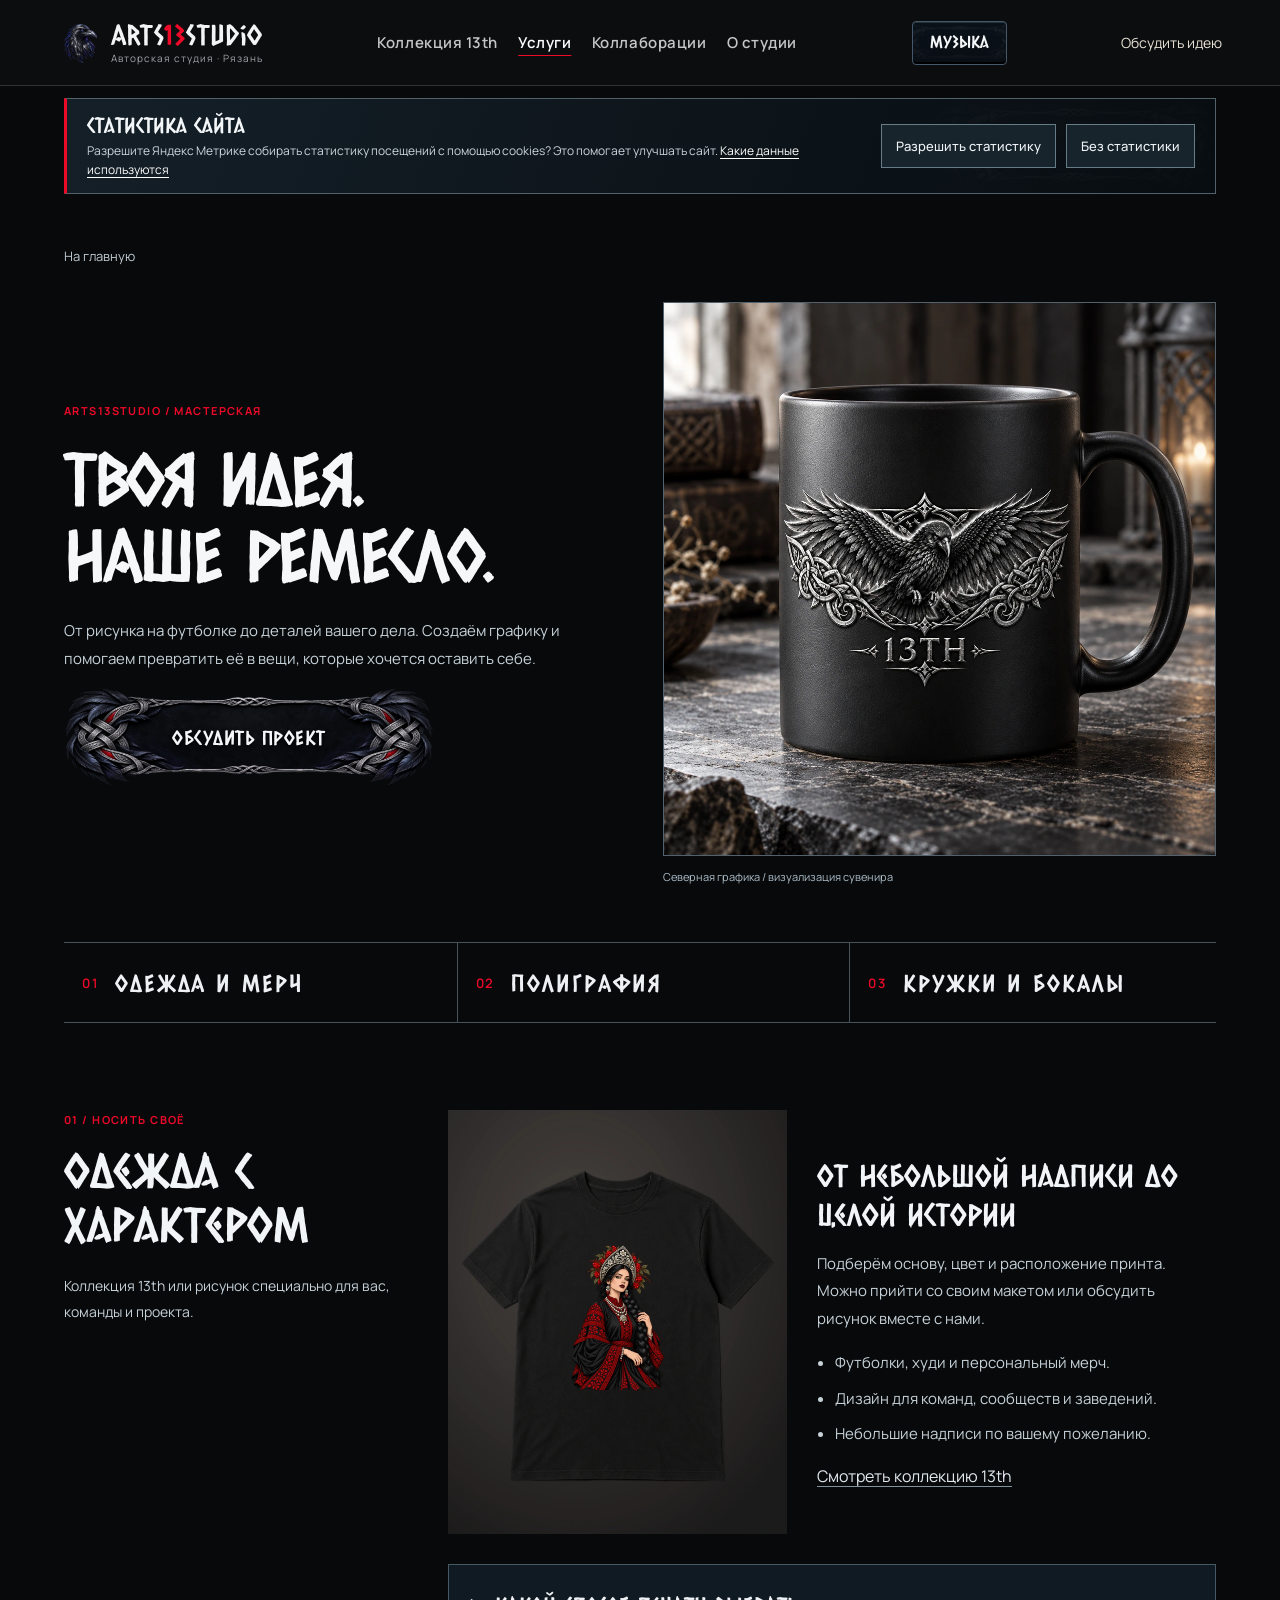
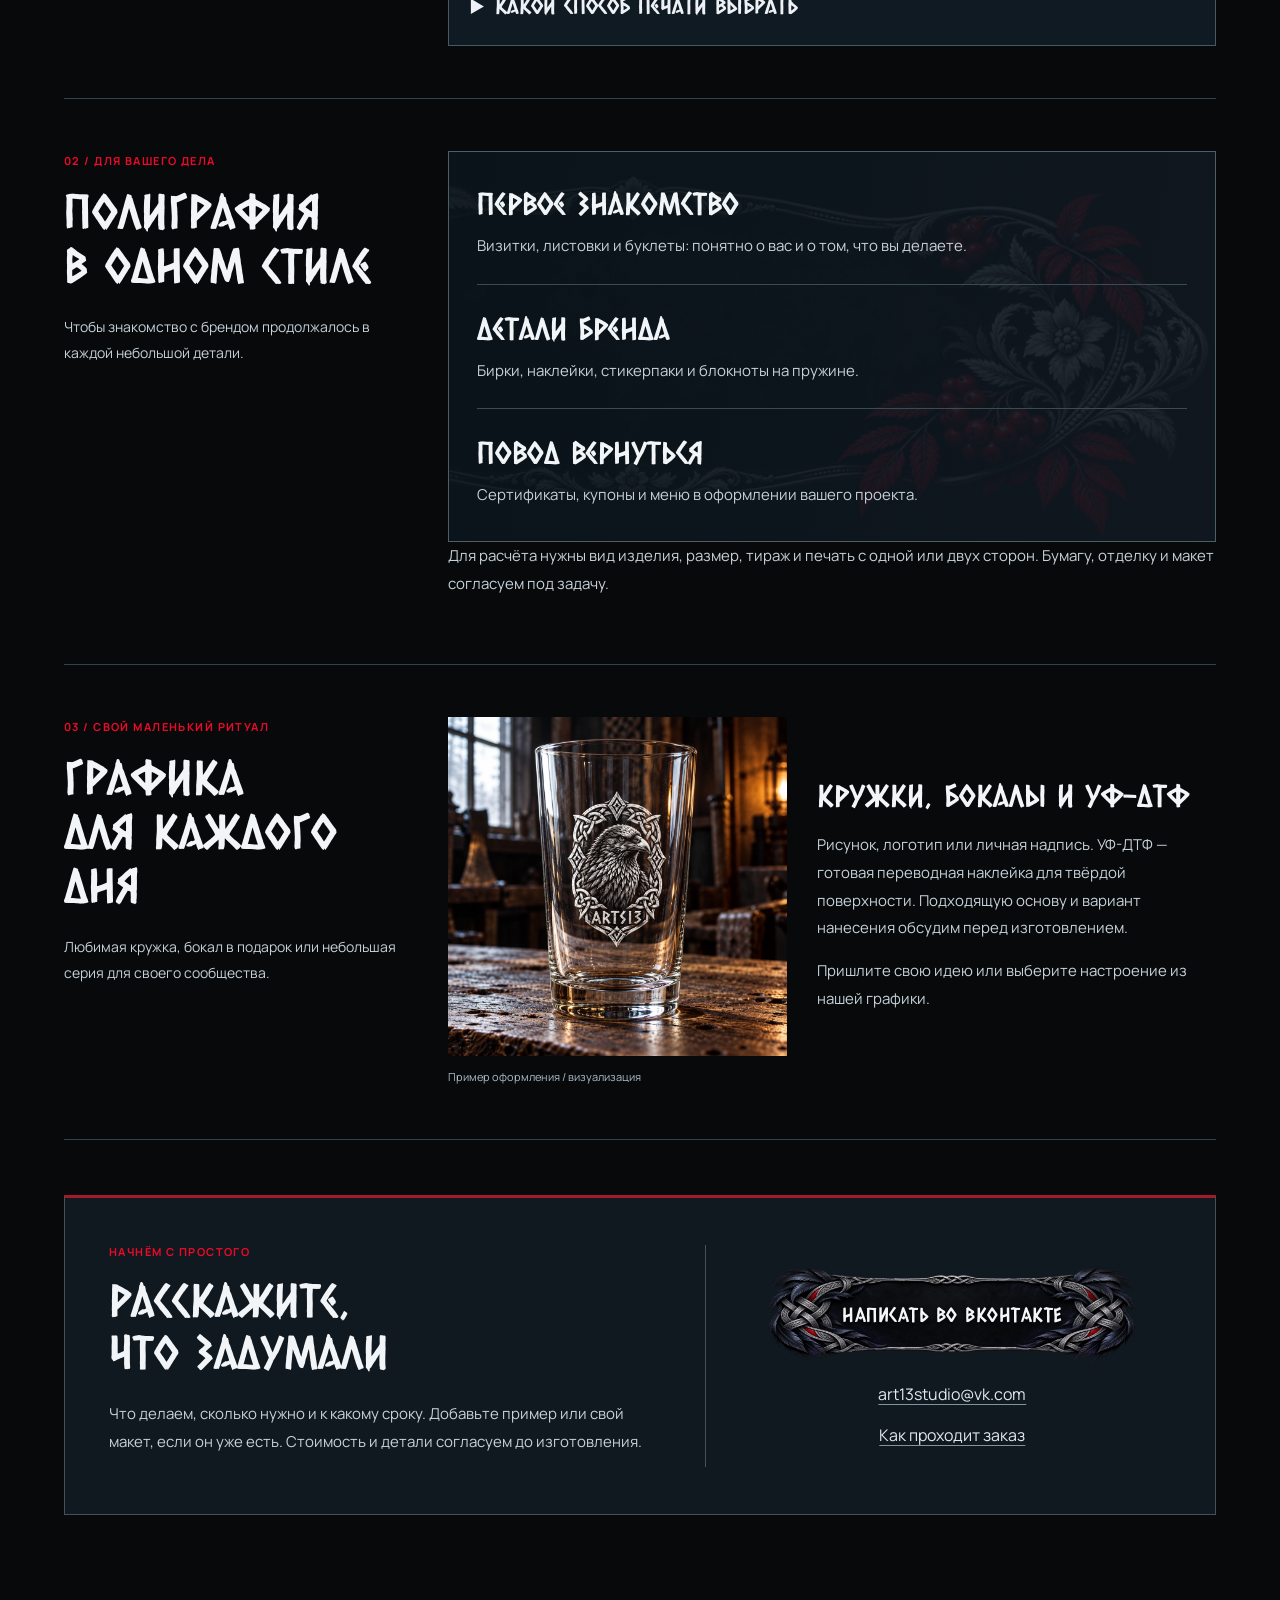
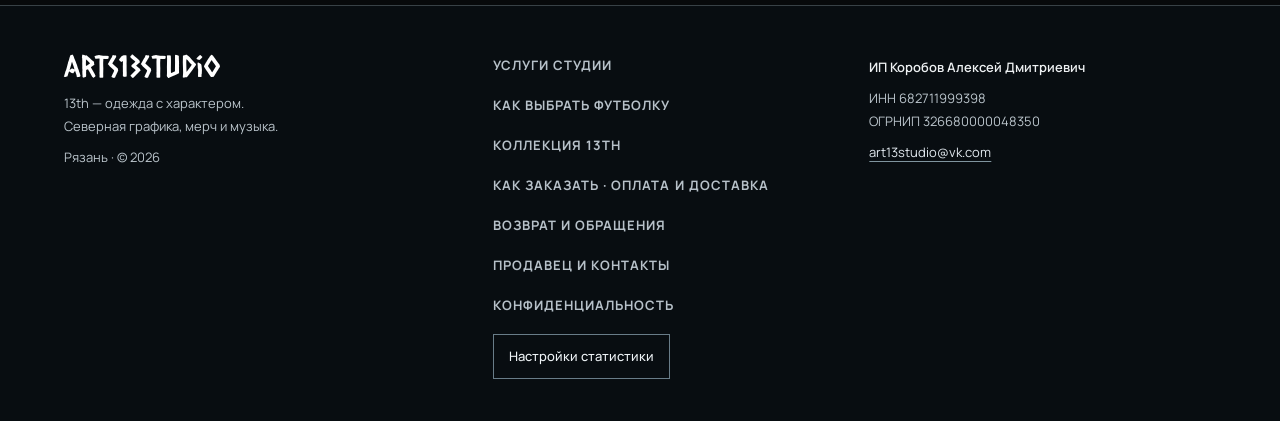
<file: services/index.html>
<!doctype html>
<html lang="ru"><head><meta charset="utf-8" /><meta name="viewport" content="width=device-width, initial-scale=1" />
<title>Услуги студии | ArtS13Studio</title><meta name="description" content="Одежда с принтами, полиграфия и сувениры ArtS13Studio. Своя графика, подбор материалов и обсуждение заказа в Рязани." /><meta name="theme-color" content="#07090b" />
<link rel="canonical" href="https://arts13studio.github.io/services/" />
<meta property="og:image" content="https://arts13studio.github.io/assets/studio/mug-concept.webp" /><meta property="og:site_name" content="ArtS13Studio" /><meta name="twitter:card" content="summary_large_image" /><meta property="og:type" content="website" /><meta property="og:locale" content="ru_RU" /><meta property="og:title" content="Услуги студии | ArtS13Studio" /><meta property="og:description" content="Одежда с принтами, полиграфия и сувениры ArtS13Studio. Своя графика, подбор материалов и обсуждение заказа в Рязани." /><meta property="og:url" content="https://arts13studio.github.io/services/" />
<link rel="icon" href="../assets/favicon.svg" /><link rel="preload" href="../assets/fonts/CaesarDressingCyrillic.woff2" as="font" type="font/woff2" crossorigin />
<link rel="stylesheet" href="../assets/styles.css?v=20261115-2" /><link rel="stylesheet" href="../assets/studio-navigation.css?v=20261111-nav1" /><link rel="stylesheet" href="../assets/studio-finish.css?v=20261119-polish2" /><link rel="stylesheet" href="../assets/studio-service.css?v=20261111-nav1" />
<script src="../assets/studio-navigation.js?v=20261115-4" defer></script><script src="../assets/studio-analytics.js?v=20261115-4" defer></script><link rel="stylesheet" href="../assets/studio-refinement.css?v=20261119-polish2" /><link rel="stylesheet" href="../assets/northern-entry.css?v=20261119-6" />
    <link rel="stylesheet" href="../assets/studio-atmosphere.css?v=20261115-2" />
    <script src="../assets/snowfall.js?v=20261115-4"></script>
    <script src="../assets/northern-entry.js?v=20261119-6"></script>
  <link rel="stylesheet" href="../assets/player-dock.css?v=20261119-mobile1" />
    <script src="../assets/player-navigation.js?v=20261115-4" defer></script>
    <script src="../assets/player.js?v=20261119-mobile1" defer></script>
</head>
<body><a class="studio-skip-link" href="#main-content">К содержимому</a><header class="studio-header">
        <a class="studio-logo" href="../" aria-label="ArtS13Studio — на главную"><img src="../assets/raven-brand-mark.png" width="42" height="42" alt="" /><span><strong>ArtS<span>13</span>Studio</strong><small>Авторская студия · Рязань</small></span></a>
        <nav class="studio-desktop-nav" aria-label="Основная навигация">
          <a href="../clothing/">Коллекция 13th</a>
          <a href="../services/" aria-current="page">Услуги</a>
          <a href="../collaborations/">Коллаборации</a>
          <a href="../#about">О студии</a>
        </nav>
        <a class="studio-music-link" href="../music/">Музыка</a>
        <a class="studio-contact-link" href="../#contacts">Обсудить идею</a>
        <details class="studio-mobile-menu">
          <summary>Меню <span aria-hidden="true">＋</span></summary>
          <nav aria-label="Мобильная навигация">
            <a href="../clothing/">Коллекция 13th</a>
          <a href="../services/" aria-current="page">Услуги</a>
          <a href="../collaborations/">Коллаборации</a>
          <a href="../#about">О студии</a>
            <a href="../#contacts">Обсудить идею</a>
            <a href="../music/">Музыка 13 AI the Dark</a>
            <a href="../video/">Клипы</a>
          <a href="../guide/">Как выбрать футболку</a><a href="../order/">Как заказать</a><a href="../contacts/">Контакты и реквизиты</a></nav>
        </details>
      </header><main id="main-content" class="service-main atelier-main">
<a class="service-breadcrumb" href="../">На главную</a>
<header class="atelier-hero"><div><p class="service-kicker">ArtS13Studio / Мастерская</p><h1>Твоя идея.<br />Наше ремесло.</h1><p>От рисунка на футболке до деталей вашего дела. Создаём графику и помогаем превратить её в вещи, которые хочется оставить себе.</p><a class="button" href="#brief">Обсудить проект</a></div><figure><img src="../assets/studio/mug-concept.webp" width="1100" height="1100" alt="Концепт чёрной кружки с северным вороном и плетёным орнаментом" fetchpriority="high" /><figcaption>Северная графика / визуализация сувенира</figcaption></figure></header>
<nav class="atelier-index" aria-label="Направления студии"><a href="#clothes"><span>01</span>Одежда и мерч</a><a href="#print"><span>02</span>Полиграфия</a><a href="#gifts"><span>03</span>Кружки и бокалы</a></nav>
<section class="atelier-chapter" id="clothes"><div class="chapter-title"><p class="service-kicker">01 / Носить своё</p><h2>Одежда с характером</h2><p>Коллекция 13th или рисунок специально для вас, команды и проекта.</p></div><div class="chapter-content"><div class="chapter-pair"><a href="../clothing/?type=autumn#autumn-mara"><img src="../assets/clothing/autumn/mara-front.webp" width="1200" height="1500" alt="Макет футболки Мара с принтом на груди" loading="lazy" /></a><div><h3>От небольшой надписи до целой истории</h3><p>Подберём основу, цвет и расположение принта. Можно прийти со своим макетом или обсудить рисунок вместе с нами.</p><ul><li>Футболки, худи и персональный мерч.</li><li>Дизайн для команд, сообществ и заведений.</li><li>Небольшие надписи по вашему пожеланию.</li></ul><a class="service-inline-link" href="../clothing/">Смотреть коллекцию 13th</a></div></div><details class="atelier-details"><summary>Какой способ печати выбрать</summary><p><strong>DTF</strong> — перенос готового изображения с плёнки на ткань. <strong>Термотрансфер</strong> — нанесение подготовленного рисунка или надписи под нагревом. <strong>Шелкография</strong> — печать краской через трафарет.</p><p>Способ подбираем под рисунок, материал и количество вещей. Необязательно разбираться в технологиях: пришлите идею, и мы предложим подходящий вариант.</p></details></div></section>
<section class="atelier-chapter" id="print"><div class="chapter-title"><p class="service-kicker">02 / Для вашего дела</p><h2>Полиграфия<br />в одном стиле</h2><p>Чтобы знакомство с брендом продолжалось в каждой небольшой детали.</p></div><div class="chapter-content"><div class="print-menu"><article><h3>Первое знакомство</h3><p>Визитки, листовки и буклеты: понятно о вас и о том, что вы делаете.</p></article><article><h3>Детали бренда</h3><p>Бирки, наклейки, стикерпаки и блокноты на пружине.</p></article><article><h3>Повод вернуться</h3><p>Сертификаты, купоны и меню в оформлении вашего проекта.</p></article></div><p>Для расчёта нужны вид изделия, размер, тираж и печать с одной или двух сторон. Бумагу, отделку и макет согласуем под задачу.</p></div></section>
<section class="atelier-chapter" id="gifts"><div class="chapter-title"><p class="service-kicker">03 / Свой маленький ритуал</p><h2>Графика<br />для каждого дня</h2><p>Любимая кружка, бокал в подарок или небольшая серия для своего сообщества.</p></div><div class="chapter-content"><div class="chapter-pair gifts-pair"><figure><img src="../assets/studio/glass-concept.webp" width="1100" height="1100" alt="Визуализация бокала с вороном и северным орнаментом" loading="lazy" /><figcaption>Пример оформления / визуализация</figcaption></figure><div><h3>Кружки, бокалы и УФ-ДТФ</h3><p>Рисунок, логотип или личная надпись. УФ-ДТФ — готовая переводная наклейка для твёрдой поверхности. Подходящую основу и вариант нанесения обсудим перед изготовлением.</p><p>Пришлите свою идею или выберите настроение из нашей графики.</p></div></div></div></section>
<section class="atelier-brief" id="brief"><div><p class="service-kicker">Начнём с простого</p><h2>Расскажите,<br />что задумали</h2><p>Что делаем, сколько нужно и к какому сроку. Добавьте пример или свой макет, если он уже есть. Стоимость и детали согласуем до изготовления.</p></div><div class="brief-actions"><a class="button" href="https://vk.ru/arts13studio" target="_blank" rel="noreferrer">Написать во ВКонтакте</a><a class="service-inline-link" href="mailto:art13studio@vk.com?subject=Проект%20для%20ArtS13Studio">art13studio@vk.com</a><a class="service-inline-link" href="../order/">Как проходит заказ</a></div></section></main><footer class="studio-footer">
      <div><a class="footer-wordmark" href="../">ArtS13Studio</a><p>13th — одежда с характером.<br />Северная графика, мерч и музыка.</p><p>Рязань · © 2026</p></div>
      <nav aria-label="Информация для посетителей"><a href="../services/">Услуги студии</a><a href="../guide/">Как выбрать футболку</a><a href="../clothing/">Коллекция 13th</a><a href="../order/">Как заказать · оплата и доставка</a><a href="../order/#returns">Возврат и обращения</a><a href="../contacts/">Продавец и контакты</a><a href="../privacy/">Конфиденциальность</a><button type="button" class="analytics-settings" data-analytics-settings hidden>Настройки статистики</button></nav>
      <div class="footer-legal"><p><strong>ИП Коробов Алексей Дмитриевич</strong></p><p>ИНН 682711999398<br />ОГРНИП 326680000048350</p><a class="service-inline-link" href="mailto:art13studio@vk.com">art13studio@vk.com</a></div>
    </footer></body></html>
</file>
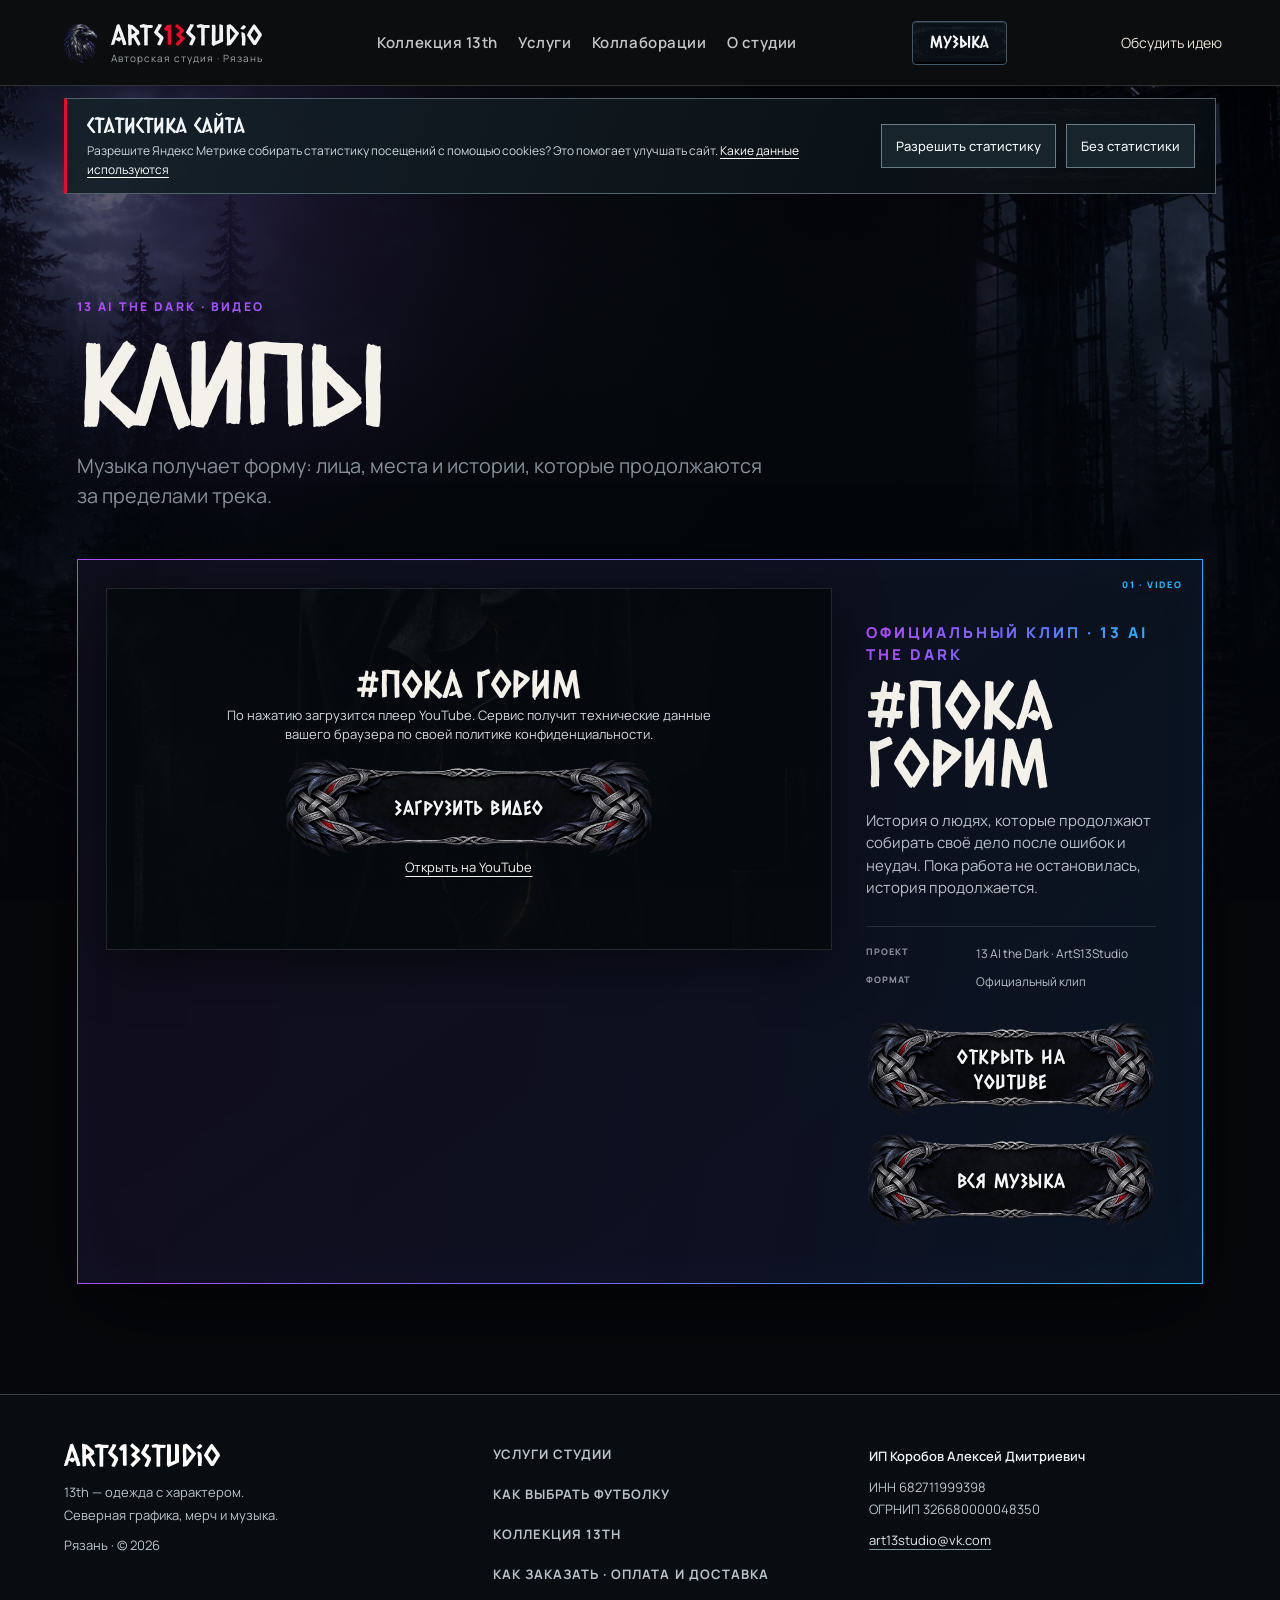
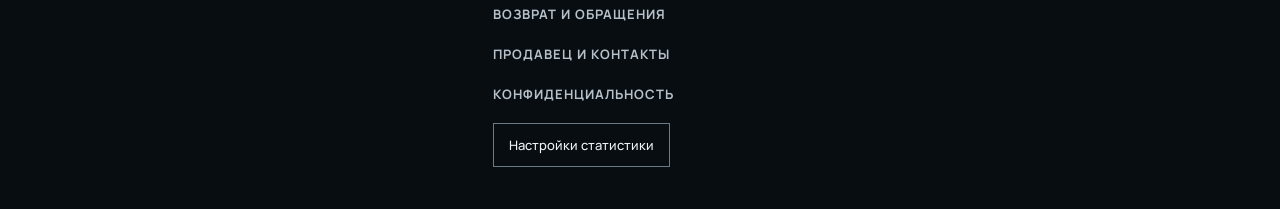
<file: video/index.html>
<!doctype html>
<html lang="ru">
  <head>
    <meta charset="utf-8" />
    <meta name="viewport" content="width=device-width, initial-scale=1" />
    <title>Клипы 13 AI the Dark — ArtS13Studio</title>
    <meta name="description" content="Клипы музыкального проекта 13 AI the Dark. Смотрите официальный клип «Пока горим»." />
    <meta name="robots" content="index, follow, max-image-preview:large" />
    <meta name="theme-color" content="#05070a" />
    <link rel="canonical" href="https://arts13studio.github.io/video/" />
    <meta property="og:type" content="video.other" />
    <meta property="og:locale" content="ru_RU" />
    <meta property="og:site_name" content="ArtS13Studio" />
    <meta property="og:title" content="#Пока горим — официальный клип 13 AI the Dark" />
    <meta property="og:description" content="Первый официальный клип музыкального проекта 13 AI the Dark." />
    <meta property="og:url" content="https://arts13studio.github.io/video/" />
    <meta property="og:image" content="https://i.ytimg.com/vi/NYvNgmOV4XI/maxresdefault.jpg" />
    <meta property="og:video" content="https://www.youtube.com/embed/NYvNgmOV4XI" />
    <meta property="og:video:type" content="text/html" />
    <meta name="twitter:card" content="player" />
    <meta name="twitter:title" content="#Пока горим — 13 AI the Dark" />
    <meta name="twitter:image" content="https://i.ytimg.com/vi/NYvNgmOV4XI/maxresdefault.jpg" />
    <link rel="icon" href="../assets/favicon.svg" />
    <link rel="preload" href="../assets/fonts/CaesarDressingCyrillic.woff2" as="font" type="font/woff2" crossorigin />
    <link rel="stylesheet" href="../assets/styles.css?v=20261115-2" />
    <link rel="stylesheet" href="../assets/studio-navigation.css?v=20261111-nav1" />
    <script src="../assets/studio-navigation.js?v=20261115-4" defer></script>
    <link rel="stylesheet" href="../assets/studio-finish.css?v=20261119-polish2" />
    <link rel="stylesheet" href="../assets/studio-service.css?v=20261111-nav1" />
  <script src="../assets/studio-service.js?v=20261110-info1" defer></script>
  <script src="../assets/studio-analytics.js?v=20261115-4" defer></script><link rel="stylesheet" href="../assets/studio-refinement.css?v=20261119-polish2" /><link rel="stylesheet" href="../assets/northern-entry.css?v=20261119-6" />
    <link rel="stylesheet" href="../assets/studio-atmosphere.css?v=20261115-2" />
    <script src="../assets/snowfall.js?v=20261115-4"></script>
    <script src="../assets/northern-entry.js?v=20261119-6"></script>
  <link rel="stylesheet" href="../assets/player-dock.css?v=20261119-mobile1" />
    <script src="../assets/player-navigation.js?v=20261115-4" defer></script>
    <script src="../assets/player.js?v=20261119-mobile1" defer></script>
</head>
  <body>
    <a class="studio-skip-link" href="#main-content">К содержимому</a>
    <main id="main-content" class="clips-page">
      <!-- Шапка раздела клипов. -->
      <header class="studio-header">
        <a class="studio-logo" href="../" aria-label="ArtS13Studio — на главную"><img src="../assets/raven-brand-mark.png" width="42" height="42" alt="" /><span><strong>ArtS<span>13</span>Studio</strong><small>Авторская студия · Рязань</small></span></a>
        <nav class="studio-desktop-nav" aria-label="Основная навигация">
          <a href="../clothing/">Коллекция 13th</a>
          <a href="../services/">Услуги</a>
          <a href="../collaborations/">Коллаборации</a>
          <a href="../#about">О студии</a>
        </nav>
        <a class="studio-music-link" href="../music/">Музыка</a>
        <a class="studio-contact-link" href="../#contacts">Обсудить идею</a>
        <details class="studio-mobile-menu">
          <summary>Меню <span aria-hidden="true">＋</span></summary>
          <nav aria-label="Мобильная навигация">
            <a href="../clothing/">Коллекция 13th</a>
          <a href="../services/">Услуги</a>
          <a href="../collaborations/">Коллаборации</a>
          <a href="../#about">О студии</a>
            <a href="../#contacts">Обсудить идею</a>
            <a href="../music/">Музыка 13 AI the Dark</a>
            <a href="../video/" aria-current="page">Клипы</a>
          <a href="../guide/">Как выбрать футболку</a><a href="../order/">Как заказать</a><a href="../contacts/">Контакты и реквизиты</a></nav>
        </details>
      </header>

      <!-- Заголовок раздела. -->
      <section class="clips-hero">
        <p class="eyebrow">13 AI the Dark · видео</p>
        <h1>Клипы</h1>
        <p>Музыка получает форму: лица, места и истории, которые продолжаются за пределами трека.</p>
      </section>

      <!-- Видео хранится на YouTube; в GitHub находится только адаптивная вставка. -->
      <section class="clips-library" aria-label="Клипы 13 AI the Dark">
        <article class="clip-feature">
          <div class="clip-frame video-awaiting">
            <div class="video-launch"><strong>#Пока горим</strong><p>По нажатию загрузится плеер YouTube. Сервис получит технические данные вашего браузера по своей политике конфиденциальности.</p><button class="button" type="button" data-load-video hidden>Загрузить видео</button><a href="https://www.youtube.com/watch?v=NYvNgmOV4XI" target="_blank" rel="noreferrer">Открыть на YouTube</a></div>
          </div>
          <div class="clip-copy">
            <p class="eyebrow">Официальный клип · 13 AI the Dark</p>
            <h2>#Пока горим</h2>
            <p>История о людях, которые продолжают собирать своё дело после ошибок и неудач. Пока работа не остановилась, история продолжается.</p>
            <dl class="clip-meta">
              <div><dt>Проект</dt><dd>13 AI the Dark · ArtS13Studio</dd></div>
              <div><dt>Формат</dt><dd>Официальный клип</dd></div>
            </dl>
            <div class="clip-actions">
              <a class="button button-primary" href="https://www.youtube.com/watch?v=NYvNgmOV4XI" target="_blank" rel="noreferrer">Открыть на YouTube</a>
              <a class="button button-ghost" href="../music/">Вся музыка</a>
            </div>
          </div>
        </article>
      </section>

      <footer class="studio-footer">
      <div><a class="footer-wordmark" href="../">ArtS13Studio</a><p>13th — одежда с характером.<br />Северная графика, мерч и музыка.</p><p>Рязань · © 2026</p></div>
      <nav aria-label="Информация для посетителей"><a href="../services/">Услуги студии</a><a href="../guide/">Как выбрать футболку</a><a href="../clothing/">Коллекция 13th</a><a href="../order/">Как заказать · оплата и доставка</a><a href="../order/#returns">Возврат и обращения</a><a href="../contacts/">Продавец и контакты</a><a href="../privacy/">Конфиденциальность</a><button type="button" class="analytics-settings" data-analytics-settings hidden>Настройки статистики</button></nav>
      <div class="footer-legal"><p><strong>ИП Коробов Алексей Дмитриевич</strong></p><p>ИНН 682711999398<br />ОГРНИП 326680000048350</p><a class="service-inline-link" href="mailto:art13studio@vk.com">art13studio@vk.com</a></div>
    </footer>
    </main>
  </body>
</html>
</file>
<file: assets/styles.css>
/*
  КАРТА СТИЛЕЙ
  1. Шрифт, переменные и базовые элементы.
  2. Главная: шапка, первый экран, направления, одежда, релиз и музыка.
  3. Внутренние страницы: музыка, одежда и клипы.
  4. Общие контакты и подвал.
  5. Адаптивность: 900px и 560px.
  6. Музыкальный плеер и финальные фирменные переопределения.

  Цвета лучше менять через переменные :root. После правок CSS меняй параметр
  ?v=... в HTML, иначе браузер может показать старую версию из кэша.
*/

/* Фирменный шрифт и общая палитра. */
@font-face {
  font-family: "Caesar Dressing Cyrillic";
  src: url("fonts/CaesarDressingCyrillic.woff2") format("woff2");
  font-style: normal;
  font-weight: 400;
  font-display: swap;
}

:root {
  --black: #07090b;
  --panel: #0d1115;
  --panel-soft: #12181e;
  --line: rgba(184, 199, 211, 0.16);
  --steel: #b7c1c9;
  --muted: #86919a;
  --white: #f4f1eb;
  --accent-violet: #a855f7;
  --accent: #7367ff;
  --accent-blue: #20b8ff;
  --accent-gradient: linear-gradient(100deg, #b04cff 0%, #7367ff 48%, #20b8ff 100%);
  --amber: var(--accent);
}

* { box-sizing: border-box; }
html { scroll-behavior: smooth; }
body {
  margin: 0;
  background: var(--black);
  color: var(--white);
  font-family: "Arial Narrow", "Roboto Condensed", Arial, sans-serif;
  font-size: 16px;
  line-height: 1.5;
}
a { color: inherit; text-decoration: none; }
button, a { -webkit-tap-highlight-color: transparent; }

/* Главная страница: шапка и первый экран. */
.site-header {
  position: fixed;
  z-index: 20;
  top: 0;
  left: 0;
  right: 0;
  display: grid;
  grid-template-columns: 1fr auto 1fr;
  align-items: center;
  gap: 32px;
  min-height: 76px;
  padding: 0 5vw;
  background: linear-gradient(180deg, rgba(4, 6, 8, 0.96), rgba(4, 6, 8, 0.64));
  border-bottom: 1px solid var(--line);
  backdrop-filter: blur(14px);
}
.brand { display: inline-flex; align-items: center; gap: 12px; width: max-content; font-weight: 800; letter-spacing: .06em; }
.brand-mark {
  display: grid;
  place-items: center;
  width: 38px;
  height: 38px;
  border: 1px solid rgba(115, 103, 255, .62);
  color: var(--steel);
  background: rgba(9, 12, 15, .72);
  font-family: Georgia, serif;
  font-size: 19px;
}
.project-brand { gap: 10px; }
.project-brand-mark { color: #c6c9ce; font-family: "Caesar Dressing Cyrillic", Georgia, serif; font-size: 38px; font-weight: 400; line-height: .82; letter-spacing: -.08em; text-shadow: 0 0 18px rgba(115, 103, 255, .16); }
.project-brand-raven {
  display: block;
  width: 42px;
  height: 42px;
  flex: 0 0 42px;
  object-fit: contain;
  filter: drop-shadow(0 0 10px rgba(32, 184, 255, .16)) drop-shadow(0 0 14px rgba(168, 85, 247, .1));
}
.project-brand-copy { display: grid; gap: 2px; line-height: 1; }
.project-brand-copy strong { color: #d8dbe0; font-family: "Arial Narrow", "Roboto Condensed", Arial, sans-serif; font-size: 12px; font-weight: 700; letter-spacing: .24em; white-space: nowrap; }
.project-brand-copy small { color: var(--muted); font-size: 10px; font-weight: 500; letter-spacing: .08em; }
nav { display: flex; align-items: center; gap: clamp(14px, 2vw, 28px); }
nav a { color: var(--steel); font-size: 13px; font-weight: 700; letter-spacing: .08em; text-transform: uppercase; }
nav a:hover { color: var(--white); }
.nav-pending { display: grid; justify-items: center; gap: 2px; color: rgba(183, 192, 204, .72); font-size: 13px; font-weight: 700; letter-spacing: .08em; line-height: 1; text-transform: uppercase; cursor: default; }
.nav-pending small { color: rgba(132, 143, 157, .72); font-size: 8px; font-weight: 500; letter-spacing: .04em; line-height: 1; text-transform: lowercase; white-space: nowrap; }
.header-cta { justify-self: end; color: var(--amber); font-size: 13px; font-weight: 800; letter-spacing: .08em; text-transform: uppercase; }

.hero {
  position: relative;
  min-height: 100svh;
  display: flex;
  align-items: center;
  overflow: hidden;
  padding: 132px 8vw 88px;
  background-image: url("clothing/lookbook/hero-alexey-viktoria.webp?v=20260914-tattoo1");
  background-position: center;
  background-size: cover;
}
.hero-shade { position: absolute; inset: 0; background: linear-gradient(90deg, rgba(4, 6, 8, .92) 0%, rgba(4, 6, 8, .72) 42%, rgba(4, 6, 8, .18) 76%, rgba(4, 6, 8, .34) 100%), linear-gradient(0deg, #07090b 0%, transparent 38%); }
.hero-content { position: relative; z-index: 2; width: min(100%, 820px); min-width: 0; }
.eyebrow { margin: 0 0 18px; color: var(--amber); font-size: 12px; font-weight: 800; letter-spacing: .2em; text-transform: uppercase; }
h1, h2, h3, p { margin-top: 0; }
h1 { margin-bottom: 24px; font-size: clamp(52px, 7.5vw, 116px); line-height: .88; letter-spacing: -.045em; text-transform: uppercase; }
.hero-content h1 { font-family: "Caesar Dressing Cyrillic", serif; font-weight: 400; line-height: 1.08; letter-spacing: .005em; font-synthesis: none; text-wrap: balance; }
.hero-content h1 span { display: block; color: #cbd2d6; text-shadow: 0 2px 22px rgba(4, 6, 8, .72); }
.hero-service { width: fit-content; margin: 0 0 18px; padding: 8px 12px; border-left: 2px solid var(--accent-blue); background: rgba(7, 9, 11, .48); color: var(--white); font-size: 13px; font-weight: 800; letter-spacing: .14em; text-transform: uppercase; }
.hero-copy { max-width: 650px; margin-bottom: 30px; color: #c4c9cc; font-size: clamp(17px, 1.6vw, 21px); }
.hero-actions { display: flex; flex-wrap: wrap; width: 100%; max-width: 100%; gap: 12px; }
.button { display: inline-flex; align-items: center; justify-content: center; min-width: 0; max-width: 100%; min-height: 52px; padding: 10px clamp(14px, 4vw, 24px); border: 1px solid transparent; font-size: 12px; font-weight: 800; line-height: 1.25; letter-spacing: .1em; text-align: center; text-transform: uppercase; white-space: normal; overflow-wrap: anywhere; transition: .2s ease; }
.button-primary { background: var(--white); color: var(--black); }
.button-primary:hover { background: var(--amber); }
.button-ghost { border-color: rgba(244, 241, 235, .28); background: rgba(8, 11, 14, .44); }
.button-ghost:hover { border-color: var(--white); }
/* Плашка актуального релиза на главной. */
.release-strip {
  --release-red: #d4313e;
  position: relative;
  z-index: 3;
  width: min(calc(100% - 12vw), 1300px);
  min-height: 176px;
  display: grid;
  grid-template-columns: 146px minmax(250px, 1.2fr) minmax(170px, .72fr) auto;
  align-items: center;
  gap: 28px;
  margin: -34px auto 0;
  padding: 15px 20px 15px 15px;
  border: 1px solid rgba(83, 130, 255, .46);
  background: linear-gradient(105deg, rgba(7, 9, 12, .98), rgba(19, 14, 34, .96) 54%, rgba(6, 19, 31, .97)), url("player-background.jpg") center 46% / cover no-repeat;
  box-shadow: 0 26px 70px rgba(0, 0, 0, .42), inset 0 0 34px rgba(32, 184, 255, .035);
}
.release-strip::before { content: ""; position: absolute; inset: 0; pointer-events: none; border-top: 1px solid transparent; border-image: var(--accent-gradient) 1; }
.release-strip-cover-wrap { position: relative; align-self: stretch; min-height: 144px; overflow: hidden; border: 1px solid rgba(184, 199, 211, .18); }
.release-strip-cover { display: block; width: 100%; height: 100%; object-fit: cover; }
.release-strip-number, .featured-release-number { position: absolute; right: 10px; bottom: 6px; color: rgba(244, 241, 235, .42); font-family: Georgia, serif; font-size: 28px; line-height: 1; }
.release-kicker { display: flex; align-items: center; gap: 9px; margin: 0 0 7px; color: var(--accent-blue); font-size: 10px; font-weight: 800; letter-spacing: .18em; text-transform: uppercase; }
.release-kicker > span { width: 7px; height: 7px; flex: 0 0 7px; border-radius: 50%; background: var(--release-red, #d4313e); box-shadow: 0 0 14px rgba(212, 49, 62, .5); }
.release-strip-copy h2 { margin: 0 0 7px; font-size: clamp(36px, 4vw, 58px); line-height: .9; text-transform: uppercase; }
.release-strip-copy > p:last-child { max-width: 580px; margin: 0; color: #b8c0c6; font-size: 14px; }
.release-wave { height: 68px; display: flex; align-items: center; justify-content: center; gap: 6px; padding: 0 14px; border-inline: 1px solid var(--line); }
.release-wave span { width: 3px; height: 22%; background: var(--accent-gradient); box-shadow: 0 0 8px rgba(32, 184, 255, .18); }
.release-wave span:nth-child(2n) { height: 54%; }
.release-wave span:nth-child(3n) { height: 82%; }
.release-wave span:nth-child(5n) { height: 38%; }
.release-wave span:nth-child(7n) { height: 68%; }
.release-strip-actions { display: grid; gap: 10px; min-width: 158px; }
.release-link { display: inline-flex; align-items: center; justify-content: center; gap: 8px; min-height: 38px; color: var(--steel); font-size: 10px; font-weight: 800; letter-spacing: .11em; text-align: center; text-transform: uppercase; }
.release-link:hover { color: var(--white); }
.release-link span { color: var(--accent-blue); }
.home-release-play-button { width: 100%; }
.home-release-play-button.is-playing { border-color: var(--accent-blue); background: linear-gradient(90deg, rgba(47, 22, 76, .78), rgba(12, 18, 42, .68), rgba(18, 66, 96, .72)), url("player-background.jpg") center 55% / cover no-repeat; color: var(--white); }
.release-strip > audio { display: none; }

/* Тизер грядущего альбома #Dark music. */
.dark-album-teaser {
  --dark-red: #ef2439;
  position: relative;
  isolation: isolate;
  width: min(calc(100% - 12vw), 1300px);
  min-height: 360px;
  display: grid;
  grid-template-columns: minmax(320px, .82fr) minmax(420px, 1.18fr);
  overflow: hidden;
  margin: 52px auto 12px;
  border: 1px solid rgba(174, 188, 199, .18);
  background:
    linear-gradient(90deg, transparent 0 49.8%, rgba(255, 255, 255, .025) 50%, transparent 50.2%),
    repeating-linear-gradient(0deg, rgba(255, 255, 255, .018) 0 1px, transparent 1px 8px),
    linear-gradient(118deg, #050708 0%, #0c0f12 46%, #08090c 100%);
  box-shadow: 0 28px 80px rgba(0, 0, 0, .34), inset 0 0 90px rgba(0, 0, 0, .46);
}
.dark-album-teaser::before {
  content: "";
  position: absolute;
  z-index: 3;
  inset: 0;
  pointer-events: none;
  border-top: 2px solid var(--dark-red);
  background: linear-gradient(90deg, rgba(239, 36, 57, .78) 0 9%, transparent 9% 87%, rgba(32, 184, 255, .56) 87% 100%) top / 100% 1px no-repeat;
}
.dark-album-teaser::after {
  content: "13 / DM";
  position: absolute;
  right: 22px;
  bottom: 12px;
  z-index: -1;
  color: rgba(255, 255, 255, .035);
  font-family: "Caesar Dressing Cyrillic", serif;
  font-size: clamp(70px, 10vw, 150px);
  line-height: .8;
  letter-spacing: -.07em;
}
.dark-album-art {
  position: relative;
  min-height: 360px;
  overflow: hidden;
  border-right: 1px solid rgba(174, 188, 199, .13);
  background:
    radial-gradient(circle at 48% 48%, rgba(239, 36, 57, .15), transparent 4%, transparent 25%, rgba(239, 36, 57, .08) 25.4%, transparent 26%),
    repeating-linear-gradient(118deg, transparent 0 28px, rgba(239, 36, 57, .035) 29px, transparent 30px),
    linear-gradient(145deg, rgba(15, 20, 24, .98), rgba(3, 5, 6, .98));
}
.dark-album-art::before,
.dark-album-art::after {
  content: "";
  position: absolute;
  z-index: 2;
  width: 64%;
  height: 2px;
  background: linear-gradient(90deg, transparent, var(--dark-red) 26% 75%, transparent);
  box-shadow: 0 0 18px rgba(239, 36, 57, .38);
  transform: rotate(-17deg);
}
.dark-album-art::before { left: -8%; top: 31%; }
.dark-album-art::after { right: -11%; bottom: 24%; }
.dark-album-art img {
  position: absolute;
  z-index: 1;
  top: 50%;
  left: 50%;
  width: min(62%, 280px);
  height: auto;
  opacity: .72;
  filter: grayscale(1) contrast(1.45) brightness(.82) drop-shadow(0 0 24px rgba(239, 36, 57, .2));
  transform: translate(-50%, -49%);
}
.dark-album-orbit {
  position: absolute;
  z-index: 0;
  top: 50%;
  left: 50%;
  width: min(72%, 320px);
  aspect-ratio: 1;
  border: 1px solid rgba(192, 201, 207, .19);
  border-radius: 50%;
  transform: translate(-50%, -50%);
  box-shadow: inset 0 0 34px rgba(239, 36, 57, .08), 0 0 30px rgba(32, 184, 255, .045);
}
.dark-album-orbit::before,
.dark-album-orbit::after {
  content: "";
  position: absolute;
  inset: 10%;
  border: 1px dashed rgba(239, 36, 57, .22);
  border-radius: 50%;
  transform: rotate(24deg);
}
.dark-album-orbit::after { inset: -9%; border-color: rgba(32, 184, 255, .1); transform: rotate(-18deg); }
.dark-album-code,
.dark-album-frequency,
.dark-album-artist {
  position: absolute;
  z-index: 4;
  color: rgba(207, 215, 220, .58);
  font-size: 9px;
  font-weight: 800;
  letter-spacing: .2em;
  text-transform: uppercase;
}
.dark-album-code { top: 23px; left: 25px; }
.dark-album-frequency { right: 24px; bottom: 20px; color: rgba(239, 36, 57, .72); }
.dark-album-artist { left: 25px; bottom: 22px; font-size: 12px; line-height: 1.25; }
.dark-album-rune {
  position: absolute;
  z-index: 4;
  top: 16px;
  right: 22px;
  color: rgba(239, 36, 57, .72);
  font-family: "Caesar Dressing Cyrillic", Georgia, serif;
  font-size: 28px;
  text-shadow: 0 0 14px rgba(239, 36, 57, .42);
}
.dark-album-copy {
  position: relative;
  z-index: 2;
  display: flex;
  flex-direction: column;
  justify-content: center;
  padding: clamp(42px, 6vw, 78px);
}
.dark-album-kicker { display: flex; align-items: center; gap: 10px; margin: 0 0 14px; color: var(--dark-red); font-size: 10px; font-weight: 800; letter-spacing: .22em; text-transform: uppercase; }
.dark-album-kicker span { width: 38px; height: 1px; background: var(--dark-red); box-shadow: 0 0 10px rgba(239, 36, 57, .5); }
.dark-album-copy h2 { margin: 0 0 22px; font-family: "Caesar Dressing Cyrillic", serif; font-size: clamp(54px, 6.7vw, 96px); font-weight: 400; line-height: .82; letter-spacing: -.045em; text-transform: uppercase; }
.dark-album-copy h2 span { display: block; color: #f1f2f2; text-shadow: 3px 0 0 rgba(239, 36, 57, .32), -2px 0 0 rgba(32, 184, 255, .2); }
.dark-album-copy h2 span::first-letter { color: var(--dark-red); }
.dark-album-lead { max-width: 650px; margin: 0 0 10px; color: #e3e6e8; font-size: clamp(18px, 2vw, 25px); line-height: 1.25; }
.dark-album-copy > p:not(.dark-album-kicker):not(.dark-album-lead) { max-width: 620px; margin: 0; color: #929ca4; font-size: 14px; }
.dark-album-status { display: flex; align-items: center; gap: 18px; margin-top: 28px; padding-top: 16px; border-top: 1px solid rgba(184, 199, 211, .14); color: #c9d0d5; font-size: 9px; font-weight: 800; letter-spacing: .16em; text-transform: uppercase; }
.dark-album-status span { color: var(--dark-red); }
.dark-album-status b { font-weight: 800; }

.section { max-width: 1480px; margin: 0 auto; padding: 110px 6vw; }
.section-heading { display: grid; grid-template-columns: 1.25fr .75fr; align-items: end; gap: 64px; margin-bottom: 54px; }
.section-heading h2, .contact-section h2 { max-width: 780px; margin-bottom: 0; font-size: clamp(38px, 5vw, 72px); line-height: .96; letter-spacing: -.03em; text-transform: uppercase; }
.section-heading > p { max-width: 520px; margin: 0; color: var(--muted); }
.section-heading.compact { align-items: center; }
.section-heading--single { grid-template-columns: 1fr; }

/* Карточки направлений студии. */
.directions-section { position: relative; isolation: isolate; }
.directions-section::before { content: ""; position: absolute; z-index: -1; inset: 6% 2% 0; pointer-events: none; background: radial-gradient(circle at 50% 64%, rgba(61, 73, 158, .12), transparent 42%); filter: blur(20px); }
.direction-grid { display: grid; grid-template-columns: repeat(3, 1fr); border-top: 1px solid var(--line); border-left: 1px solid var(--line); }
.direction-card {
  position: relative;
  isolation: isolate;
  min-height: 380px;
  display: flex;
  flex-direction: column;
  overflow: hidden;
  padding: 36px;
  border-right: 1px solid var(--line);
  border-bottom: 1px solid var(--line);
  background: linear-gradient(145deg, rgba(18, 24, 30, .62), rgba(9, 12, 15, .9));
  transition: transform .32s ease, border-color .32s ease, box-shadow .32s ease, background .32s ease;
}
.direction-card::before { content: ""; position: absolute; z-index: -1; inset: -25%; pointer-events: none; opacity: .3; transform: translate3d(0, 0, 0) scale(.96); transition: opacity .35s ease, transform .55s ease; }
.direction-card::after { content: attr(data-runes); position: absolute; right: 28px; bottom: 25px; z-index: -1; color: rgba(138, 128, 255, .1); font-family: "Caesar Dressing Cyrillic", Georgia, serif; font-size: 22px; letter-spacing: .24em; transition: color .35s ease, transform .35s ease; }
.direction-card--fashion::before { background: radial-gradient(circle at 18% 18%, rgba(152, 76, 255, .28), transparent 36%), linear-gradient(145deg, transparent 54%, rgba(29, 50, 78, .22)); }
.direction-card--music::before { background: radial-gradient(circle at 50% 12%, rgba(39, 133, 255, .24), transparent 35%), linear-gradient(160deg, rgba(61, 37, 98, .2), transparent 58%); }
.direction-card--collab::before { background: radial-gradient(circle at 82% 20%, rgba(86, 218, 255, .2), transparent 36%), linear-gradient(215deg, transparent 52%, rgba(97, 48, 153, .2)); }
.direction-card > * { position: relative; z-index: 1; }
.direction-sigil { display: flex; align-items: start; justify-content: space-between; gap: 20px; }
.direction-mark { color: rgba(188, 195, 212, .28); font-family: "Caesar Dressing Cyrillic", Georgia, serif; font-size: 76px; line-height: .9; text-shadow: 0 0 24px rgba(87, 93, 255, .08); transition: color .32s ease, text-shadow .32s ease, transform .32s ease; }
.direction-mark--wing { font-size: 86px; line-height: .74; }
.direction-mark--union { font-family: Georgia, serif; font-size: 84px; line-height: .72; }
.direction-runes { padding-top: 7px; color: rgba(164, 174, 196, .3); font-family: "Caesar Dressing Cyrillic", Georgia, serif; font-size: 15px; letter-spacing: .18em; text-transform: uppercase; }
.direction-card h3 { max-width: 330px; margin: auto 0 12px; font-size: 29px; text-transform: uppercase; }
.direction-card p { max-width: 360px; margin-bottom: 34px; color: var(--muted); }
.rune-separator { width: min(100%, 720px); display: grid; grid-template-columns: 1fr auto auto auto 1fr; align-items: center; gap: 16px; margin: 58px auto -34px; color: rgba(168, 178, 201, .38); }
.rune-separator i { height: 1px; background: linear-gradient(90deg, transparent, rgba(83, 102, 238, .42)); }
.rune-separator i:last-child { background: linear-gradient(90deg, rgba(83, 102, 238, .42), transparent); }
.rune-separator span, .rune-separator b { font-family: "Caesar Dressing Cyrillic", Georgia, serif; font-style: normal; font-weight: 400; line-height: 1; }
.rune-separator span { font-size: 18px; }
.rune-separator b { color: rgba(188, 195, 212, .54); font-size: 22px; text-shadow: 0 0 18px rgba(98, 81, 255, .32); }
.section-separator { margin: 22px auto 28px; }
.section-separator--clips { margin-top: 34px; margin-bottom: 40px; }
@media (hover: hover) and (pointer: fine) {
  .direction-card:hover { z-index: 2; transform: translateY(-8px); border-color: rgba(91, 121, 255, .46); background: linear-gradient(145deg, rgba(24, 24, 48, .9), rgba(8, 13, 22, .96)); box-shadow: 0 24px 62px rgba(0, 0, 0, .42), inset 0 0 36px rgba(70, 72, 205, .06); }
  .direction-card:hover::before { opacity: .74; transform: translate3d(0, -2%, 0) scale(1.04); }
  .direction-card:hover::after { color: rgba(122, 118, 255, .24); transform: translateX(-7px); }
  .direction-card:hover .direction-mark { color: rgba(214, 219, 235, .76); text-shadow: 0 0 28px rgba(79, 91, 255, .32), 0 0 48px rgba(168, 76, 255, .15); transform: translateY(-4px) scale(1.035); }
}
.card-link { margin-top: 24px; color: var(--steel); font-size: 11px; font-weight: 700; letter-spacing: .14em; text-transform: uppercase; }
.card-link b { margin-left: 8px; color: var(--amber); }

/* Три карточки одежды на главной. */
.clothing-preview-section { position: relative; isolation: isolate; }
.clothing-preview-section::before { content: ""; position: absolute; z-index: -1; inset: 7% 2%; pointer-events: none; background: radial-gradient(circle at 50% 42%, rgba(93, 69, 190, .14), transparent 50%); filter: blur(18px); }
.clothing-feature-grid { display: grid; grid-template-columns: repeat(3, minmax(0, 1fr)); gap: 18px; }
.clothing-feature-card { overflow: hidden; border: 1px solid var(--line); background: linear-gradient(145deg, rgba(16, 20, 27, .96), rgba(7, 9, 13, .98)); transition: transform .28s ease, border-color .28s ease, box-shadow .28s ease; }
.clothing-feature-card img { display: block; width: 100%; height: auto; aspect-ratio: 1; object-fit: cover; border-bottom: 1px solid var(--line); background: #15171a; }
.clothing-feature-card > div { min-height: 126px; padding: 22px; }
.clothing-feature-card span { color: var(--accent-blue); font-size: 9px; font-weight: 800; letter-spacing: .16em; text-transform: uppercase; }
.clothing-feature-card h3 { margin: 7px 0 0; font-size: clamp(26px, 2.6vw, 40px); line-height: .96; text-transform: uppercase; }
.clothing-preview-footer { display: flex; justify-content: center; margin-top: 38px; }
.clothing-preview-footer .button { min-width: min(100%, 340px); gap: 10px; }
.section-open-button { position: relative; gap: 14px; overflow: hidden; border: 1px solid transparent; background: linear-gradient(105deg, rgba(7, 10, 16, .97), rgba(23, 16, 45, .92) 54%, rgba(5, 27, 41, .95)) padding-box, var(--accent-gradient) border-box; color: var(--white); box-shadow: inset 0 0 26px rgba(115, 103, 255, .07), 0 14px 34px rgba(0, 0, 0, .2); }
.section-open-button::before { content: "ᚨ"; position: absolute; left: 16px; color: rgba(130, 122, 255, .3); font-family: "Caesar Dressing Cyrillic", Georgia, serif; font-size: 23px; font-weight: 400; }
.section-open-button::after { content: ""; position: absolute; inset: 0; pointer-events: none; background: linear-gradient(115deg, transparent 30%, rgba(117, 113, 255, .13) 50%, transparent 70%); transform: translateX(-100%); transition: transform .38s ease; }
.section-open-button span, .section-open-button b { position: relative; z-index: 1; }
.section-open-button span { width: 100%; text-align: center; }
.section-open-button b { position: absolute; right: 16px; margin: 0; color: var(--accent-blue); font-size: 16px; }
@media (hover: hover) and (pointer: fine) {
  .section-open-button:hover { color: var(--white); box-shadow: inset 0 0 30px rgba(115, 103, 255, .13), 0 0 26px rgba(32, 184, 255, .1); transform: translateY(-2px) scale(1.018); }
  .section-open-button:hover::after { transform: translateX(100%); }
}
@media (hover: hover) and (pointer: fine) {
  .clothing-feature-card:hover { border-color: rgba(92, 114, 255, .56); box-shadow: 0 24px 62px rgba(0, 0, 0, .38), 0 0 34px rgba(115, 103, 255, .08); transform: translateY(-7px); }
}

/* Три ознакомительных трека на главной. */
.music-section {
  max-width: none;
  border-block: 1px solid var(--line);
  background:
    linear-gradient(180deg, #07090b 0%, rgba(7, 9, 11, .42) 16%, rgba(7, 9, 11, .18) 48%, rgba(7, 9, 11, .34) 82%, #07090b 100%),
    linear-gradient(90deg, rgba(4, 6, 8, .24), rgba(4, 6, 8, .06) 50%, rgba(4, 6, 8, .24)),
    url("music-atmosphere-runes-notes-v2.png") center top / cover no-repeat;
  box-shadow: inset 0 48px 90px rgba(0, 0, 0, .28), inset 0 -56px 96px rgba(0, 0, 0, .42);
}
.music-section > * { max-width: 1300px; margin-left: auto; margin-right: auto; }
.track-list { border-top: 1px solid var(--line); }
.track { display: grid; grid-template-columns: 96px minmax(0, 1fr) minmax(280px, 420px); align-items: center; gap: 28px; padding: 22px 0; border-bottom: 1px solid var(--line); }
.track-cover { position: relative; width: 96px; aspect-ratio: 1; overflow: hidden; background: #0a0d10; border: 1px solid var(--line); }
.track-cover-image { display: block; width: 100%; height: 100%; object-fit: cover; }
.track-copy > span { color: var(--amber); font-size: 10px; letter-spacing: .16em; text-transform: uppercase; }
.track-copy h3 { margin: 3px 0 2px; font-size: clamp(24px, 3vw, 42px); text-transform: uppercase; }
.track-copy p { margin: 0; color: var(--muted); }
.track-player-wrap { min-width: 0; width: 100%; }
.track-player { display: block; width: 100%; max-width: 100%; height: 42px; color-scheme: dark; accent-color: var(--amber); }
.music-preview-footer { display: flex; justify-content: center; margin-top: 38px; }
.music-preview-footer .button { min-width: min(100%, 310px); gap: 10px; }

/* Полная музыкальная библиотека и альбомы. */
.music-page { position: relative; isolation: isolate; min-height: 100svh; padding-bottom: 112px; background: var(--black); }
.music-page::before {
  content: "";
  position: fixed;
  z-index: 0;
  inset: 0;
  pointer-events: none;
  background:
    linear-gradient(180deg, rgba(4, 6, 8, .18) 0%, rgba(4, 6, 8, .34) 52%, rgba(4, 6, 8, .54) 100%),
    linear-gradient(90deg, rgba(4, 6, 8, .12), rgba(4, 6, 8, .44) 50%, rgba(4, 6, 8, .12)),
    url("music-atmosphere-runes-notes-v2.png") center / cover no-repeat;
}
.music-page > * { position: relative; z-index: 1; }
.music-page-header { display: flex; align-items: center; justify-content: space-between; gap: 28px; min-height: 76px; padding: 0 6vw; border-bottom: 1px solid var(--line); background: rgba(4, 6, 8, .88); }
.music-back { color: var(--amber); font-size: 12px; font-weight: 800; letter-spacing: .12em; text-transform: uppercase; }
.music-back span { margin-left: 8px; }
.music-library-hero { max-width: 1480px; margin: 0 auto; padding: 100px 6vw 72px; }
.music-library-hero h1 { margin-bottom: 24px; font-family: "Caesar Dressing Cyrillic", serif; font-size: clamp(58px, 9vw, 136px); font-weight: 400; line-height: .88; letter-spacing: 0; }
.music-library-hero > p:last-child { max-width: 650px; margin: 0; color: var(--muted); font-size: clamp(17px, 1.6vw, 21px); }
.album-index {
  max-width: 1480px;
  display: grid;
  grid-template-columns: repeat(2, minmax(0, 1fr));
  gap: 18px;
  margin: -28px auto 68px;
  padding: 0 6vw;
}
.album-index-card {
  --album-index-image: none;
  position: relative;
  display: grid;
  grid-template-columns: minmax(0, 1fr) auto;
  align-items: end;
  gap: 8px 18px;
  min-height: 190px;
  overflow: hidden;
  padding: 22px 24px;
  border: 1px solid var(--line);
  background: #080b12;
  transition: transform .2s ease, border-color .2s ease, box-shadow .2s ease;
}
.album-index-card::before { content: ""; position: absolute; z-index: 2; top: 0; right: 0; left: 0; height: 2px; background: var(--accent-gradient); opacity: .7; }
.album-index-card::after {
  content: "";
  position: absolute;
  z-index: 0;
  inset: 0;
  background-image: linear-gradient(105deg, rgba(4, 7, 12, .95) 0%, rgba(9, 9, 20, .8) 54%, rgba(7, 14, 24, .58) 100%), var(--album-index-image);
  background-position: center;
  background-size: cover;
  transition: transform .35s ease, filter .35s ease;
}
.album-index-card--singles { --album-index-image: url("music/runa-na-chastote-cover.png"); }
.album-index-card--singles::after { background-position: center 48%; }
.album-index-card--primary {
  --album-index-image: url("music/shestviya-cover.webp");
  border-color: rgba(115, 103, 255, .48);
  box-shadow: inset 0 0 42px rgba(67, 63, 190, .08), 0 12px 35px rgba(0, 0, 0, .22);
}
.album-index-card--primary::after { background-position: center 51%; }
.album-index-card > span, .album-index-card strong, .album-index-card small { position: relative; z-index: 1; }
.album-index-card > span { grid-column: 1 / -1; color: var(--accent-blue); font-size: 9px; font-weight: 800; letter-spacing: .18em; text-transform: uppercase; }
.album-index-card strong { font-family: "Caesar Dressing Cyrillic", serif; font-size: clamp(25px, 2.8vw, 38px); font-weight: 400; line-height: 1; letter-spacing: .025em; text-transform: uppercase; }
.album-index-title span { display: block; }
.album-index-title span + span { margin-top: .08em; }
.album-index-card small { align-self: end; color: var(--muted); font-size: 10px; letter-spacing: .1em; text-transform: uppercase; white-space: nowrap; }
.album-index-card:hover { border-color: rgba(32, 184, 255, .54); box-shadow: 0 18px 42px rgba(0, 0, 0, .28), 0 0 24px rgba(115, 103, 255, .07); transform: translateY(-3px); }
.album-index-card:hover::after { filter: brightness(1.08) saturate(1.08); transform: scale(1.025); }
.music-library { max-width: 1480px; margin: 0 auto; padding: 0 6vw 110px; }
.album-section { scroll-margin-top: 90px; }
.album-section + .album-section { margin-top: 100px; padding-top: 72px; border-top: 1px solid var(--line); }
.album-section-header { display: grid; grid-template-columns: minmax(0, 1fr) minmax(280px, 560px); align-items: end; gap: 50px; margin-bottom: 32px; }
.album-section-header h2 { margin: 0; font-size: clamp(42px, 6vw, 82px); line-height: .9; text-transform: uppercase; }
.album-section-header > p { margin: 0; color: var(--muted); font-size: 15px; }
.album-section-header .eyebrow { margin-bottom: 10px; }
.album-title-note { margin: 12px 0 0; color: var(--accent-blue); font-size: 10px; font-weight: 800; letter-spacing: .16em; text-transform: uppercase; }
.featured-release {
  --release-red: #d4313e;
  position: relative;
  display: grid;
  grid-template-columns: minmax(290px, 420px) minmax(320px, 1fr) 90px;
  align-items: stretch;
  gap: 42px;
  overflow: hidden;
  margin-bottom: 48px;
  padding: 28px;
  border: 1px solid rgba(83, 130, 255, .5);
  background: radial-gradient(circle at 18% 48%, rgba(119, 24, 36, .16), transparent 36%), linear-gradient(115deg, rgba(8, 10, 13, .98), rgba(18, 13, 30, .96) 57%, rgba(5, 19, 30, .97)), url("player-background.jpg") center / cover no-repeat;
  box-shadow: 0 28px 80px rgba(0, 0, 0, .38), inset 0 0 46px rgba(32, 184, 255, .035);
  scroll-margin-top: 28px;
  transition: border-color .2s ease, box-shadow .2s ease, transform .2s ease;
}
.featured-release::before { content: ""; position: absolute; inset: 0; pointer-events: none; border-top: 2px solid transparent; border-image: var(--accent-gradient) 1; }
.featured-release.is-current { border-color: var(--accent-blue); box-shadow: 0 0 0 1px rgba(115, 103, 255, .16), 0 0 48px rgba(32, 184, 255, .1), 0 28px 80px rgba(0, 0, 0, .42); transform: translateY(-3px); }
.featured-release-cover-wrap { position: relative; width: 100%; min-width: 0; align-self: center; aspect-ratio: 1; overflow: hidden; border: 1px solid rgba(184, 199, 211, .18); }
.featured-release-cover { display: block; width: 100%; height: 100%; object-fit: cover; }
.featured-release-number { right: 16px; bottom: 12px; font-size: 48px; }
.featured-release-copy { min-width: 0; align-self: center; padding: 10px 0; }
.featured-release-copy h2 { margin: 0 0 12px; font-size: clamp(54px, 7vw, 104px); line-height: .84; text-transform: uppercase; }
.featured-release-lead { margin: 0 0 18px; color: var(--white); font-size: clamp(18px, 2vw, 26px); }
.featured-release-story { max-width: 670px; margin: 0; color: #b8c0c6; font-size: 15px; }
.featured-release-meta { display: grid; grid-template-columns: repeat(3, minmax(0, 1fr)); gap: 14px; margin: 26px 0 0; padding-top: 18px; border-top: 1px solid var(--line); }
.featured-release-meta div { min-width: 0; }
.featured-release-meta dt { margin-bottom: 4px; color: var(--muted); font-size: 9px; font-weight: 800; letter-spacing: .1em; text-transform: uppercase; }
.featured-release-meta dd { margin: 0; color: var(--steel); font-size: 12px; }
.featured-release-actions { display: flex; flex-wrap: wrap; align-items: center; gap: 16px; margin-top: 28px; }
.featured-release-play { min-width: 190px; }
.featured-release-stitch { display: flex; flex-direction: column; align-items: center; justify-content: space-between; padding: 10px 0; color: var(--muted); }
.featured-release-stitch > span { font-size: 9px; font-weight: 800; letter-spacing: .2em; text-transform: uppercase; writing-mode: vertical-rl; }
.featured-release-stitch i { position: relative; width: 1px; flex: 1; margin: 16px 0; background: repeating-linear-gradient(to bottom, var(--release-red) 0 8px, transparent 8px 16px); }
.featured-release-stitch i::before, .featured-release-stitch i::after { content: ""; position: absolute; left: 50%; width: 9px; height: 9px; border: 1px solid var(--release-red); transform: translateX(-50%) rotate(45deg); }
.featured-release-stitch i::before { top: 0; }
.featured-release-stitch i::after { bottom: 0; }
.featured-release-stitch b { color: rgba(244, 241, 235, .2); font-family: Georgia, serif; font-size: 36px; font-weight: 400; }
.playback-controls { display: flex; align-items: center; justify-content: space-between; gap: 24px; margin-bottom: 28px; padding: 16px 18px; border: 1px solid var(--line); background: rgba(13, 17, 21, .84); }
.playback-mode-buttons { display: flex; flex-wrap: wrap; gap: 10px; }
.playback-mode-button { min-height: 42px; padding: 9px 15px; border: 1px solid rgba(184, 199, 211, .22); background: #0a0d10; color: var(--steel); font: inherit; font-size: 11px; font-weight: 800; letter-spacing: .08em; text-transform: uppercase; cursor: pointer; }
.playback-mode-button span { margin-right: 6px; color: var(--amber); }
.playback-mode-button:hover { border-color: var(--steel); color: var(--white); }
.playback-mode-button.is-active { border-color: var(--accent-blue); background: linear-gradient(110deg, rgba(168, 85, 247, .14), rgba(32, 184, 255, .12)); color: var(--white); }
.playback-mode-status { margin: 0; color: var(--muted); font-size: 12px; text-align: right; }
.music-library-grid { display: grid; grid-template-columns: repeat(3, minmax(0, 1fr)); gap: 24px; }
.music-library-grid-collaborations { grid-template-columns: repeat(2, minmax(0, 1fr)); }
.library-track { min-width: 0; display: flex; flex-direction: column; padding: 18px; border: 1px solid var(--line); background: linear-gradient(145deg, rgba(18, 24, 30, .74), rgba(8, 11, 14, .94)); }
.library-cover { display: block; width: 100%; aspect-ratio: 1; object-fit: cover; border: 1px solid rgba(184, 199, 211, .12); }
.library-cover-wrap { position: relative; min-width: 0; aspect-ratio: 1; overflow: hidden; border: 1px solid rgba(184, 199, 211, .12); }
.library-cover-wrap .library-cover { height: 100%; border: 0; }
.library-track.is-upcoming { border-color: rgba(115, 103, 255, .28); }
.library-track.is-upcoming .library-cover { filter: saturate(.9) brightness(.88); }
.track-work-badge { position: absolute; top: 14px; right: 14px; padding: 7px 10px; border: 1px solid rgba(157, 121, 255, .52); background: rgba(7, 10, 15, .78); color: #d9ccff; font-size: 9px; font-weight: 800; letter-spacing: .16em; text-transform: uppercase; backdrop-filter: blur(8px); }
.track-work-state { min-height: 45px; margin-top: auto; display: flex; align-items: center; justify-content: center; border: 1px solid rgba(115, 103, 255, .28); background: linear-gradient(110deg, rgba(168, 85, 247, .08), rgba(32, 184, 255, .06)); color: var(--muted); font-size: 11px; font-weight: 800; letter-spacing: .16em; text-transform: uppercase; }
.library-track-copy { padding: 24px 4px 20px; }
.library-track-copy > span { color: var(--amber); font-size: 10px; letter-spacing: .16em; text-transform: uppercase; }
.library-track-copy h2 { margin: 6px 0 8px; font-size: clamp(24px, 2.4vw, 38px); line-height: 1; text-transform: uppercase; }
.library-track-copy p { margin: 0; color: var(--muted); }
.library-player { margin-top: auto; }
.music-library-note { margin: 34px 0 0; color: var(--muted); font-size: 11px; letter-spacing: .14em; text-align: center; text-transform: uppercase; }

/* Архив лимитированной одежды. */
.clothing-page { position: relative; isolation: isolate; min-height: 100svh; overflow: hidden; background: #07090b; }
.clothing-page::before { content: ""; position: fixed; z-index: 0; inset: 0; pointer-events: none; background: linear-gradient(180deg, rgba(3, 5, 8, .3) 0, rgba(5, 7, 10, .86) 42%, #07090b 78%), linear-gradient(90deg, rgba(5, 7, 10, .35), rgba(5, 7, 10, .78) 45%, rgba(5, 7, 10, .46)), url("hero-workshop.png") center top / cover no-repeat; opacity: .82; }
.clothing-page > * { position: relative; z-index: 1; }
.clothing-rune-rails { position: fixed; z-index: 1; inset: 92px 20px 28px; display: flex; justify-content: space-between; pointer-events: none; color: rgba(92, 114, 255, .16); font-family: "Caesar Dressing Cyrillic", Georgia, serif; font-size: 12px; letter-spacing: .55em; text-transform: uppercase; }
.clothing-rune-rails span { writing-mode: vertical-rl; text-orientation: mixed; }
.clothing-rune-rails span:last-child { transform: rotate(180deg); }
.clothing-page-header { display: grid; grid-template-columns: 1fr auto 1fr; align-items: center; gap: 32px; min-height: 76px; padding: 0 6vw; border-bottom: 1px solid var(--line); background: rgba(4, 6, 8, .9); backdrop-filter: blur(14px); }
.clothing-page-header nav a[aria-current="page"] { color: var(--white); }
.clothing-back { justify-self: end; color: var(--accent-blue); font-size: 12px; font-weight: 800; letter-spacing: .12em; text-transform: uppercase; }
.clothing-back span { margin-left: 8px; }
.clothing-hero { max-width: 1480px; min-height: 690px; margin: 0 auto; display: grid; grid-template-columns: minmax(0, 1.18fr) minmax(330px, .62fr); align-items: center; gap: 7vw; padding: 96px 6vw 82px; }
.clothing-hero-copy { position: relative; }
.clothing-hero-copy::before { content: ""; position: absolute; left: -36px; top: -30px; width: 140px; height: 1px; background: var(--accent-gradient); box-shadow: 0 0 18px rgba(115, 103, 255, .6); }
.clothing-hero h1 { max-width: 940px; margin-bottom: 30px; font-size: clamp(64px, 8.5vw, 132px); line-height: .82; text-shadow: 0 9px 36px rgba(0, 0, 0, .56); }
.clothing-hero-copy > p:last-child { max-width: 720px; margin: 0; color: #c1c8ce; font-size: clamp(17px, 1.55vw, 22px); text-shadow: 0 2px 16px #000; }
.clothing-hero-emblem { position: relative; width: min(100%, 430px); aspect-ratio: 1; justify-self: end; display: grid; place-items: center; border: 1px solid rgba(123, 129, 255, .34); background: radial-gradient(circle at 50% 42%, rgba(72, 53, 155, .28), rgba(8, 11, 16, .88) 57%, rgba(5, 7, 10, .98) 74%); clip-path: polygon(50% 0, 92% 22%, 100% 70%, 73% 100%, 26% 100%, 0 70%, 8% 22%); box-shadow: inset 0 0 90px rgba(32, 184, 255, .06), 0 28px 80px rgba(0, 0, 0, .55); }
.clothing-hero-emblem::before, .clothing-hero-emblem::after { content: ""; position: absolute; inset: 8%; border: 1px solid rgba(168, 85, 247, .2); border-radius: 50%; }
.clothing-hero-emblem::after { inset: 17%; border-color: rgba(32, 184, 255, .18); box-shadow: 0 0 35px rgba(32, 184, 255, .08); }
.clothing-hero-emblem img { position: absolute; z-index: 1; top: 16%; width: 45%; height: 45%; object-fit: contain; opacity: .84; filter: drop-shadow(0 0 22px rgba(32, 184, 255, .2)) grayscale(.15); }
.clothing-hero-emblem strong { position: relative; z-index: 2; margin-top: 31%; font-family: "Caesar Dressing Cyrillic", Georgia, serif; font-size: clamp(74px, 7vw, 112px); font-weight: 400; line-height: .8; letter-spacing: -.07em; text-shadow: 0 0 30px rgba(115, 103, 255, .38); }
.clothing-hero-emblem small { position: absolute; z-index: 2; bottom: 17%; color: var(--accent-blue); font-size: 9px; font-weight: 800; letter-spacing: .28em; text-transform: uppercase; }
.clothing-emblem-runes { position: absolute; z-index: 2; top: 11%; color: rgba(210, 218, 228, .6); font-family: "Caesar Dressing Cyrillic", Georgia, serif; font-size: 12px; letter-spacing: .28em; }
.limited-collection { position: relative; max-width: 1480px; margin: 0 auto; padding: 72px 6vw 120px; border-top: 1px solid transparent; background: linear-gradient(rgba(7, 9, 11, .93), rgba(7, 9, 11, .98)) padding-box, var(--accent-gradient) border-box; box-shadow: 0 -40px 90px rgba(0, 0, 0, .36); }
.limited-collection::before { content: ""; position: absolute; inset: 0; z-index: -1; pointer-events: none; background: radial-gradient(circle at 8% 12%, rgba(168, 85, 247, .09), transparent 24%), radial-gradient(circle at 92% 48%, rgba(32, 184, 255, .08), transparent 26%), repeating-linear-gradient(135deg, transparent 0 82px, rgba(115, 103, 255, .025) 83px, transparent 84px); }
.limited-collection-heading { display: grid; grid-template-columns: minmax(0, 1.15fr) minmax(300px, .85fr); align-items: end; gap: 64px; margin-bottom: 54px; }
.limited-collection-heading h2 { margin: 0; font-size: clamp(48px, 7vw, 96px); line-height: .88; text-transform: uppercase; }
.limited-collection-heading > p { max-width: 560px; margin: 0; color: var(--muted); }
.limited-grid { display: grid; grid-template-columns: repeat(3, minmax(0, 1fr)); gap: 26px; counter-reset: limited-card; }
.limited-card { --card-accent: 115, 103, 255; position: relative; min-width: 0; overflow: hidden; counter-increment: limited-card; border: 1px solid transparent; background: linear-gradient(150deg, rgba(17, 21, 28, .98), rgba(6, 8, 12, .99)) padding-box, linear-gradient(135deg, rgba(var(--card-accent), .7), rgba(184, 199, 211, .1) 44%, rgba(var(--card-accent), .25)) border-box; box-shadow: 0 20px 46px rgba(0, 0, 0, .3), inset 0 0 40px rgba(var(--card-accent), .025); transition: transform .32s ease, box-shadow .32s ease; }
.limited-card:nth-child(3n + 1) { --card-accent: 168, 85, 247; }
.limited-card:nth-child(3n + 2) { --card-accent: 115, 103, 255; }
.limited-card:nth-child(3n) { --card-accent: 32, 184, 255; }
.limited-card::before { content: ""; position: absolute; z-index: 3; top: 18px; right: 18px; width: 34px; height: 34px; border: 1px solid rgba(var(--card-accent), .55); background: rgba(5, 7, 10, .76); box-shadow: 0 0 22px rgba(var(--card-accent), .11); transform: rotate(45deg); }
.limited-card::after { content: counter(limited-card, decimal-leading-zero); position: absolute; z-index: 4; top: 27px; right: 23px; width: 24px; color: #e2e6eb; font-size: 9px; font-weight: 800; letter-spacing: .08em; text-align: center; }
.limited-card--new { box-shadow: 0 24px 58px rgba(0, 0, 0, .38), inset 0 0 50px rgba(var(--card-accent), .055); }
.limited-card-media { position: relative; aspect-ratio: 1; margin: 10px 10px 0; overflow: hidden; border: 1px solid rgba(184, 199, 211, .12); background: radial-gradient(circle at 50% 38%, rgba(var(--card-accent), .1), transparent 48%), linear-gradient(145deg, #202329, #0d1116); }
.limited-card-media::before { content: "ᚨ ᚱ ᛏ · 13TH"; position: absolute; z-index: 2; left: 14px; bottom: 12px; color: rgba(224, 229, 235, .42); font-family: "Caesar Dressing Cyrillic", Georgia, serif; font-size: 9px; letter-spacing: .24em; text-shadow: 0 1px 8px #000; }
.limited-card-media::after { content: ""; position: absolute; inset: 0; pointer-events: none; background: linear-gradient(135deg, rgba(var(--card-accent), .07), transparent 32%); box-shadow: inset 0 0 54px rgba(0, 0, 0, .22); }
.limited-card-media img { display: block; width: 100%; height: 100%; object-fit: contain; filter: saturate(.92) contrast(1.04); transition: transform .42s ease, filter .42s ease; }
.limited-card-copy { position: relative; min-height: 190px; padding: 28px 24px 26px; }
.limited-card-copy::before { content: ""; position: absolute; top: 0; left: 24px; width: 72px; height: 1px; background: linear-gradient(90deg, rgba(var(--card-accent), .95), transparent); box-shadow: 0 0 12px rgba(var(--card-accent), .3); }
.limited-card-copy > span { color: var(--accent-blue); font-size: 9px; font-weight: 800; letter-spacing: .16em; text-transform: uppercase; }
.limited-card-copy h2 { margin: 7px 0 12px; font-size: clamp(27px, 2.4vw, 40px); line-height: .95; text-transform: uppercase; }
.limited-card-copy p { margin: 0; color: var(--muted); font-size: 14px; }
.limited-note { margin: 42px 0 0; color: var(--muted); font-size: 10px; letter-spacing: .14em; text-align: center; text-transform: uppercase; }
.clothing-contact { max-width: 1480px; margin: 0 auto 72px; display: grid; grid-template-columns: minmax(0, 1.25fr) auto; align-items: end; gap: 70px; padding: 80px 6vw; border-block: 1px solid rgba(115, 103, 255, .28); background: linear-gradient(90deg, rgba(10, 13, 19, .96), rgba(8, 11, 15, .88)), radial-gradient(circle at 20% 50%, rgba(115, 103, 255, .16), transparent 42%); box-shadow: 0 28px 80px rgba(0, 0, 0, .28); }
.clothing-contact h2 { max-width: 860px; margin: 0; font-size: clamp(38px, 5vw, 72px); line-height: .94; text-transform: uppercase; }
@media (hover: hover) and (pointer: fine) {
  .limited-card:hover { box-shadow: 0 30px 72px rgba(0, 0, 0, .5), 0 0 38px rgba(var(--card-accent), .12), inset 0 0 48px rgba(var(--card-accent), .04); transform: translateY(-9px); }
  .limited-card:hover .limited-card-media img { filter: saturate(1.05) contrast(1.06); transform: scale(1.035); }
}

/* Клипы */
.clips-page { position: relative; isolation: isolate; min-height: 100svh; overflow: hidden; background: #05070a; }
.clips-page::before { content: ""; position: fixed; z-index: 0; inset: 0; pointer-events: none; background: radial-gradient(circle at 18% 24%, rgba(168, 85, 247, .11), transparent 28%), linear-gradient(180deg, rgba(3, 5, 8, .42), rgba(4, 7, 11, .92) 66%, #05070a), url("music-atmosphere-runes-notes-v2.png") center top / cover no-repeat; opacity: .9; }
.clips-page > * { position: relative; z-index: 1; }
.clips-page-header { display: grid; grid-template-columns: 1fr auto 1fr; align-items: center; gap: 32px; min-height: 76px; padding: 0 6vw; border-bottom: 1px solid var(--line); background: rgba(4, 6, 8, .9); backdrop-filter: blur(14px); }
.clips-page-header nav a[aria-current="page"] { color: var(--white); }
.clips-hero { max-width: 1480px; margin: 0 auto; padding: 92px 6vw 48px; }
.clips-hero h1 { max-width: 980px; margin: 0 0 20px; font-size: clamp(66px, 9vw, 132px); line-height: .84; text-transform: uppercase; }
.clips-hero > p:last-child { max-width: 690px; margin: 0; color: var(--muted); font-size: clamp(17px, 1.55vw, 21px); }
.clips-library { max-width: 1480px; margin: 0 auto; padding: 0 6vw 110px; }
.clip-feature { position: relative; display: grid; grid-template-columns: minmax(0, 1.65fr) minmax(280px, .7fr); gap: 34px; padding: 28px; border: 1px solid transparent; background: linear-gradient(145deg, rgba(8, 11, 16, .96), rgba(8, 9, 19, .93)) padding-box, var(--accent-gradient) border-box; box-shadow: 0 28px 84px rgba(0, 0, 0, .48), inset 0 0 54px rgba(83, 102, 238, .04); }
.clip-feature::before { content: "01 · VIDEO"; position: absolute; z-index: 2; top: 18px; right: 20px; color: var(--accent-blue); font-size: 9px; font-weight: 800; letter-spacing: .18em; }
.clip-frame { position: relative; aspect-ratio: 16 / 9; overflow: hidden; border: 1px solid rgba(184, 199, 211, .18); background: #020305; box-shadow: 0 16px 52px rgba(0, 0, 0, .46); }
.clip-frame iframe { display: block; width: 100%; height: 100%; border: 0; }
.clip-copy { align-self: center; padding: 34px 18px 24px 0; }
.clip-copy h2 { margin: 8px 0 18px; font-size: clamp(48px, 5.2vw, 82px); line-height: .88; text-transform: uppercase; }
.clip-copy p { margin: 0; color: #b8c0c6; font-size: 15px; }
.clip-meta { display: grid; gap: 10px; margin: 26px 0 0; padding-top: 18px; border-top: 1px solid var(--line); }
.clip-meta div { display: grid; grid-template-columns: 96px 1fr; gap: 14px; }
.clip-meta dt { color: var(--muted); font-size: 9px; font-weight: 800; letter-spacing: .12em; text-transform: uppercase; }
.clip-meta dd { margin: 0; color: var(--steel); font-size: 12px; }
.clip-actions { display: flex; flex-wrap: wrap; gap: 12px; margin-top: 28px; }
.clip-actions .button { min-width: 210px; }
.home-clips-preview { position: relative; max-width: 1480px; display: grid; grid-template-columns: 190px minmax(0, 1fr) auto; align-items: center; gap: 36px; overflow: hidden; margin: 0 auto 82px; padding: 22px 6vw 22px 22px; border: 1px solid transparent; background: linear-gradient(105deg, rgba(6, 9, 13, .98), rgba(16, 12, 31, .94) 54%, rgba(4, 17, 27, .96)) padding-box, var(--accent-gradient) border-box; box-shadow: 0 26px 76px rgba(0, 0, 0, .34); }
.home-clips-preview::after { content: "ᚨ · 13 AI · ᚱ"; position: absolute; right: 4%; bottom: 12px; color: rgba(115, 103, 255, .16); font-family: "Caesar Dressing Cyrillic", Georgia, serif; font-size: 13px; letter-spacing: .34em; pointer-events: none; }
.home-clips-preview img { display: block; width: 190px; aspect-ratio: 1; object-fit: cover; border: 1px solid rgba(184, 199, 211, .18); }
.home-clips-preview h2 { margin: 4px 0 10px; font-size: clamp(40px, 5vw, 72px); line-height: .88; text-transform: uppercase; }
.home-clips-preview p:last-child { margin: 0; color: var(--muted); }
.home-clips-preview .button { position: relative; z-index: 1; min-width: 210px; }
.home-clips-button { min-height: 60px; overflow: hidden; padding: 0 18px; border: 1px solid transparent; background: linear-gradient(100deg, rgba(7, 10, 17, .96), rgba(28, 17, 55, .9) 52%, rgba(6, 32, 48, .94)) padding-box, var(--accent-gradient) border-box; color: var(--white); box-shadow: inset 0 0 24px rgba(115, 103, 255, .08), 0 0 24px rgba(32, 184, 255, .06); }
.home-clips-button::before { content: ""; position: absolute; inset: 0; pointer-events: none; background: linear-gradient(115deg, transparent 30%, rgba(126, 112, 255, .12) 50%, transparent 70%); transform: translateX(-100%); transition: transform .38s ease; }
.home-clips-button span, .home-clips-button b { position: absolute; z-index: 1; }
.home-clips-button span { left: 50%; white-space: nowrap; transform: translateX(-50%); }
.home-clips-button b { right: 14px; color: var(--accent-blue); font-size: 15px; }
@media (hover: hover) and (pointer: fine) {
  .home-clips-button:hover { color: var(--white); box-shadow: inset 0 0 30px rgba(115, 103, 255, .14), 0 0 28px rgba(32, 184, 255, .12); transform: translateY(-2px) scale(1.025); }
  .home-clips-button:hover::before { transform: translateX(100%); }
}

/* Общий блок контактов и подвал. */
.contact-section { max-width: 1480px; margin: 0 auto 72px; display: grid; grid-template-columns: 1.3fr .7fr; align-items: end; gap: 80px; padding: 90px 6vw; border-top: 1px solid var(--line); border-bottom: 1px solid var(--line); background: radial-gradient(circle at 20% 40%, rgba(115, 103, 255, .10), transparent 40%); }
.contact-links { display: grid; }
.contact-links a { display: flex; justify-content: space-between; padding: 20px 0; border-bottom: 1px solid var(--line); color: var(--steel); font-weight: 800; letter-spacing: .08em; text-transform: uppercase; }
.contact-links a:hover { color: var(--amber); }
footer { display: grid; grid-template-columns: 1fr auto auto; align-items: center; gap: 42px; padding: 32px 6vw; color: var(--muted); font-size: 12px; border-top: 1px solid var(--line); }
.footer-brand { color: var(--white); }

/* Планшеты и узкие окна. */
@media (max-width: 900px) {
  .site-header { grid-template-columns: 1fr auto; min-height: 66px; padding: 0 20px; }
  nav { display: none; }
  .header-cta { display: block; }
  .hero { min-height: 860px; padding: 120px 24px 80px; background-position: 58% center; }
  .release-strip { width: calc(100% - 44px); grid-template-columns: 124px minmax(0, 1fr) auto; gap: 20px; margin-top: -22px; padding: 13px; }
  .release-strip-cover-wrap { min-height: 122px; }
  .release-wave { display: none; }
  .dark-album-teaser { width: calc(100% - 44px); grid-template-columns: minmax(260px, .8fr) minmax(0, 1.2fr); margin-top: 36px; }
  .dark-album-copy { padding: 42px 34px; }
  .dark-album-art { min-height: 340px; }
  .section { padding: 84px 22px; }
  .section-heading, .contact-section { grid-template-columns: 1fr; gap: 24px; }
  .direction-grid { grid-template-columns: 1fr; }
  .direction-card { min-height: 280px; }
  .clothing-feature-grid { grid-template-columns: 1fr; }
  .clothing-feature-card { display: grid; grid-template-columns: minmax(220px, .8fr) minmax(0, 1fr); align-items: center; }
  .clothing-feature-card img { border-right: 1px solid var(--line); border-bottom: 0; }
  .clothing-page-header { grid-template-columns: 1fr auto; min-height: 66px; padding: 0 22px; }
  .clothing-page-header nav { display: none; }
  .clothing-rune-rails { display: none; }
  .clothing-hero { min-height: auto; grid-template-columns: 1fr; gap: 52px; padding: 96px 22px 68px; }
  .clothing-hero-emblem { width: min(82vw, 390px); justify-self: center; }
  .limited-collection { padding: 0 22px 84px; }
  .limited-collection { padding-top: 64px; }
  .limited-collection-heading { grid-template-columns: 1fr; gap: 18px; }
  .limited-grid { grid-template-columns: repeat(2, minmax(0, 1fr)); }
  .clothing-contact { grid-template-columns: 1fr; gap: 28px; margin-bottom: 40px; padding: 70px 22px; }
  .clips-page-header { grid-template-columns: 1fr auto; min-height: 66px; padding: 0 22px; }
  .clips-page-header nav { display: none; }
  .clips-hero { padding: 76px 22px 38px; }
  .clips-library { padding: 0 22px 84px; }
  .clip-feature { grid-template-columns: 1fr; gap: 0; padding: 18px; }
  .clip-copy { padding: 28px 4px 8px; }
  .home-clips-preview { grid-template-columns: 148px minmax(0, 1fr); gap: 24px; margin: 0 22px 68px; padding: 16px; }
  .home-clips-preview img { width: 148px; }
  .home-clips-preview .button { grid-column: 1 / -1; width: 100%; }
  .track { grid-template-columns: 76px 1fr; gap: 18px; }
  .track-cover { width: 76px; }
  .track-player-wrap { grid-column: 1 / -1; }
  .music-library-grid { grid-template-columns: 1fr; }
  .music-library-hero { padding: 84px 22px 54px; }
  .album-index { margin: -20px auto 52px; padding: 0 22px; }
  .music-library { padding: 0 22px 84px; }
  .album-section + .album-section { margin-top: 72px; padding-top: 52px; }
  .album-section-header { grid-template-columns: 1fr; gap: 12px; }
  .featured-release { grid-template-columns: minmax(220px, 300px) minmax(0, 1fr); gap: 28px; padding: 22px; }
  .featured-release-stitch { display: none; }
  .featured-release-meta { grid-template-columns: 1fr; gap: 8px; }
  .playback-controls { align-items: flex-start; flex-direction: column; }
  .playback-mode-status { text-align: left; }
  .music-page-header { min-height: 66px; padding: 0 22px; }
  .library-track { display: grid; grid-template-columns: minmax(160px, 240px) minmax(0, 1fr); align-items: center; gap: 0 22px; }
  .library-cover, .library-cover-wrap { grid-row: 1 / 3; }
  .library-player { grid-column: 2; }
  .track-work-state { grid-column: 2; }
  .contact-section { margin-bottom: 40px; padding: 70px 22px; }
  footer { grid-template-columns: 1fr; gap: 12px; padding: 28px 22px; }
}

/* Телефоны. После любых правок обязательно проверять отсутствие горизонтальной прокрутки. */
@media (max-width: 560px) {
  .brand > span:last-child { font-size: 13px; }
  .project-brand-copy strong { font-size: 10px; letter-spacing: .16em; }
  .project-brand-copy small { font-size: 9px; }
  .project-brand-mark { font-size: 34px; }
  .project-brand-raven { width: 36px; height: 36px; flex-basis: 36px; }
  .header-cta { font-size: 11px; }
  h1 { font-size: clamp(44px, 14vw, 72px); }
  h1 span { margin-top: 8px; }
  .hero-copy { font-size: 16px; }
  .hero-actions { display: grid; grid-template-columns: minmax(0, 1fr); }
  .clothing-feature-card { display: block; }
  .clothing-feature-card img { border-right: 0; border-bottom: 1px solid var(--line); }
  .clothing-feature-card > div { min-height: 0; }
  .clothing-back { font-size: 10px; }
  .clothing-hero h1 { font-size: clamp(54px, 17vw, 86px); }
  .clothing-hero-emblem { width: min(90vw, 330px); }
  .clothing-hero-emblem strong { font-size: 78px; }
  .clothing-hero-emblem small { max-width: 70%; font-size: 8px; line-height: 1.45; text-align: center; }
  .limited-collection-heading h2 { font-size: 48px; }
  .limited-grid { grid-template-columns: 1fr; }
  .limited-card-copy { min-height: 0; }
  .clothing-contact .button { width: 100%; }
  .clips-hero h1 { font-size: clamp(62px, 19vw, 90px); }
  .clips-library { padding-inline: 0; }
  .clip-feature { padding: 0 0 24px; border-inline: 0; }
  .clip-feature::before { display: none; }
  .clip-frame { border-inline: 0; }
  .clip-copy { padding: 28px 22px 4px; }
  .clip-copy h2 { font-size: 54px; }
  .clip-actions { display: grid; }
  .clip-actions .button { width: 100%; min-width: 0; }
  .home-clips-preview { display: grid; grid-template-columns: 92px minmax(0, 1fr); gap: 16px; margin: 0 0 54px; padding: 14px; border-inline: 0; }
  .home-clips-preview img { width: 92px; }
  .home-clips-preview h2 { font-size: 36px; }
  .home-clips-preview p:last-child { font-size: 13px; }
  .release-strip { width: 100%; grid-template-columns: 92px minmax(0, 1fr); gap: 14px; margin: 0; padding: 14px; border-inline: 0; }
  .release-strip-cover-wrap { min-height: 92px; align-self: start; }
  .release-strip-copy h2 { font-size: 34px; }
  .release-strip-copy > p:last-child { font-size: 13px; }
  .release-strip-actions { grid-column: 1 / -1; grid-template-columns: 1fr 1fr; width: 100%; }
  .home-release-play-button { min-width: 0; }
  .dark-album-teaser { width: 100%; grid-template-columns: 1fr; margin: 26px 0 0; border-inline: 0; }
  .dark-album-art { min-height: 270px; border-right: 0; border-bottom: 1px solid rgba(174, 188, 199, .13); }
  .dark-album-art img { width: min(54%, 210px); }
  .dark-album-orbit { width: min(64%, 250px); }
  .dark-album-copy { padding: 38px 22px 42px; }
  .dark-album-copy h2 { font-size: clamp(54px, 20vw, 78px); }
  .dark-album-status { align-items: flex-start; flex-direction: column; gap: 7px; }
  .button { width: 100%; }
  .section-heading h2, .contact-section h2 { font-size: 38px; }
  .track-copy h3 { font-size: 22px; }
  .track-copy p { font-size: 13px; }
  .music-page-header .project-brand-copy { display: grid; }
  .album-index { grid-template-columns: 1fr; margin: -10px auto 48px; padding: 0 22px; }
  .album-index-card { grid-template-columns: 1fr; min-height: 174px; padding: 18px; }
  .album-index-card small { justify-self: start; white-space: normal; }
  .album-section-header h2 { font-size: 44px; }
  .library-track { display: flex; }
  .featured-release { display: flex; flex-direction: column; gap: 22px; padding: 15px; }
  .featured-release-cover-wrap { width: 100%; }
  .featured-release-copy { padding: 0 4px 6px; }
  .featured-release-copy h2 { font-size: 58px; }
  .featured-release-meta { grid-template-columns: 1fr; }
  .featured-release-actions { display: grid; grid-template-columns: 1fr; }
  .featured-release-play { width: 100%; }
  .library-cover { grid-row: auto; }
  .library-player { grid-column: auto; }
  .playback-mode-buttons { display: grid; width: 100%; }
  .playback-mode-button { width: 100%; }
}

@media (prefers-reduced-motion: reduce) {
  html { scroll-behavior: auto; }
  *, *::before, *::after { transition: none !important; }
}

/* Общий музыкальный плеер — только в разделе музыки */
.track-play-button { min-width: 138px; min-height: 52px; display: inline-flex; align-items: center; justify-content: center; gap: 11px; padding: 8px 18px; border: 1px solid rgba(184, 199, 211, .26); background: linear-gradient(90deg, rgba(5, 8, 12, .9), rgba(8, 10, 17, .72), rgba(5, 8, 12, .9)), url("player-background.jpg") center 55% / cover no-repeat; color: var(--steel); font-family: "Caesar Dressing Cyrillic", serif; font-size: 16px; font-weight: 400; letter-spacing: .04em; line-height: 1; text-transform: uppercase; cursor: pointer; }
.track-play-button-icon { width: 32px; height: 32px; flex: 0 0 32px; object-fit: contain; border: 0; background: transparent; transition: transform .2s ease, filter .2s ease; }
.track-play-button-label { color: inherit; line-height: 1; }
.track-play-button:hover, .is-current .track-play-button { border-color: var(--accent); border-image: var(--accent-gradient) 1; color: var(--white); }
.is-playing .track-play-button { background: linear-gradient(90deg, rgba(47, 22, 76, .78), rgba(12, 18, 42, .68), rgba(18, 66, 96, .72)), url("player-background.jpg") center 55% / cover no-repeat; }
.library-track { transition: transform .2s ease, border-color .2s ease, box-shadow .2s ease; }
.library-track.is-current { border-color: var(--accent); border-image: var(--accent-gradient) 1; box-shadow: 0 0 0 1px rgba(115, 103, 255, .15), 0 0 30px rgba(32, 184, 255, .08), 0 18px 48px rgba(0, 0, 0, .3); transform: translateY(-3px); }
.library-track-mood { min-height: 48px; }
.library-track-story { margin-top: 18px !important; color: #b8c0c6 !important; font-size: 14px; }
.library-track-meta { display: grid; gap: 8px; margin: 20px 0 0; padding-top: 16px; border-top: 1px solid var(--line); }
.library-track-meta > div { display: grid; grid-template-columns: 96px 1fr; gap: 12px; }
.library-track-meta dt { color: var(--muted); font-size: 10px; font-weight: 800; letter-spacing: .08em; text-transform: uppercase; }
.library-track-meta dd { margin: 0; color: var(--steel); font-size: 12px; }
.library-play-button { width: 100%; margin-top: auto; }
.global-player { position: fixed; z-index: 100; right: 0; bottom: 0; left: 0; border-top: 1px solid rgba(83, 130, 255, .52); border-image: var(--accent-gradient) 1; background: linear-gradient(90deg, rgba(7, 9, 11, .9), rgba(7, 9, 11, .72) 48%, rgba(7, 9, 11, .86)), url("player-background.jpg") center 52% / cover no-repeat; box-shadow: 0 -18px 45px rgba(0, 0, 0, .42); backdrop-filter: blur(18px); }
.global-player-inner { width: min(100%, 1480px); min-height: 122px; display: grid; grid-template-columns: minmax(220px, 1fr) auto minmax(220px, 1fr); grid-template-rows: 80px 26px; align-items: center; gap: 0 28px; margin: 0 auto; padding: 9px 6vw 8px; }
.global-player-track { min-width: 0; display: flex; align-items: center; gap: 13px; }
.global-player-track img { width: 64px; height: 64px; flex: 0 0 64px; object-fit: cover; border: 1px solid var(--line); }
.global-player-track div { min-width: 0; }
.global-player-track span { display: block; color: var(--amber); font-size: 9px; font-weight: 800; letter-spacing: .14em; text-transform: uppercase; }
.global-player-track strong { display: block; overflow: hidden; color: var(--white); font-size: 19px; text-overflow: ellipsis; text-transform: uppercase; white-space: nowrap; }
.global-player-transport { display: flex; align-items: center; justify-content: center; gap: 12px; }
.global-player button { display: inline-grid; place-items: center; border: 1px solid transparent; background: transparent; color: var(--steel); font: inherit; cursor: pointer; }
.global-player-transport button { position: relative; isolation: isolate; width: 58px; height: 58px; overflow: visible; padding: 0; border: 0; border-radius: 0; background: transparent; box-shadow: none; }
.global-player-transport button:hover { border-color: transparent; color: var(--white); box-shadow: none; }
.global-player-transport .global-player-main-button { width: 66px; height: 66px; border: 0; border-radius: 0; color: var(--amber); }
.global-player-control-icon { position: relative; z-index: 1; display: block; width: 100%; height: 100%; object-fit: contain; transition: transform .2s ease, filter .2s ease; }
@media (hover: hover) and (pointer: fine) {
  .global-player-transport button:hover .global-player-control-icon,
  .global-player-transport button:focus-visible .global-player-control-icon,
  .track-play-button:hover .track-play-button-icon,
  .track-play-button:focus-visible .track-play-button-icon { filter: brightness(1.18); transform: scale(1.13); }
}
.global-player-options { display: grid; justify-items: end; gap: 8px; }
.global-player-modes { display: flex; justify-content: flex-end; gap: 8px; }
.global-player-modes .player-mode-button { position: relative; width: 120px; height: 40px; grid-template-columns: 30px 1fr; gap: 7px; overflow: hidden; padding: 4px 13px 4px 10px; border: 1px solid rgba(83, 130, 255, .38); background: linear-gradient(100deg, rgba(8, 11, 17, .94), rgba(20, 15, 38, .78) 54%, rgba(7, 20, 35, .88)), url("player-background.jpg") center 54% / cover no-repeat; box-shadow: inset 0 0 18px rgba(32, 184, 255, .035); color: var(--steel); transition: transform .18s ease, border-color .18s ease, filter .18s ease, box-shadow .18s ease; }
.player-mode-icon { display: grid; place-items: center; width: 27px; height: 27px; background-image: var(--accent-gradient); background-clip: text; -webkit-background-clip: text; color: transparent; -webkit-text-fill-color: transparent; font-family: "Caesar Dressing Cyrillic", serif; font-size: 25px; line-height: 1; filter: drop-shadow(0 0 5px rgba(32, 184, 255, .18)); }
.player-mode-icon-list { padding-bottom: 4px; font-size: 27px; }
.global-player-modes .player-mode-label { color: var(--steel); font-family: "Caesar Dressing Cyrillic", serif; font-size: 13px; font-weight: 400; letter-spacing: .055em; line-height: 1; text-align: left; text-transform: uppercase; }
.global-player-modes .player-mode-button:hover { border-color: rgba(32, 184, 255, .72); color: var(--white); filter: brightness(1.1); transform: scale(1.035); }
.global-player-modes .player-mode-button:focus-visible { outline: 2px solid var(--accent-blue); outline-offset: 3px; }
.global-player-modes .player-mode-button.is-active { border-color: var(--accent-blue); border-image: var(--accent-gradient) 1; background: linear-gradient(105deg, rgba(51, 20, 88, .98), rgba(24, 31, 86, .94) 55%, rgba(7, 61, 91, .96)), url("player-background.jpg") center 54% / cover no-repeat; box-shadow: inset 0 0 22px rgba(115, 103, 255, .2), 0 0 18px rgba(32, 184, 255, .18); }
.global-player-modes .player-mode-button.is-active .player-mode-label { color: var(--white); }
.global-player-volume { width: 248px; display: grid; grid-template-columns: 32px minmax(90px, 1fr) 42px; align-items: center; gap: 8px; }
.global-player-volume button { width: 32px; height: 24px; padding: 0; color: var(--accent-blue); font-family: "Bahnschrift", sans-serif; font-size: 13px; letter-spacing: -.12em; }
.global-player-volume button:hover, .global-player-volume button:focus-visible { color: var(--white); }
.global-player-volume button:focus-visible, .global-player-volume input:focus-visible { outline: 2px solid var(--accent-blue); outline-offset: 3px; }
.global-player-volume input { width: 100%; height: 3px; margin: 0; accent-color: var(--accent-blue); cursor: pointer; }
.global-player-volume output { color: var(--muted); font-size: 10px; text-align: right; }
.global-player-progress { grid-column: 1 / -1; display: grid; grid-template-columns: 38px 1fr 38px; align-items: center; gap: 10px; color: var(--muted); font-size: 10px; }
.global-player-progress span:last-child { text-align: right; }
.global-player-progress input { width: 100%; height: 3px; margin: 0; accent-color: var(--amber); cursor: pointer; }

@media (max-width: 900px) {
  .library-track { align-items: start; }
  .library-play-button { grid-column: 2; }
}

@media (max-width: 560px) {
  .music-page { padding-bottom: 228px; }
  .library-play-button { grid-column: auto; }
  .library-track-meta > div { grid-template-columns: 1fr; gap: 2px; }
  .global-player-inner { min-height: 227px; grid-template-columns: minmax(0, 1fr) auto; grid-template-rows: 70px 84px 31px; gap: 7px 11px; padding: 9px 14px 10px; }
  .global-player-track img { width: 57px; height: 57px; flex-basis: 57px; }
  .global-player-track strong { font-size: 15px; }
  .global-player-transport { justify-content: flex-end; }
  .global-player-transport button { width: 46px; height: 46px; }
  .global-player-transport .global-player-main-button { width: 55px; height: 55px; }
  .global-player-options { grid-column: 1 / -1; justify-items: center; gap: 8px; }
  .global-player-modes { justify-content: center; }
  .global-player-modes .player-mode-button { width: 114px; height: 38px; }
  .global-player-volume { width: min(100%, 280px); }
  .global-player-progress { grid-column: 1 / -1; }
}
/* Фирменный шрифт для крупных заголовков и названий треков */
h1,
h2,
h3,
.hero-content h1,
.music-library-hero h1,
.section-heading h2,
.contact-section h2,
.direction-card h3,
.track-copy h3,
.release-strip-copy h2,
.featured-release-copy h2,
.library-track-copy h2,
.global-player-track strong {
  font-family: "Caesar Dressing Cyrillic", serif;
  font-weight: 400;
  font-synthesis: none;
}

/* Неоновый фиолетово-синий акцент для служебных подписей */
.header-cta,
.eyebrow,
.card-link b,
.track-copy > span,
.music-back,
.playback-mode-button span,
.library-track-copy > span,
.global-player-track span {
  color: var(--accent-blue);
}

@supports ((background-clip: text) or (-webkit-background-clip: text)) {
  .header-cta,
  .eyebrow,
  .card-link b,
  .track-copy > span,
  .music-back,
  .playback-mode-button span,
  .library-track-copy > span,
  .global-player-track span {
    background-image: var(--accent-gradient);
    background-clip: text;
    -webkit-background-clip: text;
    color: transparent;
    -webkit-text-fill-color: transparent;
  }
}

/* Страница коллабораций: две самостоятельные истории в общей визуальной системе. */
.collaborations-page {
  position: relative;
  isolation: isolate;
  min-height: 100svh;
  overflow: hidden;
  background: #05070a;
}
.collaborations-page::before {
  content: "";
  position: fixed;
  z-index: 0;
  inset: 0;
  pointer-events: none;
  background:
    radial-gradient(circle at 12% 18%, rgba(78, 72, 215, .14), transparent 32%),
    radial-gradient(circle at 90% 58%, rgba(32, 184, 255, .08), transparent 30%),
    linear-gradient(180deg, rgba(3, 5, 8, .48), rgba(4, 7, 11, .94) 70%, #05070a),
    url("music-atmosphere-runes-notes-v2.png") center top / cover no-repeat;
  opacity: .86;
}
.collaborations-page > * { position: relative; z-index: 1; }
.collaborations-page-header {
  display: grid;
  grid-template-columns: 1fr auto 1fr;
  align-items: center;
  gap: 32px;
  min-height: 76px;
  padding: 0 6vw;
  border-bottom: 1px solid var(--line);
  background: rgba(4, 6, 8, .9);
  backdrop-filter: blur(14px);
}
.collaborations-page-header nav a[aria-current="page"] { color: var(--white); }
.section-page-header {
  display: grid;
  grid-template-columns: minmax(180px, 1fr) auto minmax(90px, 1fr);
  align-items: center;
  gap: 24px;
}
.section-page-header nav { justify-content: center; }
.section-page-header nav a[aria-current="page"] { color: var(--white); }
.section-page-header > :last-child { justify-self: end; }

.collaborations-hero {
  width: min(100%, 1480px);
  min-height: 680px;
  display: grid;
  grid-template-columns: minmax(0, .92fr) minmax(380px, .78fr);
  align-items: center;
  gap: 30px;
  margin: 0 auto;
  padding: 80px 6vw 48px;
}
.collaborations-hero-copy { position: relative; z-index: 2; }
.collaborations-hero h1 { max-width: 850px; margin-bottom: 28px; font-size: clamp(66px, 10vw, 148px); line-height: .82; }
.collaborations-hero-copy > p:last-of-type { max-width: 680px; color: #c1c7ce; font-size: clamp(17px, 1.55vw, 22px); }
.collaborations-hero-links { display: flex; flex-wrap: wrap; gap: 10px; margin-top: 34px; }
.collaborations-hero-links a {
  min-width: 176px;
  display: inline-flex;
  align-items: center;
  gap: 12px;
  padding: 13px 18px;
  border: 1px solid rgba(102, 111, 255, .44);
  background: rgba(7, 10, 17, .72);
  color: var(--steel);
  font-size: 11px;
  font-weight: 800;
  letter-spacing: .13em;
  text-transform: uppercase;
  transition: transform .2s ease, border-color .2s ease, color .2s ease;
}
.collaborations-hero-links span { color: var(--accent-blue); }
.collaborations-hero-art { position: relative; min-height: 548px; align-self: stretch; }
.collaborations-hero-art::before { content: ""; position: absolute; inset: 14% 3% 8%; border-radius: 50%; background: radial-gradient(circle, rgba(61, 71, 255, .2), rgba(32, 184, 255, .06) 38%, transparent 68%); filter: blur(24px); }
.collaborations-hero-art img { position: absolute; z-index: 2; right: -2%; bottom: -3%; width: min(100%, 510px); height: 100%; object-fit: contain; object-position: center bottom; filter: drop-shadow(0 30px 30px rgba(0, 0, 0, .68)); }
.collaborations-orbit { position: absolute; top: 50%; left: 50%; width: min(40vw, 480px); aspect-ratio: 1; border: 1px solid rgba(126, 111, 255, .22); border-radius: 50%; transform: translate(-50%, -50%) rotate(-14deg); }
.collaborations-orbit::before, .collaborations-orbit::after { content: ""; position: absolute; inset: 10%; border: 1px dashed rgba(32, 184, 255, .14); border-radius: 50%; }
.collaborations-orbit::after { inset: 28%; border-style: solid; }
.collaborations-orbit span { position: absolute; color: rgba(124, 129, 255, .34); font-family: "Caesar Dressing Cyrillic", Georgia, serif; font-size: 26px; text-shadow: 0 0 18px rgba(55, 121, 255, .35); }
.collaborations-orbit span:nth-child(1) { top: 4%; left: 45%; }
.collaborations-orbit span:nth-child(2) { right: 7%; bottom: 27%; }
.collaborations-orbit span:nth-child(3) { bottom: 12%; left: 13%; }

.collab-case { width: min(100%, 1480px); margin: 0 auto; padding: 110px 6vw; scroll-margin-top: 24px; }
.collab-case-heading { display: grid; grid-template-columns: 1.1fr .9fr; align-items: end; gap: 70px; margin-bottom: 54px; }
.collab-case-heading h2 { margin: 0; font-size: clamp(62px, 8vw, 116px); line-height: .84; text-transform: uppercase; }
.collab-case-heading > p { max-width: 580px; margin: 0; color: #aeb7c1; font-size: 17px; }
.collab-label { margin: 0 0 9px; color: var(--accent-blue); font-size: 10px; font-weight: 800; letter-spacing: .18em; text-transform: uppercase; }

.wolf-shirt-feature {
  position: relative;
  display: grid;
  grid-template-columns: minmax(300px, .82fr) minmax(0, 1fr);
  align-items: center;
  min-height: 610px;
  overflow: hidden;
  border: 1px solid transparent;
  border-image: var(--accent-gradient) 1;
  background: linear-gradient(120deg, rgba(9, 12, 20, .97), rgba(20, 15, 40, .88) 58%, rgba(5, 26, 41, .9)), url("player-background.jpg") center / cover;
}
.wolf-shirt-feature::before { content: "ᚷ · ᛗ · ᛞ"; position: absolute; right: 30px; bottom: 20px; color: rgba(91, 103, 255, .14); font-family: "Caesar Dressing Cyrillic", Georgia, serif; font-size: 20px; letter-spacing: .22em; }
.wolf-shirt-visual { position: relative; height: 610px; margin: 0; overflow: hidden; border-right: 1px solid var(--line); background: #d8d6d1; }
.wolf-shirt-visual::before { content: ""; position: absolute; inset: -24px; background: var(--shirt-image) center / cover no-repeat; filter: blur(22px); transform: scale(1.08); opacity: .82; }
.wolf-shirt-visual::after { content: ""; position: absolute; inset: 0; background: linear-gradient(180deg, rgba(5, 8, 14, .08), rgba(5, 8, 14, .16)); }
.wolf-shirt-visual img { position: relative; z-index: 1; display: block; width: 100%; height: 100%; object-fit: contain; filter: drop-shadow(0 22px 28px rgba(0, 0, 0, .34)); }
.collab-frame-number { position: absolute; z-index: 2; top: 20px; left: 22px; color: rgba(213, 220, 234, .34); font-family: "Caesar Dressing Cyrillic", Georgia, serif; font-size: 30px; }
.wolf-shirt-copy { max-width: 640px; padding: clamp(32px, 5vw, 76px); }
.wolf-shirt-copy h3, .collab-subheading h3, .collab-links h3 { margin: 0 0 20px; font-size: clamp(42px, 5vw, 72px); line-height: .9; text-transform: uppercase; }
.wolf-shirt-copy > p:not(.collab-label) { color: #b7c0c8; font-size: 17px; }
.collab-facts { display: grid; gap: 10px; margin: 30px 0 0; padding-top: 22px; border-top: 1px solid var(--line); }
.collab-facts div { display: grid; grid-template-columns: 120px 1fr; gap: 18px; }
.collab-facts dt { color: var(--muted); font-size: 9px; font-weight: 800; letter-spacing: .14em; text-transform: uppercase; }
.collab-facts dd { margin: 0; color: #d4d9df; font-size: 13px; }
.collab-subheading { display: grid; grid-template-columns: 1fr .8fr; align-items: end; gap: 60px; margin: 84px 0 32px; }
.collab-subheading h3 { margin-bottom: 0; }
.collab-subheading > p { max-width: 500px; margin: 0; color: var(--muted); }
.wolf-merch-grid { display: grid; grid-template-columns: repeat(2, minmax(0, 1fr)); gap: 18px; }
.wolf-merch-grid figure { position: relative; min-width: 0; margin: 0; overflow: hidden; border: 1px solid var(--line); background: linear-gradient(145deg, rgba(5, 8, 12, .96), rgba(14, 17, 27, .88)); }
.wolf-merch-grid figure::after { content: ""; position: absolute; inset: 0; pointer-events: none; background: linear-gradient(110deg, transparent 42%, rgba(91, 86, 255, .05)); }
.wolf-merch-grid img { display: block; width: 100%; height: auto; aspect-ratio: 1 / 1; object-fit: contain; border-bottom: 1px solid var(--line); }
.wolf-merch-grid figcaption { position: relative; z-index: 1; min-height: 86px; display: flex; align-items: center; justify-content: space-between; gap: 18px; padding: 18px 20px; }
.wolf-merch-grid figcaption span, .custom23-shirt-grid figcaption span { color: var(--accent-blue); font-size: 9px; font-weight: 800; letter-spacing: .16em; text-transform: uppercase; }

.collab-links { display: grid; grid-template-columns: .8fr 1.2fr; align-items: center; gap: 50px; margin-top: 54px; padding: 36px; border: 1px solid rgba(88, 104, 255, .28); background: rgba(8, 11, 18, .8); }
.collab-links h3 { margin-bottom: 0; font-size: clamp(30px, 3.4vw, 50px); }
.collab-socials { display: flex; flex-wrap: wrap; justify-content: flex-end; gap: 9px; }
.collab-socials > span { min-height: 48px; display: inline-flex; align-items: center; gap: 12px; padding: 11px 16px; border: 1px dashed rgba(131, 143, 161, .3); color: #b8c0c8; font-size: 10px; font-weight: 800; letter-spacing: .1em; text-transform: uppercase; }
.collab-socials small { color: #6d7781; font-size: 8px; letter-spacing: .08em; }
.collab-divider { width: min(calc(100% - 12vw), 1000px); display: grid; grid-template-columns: 1fr auto auto auto 1fr; align-items: center; gap: 18px; margin: 2px auto; color: rgba(169, 179, 200, .42); }
.collab-divider i { height: 1px; background: linear-gradient(90deg, transparent, rgba(92, 104, 255, .5)); }
.collab-divider i:last-child { background: linear-gradient(90deg, rgba(92, 104, 255, .5), transparent); }
.collab-divider span, .collab-divider b { font-family: "Caesar Dressing Cyrillic", Georgia, serif; font-weight: 400; }
.collab-divider b { font-size: 25px; text-shadow: 0 0 18px rgba(32, 184, 255, .32); }

.custom23-shirt-grid { display: grid; grid-template-columns: repeat(2, minmax(0, 1fr)); gap: 18px; }
.custom23-shirt-grid figure { margin: 0; overflow: hidden; border: 1px solid var(--line); background: linear-gradient(145deg, rgba(17, 20, 29, .94), rgba(6, 9, 13, .98)); transition: transform .28s ease, border-color .28s ease, box-shadow .28s ease; }
.custom23-shirt-grid figure > div { position: relative; aspect-ratio: 1 / 1; overflow: hidden; border-bottom: 1px solid var(--line); background: #14171b; }
.custom23-shirt-grid figure > div::before { content: ""; position: absolute; inset: -24px; background: var(--shirt-image) center / cover no-repeat; filter: blur(22px); transform: scale(1.08); opacity: .72; }
.custom23-shirt-grid figure > div::after { content: "13 × C23"; position: absolute; right: 18px; bottom: 12px; color: rgba(206, 213, 228, .18); font-family: "Caesar Dressing Cyrillic", Georgia, serif; font-size: 18px; letter-spacing: .12em; }
.custom23-shirt-grid img { position: relative; z-index: 1; display: block; width: 100%; height: 100%; object-fit: contain; transition: transform .45s ease, filter .3s ease; }
.custom23-shirt-grid figcaption { min-height: 108px; display: grid; align-content: center; gap: 5px; padding: 20px 24px; }
.custom23-shirt-grid figcaption strong { font-family: "Caesar Dressing Cyrillic", serif; font-size: clamp(27px, 2.8vw, 40px); font-weight: 400; line-height: .92; text-transform: uppercase; }
.custom23-shirt-grid figcaption small { color: var(--muted); font-size: 10px; letter-spacing: .07em; text-transform: uppercase; }

.collab-track { position: relative; display: grid; grid-template-columns: minmax(230px, 360px) minmax(0, 1fr) 150px; align-items: center; gap: clamp(28px, 5vw, 72px); margin-top: 64px; padding: 24px; overflow: hidden; border: 1px solid transparent; border-image: var(--accent-gradient) 1; background: linear-gradient(105deg, rgba(8, 11, 17, .98), rgba(24, 15, 45, .92) 55%, rgba(6, 31, 47, .94)), url("player-background.jpg") center / cover; }
.collab-track > img { display: block; width: 100%; aspect-ratio: 1; object-fit: cover; border: 1px solid var(--line); }
.collab-track-copy { padding-block: 18px; }
.collab-track-copy h3 { margin: 0 0 16px; font-size: clamp(46px, 6vw, 86px); line-height: .88; text-transform: uppercase; }
.collab-track-copy > p:not(.eyebrow) { max-width: 620px; color: #b7c0c8; }
.collab-track-copy audio { width: 100%; margin: 14px 0 18px; accent-color: var(--accent); }
.collab-track-copy .button { width: min(100%, 310px); }
.collab-track-mark { color: rgba(188, 198, 218, .16); font-family: "Caesar Dressing Cyrillic", Georgia, serif; font-size: 48px; line-height: .72; text-align: center; transform: rotate(-5deg); }
.collab-track-mark span { color: rgba(77, 116, 255, .32); font-size: 28px; }
.collab-links--custom23 { margin-top: 18px; }

@media (hover: hover) and (pointer: fine) {
  .collaborations-hero-links a:hover { border-color: var(--accent-blue); color: var(--white); transform: translateY(-3px); }
  .custom23-shirt-grid figure:hover { border-color: rgba(83, 130, 255, .58); box-shadow: 0 24px 58px rgba(0, 0, 0, .38), 0 0 28px rgba(96, 78, 255, .08); transform: translateY(-6px); }
  .custom23-shirt-grid figure:hover img { filter: brightness(1.08); transform: scale(1.025); }
}

@media (max-width: 900px) {
  .section-page-header { grid-template-columns: 1fr auto; min-height: 66px; padding: 0 22px; }
  .section-page-header nav { display: none; }
  .collaborations-hero { min-height: 620px; grid-template-columns: 1fr minmax(240px, .55fr); padding: 72px 22px 36px; }
  .collaborations-hero-art { min-height: 470px; }
  .collaborations-orbit { width: 350px; }
  .collab-case { padding: 86px 22px; }
  .collab-case-heading { grid-template-columns: 1fr; gap: 20px; }
  .wolf-shirt-feature { grid-template-columns: minmax(240px, .7fr) minmax(0, 1fr); min-height: 520px; }
  .wolf-shirt-visual { height: 520px; }
  .collab-links { grid-template-columns: 1fr; gap: 26px; }
  .collab-socials { justify-content: flex-start; }
  .collab-track { grid-template-columns: 240px minmax(0, 1fr); }
  .collab-track-mark { display: none; }
}

@media (max-width: 560px) {
  .collaborations-hero { display: block; min-height: 760px; padding: 70px 22px 0; }
  .collaborations-hero h1 { font-size: clamp(58px, 18vw, 86px); overflow-wrap: normal; }
  .collaborations-hero-links { display: grid; grid-template-columns: 1fr 1fr; }
  .collaborations-hero-links a { min-width: 0; padding-inline: 13px; }
  .collaborations-hero-art { min-height: 390px; margin-top: -16px; }
  .collaborations-hero-art img { right: 50%; width: 360px; max-width: none; transform: translateX(50%); }
  .collaborations-orbit { width: 310px; }
  .collab-case { padding: 72px 0; }
  .collab-case-heading { padding: 0 22px; }
  .collab-case-heading h2 { font-size: 72px; }
  .wolf-shirt-feature { display: block; min-height: 0; border-inline: 0; }
  .wolf-shirt-visual { height: 510px; border-right: 0; border-bottom: 1px solid var(--line); }
  .wolf-shirt-copy { padding: 34px 22px 42px; }
  .collab-facts div { grid-template-columns: 1fr; gap: 2px; }
  .collab-subheading { grid-template-columns: 1fr; gap: 16px; margin: 68px 0 26px; padding: 0 22px; }
  .wolf-merch-grid { gap: 10px; }
  .wolf-merch-grid { grid-template-columns: 1fr; }
  .wolf-merch-grid figure { min-height: 0; display: block; border-inline: 0; }
  .wolf-merch-grid img { min-height: 0; object-position: center; }
  .wolf-merch-grid figcaption { padding: 16px 22px; }
  .collab-links { margin-top: 38px; padding: 30px 22px; border-inline: 0; }
  .collab-socials { display: grid; grid-template-columns: 1fr 1fr; }
  .collab-socials > span { min-width: 0; justify-content: space-between; padding-inline: 12px; }
  .collab-divider { width: calc(100% - 44px); }
  .custom23-shirt-grid { grid-template-columns: 1fr; gap: 10px; }
  .custom23-shirt-grid figure { border-inline: 0; }
  .collab-track { display: block; margin-top: 46px; padding: 0; border-inline: 0; }
  .collab-track > img { border-inline: 0; }
  .collab-track-copy { padding: 30px 22px 36px; }
  .collab-track-copy h3 { font-size: 54px; }
  .collab-track-copy .button { width: 100%; }
  .collab-links--custom23 { margin-top: 10px; }
  .collab-links--custom23 .collab-socials { grid-template-columns: 1fr; }
}
</file>
<file: assets/studio-navigation.css>
/* Общая навигация: одежда и мерч на первом плане, доступное меню без JavaScript. */
:root { --studio-red: #ed0928; --studio-paper: #ede8df; }
html { scroll-padding-top: 100px; }
.studio-skip-link { position: fixed; top: 8px; left: 16px; z-index: 100; padding: 14px 20px; background: var(--studio-paper); color: #101010; transform: translateY(-180%); }
.studio-skip-link:focus { transform: translateY(0); }
.studio-header {
  position: relative;
  z-index: 30;
  display: flex;
  align-items: center;
  justify-content: space-between;
  gap: 24px;
  min-height: 86px;
  padding: 16px clamp(22px, 4.5vw, 84px);
  border-bottom: 1px solid #303232;
  background: #0b0d0e;
  color: var(--studio-paper);
}
.studio-logo { display: inline-flex; gap: 11px; align-items: center; flex-shrink: 0; }
.studio-logo img { object-fit: contain; filter: saturate(.4); }
.studio-logo > span { display: grid; gap: 4px; }
.studio-logo strong { font: 400 25px/1 "Caesar Dressing Cyrillic", serif; letter-spacing: .015em; font-synthesis: none; }
.studio-logo strong span { color: #ed0928; }
.studio-logo small { color: #9fa5a7; font-size: 9px; line-height: 1.3; letter-spacing: .1em; }
.studio-desktop-nav { display: flex; gap: clamp(16px, 2.1vw, 36px); }
.studio-desktop-nav a { display: flex; align-items: center; min-height: 44px; color: #c5c7c7; font: 600 12px/1.3 Arial, sans-serif; letter-spacing: .035em; text-transform: none; }
.studio-desktop-nav a:hover, .studio-desktop-nav a[aria-current="page"] { color: #fff5e7; text-decoration: underline; text-decoration-color: var(--studio-red); text-underline-offset: 8px; }
.studio-contact-link { display: inline-flex; align-items: center; gap: 16px; min-height: 44px; color: #e9e2d6; font-size: 12px; white-space: nowrap; }
.studio-contact-link span { color: #ed0928; font-size: 18px; }
.studio-mobile-menu { display: none; }
.studio-header :focus-visible { outline: 2px solid #ed0928; outline-offset: 5px; }
@media (max-width: 1160px) {
  .studio-header { min-height: 74px; gap: 16px; padding-inline: 22px; }
  .studio-desktop-nav { display: none; }
  .studio-contact-link { margin-left: auto; }
  .studio-mobile-menu { display: block; }
  .studio-mobile-menu > summary { display: flex; gap: 18px; align-items: center; min-height: 44px; padding: 0 8px; list-style: none; font-size: 12px; cursor: pointer; }
  .studio-mobile-menu > summary::-webkit-details-marker { display: none; }
  .studio-mobile-menu > summary span { font-size: 22px; transition: transform .18s; }
  .studio-mobile-menu[open] > summary span { transform: rotate(45deg); }
  .studio-mobile-menu nav { position: absolute; top: 100%; left: 0; right: 0; display: grid; gap: 0; max-height: calc(100svh - 80px); overflow-y: auto; padding: 14px 22px 24px; background: #111516; border-bottom: 1px solid #555b5b; box-shadow: 0 18px 25px #0008; }
  .studio-mobile-menu nav a { display: block; padding: 15px 0; border-bottom: 1px solid #2c3233; color: #e4e2dd; font: 500 15px/1.4 Arial, sans-serif; text-transform: none; letter-spacing: .01em; }
  .studio-mobile-menu nav a[aria-current="page"] { color: #ed0928; }
}
@media (max-width: 560px) {
  .studio-header { padding: 12px 18px; min-height: 72px; }
  .studio-logo img { width: 32px; height: 36px; }
  .studio-logo strong { font-size: 22px; }
  .studio-logo small { font-size: 8px; }
  .studio-contact-link { display: none; }
}
@media (prefers-reduced-motion: reduce) {
  html { scroll-behavior: auto; }
  .studio-mobile-menu > summary span { transition: none; }
}

/* Читаемая шапка на компьютере; при недостатке места раскрывается компактное меню. */
@media (min-width: 1161px) {
  .studio-logo strong { font-size: 28px; }
  .studio-logo small { font-size: 10px; }
  .studio-desktop-nav { gap: clamp(18px, 1.6vw, 30px); }
  .studio-desktop-nav a { font-size: 15px; line-height: 1.4; }
  .studio-contact-link { font-size: 14px; }
}
</file>
<file: assets/home-brand.css>
/* Главная 13th. Локальные стили не меняют музыкальные страницы. */
.brand-home { --ink: #0c0f10; --paper: #ece8df; --soft: #abb0b0; --edge: #343b3c; --red: #ed0928; background: var(--ink); color: var(--paper); }
.brand-home * { min-width: 0; }
.brand-home h1, .brand-home h2, .brand-home h3 { font-family: "Caesar Dressing Cyrillic", serif; font-weight: 400; font-synthesis: none; }
.brand-home h2 { font-size: clamp(38px, 4.8vw, 68px); line-height: 1.08; letter-spacing: -.015em; margin: 0; }
.brand-home h3 { font-size: 29px; line-height: 1.12; margin: 0; }
.brand-home p { line-height: 1.65; }
.brand-home img { display: block; max-width: 100%; }
.brand-home :focus-visible { outline: 2px solid #ed0928; outline-offset: 6px; }
.brand-home section[id] { scroll-margin-top: 24px; }
.brand-eyebrow { margin: 0 0 23px; font: 600 10px/1.5 Arial, sans-serif; color: #ed0928; letter-spacing: .2em; text-transform: uppercase; }
.brand-hero { position: relative; isolation: isolate; display: flex; align-items: center; min-height: 630px; height: min(780px, 84svh); padding: 54px 6vw 80px; overflow: hidden; background: #1c1916; }
.brand-hero::after { content: ""; position: absolute; inset: 0; z-index: -1; background: linear-gradient(90deg, #090c0eaa, #090c0e44 43%, transparent 68%), linear-gradient(0deg, #0c0f10, transparent 25%); pointer-events: none; }
.brand-hero-image { position: absolute; inset: 0; z-index: -2; width: 100%; height: 100%; object-fit: cover; object-position: 58% center; }
.brand-hero-copy { width: 45%; max-width: 640px; }
.brand-hero h1 { margin: 0 0 24px; line-height: 1; text-transform: none; letter-spacing: -.025em; }
.brand-wordmark { display: block; width: fit-content; margin-bottom: 20px; font-size: clamp(100px, 13vw, 186px); line-height: .8; color: #e9e2d4; }
.brand-wordmark > span { display: inline-block; margin-left: 6px; font-size: .48em; vertical-align: .27em; color: #ed0928; }
.brand-hero-title { display: block; font-size: clamp(42px, 4.3vw, 68px); line-height: 1.09; }
.brand-hero-description { margin: 0 0 28px; max-width: 400px; color: #c1c1b9; font-size: 16px; }
.brand-actions { display: flex; gap: 24px; align-items: center; flex-wrap: wrap; }
.brand-button { display: inline-flex; justify-content: space-between; align-items: center; gap: 36px; padding: 17px 23px; min-height: 55px; font: 600 12px/1.35 Arial, sans-serif; text-decoration: none; transition: background .2s, color .2s; }
.brand-button-light { background: var(--paper); color: #171919; }
.brand-button-light:hover { background: #ed0928; }
.brand-button span { font-size: 20px; }
.brand-text-link { display: inline-flex; justify-content: space-between; align-items: center; gap: 22px; width: fit-content; min-height: 44px; padding-block: 10px; color: var(--paper); border-bottom: 1px solid #74756e; font: 600 12px/1.45 Arial, sans-serif; text-decoration: none; }
.brand-text-link > span { color: #ed0928; font-size: 20px; line-height: 1; }
.brand-text-link:hover { color: #ed0928; border-color: #ed0928; }
.brand-hero-caption { position: absolute; left: 6vw; right: 6vw; bottom: 25px; display: flex; justify-content: space-between; gap: 20px; font-size: 9px; color: #b1b0a7; letter-spacing: .15em; text-transform: uppercase; }
.brand-section { width: min(88%, 1360px); margin: 0 auto; padding: 88px 0; }
.brand-section-heading { display: grid; grid-template-columns: 1.1fr 1fr; gap: 60px; align-items: end; margin-bottom: 34px; }
.brand-section-heading > p, .brand-section-heading > div > p:not(.brand-eyebrow) { max-width: 430px; color: var(--soft); margin-bottom: 0; font-size: 15px; }
.brand-section-heading > p { justify-self: end; }
.brand-categories { display: flex; gap: 12px 30px; flex-wrap: wrap; margin-bottom: 36px; padding: 17px 0; border-top: 1px solid var(--edge); border-bottom: 1px solid var(--edge); }
.brand-categories a { display: flex; align-items: center; gap: 15px; min-height: 32px; font: 500 12px/1.4 Arial, sans-serif; letter-spacing: .04em; text-transform: none; color: #b7baba; }
.brand-categories a:first-child { margin-right: auto; color: var(--paper); }
.brand-categories a:hover { color: #ed0928; }
.wear-picks { display: grid; grid-template-columns: repeat(3, minmax(0, 1fr)); gap: 40px 24px; }
.wear-pick-image { position: relative; overflow: hidden; background: #252828; }
.wear-pick-image img { width: 100%; height: auto; aspect-ratio: 1; object-fit: contain; transition: transform .35s; }
.wear-pick-open { position: absolute; right: 12px; bottom: 12px; padding: 9px 12px; font-size: 10px; background: #0c0f10e8; color: #f0e8dc; }
.wear-pick a:hover img { transform: scale(1.025); }
.wear-pick-label { display: flex; justify-content: space-between; gap: 8px; margin: 17px 0 9px; font-size: 10px; line-height: 1.4; color: #b6b8b3; }
.wear-pick-label span:last-child { color: #8c9392; }
.wear-pick h3 { font-size: clamp(23px, 2.3vw, 33px); margin: 0 0 9px; }
.wear-pick p { font-size: 13px; margin: 0; color: #9fa5a4; }
.brand-section-bottom { display: flex; gap: 30px; align-items: center; justify-content: space-between; margin-top: 40px; padding-top: 21px; border-top: 1px solid var(--edge); }
.brand-section-bottom p { margin: 0; font-size: 12px; color: #979e9d; }
.brand-story { display: grid; grid-template-columns: minmax(0, 1fr) minmax(0, 1fr); max-width: 1600px; margin: 0 auto; background: #181c1c; }
.brand-story-image { margin: 0; position: relative; }
.brand-story-image img { width: 100%; height: 100%; object-fit: cover; }
.brand-story-image figcaption { position: absolute; left: 24px; bottom: 20px; padding: 7px 10px; background: #0c0f10d9; color: #c7c9c2; font-size: 9px; letter-spacing: .1em; text-transform: uppercase; }
.brand-story-copy { display: flex; flex-direction: column; justify-content: center; align-items: flex-start; padding: clamp(32px, 5vw, 82px); }
.brand-story-copy h2 { margin-bottom: 28px; }
.brand-home .brand-lead { color: #dfdfd7; font-size: clamp(17px, 1.65vw, 23px); line-height: 1.5; }
.brand-story-copy > p:not(.brand-eyebrow), .brand-studio-copy > p:not(.brand-eyebrow) { max-width: 490px; color: #abb3b0; font-size: 15px; }
.brand-story-copy > .brand-lead, .brand-studio-copy > .brand-lead { color: #dfdfd7; font-size: 21px; }
.brand-story-names { display: flex; gap: 9px 18px; flex-wrap: wrap; margin: 9px 0 27px; padding-top: 18px; border-top: 1px solid #4a5150; color: #ed0928; font-size: 10px; letter-spacing: .06em; text-transform: uppercase; }
.brand-merch .brand-section-heading { align-items: start; }
.brand-merch .brand-section-heading > div > .brand-lead { color: #dfdfd7; margin: 0 0 10px; font-size: 22px; }
.brand-merch .brand-section-heading .brand-text-link { margin-top: 20px; }
.brand-collabs { display: grid; grid-template-columns: repeat(2, minmax(0, 1fr)); gap: 24px; margin-top: 44px; }
.brand-collab { display: grid; grid-template-columns: 1.1fr 1fr; align-items: center; background: #191d1e; }
.brand-collab > img { width: 100%; height: auto; aspect-ratio: 1; object-fit: contain; }
.brand-collab > div { padding: 25px; }
.brand-collab .brand-eyebrow { font-size: 9px; margin: 0 0 13px; letter-spacing: .13em; }
.brand-collab h3 { font-size: clamp(25px, 2.3vw, 34px); }
.brand-collab p:not(.brand-eyebrow) { font-size: 12px; color: #a8b0ae; margin: 13px 0 4px; }
.brand-collab .brand-text-link { font-size: 10px; gap: 14px; }
.brand-process { display: grid; grid-template-columns: repeat(4, minmax(0, 1fr)); list-style: none; padding: 0; margin: 50px 0 0; border-top: 1px solid var(--edge); }
.brand-process li { padding: 28px 26px 0 0; }
.brand-process li + li { padding-left: 26px; border-left: 1px solid var(--edge); }
.brand-process li > span { color: #ed0928; font-size: 11px; letter-spacing: .12em; }
.brand-process h3 { margin: 21px 0 15px; font-size: 28px; }
.brand-process p { margin: 0; font-size: 13px; color: #9ea8a5; }
.brand-studio { display: grid; grid-template-columns: 1fr 1.15fr; border-block: 1px solid var(--edge); background: #111617; }
.brand-studio-mark { display: flex; flex-direction: column; align-items: center; justify-content: center; padding: 55px 25px; min-height: 400px; border-right: 1px solid var(--edge); background: radial-gradient(ellipse at center, #242a2b, transparent 68%); }
.brand-studio-mark img { width: 152px; height: auto; filter: grayscale(1); opacity: .65; margin-bottom: 30px; }
.brand-studio-mark > span { font: 400 clamp(28px, 4vw, 57px)/1.2 "Caesar Dressing Cyrillic", serif; color: #c3c2b9; }
.brand-studio-mark small { font-size: 9px; margin-top: 16px; color: #929994; letter-spacing: .06em; }
.brand-studio-copy { padding: 62px clamp(30px, 6vw, 96px); }
.brand-studio-copy h2 { margin-bottom: 25px; }
.brand-studio-copy .brand-text-link { margin-top: 12px; }
.brand-questions { display: grid; grid-template-columns: .8fr 1.2fr; gap: 80px; }
.brand-faq { border-top: 1px solid var(--edge); }
.brand-faq details { border-bottom: 1px solid var(--edge); }
.brand-faq summary { list-style: none; display: flex; align-items: center; justify-content: space-between; gap: 20px; min-height: 78px; padding: 20px 0; font-size: 15px; cursor: pointer; }
.brand-faq summary::-webkit-details-marker { display: none; }
.brand-faq summary span { color: #ed0928; font-size: 22px; }
.brand-faq details[open] summary span { transform: rotate(45deg); }
.brand-faq p { padding: 0 35px 24px 0; margin: 0; color: #adb6b1; font-size: 14px; }
.brand-contact { display: flex; align-items: center; justify-content: space-between; gap: 55px; padding: 66px 6vw; background: #202928; border-block: 1px solid #434e49; }
.brand-contact h2 { font-size: clamp(40px, 5.3vw, 78px); }
.brand-contact p:last-child { color: #b1bdb6; font-size: 14px; margin: 22px 0 0; max-width: 490px; }
.brand-contact .brand-button { flex-shrink: 0; }
.brand-sound { width: min(88%, 1360px); margin: 0 auto; padding: 36px 0; display: grid; grid-template-columns: 80px minmax(0, 1fr) auto; align-items: center; gap: 25px; }
.brand-sound > img { width: 80px; height: 80px; object-fit: cover; }
.brand-sound .brand-eyebrow { font-size: 9px; letter-spacing: .1em; margin-bottom: 6px; }
.brand-sound h2 { font-size: 28px; margin: 0 0 5px; }
.brand-sound p:last-child { font-size: 12px; color: #919d98; margin: 0; }
.brand-sound-links { display: grid; justify-items: end; gap: 6px; }
.brand-sound-links > a:last-child { display: inline-flex; align-items: center; min-height: 30px; font-size: 11px; color: #a4aea8; }
.brand-home .brand-footer { display: flex; align-items: center; flex-wrap: wrap; gap: 18px 28px; padding: 28px 6vw; border-top: 1px solid var(--edge); font-size: 11px; color: #96a09b; }
.brand-footer-name { font: 400 24px/1.2 "Caesar Dressing Cyrillic", serif; color: #ccc9bd; }
.brand-footer p { margin: 0 auto 0 0; }
.brand-footer a:not(.brand-footer-name) { display: inline-flex; align-items: center; min-height: 40px; }

@media (min-width: 1700px) { .brand-hero { padding-inline: max(6vw, calc((100vw - 1360px) / 2)); } }
@media (max-width: 1100px) {
  .brand-hero { min-height: 610px; }
  .brand-hero-copy { width: 48%; }
  .brand-actions { gap: 13px; }
  .brand-section { width: calc(100% - 64px); padding-block: 66px; }
  .brand-section-heading { gap: 35px; }
  .brand-collab { grid-template-columns: 1fr; }
  .brand-collab > div { padding: 26px; }
  .brand-process li { padding-right: 16px; }
  .brand-process li + li { padding-left: 16px; }
  .brand-process h3 { font-size: 24px; }
  .brand-questions { gap: 40px; }
}
@media (max-width: 900px) {
  .brand-hero { display: block; height: auto; min-height: 0; padding: 0; background: #171c1c; }
  .brand-hero-image { position: relative; z-index: 0; width: 100%; height: auto; aspect-ratio: 1.38; object-fit: cover; object-position: 87% center; }
  .brand-hero::after { display: none; }
  .brand-hero-copy { width: 100%; max-width: none; padding: 36px 24px 32px; }
  .brand-hero-copy > .brand-eyebrow { margin-bottom: 20px; }
  .brand-hero h1 { display: flex; align-items: center; gap: 28px; margin-bottom: 22px; }
  .brand-wordmark { font-size: 90px; margin: 0; flex-shrink: 0; }
  .brand-hero-title { font-size: clamp(30px, 6.3vw, 48px); }
  .brand-hero-description { font-size: 14px; margin-bottom: 20px; }
  .brand-hero-caption { position: static; padding: 0 24px 22px; font-size: 8px; }
  .brand-actions { gap: 18px; }
}
@media (max-width: 760px) {
  .brand-section { width: calc(100% - 40px); padding-block: 50px; }
  .brand-section-heading { grid-template-columns: 1fr; gap: 18px; }
  .brand-section-heading > p { justify-self: start; }
  .brand-eyebrow { font-size: 9px; margin-bottom: 15px; }
  .wear-picks { grid-template-columns: repeat(2, minmax(0, 1fr)); gap: 29px 15px; }
  .wear-pick-label { flex-direction: column; gap: 2px; margin-top: 12px; font-size: 9px; }
  .wear-pick h3 { font-size: 24px; overflow-wrap: anywhere; }
  .wear-pick p { font-size: 12px; }
  .wear-pick-open { right: 6px; bottom: 6px; font-size: 9px; padding: 6px 8px; }
  .brand-categories { gap: 10px 24px; }
  .brand-categories a:first-child { flex-basis: 100%; justify-content: space-between; }
  .brand-section-bottom { align-items: flex-start; flex-direction: column; gap: 16px; }
  .brand-story { grid-template-columns: 1fr; }
  .brand-story-image img { aspect-ratio: 1; height: auto; object-fit: contain; }
  .brand-story-copy { padding: 38px 24px 44px; }
  .brand-story-copy h2 { margin-bottom: 21px; }
  .brand-collabs { gap: 18px; margin-top: 30px; }
  .brand-collab > div { padding: 21px 15px; }
  .brand-collab h3 { font-size: 25px; }
  .brand-collab .brand-eyebrow { font-size: 8px; }
  .brand-process { grid-template-columns: repeat(2, minmax(0, 1fr)); gap: 30px 24px; }
  .brand-process li, .brand-process li + li { border: 0; padding: 22px 0 0; }
  .brand-process h3 { margin-top: 12px; font-size: 27px; }
  .brand-studio { grid-template-columns: 1fr; }
  .brand-studio-mark { min-height: 230px; padding: 35px 20px; border-right: 0; border-bottom: 1px solid var(--edge); }
  .brand-studio-mark img { width: 85px; margin-bottom: 17px; }
  .brand-studio-mark > span { font-size: 36px; }
  .brand-studio-copy { padding: 38px 24px 44px; }
  .brand-questions { grid-template-columns: 1fr; gap: 28px; }
  .brand-faq summary { font-size: 14px; }
  .brand-contact { align-items: flex-start; flex-direction: column; gap: 28px; padding: 44px 24px; }
  .brand-contact .brand-button { width: 100%; max-width: 380px; }
  .brand-sound { width: calc(100% - 40px); grid-template-columns: 65px minmax(0, 1fr); gap: 15px; padding: 26px 0; }
  .brand-sound > img { width: 65px; height: 65px; }
  .brand-sound h2 { font-size: 24px; }
  .brand-sound-links { grid-column: 1 / -1; display: flex; align-items: center; justify-content: space-between; gap: 22px; }
  .brand-home .brand-footer { gap: 10px 20px; padding: 25px 20px; }
  .brand-footer-name { width: 100%; }
  .brand-footer p { width: 100%; }
}
@media (max-width: 370px) {
  .brand-hero h1 { gap: 18px; }
  .brand-wordmark { font-size: 72px; }
  .brand-hero-title { font-size: 29px; }
  .brand-collabs { grid-template-columns: 1fr; }
  .brand-process { grid-template-columns: minmax(0,1fr); gap: 18px; }
  .brand-process h3 { font-size: 24px; }
}
@media (prefers-reduced-motion: reduce) {
  .brand-home *, .brand-home *::before, .brand-home *::after { scroll-behavior: auto !important; transition: none !important; }
}
</file>
<file: assets/studio-finish.css>
/* Общие акценты студии: локальные шрифты, серебро, уголь и красная эмаль. */
@font-face { font-family: Manrope; src: url('fonts/Manrope.woff2') format('woff2'); font-weight: 200 800; font-display: swap; }
:root { --brand-title: 'Caesar Dressing Cyrillic', serif; --brand-body: Manrope, sans-serif; --player-height: 0px; }
body, input, textarea, select { font-family: var(--brand-body); }
body :is(h1,h2,h3,h4), .hero-content h1, .music-library-hero h1, .dark-album-copy h2,
.album-index-card strong, .global-player-track strong { font-family: var(--brand-title); font-weight: 400; font-synthesis: none; }
.studio-desktop-nav a, .studio-mobile-menu nav a, .brand-eyebrow, .brand-categories a,
.brand-text-link, .brand-button { font-family: var(--brand-body); }
[hidden] { display: none !important; }
:focus-visible { outline: 2px solid #ed0928; outline-offset: 4px; }
button, summary, a { -webkit-tap-highlight-color: transparent; }
.studio-header { gap: clamp(14px, 1.8vw, 28px); }
.studio-music-link { display: inline-flex; align-items: center; justify-content: center; gap: 8px; min-height: 44px; padding: 8px 14px; flex-shrink: 0; color: #eee6dc; font: 400 17px/1.2 var(--brand-title); white-space: nowrap; }
.studio-music-link span { color: #ed0928; font: 22px/1 var(--brand-body); }
/* Растровая резьба с реальными материалами; текст и служебные значки отдельно. */
.brand-button, .lookbook-link, .section-open-button, .button,
.track-play-button, .is-playing .track-play-button, .is-current .track-play-button {
  border: 0; border-image: none; border-radius: 0; box-shadow: none;
  background: url('controls/silver-feather-plaque.webp') center/100% 100% no-repeat;
  color: #f4f6f8; text-shadow: 0 2px 4px #000; text-align: center;
  transition: filter .18s, transform .18s;
}
.brand-button, .lookbook-link, .section-open-button, .button {
  font: 400 20px/1.25 var(--brand-title); letter-spacing: .025em;
  justify-content: center; gap: 12px; width: 370px; max-width: 100%;
  min-height: 100px; padding: 23px 66px;
}
.brand-button-light:hover, .brand-button:hover, .lookbook-link:hover,
.section-open-button:hover, .button:hover, .track-play-button:hover {
  background: url('controls/silver-feather-plaque.webp') center/100% 100% no-repeat;
  border: 0; border-image: none; box-shadow: none; color: #fff; filter: brightness(1.18);
}
.section-open-button::before, .section-open-button::after { content: none; }
.studio-music-link, .music-search button, .clothing-filters button,
.clothing-gallery .gallery-zoom, .gallery-original, .global-player-modes .player-mode-button {
  border: 1px solid #45586b; border-image: none; border-radius: 4px;
  background: linear-gradient(#09121ad9,#090e14e8),url('controls/silver-feather-plaque.webp') center/cover;
  box-shadow: inset 0 1px #9aaebe33, inset 0 -2px #000; color: #f4f6f8;
  transition: border-color .18s, box-shadow .18s;
}
.studio-music-link:hover, .music-search button:hover, .clothing-filters button:hover,
.clothing-gallery .gallery-zoom:hover, .gallery-original:hover,
.global-player-modes .player-mode-button:hover { border-color: #ed0928; color: #fff; }
.clothing-filters button[aria-pressed=true], .global-player-modes .player-mode-button.is-active {
  border: 1px solid #ed0928; border-image: none;
  background: linear-gradient(#361018dd,#0a0f17ed),url('controls/silver-feather-plaque.webp') center/cover;
  box-shadow: inset 0 -2px #ed0928; color: #fff;
}
.clothing-filters button { min-height: 46px; padding-inline: 20px; }
.studio-music-link { padding-inline: 17px; }
.studio-music-link[aria-current] { border-color: #ed0928; }
.autumn-home .brand-button, .brand-button[href*="type=autumn"],
.autumn-home .brand-button:hover, .brand-button[href*="type=autumn"]:hover {
  background: url('controls/autumn-plaque.webp') center/100% 100% no-repeat;
  display: inline-grid; grid-template-columns: 27% minmax(0,1fr) 27%; gap: 0;
  width: 500px; min-height: 132px; padding: 28px 0; flex-shrink: 0;
}
.brand-button .autumn-button-label { grid-column: 2; font: inherit; text-wrap: balance; }
.autumn-home .brand-section-bottom { flex-wrap: wrap; }
.autumn-home .brand-section-bottom > p { flex: 1 1 auto; }
.clothing-filters button[data-filter="autumn"] {
  background: linear-gradient(#170b0ecc,#080d13df),url('controls/autumn-plaque.webp') center/cover;
  border-color: #704047;
}
.clothing-filters button[data-filter="autumn"][aria-pressed=true] { border-color: #ed0928; box-shadow: inset 0 -2px #ed0928; }
.autumn-intro { position: relative; overflow: hidden; padding-bottom: 95px !important; }
.autumn-intro::after { content: ''; position: absolute; pointer-events: none; right: 12px; bottom: -8px; width: 270px; height: 90px; background: url('controls/autumn-plaque.webp') center/contain no-repeat; }
.autumn-intro p, .autumn-intro h3 { position: relative; z-index: 1; padding-right: 0; }
.autumn-home .brand-section-heading::after { content: none; }
.back-to-top { position: fixed; z-index: 90; right: 22px; bottom: calc(var(--player-height) + 22px); width: 48px; height: 48px; cursor: pointer; font: 26px/1 var(--brand-body); }
.back-to-top[hidden] { display: none; }
.autumn-home { border-bottom: 1px solid #394342; }
.autumn-picks { display: grid; grid-template-columns: repeat(4,minmax(0,1fr)); gap: 22px; }
.autumn-pick { display: block; position: relative; padding-bottom: 15px; border-bottom: 1px solid #4b4e4b; color: #eee6dc; }
.autumn-pick img { width: 100%; height: auto; aspect-ratio: 4/5; object-fit: contain; background: #151919; }
.autumn-pick h3 { padding-right: 0; margin-top: 14px; color: #f4f6f8; }
.autumn-pick:hover { border-color: #ed0928; }
.autumn-intro { padding: 26px; margin: 22px 0 30px; border: 1px solid #495250; border-left: 3px solid #ed0928; background: linear-gradient(120deg,#111c2b,#0a0f16); }
.autumn-intro h3 { margin: 0 0 14px; font-size: clamp(28px,3vw,40px); }
.autumn-intro p { max-width: 870px; color: #bbc1be; font-size: 14px; line-height: 1.7; }
.autumn-card .limited-card-media { aspect-ratio: 4/5; }
.autumn-card .limited-card-media img { filter: none; width: 100%; height: auto; aspect-ratio: 4/5; object-fit: contain; }
.autumn-card .limited-card-media::before, .autumn-card .limited-card-media::after { display: none; }
.autumn-card .limited-card-copy > span { color: #d9e0e5; font-size: 12px; line-height: 1.5; }
.gallery-original { padding: 12px 18px; }
/* Библиотека компактнее, длинные истории остаются по запросу. */
.music-page { padding-bottom: calc(var(--player-height) + 34px); }
.music-library-hero h1 { line-height: 1.07; }
.music-search { width: min(100%, 1480px); padding-inline: 6vw; margin: 30px auto 42px; }
.music-search label { display: block; font: 400 28px/1.2 var(--brand-title); margin-bottom: 14px; }
.music-search > div { display: flex; max-width: 650px; gap: 12px; }
.music-search input { flex: 1; min-width: 0; padding: 13px 16px; min-height: 48px; border: 1px solid #586368; background: #0d1519; color: #f2ece4; border-radius: 0; font-size: 16px; }
.music-search input::placeholder { color: #a4afb4; }
.music-search button { padding: 10px 18px; font: 400 18px/1.2 var(--brand-title); cursor: pointer; }
.music-search > p { font-size: 13px; color: #b7c0c4; min-height: 1.5em; }
.music-library-grid { align-items: start; }
.library-track { display: flex; gap: 0; align-items: stretch; }
.library-cover { width: 100%; height: auto; aspect-ratio: 1; object-fit: cover; }
.library-track-copy { padding: 20px 2px 16px; }
.library-track-copy h2 { line-height: 1.14; font-size: clamp(25px,2.2vw,35px); overflow-wrap: anywhere; }
.library-track-copy p { line-height: 1.6; font-size: 13px; }
.library-track-copy .track-duration { color: #c4c8cc; font-size: 13px; letter-spacing: .05em; }
.library-track-mood { min-height: 0; }
.track-story-details { margin-top: 14px; border-top: 1px solid #344248; }
.track-story-details summary { cursor: pointer; padding-block: 12px; color: #c8d0d2; font-size: 13px; min-height: 44px; }
.track-story-details .library-track-story { margin-top: 0 !important; }
.library-track-meta { margin-bottom: 10px; }
.library-play-button { align-self: stretch; margin-top: auto; }
.track-play-button-icon { width: 32px; height: 32px; }
.library-track.is-current { border-color: #ed0928; border-image: none; transform: none; box-shadow: 0 0 0 1px #ed0928; }
.is-playing .track-play-button { filter: brightness(1.18); }
.global-player { border-color: #ed0928; border-image: none; background: linear-gradient(90deg,#0d1317f7,#171c26ed,#0c171bef),url('player-background.jpg') center/cover; }
.global-player-inner { min-height: 130px; grid-template-rows: auto 38px; padding: 10px 4vw 5px; }
.global-player-track strong { font-size: 20px; text-transform: none; line-height: 1.3; }
.global-player-track [data-player-status] { letter-spacing: .025em; font: 500 11px/1.4 var(--brand-body); text-transform: none; color: #bfc6c9; }
.global-player-track [data-player-status].is-error { color: #fff; text-decoration: underline; text-decoration-color: #ed0928; }
.global-player-track [data-player-status], .library-track-copy > span { background: none; -webkit-text-fill-color: currentColor; }
.library-track-copy > span { display: block; color: #bdc5ca; font-size: 12px; line-height: 1.5; letter-spacing: .035em; }
.global-player-options { gap: 0; }
.global-player-modes .player-mode-button { height: 44px; width: 106px; }
.global-player .player-mode-icon { -webkit-text-fill-color: #ed0928; background: none; color: #ed0928; font-family: var(--brand-body); }
.global-player-volume { width: 224px; grid-template-columns: 36px minmax(60px,1fr) 37px; }
.global-player-volume button { height: 44px; width: 36px; font-family: var(--brand-body); color: #ddd6d1; }
.global-player-progress input, .global-player-volume input { height: 32px; accent-color: #ed0928; }
.global-player-progress { font-family: var(--brand-body); }
.global-player :focus-visible { outline: 2px solid #ed0928; outline-offset: 2px; }
@media (max-width: 1180px) { .studio-desktop-nav { gap: 16px; } .studio-header { padding-inline: 24px; } .studio-contact-link { display: none; } }
@media (max-width: 1040px) { .studio-music-link { margin-left: auto; } }
@media (max-width: 900px) {
  .autumn-picks { grid-template-columns: repeat(2,minmax(0,1fr)); }
  .music-library-grid { grid-template-columns: repeat(2,minmax(0,1fr)); }
  .global-player-inner { grid-template-columns: minmax(180px,1fr) auto auto; gap: 0 16px; }
  .global-player-transport { gap: 2px; }
}
@media (max-width: 640px) {
  .studio-header { padding: 10px 14px; gap: 10px; flex-wrap: wrap; }
  .studio-logo { gap: 7px; } .studio-logo strong { font-size: 22px; }
  .studio-logo small { font-size: 8px; letter-spacing: 0; }
  .studio-logo img { width: 28px; height: 34px; }
  .studio-music-link { font-size: 15px; padding: 6px 8px; gap: 5px; }
  .studio-mobile-menu > summary { font-size: 11px; gap: 4px; padding: 0; }
  .studio-mobile-menu > summary span { font-size: 18px; }
  .autumn-picks { gap: 24px 12px; }
  .autumn-pick h3 { font-size: 27px; }
  .autumn-intro { padding: 20px; }
  .music-search { width: 100%; padding-inline: 18px; }
  .music-library-grid { grid-template-columns: 1fr; }
  .library-track { display: grid; grid-template-columns: 100px minmax(0,1fr); gap: 14px; align-items: start; padding: 16px; }
  .library-cover { grid-column: 1; grid-row: 1; width: 100px; }
  .library-track-copy { padding: 0; grid-column: 2; grid-row: 1; }
  .library-track-copy h2 { font-size: 26px; }
  .library-track-copy > span { font-size: 12px; letter-spacing: .035em; }
  .library-play-button { grid-column: 1/-1; width: 100%; min-height: 46px; }
  .global-player-inner { min-height: 0; grid-template-columns: minmax(0,1fr) auto; grid-template-rows: auto auto auto; gap: 0 8px; padding: 8px 14px max(3px,env(safe-area-inset-bottom)); }
  .global-player-track { gap: 9px; }
  .global-player-track img { width: 42px; height: 42px; flex-basis: 42px; }
  .global-player-track strong { font-size: 16px; }
  .global-player-track [data-player-status] { font-size: 10px; }
  .global-player-transport button { width: 40px; height: 44px; }
  .global-player-transport .global-player-main-button { width: 46px; height: 48px; }
  .global-player-options { grid-column: 1/-1; grid-row: 3; display: flex; justify-content: space-between; align-items: center; gap: 10px; }
  .global-player-modes { gap: 5px; }
  .global-player-modes .player-mode-button { width: auto; padding: 5px 8px; grid-template-columns: 20px auto; gap: 4px; }
  .global-player-modes .player-mode-label { font-size: 12px; }
  .global-player .player-mode-icon { font-size: 20px; width: 20px; }
  .global-player-volume { width: min(43%,190px); grid-template-columns: 30px minmax(40px,1fr) 29px; gap: 4px; }
  .global-player-progress { grid-row: 2; height: 34px; }
  .back-to-top { right: 14px; bottom: calc(var(--player-height) + 14px); width: 44px; height: 44px; }
}
@media (max-width: 370px) {
  .studio-logo img { display: none; }
  .studio-logo strong { font-size: 20px; }
  .studio-header { gap: 8px; padding-inline: 12px; }
  .global-player-track img { display: none; }
  .global-player-volume output { display: none; }
  .global-player-volume { grid-template-columns: 30px minmax(30px,1fr); width: 34%; }
}
@media (prefers-reduced-motion: reduce) { *, *::before, *::after { scroll-behavior: auto !important; animation-duration: .01ms !important; transition-duration: .01ms !important; } }

/* Палитра сайта: алый, чистый белый, серебро; холодные полутени. */
:root, .brand-home { --studio-red: #ed0928; --red: #ed0928; --paper: #f2f4f6; --studio-paper: #f2f4f6; }
.studio-logo strong span,.studio-contact-link span,.brand-text-link > span,.brand-wordmark > span { color: #ed0928; }
.brand-text-link:hover { color: #fff; border-color: #ed0928; }
.brand-eyebrow { color: #c6cdd4; }
.brand-home :focus-visible,.studio-header :focus-visible { outline-color: #ed0928; }
.global-player { border-top: 1px solid #ed0928; }
.global-player .player-mode-button:hover { border-color: #ed0928; transform: none; filter: none; }
.global-player .player-mode-icon { filter: none; }
.global-player-transport button:hover .global-player-control-icon { filter: brightness(1.22); transform: scale(1.06); }
.album-index { grid-template-columns: repeat(3,minmax(0,1fr)); }
.album-index-card { border-image: none; border-color: #43566b; }
.album-index-card:first-child { border-color: #ed0928; }
.album-index-card strong { font-size: clamp(28px,3vw,44px); }
.brand-hero-image { object-position: 65% center; }
@media (max-width: 640px) {
 .album-index { grid-template-columns: 1fr; }
 .album-index-card { min-height: 110px; }
 .brand-hero-image { object-position: 68% center; }
 .brand-hero::after { background: linear-gradient(90deg,#060a0de8,#060a0da3 50%,#060a0d22),linear-gradient(0deg,#0c0f10,transparent 35%); }
}

/* Круглая серебряная оправа не меняет смысл знакомых символов управления. */
.global-player-transport button, .global-player-transport button:hover,
.back-to-top, .back-to-top:hover, .clothing-gallery .gallery-close,
.clothing-gallery .gallery-prev, .clothing-gallery .gallery-next {
  border: 0; border-image: none; border-radius: 50%; box-shadow: none;
  background: url('controls/silver-feather-round.webp') center/contain no-repeat;
  color: #fff;
}
.global-player-transport .global-player-control-icon { width: 45%; height: 45%; margin: auto; }
.track-play-button, .is-playing .track-play-button, .is-current .track-play-button {
  min-height: 88px; padding: 18px 50px; gap: 8px; font-size: 18px;
}
.track-play-button-icon { width: 24px; height: 24px; flex-basis: 24px; }
.featured-release-play { width: 300px; max-width: 100%; }
.clothing-gallery .gallery-close { width: 48px; height: 48px; padding: 0; flex-shrink: 0; }
.clothing-gallery .gallery-prev, .clothing-gallery .gallery-next { width: 46px; height: 46px; padding: 0; }
.back-to-top { text-shadow: 0 1px 3px #000; }
.brand-studio { display: block; padding: 88px 6vw; overflow: hidden; background: radial-gradient(ellipse at 10% 30%,#1c242b,transparent 50%),#0c1117; }
.studio-story-grid { display: grid; grid-template-columns: minmax(0,1fr) minmax(0,1.1fr); gap: clamp(35px,6vw,90px); align-items: center; max-width: 1360px; margin: auto; }
.studio-art-board { position: relative; margin: 0; padding: 25px 25px 55px; border: 1px solid #48515a; background: linear-gradient(145deg,#222a31,#080d12); }
.studio-approved-logo { width: 100%; height: auto; padding: 18px; background: #f5f5f3; margin-bottom: 26px; }
.studio-art-pair { display: grid; grid-template-columns: repeat(2,minmax(0,1fr)); align-items: center; gap: 16px; }
.studio-art-pair img { width: 100%; height: auto; aspect-ratio: 3/4; object-fit: contain; background: #05090b; border: 1px solid #424a51; }
.studio-art-pair img:last-child { transform: translateY(18px); }
.studio-art-board figcaption { margin-top: 35px; color: #bfc7cd; font-size: 11px; line-height: 1.5; letter-spacing: .03em; }
.brand-studio-copy { padding: 0; }
.brand-studio-copy > p:not(.brand-eyebrow) { max-width: 650px; color: #bbc5cb; }
.brand-studio-copy h2 { margin-bottom: 24px; font-size: clamp(38px,4.8vw,68px); }
.brand-studio-copy > .brand-lead { color: #f0f3f5; }
.studio-directions { max-width: 1360px; margin: 56px auto 0; display: grid; grid-template-columns: repeat(4,minmax(0,1fr)); gap: 26px; border-top: 1px solid #44515e; padding-top: 30px; }
.studio-directions article { min-width: 0; }
.studio-directions article > span { color: #ed0928; font-size: 11px; letter-spacing: .12em; }
.studio-directions h3 { margin: 16px 0; font-size: 28px; }
.studio-directions p { color: #aebbc6; font-size: 13px; margin-bottom: 12px; }
.studio-directions .brand-text-link { font-size: 11px; }
.studio-note { max-width: 1360px; margin: 35px auto 0; padding: 24px 30px; border-left: 3px solid #ed0928; background: #16202b; color: #dce2e8; font-size: 15px; }
.studio-note strong { color: #fff; }
.brand-categories a:hover { color: #ed0928; }
.brand-faq summary span, .brand-process li > span { color: #ed0928; }
.brand-story-names { color: #c3cdd5; }
.gallery-discuss:hover { background: #ed0928; color: #fff; }
.clothing-page .limited-card:target { outline-color: #ed0928; }
@media (max-width: 1040px) {
 .studio-directions { grid-template-columns: repeat(2,minmax(0,1fr)); gap: 30px; }
}
@media (max-width: 760px) {
 .studio-story-grid { grid-template-columns: minmax(0,1fr); }
 .studio-art-board { max-width: 520px; width: 100%; margin-inline: auto; }
 .brand-studio { padding-block: 55px; }
 .studio-art-board { order: 2; }
 .studio-directions { margin-top: 40px; }
 .brand-section-bottom { flex-wrap: wrap; }
}
@media (max-width: 640px) {
 .brand-button, .lookbook-link, .section-open-button, .button { min-height: 100px; padding-inline: 58px; font-size: 19px; }
 .autumn-home .brand-button, .brand-button[href*="type=autumn"] { padding: 28px 0; }
 .studio-music-link { padding-inline: 12px; }
 .global-player-transport button { width: 44px; height: 44px; }
 .global-player-transport .global-player-main-button { width: 48px; height: 48px; }
 .track-play-button, .is-playing .track-play-button, .is-current .track-play-button { min-height: 84px; padding-inline: 48px; }
 .studio-directions { grid-template-columns: minmax(0,1fr); }
 .studio-directions article { border-bottom: 1px solid #33404a; padding-bottom: 16px; }
 .studio-directions h3 { font-size: 30px; }
 .studio-note { padding: 20px; }
 .studio-art-board { padding: 18px 18px 24px; }
 .studio-approved-logo { padding: 10px; }
}
</file>
<file: assets/studio-service.css>
/* Справочные страницы и связь: общая типографика и материалы студии. */
.analytics-choice[hidden], [data-analytics-settings][hidden] { display: none !important; }
.analytics-choice { display: grid; grid-template-columns: minmax(0,1fr) auto; align-items: center; gap: 14px 28px; width: min(1160px,90%); margin: 18px auto; padding: 20px 24px; border: 1px solid #53616a; border-left: 3px solid #ed0928; background: linear-gradient(110deg,#152129f2,#080d11f7),url('controls/silver-feather-plaque.webp') right center/auto 100% no-repeat; }
.analytics-choice h2 { font: 400 26px/1.2 var(--brand-title); margin: 0 0 8px; color: #f3f6f8; }
.analytics-choice p { font: 400 13px/1.7 var(--brand-body); margin: 0; color: #cbd5dc; }
.analytics-choice a { color: #fff; text-decoration: underline; text-underline-offset: 3px; }
.analytics-actions { display: flex; flex-wrap: wrap; gap: 10px; }
.analytics-actions button, .analytics-settings { cursor: pointer; color: #eef3f6; background: #18242c; border: 1px solid #687c88; padding: 12px 15px; min-height: 44px; font: 500 13px/1.4 var(--brand-body); }
.analytics-actions button:hover, .analytics-settings:hover { border-color: #ed0928; background: #243640; }
.analytics-actions button:focus-visible, .analytics-settings:focus-visible { outline: 2px solid #fff; outline-offset: 3px; }
.studio-footer .analytics-settings { margin-top: 6px; background: transparent; }
@media (max-width: 850px) { .analytics-choice { grid-template-columns: minmax(0,1fr); } }
@media (max-width: 560px) { .analytics-choice { width: auto; margin: 14px 18px; padding: 16px; } .analytics-actions { display: grid; grid-template-columns: minmax(0,1fr); } }
.studio-footer {
  display: grid; grid-template-columns: 1.15fr 1fr 1fr; gap: 30px;
  padding: 42px clamp(22px, 5vw, 84px); margin: 0;
  border-top: 1px solid #384146; background: #080d11; text-align: left;
  color: #bac4cb; font: 400 13px/1.75 var(--brand-body); align-items: start;
}
.studio-footer p { margin: 8px 0; }
.studio-footer a { overflow-wrap: anywhere; }
.studio-footer .footer-wordmark { font: 400 30px/1.2 var(--brand-title); color: #fff; }
.studio-footer nav { display: flex; flex-direction: column; align-items: flex-start; gap: 4px; }
.studio-footer nav a { min-height: 36px; padding-block: 6px; }
.studio-footer a:hover, .service-inline-link:hover { color: #fff; text-decoration: underline; text-decoration-color: #ed0928; text-underline-offset: 5px; }
.footer-legal strong { font-weight: 600; color: #edf0f2; }
.service-contact-links { display: flex; flex-wrap: wrap; align-items: center; gap: 14px 28px; }
.service-inline-link { color: #e1e8ee; text-decoration: underline; text-underline-offset: 4px; text-decoration-color: #7f949e; }
.service-main { width: min(1160px, 90%); margin: 0 auto; padding: 58px 0 90px; }
.service-breadcrumb { display: inline-flex; align-items: center; min-height: 44px; color: #c1cbd2; font-size: 13px; }
.service-hero { position: relative; padding: 22px 0 40px; margin-bottom: 30px; border-bottom: 1px solid #475159; }
.service-hero::after { content: ''; position: absolute; pointer-events: none; right: 0; bottom: -18px; width: 240px; height: 80px; background: url('controls/autumn-plaque.webp') center/contain no-repeat; opacity: .8; }
.service-kicker { color: #ed0928; font-size: 11px; font-weight: 700; letter-spacing: .14em; text-transform: uppercase; }
.service-hero h1 { margin: 14px 0 20px; max-width: 850px; font-size: clamp(40px, 5.8vw, 76px); line-height: 1.05; }
.service-hero > p:last-child { max-width: 700px; color: #c2ccd2; line-height: 1.8; }
.service-tabs { display: flex; flex-wrap: wrap; gap: 10px; padding: 8px 0 28px; }
.service-tabs a { border: 1px solid #44535d; border-radius: 3px; padding: 11px 17px; color: #e2e9ed; font-size: 13px; }
.service-tabs a:hover { border-color: #ed0928; }
.service-layout { display: grid; grid-template-columns: minmax(0, 1fr) 310px; gap: 45px; align-items: start; }
.service-copy { min-width: 0; }
.service-copy section { padding: 8px 0 26px; border-bottom: 1px solid #26333b; margin-bottom: 22px; scroll-margin-top: 24px; }
.service-copy h2 { font-size: clamp(28px, 3vw, 38px); margin: 14px 0 20px; line-height: 1.2; }
.service-copy h3 { font-size: 25px; }
.service-copy p, .service-copy li { color: #c8d1d6; font-size: 15px; line-height: 1.85; }
.service-copy li + li { margin-top: 10px; }
.service-copy ol, .service-copy ul { padding-left: 22px; }
.service-copy strong { color: #f4f6f8; font-weight: 650; }
.service-copy a:not(.button) { text-decoration: underline; text-underline-offset: 4px; text-decoration-color: #748997; }
.service-aside { min-width: 0; width: 100%; padding: 27px; border: 1px solid #48545d; background: linear-gradient(155deg,#19242ee8,#080c12f5); }
.service-aside h2 { font-size: 30px; margin: 16px 0; }
.service-aside p { font-size: 13px; color: #c7d0d6; line-height: 1.75; }
.service-aside a { overflow-wrap: anywhere; }
.service-aside .button { display: flex; padding-inline: 34px; font-size: 19px; min-height: 92px; }
.service-details { margin: 20px 0 30px; }
.service-details > div { display: grid; grid-template-columns: 160px minmax(0,1fr); gap: 16px; padding: 15px 0; border-bottom: 1px solid #31404b; }
.service-details dt { font-size: 13px; color: #aebdc7; }
.service-details dd { margin: 0; color: #edf0f3; overflow-wrap: anywhere; }
.service-note { border-left: 2px solid #ed0928; padding: 12px 20px; background: #101921; }
.catalog-card-actions { margin-top: 20px; padding-top: 14px; border-top: 1px solid #40505b; }
.catalog-card-actions .catalog-reference { display: block; color: #b6c4cd; font: 400 11px/1.6 var(--brand-body); letter-spacing: .02em; }
.catalog-card-actions .catalog-discuss { display: flex; align-items: center; min-height: 48px; font: 400 19px/1.3 var(--brand-title); color: #fff; }
.catalog-discuss:hover { text-decoration: underline; text-underline-offset: 5px; }
.gallery-service-actions { display: flex; flex-wrap: wrap; align-items: center; gap: 12px; margin-block: 18px; }
.gallery-copy-link { padding: 10px 14px; min-height: 44px; font: 500 13px/1.4 var(--brand-body); border: 1px solid #536874; border-radius: 3px; background: #111c24; color: #f4f6f8; cursor: pointer; }
.gallery-copy-link:hover { border-color: #ed0928; }
.gallery-copy-status { min-height: 1.6em; font: 400 12px/1.6 var(--brand-body); color: #c4d0d8; }
.gallery-garment-info dd { overflow-wrap: anywhere; }
.gallery-garment-info > div:last-child { grid-column: 1/-1; }
.clothing-gallery .gallery-discuss { display: flex; align-items: center; justify-content: center; min-height: 96px; padding: 22px 45px; color: #f4f6f8; text-shadow: 0 2px 4px #000; font: 400 20px/1.25 var(--brand-title); text-align: center; background: url('controls/silver-feather-plaque.webp') center/100% 100% no-repeat; }
.clothing-gallery .gallery-discuss:hover { filter: brightness(1.18); }
.clip-frame.video-awaiting { aspect-ratio: auto; }
.video-launch { position: relative; display: grid; place-content: center; text-align: center; padding: clamp(20px,4vw,55px); min-height: 360px; background: linear-gradient(#060b10c9,#060b10e0),url('music/poka-gorim-cover.webp') center/cover; }
.video-launch strong { font: 400 clamp(28px,3vw,42px)/1.2 var(--brand-title); }
.video-launch p { max-width: 490px; font-size: 13px; color: #d0d9df; }
.video-launch button { margin: 0 auto; cursor: pointer; }
.video-launch > a { font-size: 13px; text-decoration: underline; text-underline-offset: 4px; }
@media (max-width: 850px) {
  .studio-footer { grid-template-columns: 1fr 1fr; }
  .studio-footer .footer-legal { grid-column: 1/-1; }
  .service-layout { grid-template-columns: minmax(0,1fr); gap: 24px; }
  .service-aside { max-width: 540px; }
}
@media (max-width: 560px) {
  .studio-footer { grid-template-columns: 1fr; gap: 20px; }
  .service-main { width: auto; margin-inline: 22px; padding-top: 24px; }
  .service-hero::after { width: 180px; height: 60px; }
  .service-details > div { grid-template-columns: 1fr; gap: 4px; }
  .service-tabs a { flex: 1 1 auto; text-align: center; }
  .video-launch { min-height: 320px; padding: 20px; }
}
</file>
<file: assets/studio-refinement.css>
/* Shared polish and the studio / fitting guide. Existing engraving assets stay intact. */
/* Both mobile header controls use the same type, surface and touch area. */
@media (max-width: 1160px) {
  .studio-header .studio-music-link,
  .studio-header .studio-mobile-menu > summary {
    display: inline-flex; align-items: center; justify-content: center; box-sizing: border-box;
    min-height: 44px; width: 90px; padding: 8px; gap: 5px;
    border: 1px solid #45586b; border-radius: 4px; color: #f4f6f8;
    background: linear-gradient(#09121ad9,#090e14e8),url('controls/silver-feather-plaque.webp') center/cover;
    box-shadow: inset 0 1px #9aaebe33, inset 0 -2px #000;
    font: 400 18px/1.2 var(--brand-title); white-space: nowrap;
  }
  .studio-header .studio-mobile-menu > summary span { font: 400 18px/1 var(--brand-body); }
  .studio-header .studio-music-link:hover,
  .studio-header .studio-mobile-menu > summary:hover,
  .studio-header .studio-mobile-menu[open] > summary { border-color: #ed0928; }
}
@media (max-width: 640px) {
  .studio-header { gap: 8px; flex-wrap: nowrap; padding-inline: 12px; }
  .studio-header .studio-music-link,
  .studio-header .studio-mobile-menu > summary { width: 76px; font-size: 16px; padding-inline: 5px; }
  .studio-header .studio-mobile-menu { flex-shrink: 0; }
  .studio-header .studio-logo { min-width: 0; flex-shrink: 1; }
  .studio-header .studio-logo strong { font-size: clamp(17px,5.2vw,22px); }
}
@media (max-width: 360px) {
  .studio-header { gap: 6px; padding-inline: 10px; }
  .studio-header .studio-music-link,
  .studio-header .studio-mobile-menu > summary { width: 68px; }
  .studio-header .studio-logo img { width: 24px; height: 30px; }
  .studio-header .studio-logo { gap: 5px; }
}
.studio-header a[aria-current="page"] { color: #fff; text-decoration: underline; text-decoration-color: #ed0928; text-underline-offset: 7px; }
.analytics-choice { padding: 14px 20px; margin-block: 12px; gap: 12px 24px; }
.analytics-choice h2 { font-size: 21px; margin-bottom: 4px; }
.analytics-choice p { font-size: 12px; line-height: 1.55; }
.analytics-actions { flex-wrap: nowrap; }
.analytics-actions button { padding: 10px 14px; white-space: nowrap; }
.studio-gateway { display: grid; grid-template-columns: 1.15fr 1fr; gap: clamp(30px,6vw,95px); border-block: 1px solid #34424b; background: #0d151b; }
.studio-gateway h2 { font-size: clamp(34px,4vw,54px); line-height: 1.15; margin: 14px 0 20px; }
.studio-gateway h3 { font-size: clamp(29px,3vw,38px); line-height: 1.2; margin: 14px 0 20px; }
.studio-gateway p { color: #c3cdd3; max-width: 570px; line-height: 1.75; }
.gateway-guide { align-self: center; border-left: 2px solid #ed0928; padding: 22px 0 22px 34px; }
.brand-story-image img { object-fit: contain; background: #161b1d; }
.clothing-page .clothing-hero--lookbook { min-height: 460px; }
.clothing-hero-image img { object-position: center; }
.clothing-hero-caption { color: #e1e6eb; }
.catalog-guide { font: 400 14px/1.75 var(--brand-body); color: #c4d0d9; margin: 16px 0 30px; }
.catalog-search { margin: 30px 0 22px; }
.catalog-search label { display: block; margin-bottom: 12px; font: 400 28px/1.3 var(--brand-title); color: #eef3f6; }
.catalog-search > div { display: flex; gap: 12px; max-width: 760px; }
.catalog-search input { flex: 1; min-width: 0; min-height: 48px; font-size: 16px; border: 1px solid #647784; border-radius: 2px; padding: 12px 16px; background: #0d151d; color: #fff; }
.catalog-search input::placeholder { color: #abb9c2; }
.catalog-clear, .catalog-reset { min-height: 48px; cursor: pointer; font: 400 17px/1.3 var(--brand-title); padding: 12px 20px; border: 1px solid #586d7a; color: #fff; background: linear-gradient(#0a141bda,#0a1118df),url('controls/silver-feather-plaque.webp') center/cover; }
.catalog-clear:hover, .catalog-reset:hover { border-color: #ed0928; }
.catalog-empty { padding: 40px 25px; border: 1px solid #445561; text-align: center; }
.catalog-empty h3 { font-size: 30px; margin-top: 0; }
.catalog-empty p { color: #c5ced4; }
.clothing-filter-bar { align-items: flex-start; flex-wrap: wrap; gap: 14px; }
.clothing-results { min-height: 1.5em; }
.print-studies .lookbook-frames img { aspect-ratio: 2/3; width: 100%; height: auto; object-fit: contain; background: #10171c; padding: 20px; }
.print-studies .lookbook-frames a { border: 1px solid #344651; }
.print-studies .lookbook-frames span { display: block; margin: 0; padding: 20px; font: 400 24px/1.2 var(--brand-title); color: #eaf0f4; }
.clothing-page .story-scene img { object-fit: contain; background: #171c20; }
.clothing-page .limited-card:target { background: #11202b; }
.gallery-stage { position: relative; }
.gallery-stage[aria-busy="true"] .gallery-canvas { visibility: hidden; }
.gallery-loading { position: absolute; inset: 45% 15px auto; text-align: center; color: #c7d4de; font: 400 15px/1.4 var(--brand-body); }
.clothing-gallery .gallery-thumbnail[aria-pressed="true"] { border-color: #ed0928 !important; }
.gallery-thumbnail img { height: auto; }
.clothing-gallery .gallery-prev span, .clothing-gallery .gallery-next span { font: 400 30px/1 var(--brand-body); }
.brand-wordmark { color: #f2f4f6; }
.atelier-main { padding-top: 28px; }
.atelier-main p, .atelier-main li { font: 400 15px/1.85 var(--brand-body); color: #c6d1d8; }
.atelier-main .service-kicker { font-size: 11px; font-weight: 700; color: #ed0928; letter-spacing: .13em; }
.atelier-main h2 { font: 400 clamp(32px,4vw,48px)/1.13 var(--brand-title); margin: 12px 0 22px; color: #f2f5f7; }
.atelier-main h3 { font: 400 clamp(25px,2.8vw,31px)/1.25 var(--brand-title); margin: 0 0 16px; color: #f2f5f7; }
.atelier-hero { display: grid; grid-template-columns: 1fr 1fr; gap: 45px; align-items: center; padding: 24px 0 56px; }
.atelier-hero h1 { font: 400 clamp(46px,5.7vw,76px)/1.03 var(--brand-title); margin: 20px 0 25px; color: #f5f7f8; }
.atelier-main figure { margin: 0; }
.atelier-main figure img { width: 100%; height: auto; display: block; }
.atelier-main figcaption { font: 400 11px/1.65 var(--brand-body); color: #adbdc8; margin-top: 12px; }
.atelier-hero figure { position: relative; }
.atelier-hero figure img { border: 1px solid #53616c; }
.atelier-index { display: grid; grid-template-columns: repeat(3,minmax(0,1fr)); border-block: 1px solid #47535b; margin-bottom: 35px; }
.atelier-index a { display: flex; gap: 16px; align-items: center; font: 400 24px/1.3 var(--brand-title); color: #eef1f4; padding: 24px 18px; }
.atelier-index a + a { border-left: 1px solid #47535b; }
.atelier-index a:hover { background: #1b252c; }
.atelier-index span, .placement-options > article > span { color: #ed0928; font: 600 13px/1.4 var(--brand-body); }
.atelier-chapter { display: grid; grid-template-columns: minmax(0,.75fr) minmax(0,1.7fr); gap: 45px; padding: 52px 0; border-bottom: 1px solid #34424b; scroll-margin-top: 24px; }
.chapter-title, .chapter-content, .atelier-hero > *, .atelier-brief > * { min-width: 0; }
.chapter-title p { font-size: 14px; }
.chapter-content > p:first-child { margin-top: 0; }
.chapter-pair { display: grid; grid-template-columns: minmax(0,.85fr) minmax(0,1fr); gap: 30px; align-items: center; }
.chapter-pair img { width: 100%; height: auto; display: block; }
.chapter-pair ul { padding-left: 18px; }
.chapter-pair li + li { margin-top: 8px; }
.atelier-details { margin-top: 30px; padding: 18px 22px; border: 1px solid #465965; background: #101a22; }
.atelier-details summary { cursor: pointer; color: #edf1f5; font: 400 23px/1.4 var(--brand-title); padding-block: 6px; }
.atelier-details p { font-size: 14px; }
.print-menu { background: linear-gradient(100deg,#0b141bf2,#101821e8),url('controls/autumn-plaque.webp') right center/auto 100% no-repeat; border: 1px solid #4e5e69; padding: 8px 28px; }
.print-menu article { padding: 24px 0; }
.print-menu article + article { border-top: 1px solid #3a4a56; }
.print-menu p { margin: 0; }
.print-menu h3 { margin-bottom: 9px; }
.atelier-brief { display: grid; grid-template-columns: 1.2fr 1fr; gap: 50px; margin-top: 55px; padding: 32px 35px; border: 1px solid #586775; background: linear-gradient(110deg,#111d27ef,#080f17e8),url('controls/autumn-plaque.webp') center/cover; }
.brief-actions { display: flex; flex-direction: column; align-items: center; justify-content: center; gap: 17px; text-align: center; }
.atelier-main .button { display: inline-flex; align-items: center; }
.base-colours { display: flex; gap: 30px; margin: 26px 0; }
.base-colours > span { display: flex; align-items: center; gap: 12px; color: #f0f4f6; font-size: 15px; }
.base-colours i { display: inline-block; width: 30px; height: 30px; border: 1px solid #71818d; border-radius: 50%; }
.swatch-black { background: #080a0b; }
.swatch-white { background: #f2f4f5; }
.measure-layout { display: grid; grid-template-columns: minmax(0,1fr) minmax(0,1fr); gap: 24px; align-items: center; }
.measure-diagram { padding: 5px; border: 1px solid #344651; background: #0e171e; }
.measure-diagram svg { display: block; width: 100%; height: auto; }
.measure-diagram figcaption { padding: 0 14px 14px; }
.measure-steps { margin: 0; padding-left: 24px; }
.measure-steps li { padding: 8px 0 8px 6px; font-size: 14px; }
.measure-steps li::marker { color: #ed0928; font-weight: 700; }
.measure-steps strong { color: #fff; }
.placement-options { display: grid; grid-template-columns: repeat(2,minmax(0,1fr)); gap: 22px; }
.placement-options article { border-left: 2px solid #ed0928; padding: 8px 0 8px 22px; }
.placement-options h3 { margin-top: 13px; }
.placement-options p { font-size: 14px; }
@media (max-width: 1000px) {
 .atelier-chapter { grid-template-columns: minmax(0,1fr); gap: 22px; }
 .chapter-title { max-width: 650px; }
 .atelier-hero { gap: 26px; }
 .atelier-brief { gap: 25px; padding: 26px; }
 .atelier-index a { font-size: 21px; }
}
@media (max-width: 700px) {
 .studio-gateway, .atelier-hero, .atelier-brief { grid-template-columns: minmax(0,1fr); }
 .gateway-guide { padding-left: 23px; }
 .atelier-hero { padding-bottom: 28px; }
 .atelier-hero h1 { max-width: 540px; }
 .atelier-hero figure { max-width: 500px; }
 .atelier-index { grid-template-columns: minmax(0,1fr); }
 .atelier-index a + a { border-left: 0; border-top: 1px solid #34424b; }
 .atelier-index a { padding: 17px; }
 .atelier-chapter { padding: 32px 0; }
 .chapter-pair, .measure-layout { grid-template-columns: minmax(0,1fr); }
 .chapter-pair > a { max-width: 340px; margin-inline: auto; }
 .chapter-pair > figure { max-width: 420px; }
 .measure-diagram { width: 100%; max-width: 350px; }
 .atelier-brief { margin-top: 30px; padding: 22px; }
 .clothing-page .clothing-hero--lookbook { min-height: 0; }
 .clothing-hero-image { aspect-ratio: 16/10; }
 .clothing-hero-image img { object-position: center; }
 .catalog-search > div { flex-wrap: wrap; }
 .catalog-search input { flex-basis: 100%; }
 .catalog-clear { font-size: 16px; }
}
@media (max-width: 560px) {
 .analytics-choice { padding: 12px 14px; margin: 10px 18px; }
 .analytics-actions { display: flex; flex-wrap: wrap; gap: 8px; }
 .analytics-actions button { flex: 1 1 auto; font-size: 12px; }
 .placement-options { grid-template-columns: minmax(0,1fr); }
 .atelier-main .button { padding-inline: 58px; font-size: 18px; }
 .print-menu { padding-inline: 20px; }
}
@media (prefers-reduced-motion: reduce) { html { scroll-behavior: auto; } }

/* Keep the video preview at its own height instead of stretching a black frame. */
.clip-frame { align-self: start; }
.collab-invite h2 { font: 400 clamp(30px,3vw,44px)/1.2 var(--brand-title); margin: 12px 0; }
.collab-invite > div > p:last-child { font: 400 14px/1.75 var(--brand-body); color: #c6d1d8; max-width: 490px; }
.collab-invite > .button { flex-shrink: 0; }

/* Keep small labels readable, and reserve the carved edges for decoration. */
.service-aside .button { padding-inline: 50px; }
.brand-home .brand-text-link { font-size: 14px; }
.brand-home .wear-pick-label, .brand-home .wear-pick-open,
.clothing-card-open, .clothing-page .limited-card-copy > span,
.catalog-card-actions .catalog-reference, .gallery-thumbnail span,
.album-index-card small, .album-index-card > span,
.featured-release-meta dt, .library-track-meta dt { font-size: 12px; line-height: 1.5; letter-spacing: .035em; }
.brand-home .wear-pick p, .brand-section-bottom p { font-size: 14px; }
.gallery-disclaimer { font-size: 12px !important; }

/* Two deliberate cards, with real breathing room instead of a flush-left strip. */
.brand-home .studio-gateway.brand-section {
  width: min(1360px, calc(100% - 48px)); max-width: 1360px; margin: 28px auto 54px;
  padding: 0; gap: 24px; border: 0; background: none;
  grid-template-columns: repeat(2,minmax(0,1fr)); align-items: stretch;
}
.studio-gateway > div {
  display: flex; flex-direction: column; align-items: flex-start; min-width: 0;
  padding: clamp(26px,3.4vw,48px); border: 1px solid #3a4853; border-top: 3px solid #971225;
  background: #101820;
}
.studio-gateway .gateway-guide { align-self: stretch; }
.studio-gateway h2, .studio-gateway h3 { font-size: clamp(30px,3.1vw,43px); margin: 14px 0 17px; }
.studio-gateway .brand-eyebrow { color: #e4ebf0; margin: 0; }
.studio-gateway p { font-size: 15px; margin: 0 0 22px; }
.studio-gateway .brand-button { margin-top: auto; width: 100%; max-width: 350px; min-height: 85px; }
.atelier-main .atelier-brief {
  background: #101820; border: 1px solid #42515d; border-top: 3px solid #a5192d;
  padding: clamp(26px,3.5vw,44px); gap: 36px; align-items: center;
}
.atelier-brief h2 { font-size: clamp(32px,4vw,46px); }
.atelier-brief .brief-actions { padding: 20px 0 20px 28px; border-left: 1px solid #42515d; }
@media(max-width:760px) {
  .brand-home .studio-gateway.brand-section { grid-template-columns: minmax(0,1fr); width: auto; margin: 24px 22px 40px; gap: 18px; }
  .studio-gateway > div { padding: 25px; }
  .atelier-main .atelier-brief { grid-template-columns: minmax(0,1fr); }
  .atelier-brief .brief-actions { border-left: 0; border-top: 1px solid #42515d; padding: 22px 0 0; }
}
</file>
<file: assets/northern-entry.css>
/* The scene exists only for eligible visits; it never hides content without JS. */
html.northern-entry-pending { overflow: hidden; }
html.northern-entry-pending::before {
  content: ''; position: fixed; inset: 0; z-index: 10000; background: #08121c;
  pointer-events: none; animation: entry-safety-exit .01s 5s forwards;
}
.northern-entry {
  position: fixed; inset: 0; z-index: 10001; isolation: isolate; overflow: hidden;
  display: grid; place-items: center; color: #f5f7fa; background: #08121c;
  opacity: 1; transition: opacity .65s ease; touch-action: none;
}
.northern-entry.is-leaving { opacity: 0; pointer-events: none; }
/* The intro is a scene, not selectable page content (including caret browsing). */
.northern-entry, .northern-entry * {
  -webkit-user-select: none; user-select: none; -webkit-touch-callout: none;
  caret-color: transparent; cursor: default;
}
.northern-entry-scene, .northern-entry-snow {
  position: absolute; inset: 0; width: 100%; height: 100%; pointer-events: none;
}
.northern-entry-scene { object-fit: cover; object-position: center; animation: entry-forest 8s ease-out both; will-change: transform; }
.northern-entry::after {
  content: ''; position: absolute; inset: 0; pointer-events: none;
  background: radial-gradient(ellipse at center, #030b166b, transparent 65%),linear-gradient(0deg,#07111acc,transparent 28%,transparent 80%,#07111a80);
}
.northern-entry-brand { z-index: 2; position: relative; margin: 0 22px; text-align: center; text-shadow: 0 2px 8px #03070e,0 3px 35px #03070e,0 0 70px #03070e; animation: entry-wordmark 8s ease both; }
.northern-entry-brand strong { display: block; font: 400 clamp(37.4px,7.7vw,105.6px)/1.2 'Caesar Dressing Cyrillic',serif; letter-spacing: .02em; }
.northern-entry-brand strong span { color: #ed0928; }
.northern-entry-brand p { font: 500 clamp(10px,1.1vw,13px)/1.5 Manrope,sans-serif; letter-spacing: .23em; text-transform: uppercase; margin: 18px 0 0; color: #e1e9f2; }
@keyframes entry-forest { from { transform: scale(1.09); } to { transform: scale(1); } }
@keyframes entry-wordmark { from { opacity: 0; transform: translateY(7px); } 12%,85%,to { opacity: 1; transform: none; } }
@keyframes entry-safety-exit { to { opacity: 0; visibility: hidden; } }
@media (prefers-reduced-motion: reduce) { html.northern-entry-pending { overflow: revert; } html.northern-entry-pending::before, .northern-entry { display: none !important; } }
</file>
<file: assets/studio-atmosphere.css>
/* A single campaign scene replaces the boxed logo / two-print board. */
.studio-story-grid { grid-template-columns: minmax(0,1.17fr) minmax(0,1fr); gap: clamp(30px,4vw,66px); align-items: start; }
.studio-campaign { margin: 0; position: relative; min-width: 0; align-self: center; }
.studio-campaign-visual { position: relative; isolation: isolate; background: #101117; }
.studio-campaign-visual picture, .studio-campaign-visual img { display: block; width: 100%; height: auto; }
.studio-campaign-visual::after { content: ''; position: absolute; inset: 0; pointer-events: none; background: linear-gradient(0deg,#0c1117 0%,transparent 13%,transparent 85%,#0c111780); }
.studio-campaign-wordmark { position: absolute; z-index: 1; top: 2.3%; left: 0; right: 0; text-align: center; color: #f5f5f3; text-shadow: 0 2px 14px #000; font: 400 clamp(27px,3.15vw,52px)/1.1 var(--brand-title); letter-spacing: .015em; }
.studio-campaign-wordmark span { color: #ed0928; }
.studio-campaign figcaption { margin-top: 12px; color: #bfcbd3; font: 400 12px/1.7 var(--brand-body); }
.studio-campaign figcaption small { display: block; color: #8496a4; font-size: 10px; }
.studio-campaign-links { display: grid; grid-template-columns: 1fr 1fr; gap: 20px; margin-top: 16px; }
.studio-campaign-links a { border-top: 1px solid #485761; padding: 15px 0 8px; color: #eff3f6; }
.studio-campaign-links small { display: block; color: #a8b8c6; font: 400 10px/1.6 var(--brand-body); letter-spacing: .08em; text-transform: uppercase; }
.studio-campaign-links strong { display: block; margin-top: 5px; font: 400 clamp(20px,2vw,28px)/1.2 var(--brand-title); }
.studio-campaign-links a:hover strong { color: #ed0928; }
.studio-campaign-links a:focus-visible { outline: 2px solid #e4edf4; outline-offset: 5px; }
.brand-studio-copy h2 { font-size: clamp(37px,4.4vw,63px); }
/* The hero reveals the scene; lower cards sit on a calm, readable surface. */
.music-page::before { background: linear-gradient(180deg,#03080d10 0%,#05090d52 55%,#070b11d9 100%),url('atmosphere/forest-recording-room.webp') center top / cover no-repeat; }
.music-library-hero { min-height: 450px; padding-top: 108px; padding-bottom: 82px; }
.music-library-hero h1 { text-shadow: 0 5px 40px #000; }
.music-library-hero > p:last-child { max-width: 610px; color: #d3dce4; text-shadow: 0 2px 8px #000; }
.music-page .library-track { background: #080f15eF; }
.music-page .album-section-header { text-shadow: 0 2px 10px #000; }
.album-index-card[href='#album-three-generations'] { --album-index-image: url('music/shestviya-cover.webp'); }
.album-index-card[href='#album-dark-music'] { --album-index-image: url('music/kod-vorona-cover.webp'); }
.album-index-card[href='#album-singles'] { --album-index-image: url('music/runa-na-chastote-cover.webp'); }
@media (min-width: 1500px) { .music-library-hero { min-height: 510px; } }
@media (max-width: 1040px) {
  .studio-story-grid { grid-template-columns: minmax(0,1fr); gap: 32px; }
  .studio-campaign { max-width: 780px; width: 100%; margin-inline: auto; }
  .studio-campaign-wordmark { font-size: clamp(27px,5vw,48px); }
  .brand-studio-copy { max-width: 780px; margin-inline: auto; }
}
@media (max-width: 640px) {
  .studio-campaign-wordmark { font-size: clamp(23px,6.8vw,37px); }
  .studio-campaign-links { gap: 16px; }
  .studio-campaign-links strong { font-size: 22px; }
  .studio-campaign figcaption { font-size: 11px; }
  .music-page::before { background: linear-gradient(180deg,#03080d66,#060a10a6 55%,#070b11f2),url('atmosphere/forest-recording-room-small.webp') 75% top / auto 100svh no-repeat; }
  .music-library-hero { min-height: 390px; padding: 74px 22px 66px; }
  .music-library-hero h1 { font-size: clamp(60px,13vw,85px); }
  .music-library-hero > p:last-child { font-size: 16px; max-width: 360px; }
}
</file>
<file: assets/player-dock.css>
/* A closed player is one small button; its audio remains alive independently. */
:root { --player-space: 0px; --player-launcher-space: 0px; }
body { padding-bottom: var(--player-space); }
.music-page { padding-bottom: 30px; }
.global-player { z-index: 1000; transform: translateY(105%); visibility: hidden; pointer-events: none;
  transition: transform .55s cubic-bezier(.22,.7,.15,1), visibility 0s .55s;
  background: linear-gradient(100deg,#091019f5,#111b26eb,#091019f5),url('atmosphere/forest-recording-room-small.webp') center 60%/cover;
  backdrop-filter: none; box-shadow: 0 -12px 45px #0008; }
.global-player.is-expanded { transform: translateY(0); visibility: visible; pointer-events: auto; transition-delay: 0s; }
.player-toolbar { max-width: 1480px; margin: auto; padding: 8px 4vw 0; display: flex; gap: 12px; align-items: center; }
.global-player .player-toolbar button { min-height: 54px; padding: 12px 30px; border: 0; background: url('controls/silver-feather-plaque.webp') center/100% 100% no-repeat; color: #f2f6fa; font: 400 17px/1.25 'Caesar Dressing Cyrillic',serif; text-shadow: 0 2px 4px #000; }
.global-player .player-toolbar button:hover { filter: brightness(1.3); }
.global-player .player-toolbar [aria-pressed='true'] { color: #fff; text-decoration: underline; text-decoration-color: #ed0928; text-underline-offset: 5px; }
.player-toolbar > span { color: #a8b9c6; font: 400 11px/1.4 Manrope,sans-serif; }
.player-toolbar [data-player-collapse] { margin-left: auto; white-space: nowrap; }
.player-launcher { position: fixed; z-index: 1001; right: 24px; bottom: max(18px,env(safe-area-inset-bottom));
  display: grid; align-content: center; width: 224px; min-height: 66px; padding: 14px 30px; border: 0; color: #f7fafc; cursor: pointer;
  background: url('controls/silver-feather-plaque.webp') center/100% 100% no-repeat; text-shadow: 0 2px 4px #000; }
.player-launcher[hidden] { display: none; }
.player-launcher span { font: 400 18px/1.2 'Caesar Dressing Cyrillic',serif; }
.player-launcher small { font: 400 10px/1.5 Manrope,sans-serif; overflow: hidden; white-space: nowrap; text-overflow: ellipsis; }
.player-launcher.is-playing small { color: #d6e8f8; }
.player-launcher:focus-visible { outline: 2px solid #fff; outline-offset: 4px; }
.player-snow { position: fixed; z-index: 1002; left: 0; right: 0; bottom: 0; width: 100%; pointer-events: none; }
.music-player-invite { display: flex; align-items: center; gap: 24px; margin-top: 28px; }
.music-player-invite .button { min-width: 250px; cursor: pointer; }
.music-player-invite p { color: #e3ebf2; font: 400 12px/1.7 Manrope,sans-serif; max-width: 340px; }
.back-to-top { bottom: calc(var(--player-height,0px) + var(--player-launcher-space,0px) + max(18px,env(safe-area-inset-bottom))); }
body.music-shell-open { overflow: hidden; padding: 0; height: 100dvh; }
body.music-shell-open > :not(.global-player):not(.player-launcher):not(.site-view):not(.player-snow):not(.site-view-loading) { display: none !important; }
.site-view { position: fixed; inset: 0 0 auto; width: 100%; height: 100dvh; z-index: 900; border: 0; background: #090e13; }
.site-view-loading { position: fixed; z-index: 1003; top: 10px; left: 50%; transform: translateX(-50%); padding: 10px 18px; background: #101c27; color: #edf3f7; border: 1px solid #627788; font: 400 12px/1.5 Manrope,sans-serif; }
.site-view-loading[hidden] { display: none; }
.site-view-loading a { text-decoration: underline; color: #fff; }
@media(max-width:850px) {
  .player-toolbar > span { display: none; }
  .player-toolbar { justify-content: space-between; padding: 7px 14px 0; }
  .global-player .player-toolbar button { font-size: 15px; padding: 10px 25px; }
}
@media(max-width:560px) {
  .player-launcher { right: 14px; width: 138px; min-height: 50px; padding: 12px 24px; }
  .player-launcher span { font-size: 17px; }
  .player-launcher small { display: none; }
  .global-player-inner { padding: 5px 14px max(6px,env(safe-area-inset-bottom)); }
  .global-player .player-toolbar button { font-size: 12px; padding: 10px 18px; min-height: 48px; }
  .global-player-track strong { max-width: calc(100vw - 175px); }
  .music-player-invite { align-items: flex-start; flex-direction: column; gap: 2px; }
  .music-player-invite .button { min-width: 0; max-width: 100%; }
  .music-player-invite p { font-size: 12px; }
}
@media(prefers-reduced-motion:reduce) { .global-player { transition: none; } }
</file>
<file: assets/clothing-lookbook.css>
/* Только раздел одежды. Общий styles.css и музыкальный плеер не затрагиваются. */
:root { color-scheme: dark; }
.clothing-page [hidden], .clothing-gallery [hidden] { display: none !important; }
.clothing-page a:focus-visible, .clothing-page button:focus-visible,
.clothing-gallery :focus-visible { outline: 2px solid var(--accent-blue); outline-offset: 5px; }
.clothing-page-header { grid-template-columns: auto 1fr auto; gap: 28px; }
.clothing-page-header nav { justify-content: center; }
.clothing-page .clothing-hero--lookbook { display: grid; grid-template-columns: 1fr; min-height: 0; height: auto; aspect-ratio: 2 / 1; max-width: 1920px; padding: 5vw 6vw; isolation: isolate; overflow: hidden; }
.clothing-hero-image { position: absolute; inset: 0; z-index: -2; }
.clothing-hero-image img { width: 100%; height: 100%; display: block; object-fit: cover; }
.clothing-hero--lookbook::after { content: ""; position: absolute; z-index: -1; inset: 0; background: linear-gradient(90deg, rgba(4, 7, 11, .32), transparent 65%), linear-gradient(0deg, #07090b, transparent 18%); pointer-events: none; }
.clothing-hero--lookbook .clothing-hero-copy { max-width: 43%; }
.clothing-hero--lookbook .clothing-hero-copy::before { display: none; }
.clothing-page .clothing-hero h1 { font-size: clamp(48px, 5.8vw, 108px); line-height: 1.1; margin: 20px 0 24px; letter-spacing: -.02em; }
.clothing-hero-intro { font-size: clamp(15px, 1.35vw, 22px); color: #b7c3cc; margin: 0 0 30px; }
.lookbook-link { display: inline-flex; align-items: center; justify-content: space-between; gap: 30px; padding: 15px 0; border-block: 1px solid rgba(184, 199, 211, .25); font-size: 12px; font-weight: 700; text-transform: uppercase; letter-spacing: .08em; }
.lookbook-link span { color: var(--accent-blue); font-size: 20px; }
.clothing-hero-caption { position: absolute; bottom: 35px; right: 6vw; color: #9cabb8; text-transform: uppercase; letter-spacing: .2em; font-size: 10px; }
.lookbook-divider { width: min(640px, 72%); margin: 44px auto 0; display: flex; align-items: center; justify-content: center; gap: 20px; color: #6d7d94; }
.lookbook-divider i { height: 1px; flex: 1; background: linear-gradient(90deg, transparent, #614783); }
.lookbook-divider i:last-child { transform: rotate(180deg); }
.lookbook-divider b { font-family: "Caesar Dressing Cyrillic", serif; font-size: 26px; font-weight: 400; }
.clothing-lookbook, .clothing-stories, .clothing-page .limited-collection { max-width: 1600px; margin: 0 auto; padding: 76px 6vw; }
.lookbook-heading { display: flex; align-items: end; justify-content: space-between; gap: 40px; margin-bottom: 34px; }
.clothing-page .lookbook-heading h2, .clothing-page .limited-collection-heading h2 { font-size: clamp(36px, 4.5vw, 66px); line-height: 1.18; margin: 0; }
.lookbook-heading > p { margin: 0; color: #9aa8b4; font-size: 15px; }
.lookbook-frames { display: grid; grid-template-columns: repeat(3, minmax(0, 1fr)); gap: 20px; }
.lookbook-frames a { min-width: 0; }
.lookbook-frames img { display: block; width: 100%; height: auto; aspect-ratio: 1; object-fit: contain; background: #10151b; }
.lookbook-frames span { display: flex; justify-content: space-between; align-items: center; padding: 16px 0; border-bottom: 1px solid var(--line); font-size: 12px; color: #bdc7d0; }
.lookbook-frames b { color: var(--accent-blue); font-size: 18px; font-weight: 400; }
.lookbook-footnote { margin: 20px 0 0; font-size: 12px; color: #8696a4; }
.clothing-page .clothing-stories { padding-top: 36px; }
.clothing-story-grid { display: grid; gap: 70px; }
.clothing-story { display: grid; grid-template-columns: repeat(2, minmax(0, 1fr)); align-items: center; min-width: 0; gap: clamp(24px, 4vw, 64px); border-top: 1px solid #34394c; padding-top: 30px; scroll-margin-top: 30px; }
.clothing-story img { display: block; width: 100%; height: auto; aspect-ratio: 1; object-fit: contain; }
.clothing-story--reverse .story-scene { order: 2; }
.story-scene { min-width: 0; }
.story-copy { min-width: 0; }
.story-copy > span { color: var(--accent-blue); font-size: 10px; letter-spacing: .16em; text-transform: uppercase; }
.clothing-page .clothing-story h3 { font-size: clamp(32px, 4.2vw, 62px); line-height: 1.18; margin: 18px 0; }
.clothing-story p { max-width: 430px; font-size: 15px; line-height: 1.75; color: #a8b5c1; }
.story-selection { display: grid; grid-template-columns: repeat(3, minmax(0, 1fr)); gap: 10px; margin: 28px 0 18px; }
.story-selection--four { grid-template-columns: repeat(4, minmax(0, 1fr)); }
.story-selection a { min-width: 0; }
.story-selection span { display: block; margin-top: 9px; font-size: 11px; color: #b8c4d1; line-height: 1.4; }
.clothing-page .limited-collection { scroll-margin-top: 28px; background: transparent; border-top: 1px solid var(--line); box-shadow: none; }
.limited-collection-heading { gap: 36px; margin-bottom: 32px; }
.clothing-filter-bar { display: flex; align-items: center; justify-content: space-between; gap: 24px; margin-bottom: 38px; }
.clothing-filters { display: flex; flex-wrap: wrap; gap: 8px; }
.clothing-filters button { min-height: 44px; padding: 10px 20px; border: 1px solid transparent; border-bottom-color: #323b47; background: transparent; font: inherit; font-size: 13px; color: #a6b1bf; cursor: pointer; }
.clothing-filters button[aria-pressed="true"] { color: #f4f1eb; border-color: #8271d6; background: linear-gradient(110deg, rgba(153, 75, 228, .17), rgba(32, 139, 222, .12)); }
.clothing-results { color: #8c9aa9; font-size: 12px; white-space: nowrap; margin: 0; }
.clothing-page .limited-grid { gap: 38px 26px; }
.clothing-page .limited-card { border: 0; border-radius: 0; background: transparent; box-shadow: none; overflow: visible; }
.clothing-page .limited-card::before, .clothing-page .limited-card::after { display: none; }
.clothing-page .limited-card-media { display: block; margin: 0; border: 0; border-radius: 2px; aspect-ratio: 1; background: #191d22; }
.clothing-page .limited-card-media::before, .clothing-page .limited-card-media::after { display: none; }
.clothing-page .limited-card-media img { object-fit: contain; filter: none; transform: none; }
.clothing-card-open { position: absolute; bottom: 12px; right: 12px; padding: 9px 12px; background: rgba(7, 10, 15, .88); color: #dce5ed; font-size: 10px; letter-spacing: .08em; }
.clothing-page .limited-card-copy { min-height: 0; padding: 22px 0 0; }
.clothing-page .limited-card-copy::before { display: none; }
.clothing-page .limited-card-copy h2 { font-size: clamp(26px, 2.6vw, 38px); line-height: 1.22; margin: 9px 0; }
.clothing-page .limited-card-copy p { font-size: 14px; }
.clothing-page .limited-note { font-size: 11px; line-height: 1.7; letter-spacing: .03em; text-transform: none; }
.clothing-page .clothing-contact { box-shadow: none; background: #0a0f16; }
.clothing-page .clothing-contact h2 { line-height: 1.2; font-size: clamp(30px, 3.5vw, 52px); }
/* Native dialog: блокировка фона и возврат фокуса — в clothing-gallery.js. */
body.clothing-gallery-open { overflow: hidden; }
.clothing-gallery { width: min(1260px, calc(100% - 48px)); max-height: calc(100dvh - 48px); margin: auto; padding: 24px; color: var(--white); background: #0c1119; border: 1px solid #535077; overflow: auto; overscroll-behavior: contain; }
.clothing-gallery::backdrop { background: rgba(2, 4, 8, .9); backdrop-filter: blur(7px); }
.clothing-gallery-top { position: sticky; top: 0; z-index: 3; display: flex; align-items: start; justify-content: space-between; gap: 20px; margin-bottom: 20px; padding-bottom: 12px; background: #0c1119; }
.clothing-gallery-top .eyebrow { margin: 0 0 5px; font-size: 9px; }
.clothing-gallery #gallery-title { font-family: "Caesar Dressing Cyrillic", serif; font-weight: 400; font-size: clamp(26px, 3vw, 40px); line-height: 1.22; margin: 0; }
.clothing-gallery button { min-width: 44px; min-height: 44px; padding: 8px 14px; font: inherit; cursor: pointer; color: #e4e8ef; border: 1px solid #354152; background: #151e2a; }
.clothing-gallery button:disabled { opacity: .35; cursor: default; }
.clothing-gallery .gallery-close { font-size: 28px; line-height: 1; }
.clothing-gallery-layout { display: grid; grid-template-columns: minmax(0, 1fr) minmax(230px, .4fr); gap: 30px; }
.gallery-viewer { min-width: 0; }
.gallery-stage { height: min(62dvh, 720px); overflow: auto; background: #080c11; touch-action: pan-y pinch-zoom; }
.gallery-canvas { position: relative; overflow: hidden; margin-inline: auto; }
.gallery-image { position: absolute; display: block; max-width: none; cursor: zoom-in; }
.gallery-stage.is-zoomed { touch-action: pan-x pan-y pinch-zoom; }
.gallery-stage.is-zoomed .gallery-image { cursor: zoom-out; }
.gallery-controls { display: flex; align-items: center; gap: 10px; padding-top: 14px; }
.gallery-counter { font-size: 12px; color: #a8b7c5; min-width: 40px; text-align: center; }
.clothing-gallery .gallery-zoom { margin-left: auto; font-size: 12px; }
.gallery-details p { font-size: 14px; color: #a5b2c1; }
.gallery-caption { color: #dde2ec !important; margin-top: 28px; }
.gallery-thumbnails { display: grid; grid-template-columns: repeat(3, minmax(0, 1fr)); gap: 8px; }
.clothing-gallery .gallery-thumbnail { min-width: 0; padding: 2px; border: 1px solid transparent; background: #080c11; }
.gallery-thumbnail[aria-pressed="true"] { border-color: #a583ff !important; }
.gallery-thumbnail img { display: block; width: 100%; aspect-ratio: 1; object-fit: contain; }
.gallery-thumbnail span { display: block; padding: 6px 0; font-size: 10px; color: #c4cddb; }
.gallery-original { display: inline-block; margin-block: 26px 12px; padding-bottom: 8px; border-bottom: 1px solid #5a618a; font-size: 12px; }
.gallery-disclaimer { font-size: 11px !important; line-height: 1.6; }
.gallery-image-error { padding: 12px; background: #282036; font-size: 13px; }
@media (hover: hover) and (pointer: fine) {
  .lookbook-link:hover { color: var(--accent-blue); border-color: #836ab6; }
  .story-selection a:hover span { color: #fff; }
  .clothing-page .limited-card:hover { transform: none; box-shadow: none; }
  .clothing-page .limited-card:hover img { filter: none; transform: none; }
  .clothing-page .limited-card-media:hover .clothing-card-open { background: #352747; }
  .lookbook-frames a:hover span { color: #fff; border-color: #8064ac; }
}
@media (max-width: 1050px) {
  .clothing-page-header { gap: 20px; }
  .clothing-page-header .clothing-back { display: none; }
  .clothing-page-header nav { justify-content: flex-end; }
  .clothing-hero-caption { bottom: 16px; }
  .clothing-hero--lookbook .eyebrow { font-size: 9px; }
  .clothing-page .clothing-hero h1 { font-size: clamp(40px, 6vw, 64px); margin-block: 12px 16px; }
  .clothing-hero-intro { margin-bottom: 14px; }
  .lookbook-link { font-size: 10px; padding-block: 8px; }
  .clothing-story-grid { gap: 50px; }
  .clothing-filter-bar { align-items: start; flex-direction: column; gap: 14px; }
}
@media (max-width: 900px) {
  .clothing-page-header { display: flex; flex-wrap: wrap; padding: 16px 22px 10px; gap: 14px; }
  .clothing-page-header nav { display: flex; justify-content: flex-start; order: 2; width: 100%; padding: 8px 0; gap: 12px 20px; flex-wrap: wrap; }
  .clothing-page-header nav a, .clothing-page-header .nav-pending { font-size: 11px; }
  .clothing-page-header nav > * { flex-shrink: 0; }
  .clothing-page .clothing-back { display: block; margin-left: auto; }
  .clothing-lookbook, .clothing-stories, .clothing-page .limited-collection { padding-inline: 22px; }
  .lookbook-heading { align-items: start; flex-direction: column; gap: 16px; }
  .clothing-gallery-layout { grid-template-columns: minmax(0, 1fr) 220px; gap: 20px; }
}
@media (max-width: 700px) {
  .clothing-page .clothing-hero--lookbook { display: flex; flex-direction: column; align-items: stretch; aspect-ratio: auto; padding: 0; gap: 0; }
  .clothing-hero-image { position: relative; inset: auto; z-index: 0; order: 0; aspect-ratio: 1.1; }
  .clothing-hero-image img { object-fit: cover; object-position: right center; }
  .clothing-hero--lookbook::after { display: none; }
  .clothing-hero--lookbook .clothing-hero-copy { order: 1; padding: 26px 22px 32px; width: 100%; max-width: none; background: linear-gradient(#080d13, #07090b); }
  .clothing-page .clothing-hero h1 { font-size: clamp(48px, 10vw, 68px); line-height: 1.13; }
  .clothing-hero h1 br { display: none; }
  .clothing-hero-intro { font-size: 16px; }
  .lookbook-link { font-size: 12px; padding-block: 12px; }
  .clothing-hero-caption { position: static; order: 2; padding: 0 22px 22px; font-size: 9px; }
  .lookbook-divider { margin-top: 10px; }
  .lookbook-frames { grid-template-columns: 1fr; gap: 28px; }
  .clothing-story { grid-template-columns: 1fr; gap: 24px; }
  .clothing-story--reverse .story-scene { order: 0; }
  .clothing-page .clothing-story h3 { font-size: 40px; }
  .story-selection { margin-top: 22px; }
  .clothing-page .limited-collection-heading h2 { font-size: 40px; }
  .clothing-gallery { padding: 16px; width: calc(100% - 20px); max-height: calc(100dvh - 20px); }
  .clothing-gallery-layout { display: block; }
  .gallery-stage { height: 48dvh; }
  .gallery-details { margin-top: 24px; }
  .gallery-caption { margin-top: 18px; }
  .gallery-thumbnails { display: flex; flex-wrap: wrap; }
  .clothing-gallery .gallery-thumbnail { width: 64px; flex-shrink: 0; }
  .gallery-original { margin-top: 18px; }
  .gallery-details #gallery-description { margin-top: 0; }
}
@media (max-width: 420px) {
  .clothing-filters button { padding-inline: 14px; }
  .lookbook-frames { gap: 14px 10px; }
  .lookbook-frames span { font-size: 10px; }
}
@media (prefers-reduced-motion: reduce) {
  .clothing-page *, .clothing-gallery * { scroll-behavior: auto !important; transition: none !important; }
}

/* Сведения о выбранном дизайне и переход к обсуждению со студией. */
.gallery-garment-info { display: grid; grid-template-columns: 1fr 1.4fr; gap: 16px; margin: 20px 0; padding: 16px 0; border-block: 1px solid #384244; }
.gallery-garment-info dt { color: #9ca8a9; font-size: 10px; text-transform: uppercase; letter-spacing: .1em; }
.gallery-garment-info dd { margin: 7px 0 0; color: #e0e3df; font-size: 13px; line-height: 1.4; }
.gallery-discuss { display: flex; align-items: center; justify-content: center; min-height: 48px; padding: 12px 18px; background: #e5e3d9; color: #121719; font: 600 13px/1.4 Arial, sans-serif; }
.gallery-discuss:hover { background: #ed0928; }
.gallery-order-note { margin: 13px 0 26px; color: #aab6b6; font-size: 12px; line-height: 1.6; }
.clothing-page .limited-card { scroll-margin-top: 30px; }
.clothing-page .limited-card:target .limited-card-media { outline: 2px solid #ed0928; outline-offset: 5px; }
.clothing-page .limited-card:target { background: rgba(203, 164, 143, .04); }
</file>
